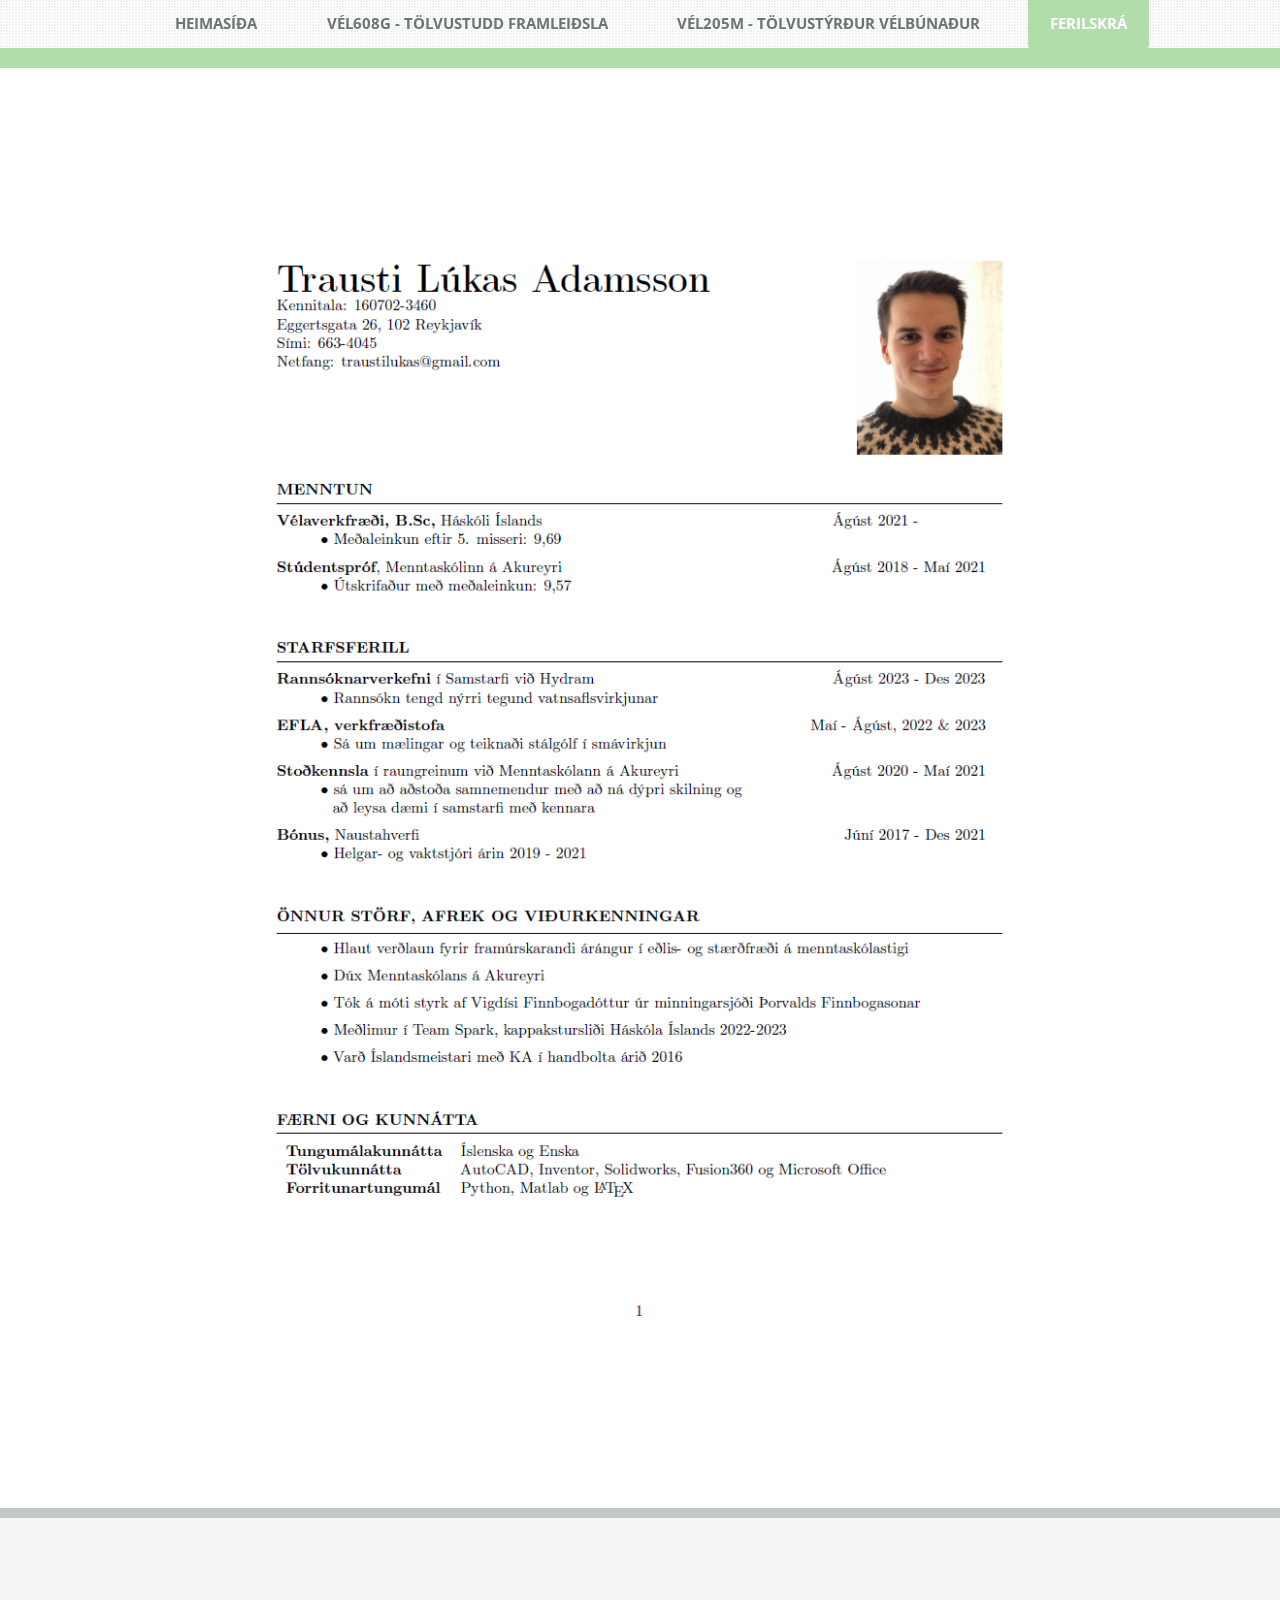
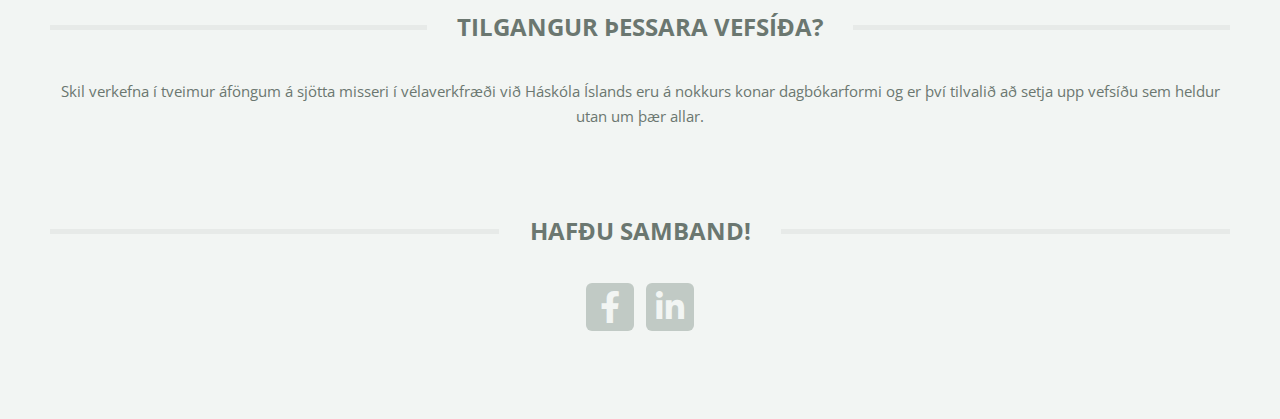
<file: Ferilskra.html>
<!DOCTYPE HTML>
<!--
	TXT by HTML5 UP
	html5up.net | @ajlkn
	Free for personal and commercial use under the CCA 3.0 license (html5up.net/license)
-->
<html>
	<head>
		<title>Ferilskrá - Trausti Lúkas</title>
		<meta charset="utf-8" />
		<meta name="viewport" content="width=device-width, initial-scale=1, user-scalable=no" />
		<link rel="stylesheet" href="assets/css/main.css" />
	</head>
	<body class="is-preload">
		<div id="page-wrapper">

			<!-- Header -->
			

            <!-- Nav -->
				<nav id="nav">
					<ul>
						<li><a href="index.html">Heimasíða</a></li>
                        
						<li>
							<a href="#">VÉL608G - Tölvustudd framleiðsla</a>
							<ul>
								<li><a href="vel608G-verkefni1.html">Verkefni 1 - Vefsíðugerð</a></li>
								<li><a href="vel608G-verkefni2.html">Verkefni 2 - Geislaskurður </a></li>
								<li><a href="vel608G-verkefni3.html">Verkefni 3 - Þrívíddarprentun</a></li>
								<li><a href="vel608G-verkefni4.html">Verkefni 4</a></li>
                                <li><a href="vel608G-verkefni5.html">Verkefni 5</a></li>
                                <li><a href="vel608G-lokaverkefni.html">Lokaverkefni</a></li>
							</ul>
						</li>
                        
						<li>
							<a href="#">VÉL205M - Tölvustýrður vélbúnaður</a>
							<ul>
								<li><a href="vel205M-verkefni1.html">Verkefni 1 - Forritari og ...</a></li>
								<li><a href="vel205M-verkefni2.html">Verkefni 2</a></li>
								<li><a href="vel205M-verkefni3.html">Verkefni 3</a></li>
								<li><a href="vel205M-verkefni4.html">Verkefni 4</a></li>
                                <li><a href="vel205M-verkefni5.html">Verkefni 5</a></li>
                                <li><a href="vel205M-lokaverkefni.html">Lokaverkefni</a></li>
							</ul>
						</li>

						<li class="current"><a href="Ferilskra.html">Ferilskrá</a></li>
            
					</ul>
				</nav>

			<!-- Main -->
				<section id="main">
					<div class="container">
						<div class="row">
							<div class="col-12">
								<div class="content">

									<!-- Content -->

										<article class="box page-content">

											

											<section>
												<img src="images/ferilskra.png" alt="Description of the image" style="width: 80%; margin: 0 auto; display: block;">
												
											</section>

											
										</article>

								</div>
							</div>
							<div class="col-12">

				

							</div>
						</div>
					</div>
				</section>

			<!-- Footer -->
				<footer id="footer">
					<div class="container">
						<div class="row gtr-200">
							<div class="col-12">

								<!-- About -->
									<section>
										<h2 class="major"><span>Tilgangur þessara vefsíða?</span></h2>
										<p>
											Skil verkefna í tveimur áföngum á sjötta misseri í vélaverkfræði við Háskóla Íslands eru á nokkurs konar dagbókarformi og er því tilvalið að setja upp vefsíðu sem heldur utan um þær allar.
										</p>
									</section>

							</div>
							<div class="col-12">

								<!-- Contact -->
									<section>
										<h2 class="major"><span>Hafðu samband!</span></h2>
										<ul class="contact">
											<li><a class="icon brands fa-facebook-f" href="https://www.facebook.com/profile.php?id=100004983438826&sk=about"><span class="label">Facebook</span></a></li>
											<li><a class="icon brands fa-linkedin-in" href="https://www.linkedin.com/in/trausti-lukas-adamsson-3b097a293/"><span class="label">LinkedIn</span></a></li>
										</ul>
									</section>

							</div>
						</div>

					

					</div>
				</footer>

		</div>

		<!-- Scripts -->
			<script src="assets/js/jquery.min.js"></script>
			<script src="assets/js/jquery.dropotron.min.js"></script>
			<script src="assets/js/jquery.scrolly.min.js"></script>
			<script src="assets/js/browser.min.js"></script>
			<script src="assets/js/breakpoints.min.js"></script>
			<script src="assets/js/util.js"></script>
			<script src="assets/js/main.js"></script>

	</body>
</html>
</file>
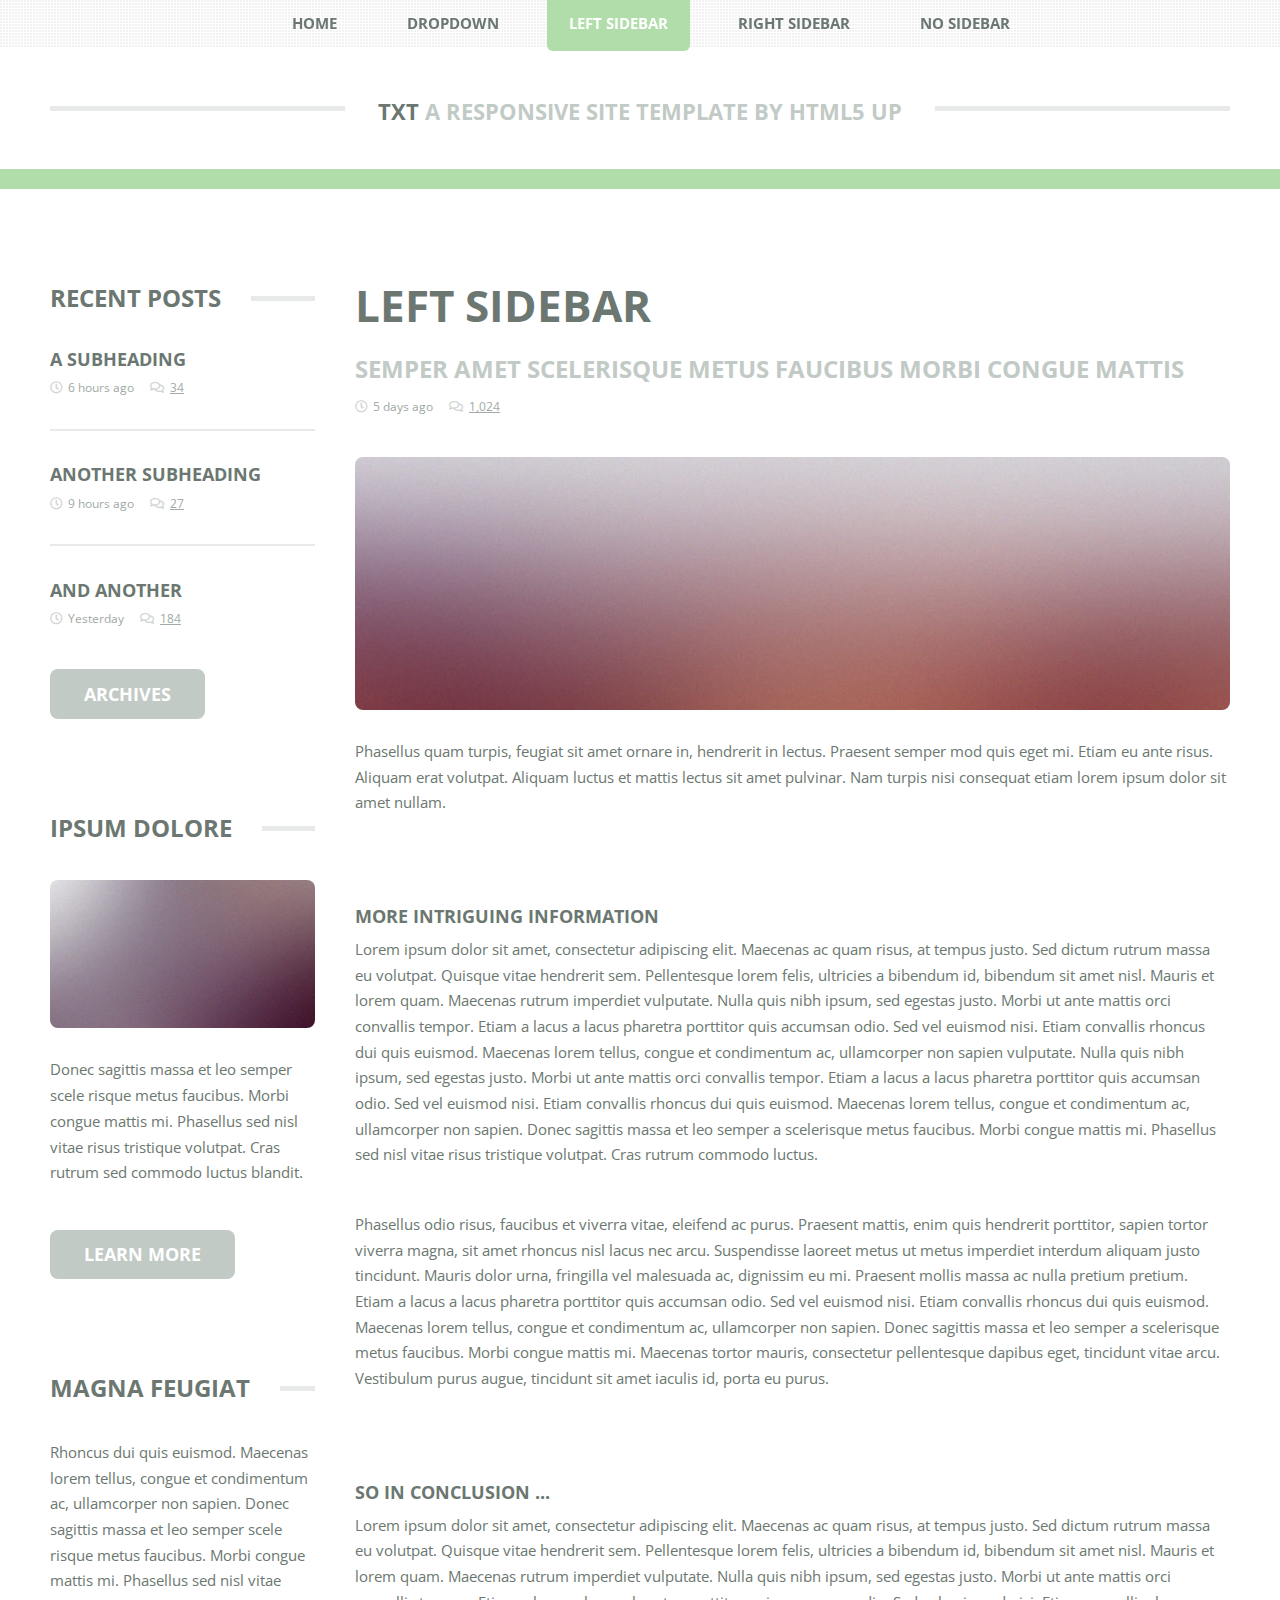
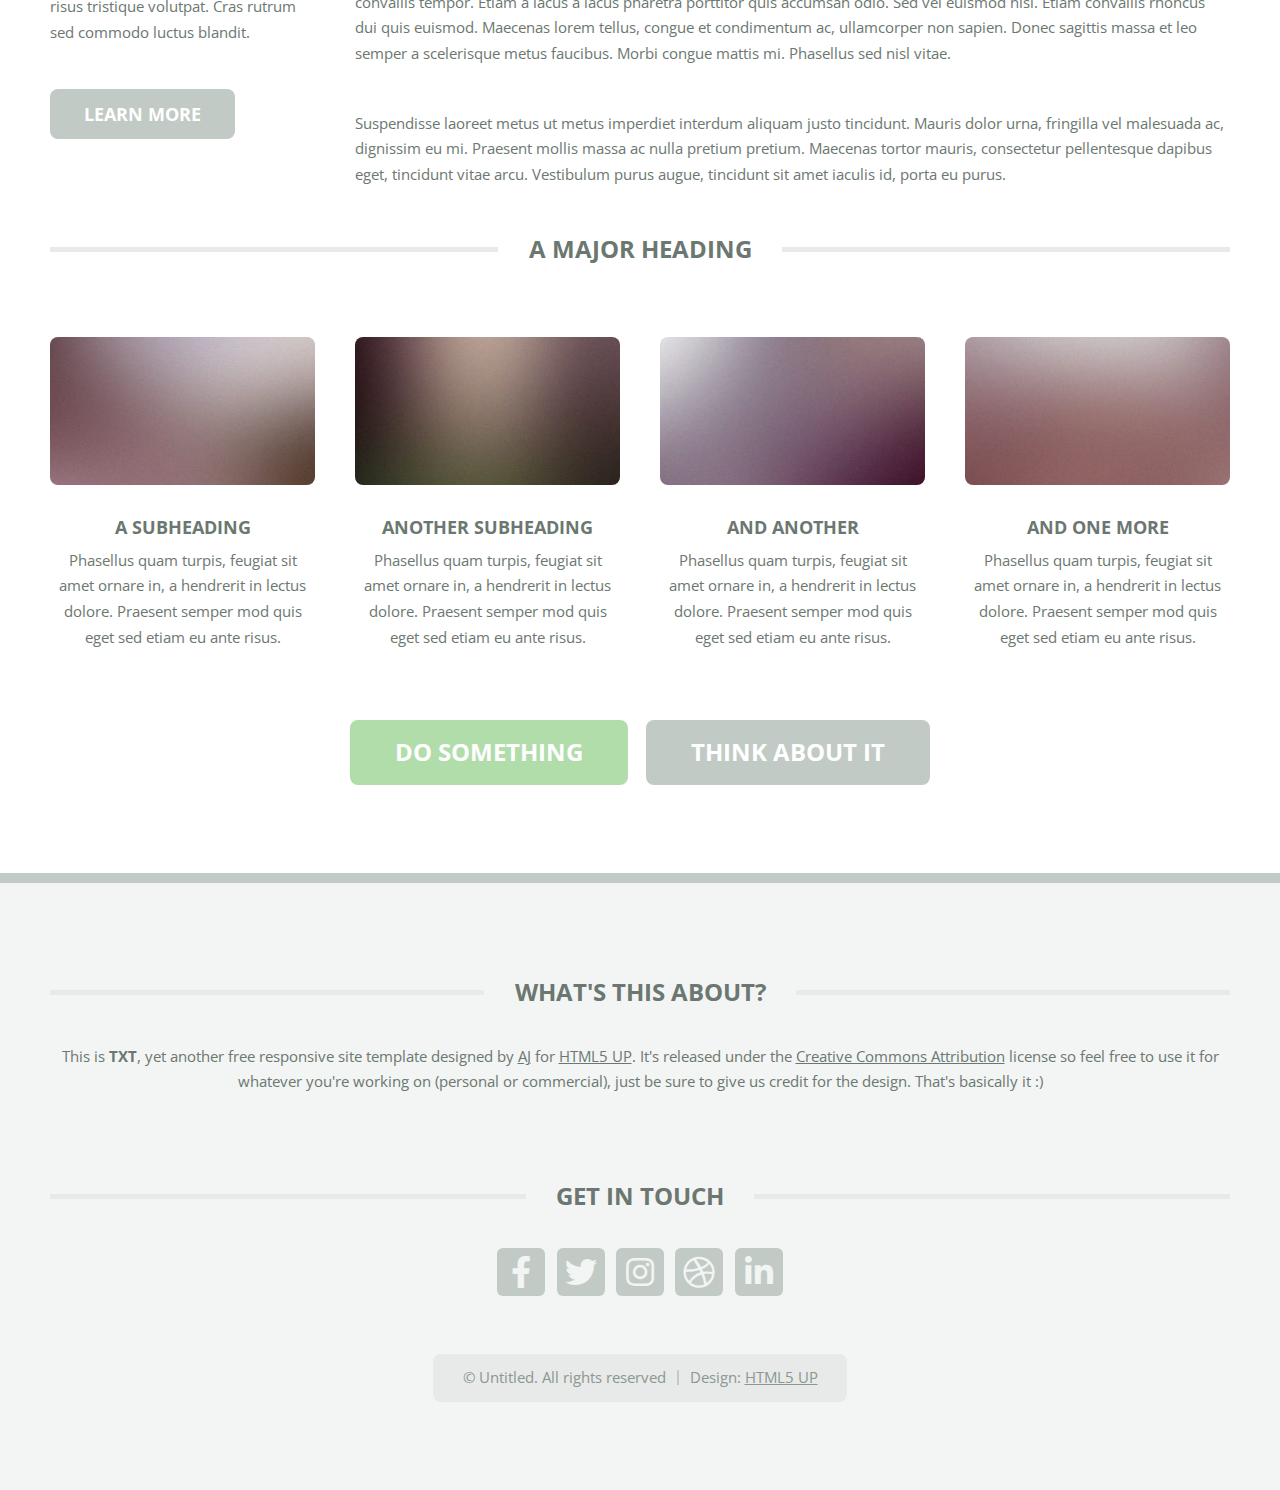
<file: left-sidebar.html>
<!DOCTYPE HTML>
<!--
	TXT by HTML5 UP
	html5up.net | @ajlkn
	Free for personal and commercial use under the CCA 3.0 license (html5up.net/license)
-->
<html>
	<head>
		<title>Left Sidebar - TXT by HTML5 UP</title>
		<meta charset="utf-8" />
		<meta name="viewport" content="width=device-width, initial-scale=1, user-scalable=no" />
		<link rel="stylesheet" href="assets/css/main.css" />
	</head>
	<body class="is-preload">
		<div id="page-wrapper">

			<!-- Header -->
				<header id="header">
					<div class="logo container">
						<div>
							<h1><a href="index.html" id="logo">TXT</a></h1>
							<p>A responsive site template by HTML5 UP</p>
						</div>
					</div>
				</header>

			<!-- Nav -->
				<nav id="nav">
					<ul>
						<li><a href="index.html">Home</a></li>
						<li>
							<a href="#">Dropdown</a>
							<ul>
								<li><a href="#">Lorem ipsum dolor</a></li>
								<li><a href="#">Magna phasellus</a></li>
								<li>
									<a href="#">Phasellus consequat</a>
									<ul>
										<li><a href="#">Lorem ipsum dolor</a></li>
										<li><a href="#">Phasellus consequat</a></li>
										<li><a href="#">Magna phasellus</a></li>
										<li><a href="#">Etiam dolore nisl</a></li>
									</ul>
								</li>
								<li><a href="#">Veroeros feugiat</a></li>
							</ul>
						</li>
						<li class="current"><a href="left-sidebar.html">Left Sidebar</a></li>
						<li><a href="right-sidebar.html">Right Sidebar</a></li>
						<li><a href="no-sidebar.html">No Sidebar</a></li>
					</ul>
				</nav>

			<!-- Main -->
				<section id="main">
					<div class="container">
						<div class="row">
							<div class="col-3 col-12-medium">
								<div class="sidebar">

									<!-- Sidebar -->

										<!-- Recent Posts -->
											<section>
												<h2 class="major"><span>Recent Posts</span></h2>
												<ul class="divided">
													<li>
														<article class="box post-summary">
															<h3><a href="#">A Subheading</a></h3>
															<ul class="meta">
																<li class="icon fa-clock">6 hours ago</li>
																<li class="icon fa-comments"><a href="#">34</a></li>
															</ul>
														</article>
													</li>
													<li>
														<article class="box post-summary">
															<h3><a href="#">Another Subheading</a></h3>
															<ul class="meta">
																<li class="icon fa-clock">9 hours ago</li>
																<li class="icon fa-comments"><a href="#">27</a></li>
															</ul>
														</article>
													</li>
													<li>
														<article class="box post-summary">
															<h3><a href="#">And Another</a></h3>
															<ul class="meta">
																<li class="icon fa-clock">Yesterday</li>
																<li class="icon fa-comments"><a href="#">184</a></li>
															</ul>
														</article>
													</li>
												</ul>
												<a href="#" class="button alt">Archives</a>
											</section>

										<!-- Something -->
											<section>
												<h2 class="major"><span>Ipsum Dolore</span></h2>
												<a href="#" class="image featured"><img src="images/pic03.jpg" alt="" /></a>
												<p>
													Donec sagittis massa et leo semper scele risque metus faucibus. Morbi congue mattis mi.
													Phasellus sed nisl vitae risus tristique volutpat. Cras rutrum sed commodo luctus blandit.
												</p>
												<a href="#" class="button alt">Learn more</a>
											</section>

										<!-- Something -->
											<section>
												<h2 class="major"><span>Magna Feugiat</span></h2>
												<p>
													Rhoncus dui quis euismod. Maecenas lorem tellus, congue et condimentum ac, ullamcorper non sapien.
													Donec sagittis massa et leo semper scele risque metus faucibus. Morbi congue mattis mi.
													Phasellus sed nisl vitae risus tristique volutpat. Cras rutrum sed commodo luctus blandit.
												</p>
												<a href="#" class="button alt">Learn more</a>
											</section>

								</div>
							</div>
							<div class="col-9 col-12-medium imp-medium">
								<div class="content">

									<!-- Content -->

										<article class="box page-content">

											<header>
												<h2>Left Sidebar</h2>
												<p>Semper amet scelerisque metus faucibus morbi congue mattis</p>
												<ul class="meta">
													<li class="icon fa-clock">5 days ago</li>
													<li class="icon fa-comments"><a href="#">1,024</a></li>
												</ul>
											</header>

											<section>
												<span class="image featured"><img src="images/pic05.jpg" alt="" /></span>
												<p>
													Phasellus quam turpis, feugiat sit amet ornare in, hendrerit in lectus.
													Praesent semper mod quis eget mi. Etiam eu ante risus. Aliquam erat volutpat.
													Aliquam luctus et mattis lectus sit amet pulvinar. Nam turpis nisi
													consequat etiam lorem ipsum dolor sit amet nullam.
												</p>
											</section>

											<section>
												<h3>More intriguing information</h3>
												<p>
													Lorem ipsum dolor sit amet, consectetur adipiscing elit. Maecenas ac quam risus, at tempus
													justo. Sed dictum rutrum massa eu volutpat. Quisque vitae hendrerit sem. Pellentesque lorem felis,
													ultricies a bibendum id, bibendum sit amet nisl. Mauris et lorem quam. Maecenas rutrum imperdiet
													vulputate. Nulla quis nibh ipsum, sed egestas justo. Morbi ut ante mattis orci convallis tempor.
													Etiam a lacus a lacus pharetra porttitor quis accumsan odio. Sed vel euismod nisi. Etiam convallis
													rhoncus dui quis euismod. Maecenas lorem tellus, congue et condimentum ac, ullamcorper non sapien
													vulputate. Nulla quis nibh ipsum, sed egestas justo. Morbi ut ante mattis orci convallis tempor.
													Etiam a lacus a lacus pharetra porttitor quis accumsan odio. Sed vel euismod nisi. Etiam convallis
													rhoncus dui quis euismod. Maecenas lorem tellus, congue et condimentum ac, ullamcorper non sapien.
													Donec sagittis massa et leo semper a scelerisque metus faucibus. Morbi congue mattis mi.
													Phasellus sed nisl vitae risus tristique volutpat. Cras rutrum commodo luctus.
												</p>
												<p>
													Phasellus odio risus, faucibus et viverra vitae, eleifend ac purus. Praesent mattis, enim
													quis hendrerit porttitor, sapien tortor viverra magna, sit amet rhoncus nisl lacus nec arcu.
													Suspendisse laoreet metus ut metus imperdiet interdum aliquam justo tincidunt. Mauris dolor urna,
													fringilla vel malesuada ac, dignissim eu mi. Praesent mollis massa ac nulla pretium pretium.
													Etiam a lacus a lacus pharetra porttitor quis accumsan odio. Sed vel euismod nisi. Etiam convallis
													rhoncus dui quis euismod. Maecenas lorem tellus, congue et condimentum ac, ullamcorper non sapien.
													Donec sagittis massa et leo semper a scelerisque metus faucibus. Morbi congue mattis mi.
													Maecenas tortor mauris, consectetur pellentesque dapibus eget, tincidunt vitae arcu.
													Vestibulum purus augue, tincidunt sit amet iaculis id, porta eu purus.
												</p>
											</section>

											<section>
												<h3>So in conclusion ...</h3>
												<p>
													Lorem ipsum dolor sit amet, consectetur adipiscing elit. Maecenas ac quam risus, at tempus
													justo. Sed dictum rutrum massa eu volutpat. Quisque vitae hendrerit sem. Pellentesque lorem felis,
													ultricies a bibendum id, bibendum sit amet nisl. Mauris et lorem quam. Maecenas rutrum imperdiet
													vulputate. Nulla quis nibh ipsum, sed egestas justo. Morbi ut ante mattis orci convallis tempor.
													Etiam a lacus a lacus pharetra porttitor quis accumsan odio. Sed vel euismod nisi. Etiam convallis
													rhoncus dui quis euismod. Maecenas lorem tellus, congue et condimentum ac, ullamcorper non sapien.
													Donec sagittis massa et leo semper a scelerisque metus faucibus. Morbi congue mattis mi.
													Phasellus sed nisl vitae.
												</p>
												<p>
													Suspendisse laoreet metus ut metus imperdiet interdum aliquam justo tincidunt. Mauris dolor urna,
													fringilla vel malesuada ac, dignissim eu mi. Praesent mollis massa ac nulla pretium pretium.
													Maecenas tortor mauris, consectetur pellentesque dapibus eget, tincidunt vitae arcu.
													Vestibulum purus augue, tincidunt sit amet iaculis id, porta eu purus.
												</p>
											</section>

										</article>

								</div>
							</div>
							<div class="col-12">

								<!-- Features -->
									<section class="box features">
										<h2 class="major"><span>A Major Heading</span></h2>
										<div>
											<div class="row">
												<div class="col-3 col-6-medium col-12-small">

													<!-- Feature -->
														<section class="box feature">
															<a href="#" class="image featured"><img src="images/pic01.jpg" alt="" /></a>
															<h3><a href="#">A Subheading</a></h3>
															<p>
																Phasellus quam turpis, feugiat sit amet ornare in, a hendrerit in
																lectus dolore. Praesent semper mod quis eget sed etiam eu ante risus.
															</p>
														</section>

												</div>
												<div class="col-3 col-6-medium col-12-small">

													<!-- Feature -->
														<section class="box feature">
															<a href="#" class="image featured"><img src="images/pic02.jpg" alt="" /></a>
															<h3><a href="#">Another Subheading</a></h3>
															<p>
																Phasellus quam turpis, feugiat sit amet ornare in, a hendrerit in
																lectus dolore. Praesent semper mod quis eget sed etiam eu ante risus.
															</p>
														</section>

												</div>
												<div class="col-3 col-6-medium col-12-small">

													<!-- Feature -->
														<section class="box feature">
															<a href="#" class="image featured"><img src="images/pic03.jpg" alt="" /></a>
															<h3><a href="#">And Another</a></h3>
															<p>
																Phasellus quam turpis, feugiat sit amet ornare in, a hendrerit in
																lectus dolore. Praesent semper mod quis eget sed etiam eu ante risus.
															</p>
														</section>

												</div>
												<div class="col-3 col-6-medium col-12-small">

													<!-- Feature -->
														<section class="box feature">
															<a href="#" class="image featured"><img src="images/pic04.jpg" alt="" /></a>
															<h3><a href="#">And One More</a></h3>
															<p>
																Phasellus quam turpis, feugiat sit amet ornare in, a hendrerit in
																lectus dolore. Praesent semper mod quis eget sed etiam eu ante risus.
															</p>
														</section>

												</div>
												<div class="col-12">
													<ul class="actions">
														<li><a href="#" class="button large">Do Something</a></li>
														<li><a href="#" class="button alt large">Think About It</a></li>
													</ul>
												</div>
											</div>
										</div>
									</section>

							</div>
						</div>
					</div>
				</section>

			<!-- Footer -->
				<footer id="footer">
					<div class="container">
						<div class="row gtr-200">
							<div class="col-12">

								<!-- About -->
									<section>
										<h2 class="major"><span>What's this about?</span></h2>
										<p>
											This is <strong>TXT</strong>, yet another free responsive site template designed by
											<a href="http://twitter.com/ajlkn">AJ</a> for <a href="http://html5up.net">HTML5 UP</a>. It's released under the
											<a href="http://html5up.net/license/">Creative Commons Attribution</a> license so feel free to use it for
											whatever you're working on (personal or commercial), just be sure to give us credit for the design.
											That's basically it :)
										</p>
									</section>

							</div>
							<div class="col-12">

								<!-- Contact -->
									<section>
										<h2 class="major"><span>Get in touch</span></h2>
										<ul class="contact">
											<li><a class="icon brands fa-facebook-f" href="#"><span class="label">Facebook</span></a></li>
											<li><a class="icon brands fa-twitter" href="#"><span class="label">Twitter</span></a></li>
											<li><a class="icon brands fa-instagram" href="#"><span class="label">Instagram</span></a></li>
											<li><a class="icon brands fa-dribbble" href="#"><span class="label">Dribbble</span></a></li>
											<li><a class="icon brands fa-linkedin-in" href="#"><span class="label">LinkedIn</span></a></li>
										</ul>
									</section>

							</div>
						</div>

						<!-- Copyright -->
							<div id="copyright">
								<ul class="menu">
									<li>&copy; Untitled. All rights reserved</li><li>Design: <a href="http://html5up.net">HTML5 UP</a></li>
								</ul>
							</div>

					</div>
				</footer>

		</div>

		<!-- Scripts -->
			<script src="assets/js/jquery.min.js"></script>
			<script src="assets/js/jquery.dropotron.min.js"></script>
			<script src="assets/js/jquery.scrolly.min.js"></script>
			<script src="assets/js/browser.min.js"></script>
			<script src="assets/js/breakpoints.min.js"></script>
			<script src="assets/js/util.js"></script>
			<script src="assets/js/main.js"></script>

	</body>
</html>
</file>
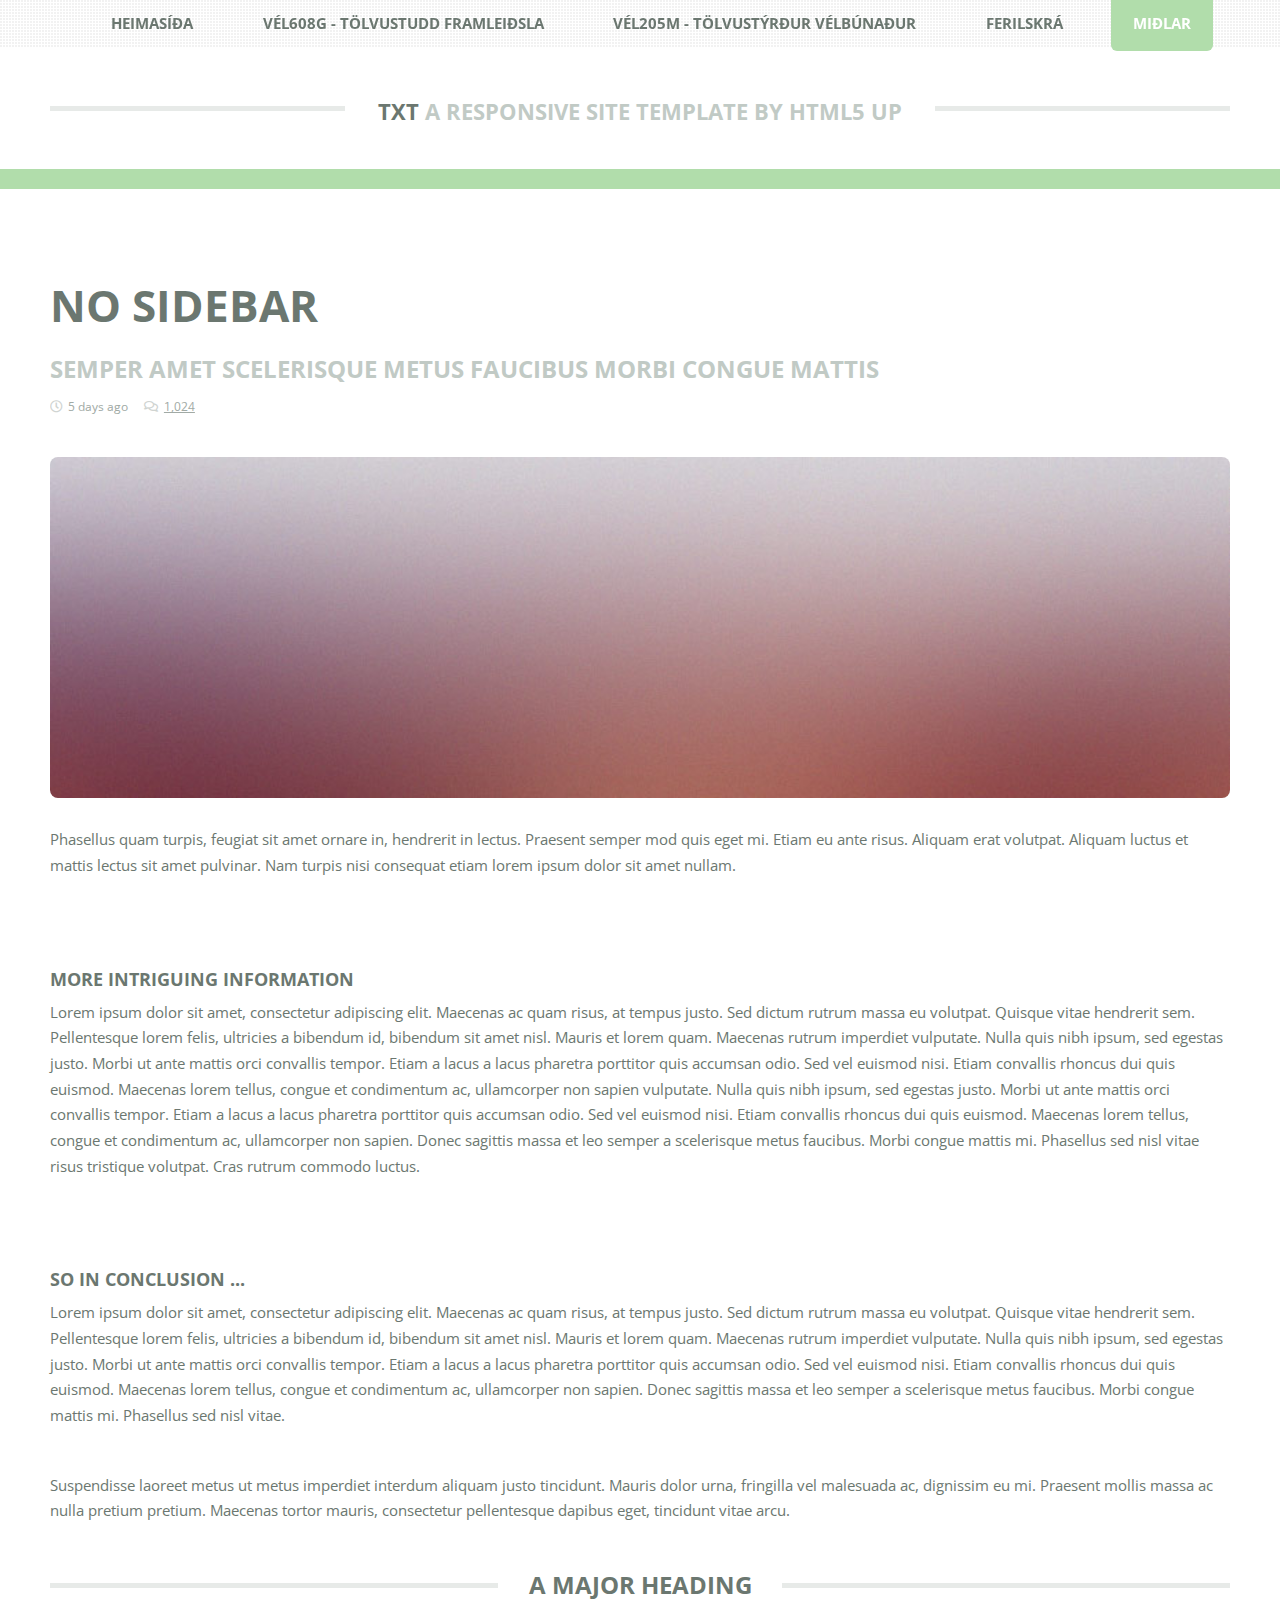
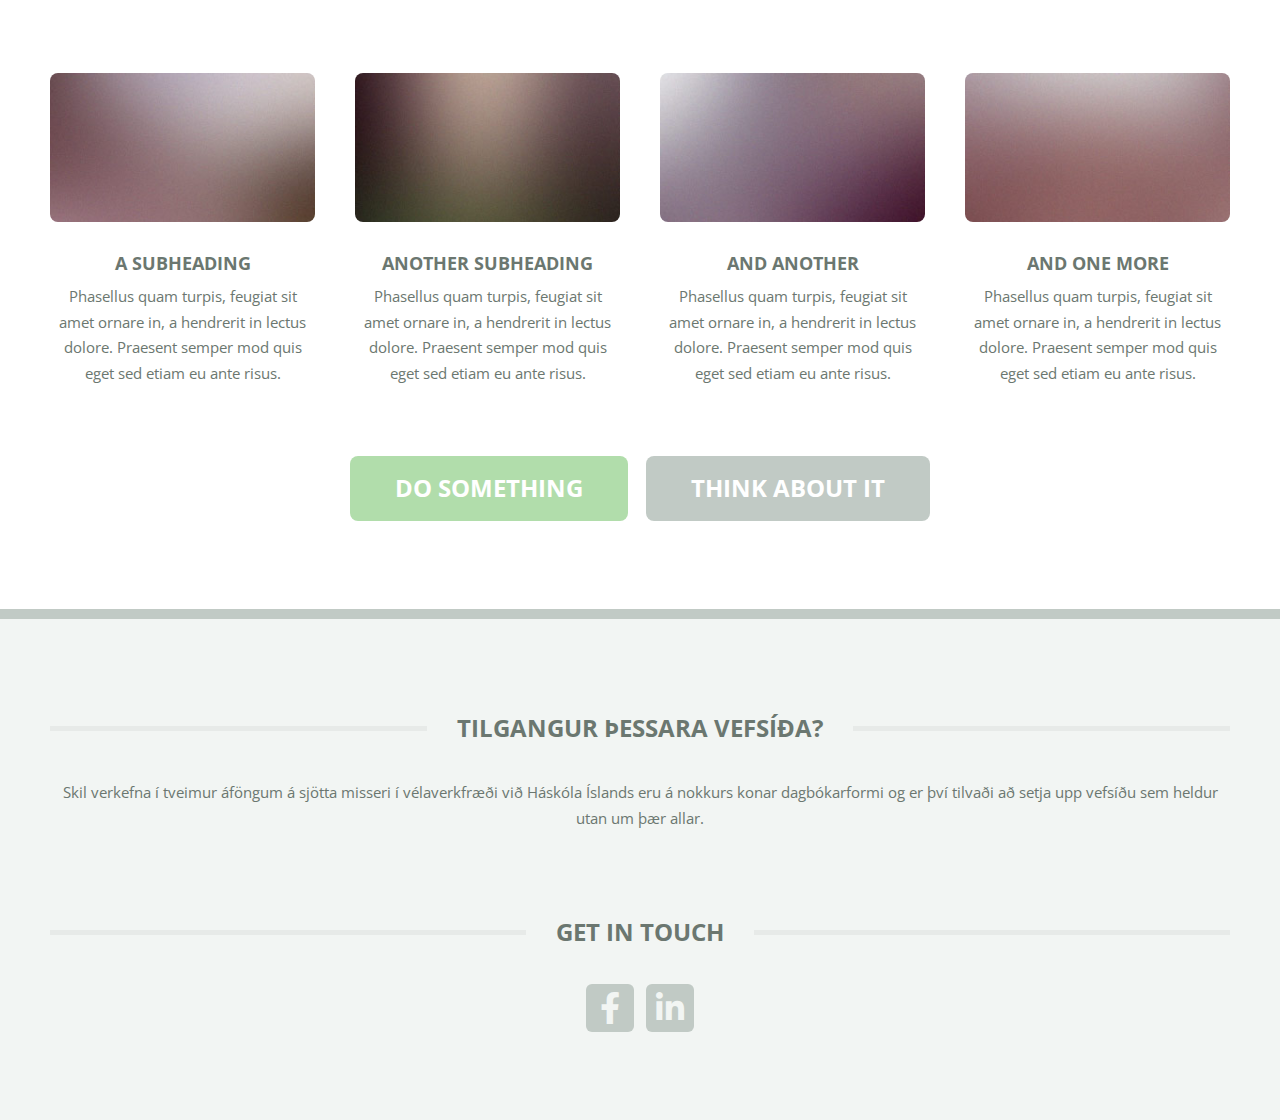
<file: midlar.html>
<!DOCTYPE HTML>
<!--
	TXT by HTML5 UP
	html5up.net | @ajlkn
	Free for personal and commercial use under the CCA 3.0 license (html5up.net/license)
-->
<html>
	<head>
		<title>No Sidebar - TXT by HTML5 UP</title>
		<meta charset="utf-8" />
		<meta name="viewport" content="width=device-width, initial-scale=1, user-scalable=no" />
		<link rel="stylesheet" href="assets/css/main.css" />
	</head>
	<body class="is-preload">
		<div id="page-wrapper">

			<!-- Header -->
				<header id="header">
					<div class="logo container">
						<div>
							<h1><a href="index.html" id="logo">TXT</a></h1>
							<p>A responsive site template by HTML5 UP</p>
						</div>
					</div>
				</header>

			 <!-- Nav -->
			<nav id="nav">
					<ul>
						<li><a href="index.html">Heimasíða</a></li>
                        
						<li>
							<a href="#">VÉL608G - Tölvustudd framleiðsla</a>
							<ul>
								<li><a href="#">Verkefni 1 - Vefsíðugerð</a></li>
								<li><a href="#">Verkefni 2</a></li>
								<li><a href="#">Verkefni 3</a></li>
								<li><a href="#">Verkefni 4</a></li>
                                <li><a href="#">Verkefni 5</a></li>
                                <li><a href="#">Lokaverkefni</a></li>
							</ul>
						</li>
                        
						<li>
							<a href="#">VÉL205M - Tölvustýrður vélbúnaður</a>
							<ul>
								<li><a href="#">Verkefni 1 - Forritari og ...</a></li>
								<li><a href="#">Verkefni 2</a></li>
								<li><a href="#">Verkefni 3</a></li>
								<li><a href="#">Verkefni 4</a></li>
                                <li><a href="#">Verkefni 5</a></li>
                                <li><a href="#">Lokaverkefni</a></li>
							</ul>
						</li>

						<li><a href="Ferilskra.html">Ferilskrá</a></li>
                        <li class="current"><a href="midlar.html">Miðlar</a></li>
					</ul>
				</nav>


			<!-- Main -->
				<section id="main">
					<div class="container">
						<div class="row">
							<div class="col-12">
								<div class="content">

									<!-- Content -->

										<article class="box page-content">

											<header>
												<h2>No Sidebar</h2>
												<p>Semper amet scelerisque metus faucibus morbi congue mattis</p>
												<ul class="meta">
													<li class="icon fa-clock">5 days ago</li>
													<li class="icon fa-comments"><a href="#">1,024</a></li>
												</ul>
											</header>

											<section>
												<span class="image featured"><img src="images/pic05.jpg" alt="" /></span>
												<p>
													Phasellus quam turpis, feugiat sit amet ornare in, hendrerit in lectus.
													Praesent semper mod quis eget mi. Etiam eu ante risus. Aliquam erat volutpat.
													Aliquam luctus et mattis lectus sit amet pulvinar. Nam turpis nisi
													consequat etiam lorem ipsum dolor sit amet nullam.
												</p>
											</section>

											<section>
												<h3>More intriguing information</h3>
												<p>
													Lorem ipsum dolor sit amet, consectetur adipiscing elit. Maecenas ac quam risus, at tempus
													justo. Sed dictum rutrum massa eu volutpat. Quisque vitae hendrerit sem. Pellentesque lorem felis,
													ultricies a bibendum id, bibendum sit amet nisl. Mauris et lorem quam. Maecenas rutrum imperdiet
													vulputate. Nulla quis nibh ipsum, sed egestas justo. Morbi ut ante mattis orci convallis tempor.
													Etiam a lacus a lacus pharetra porttitor quis accumsan odio. Sed vel euismod nisi. Etiam convallis
													rhoncus dui quis euismod. Maecenas lorem tellus, congue et condimentum ac, ullamcorper non sapien
													vulputate. Nulla quis nibh ipsum, sed egestas justo. Morbi ut ante mattis orci convallis tempor.
													Etiam a lacus a lacus pharetra porttitor quis accumsan odio. Sed vel euismod nisi. Etiam convallis
													rhoncus dui quis euismod. Maecenas lorem tellus, congue et condimentum ac, ullamcorper non sapien.
													Donec sagittis massa et leo semper a scelerisque metus faucibus. Morbi congue mattis mi.
													Phasellus sed nisl vitae risus tristique volutpat. Cras rutrum commodo luctus.
												</p>
											</section>

											<section>
												<h3>So in conclusion ...</h3>
												<p>
													Lorem ipsum dolor sit amet, consectetur adipiscing elit. Maecenas ac quam risus, at tempus
													justo. Sed dictum rutrum massa eu volutpat. Quisque vitae hendrerit sem. Pellentesque lorem felis,
													ultricies a bibendum id, bibendum sit amet nisl. Mauris et lorem quam. Maecenas rutrum imperdiet
													vulputate. Nulla quis nibh ipsum, sed egestas justo. Morbi ut ante mattis orci convallis tempor.
													Etiam a lacus a lacus pharetra porttitor quis accumsan odio. Sed vel euismod nisi. Etiam convallis
													rhoncus dui quis euismod. Maecenas lorem tellus, congue et condimentum ac, ullamcorper non sapien.
													Donec sagittis massa et leo semper a scelerisque metus faucibus. Morbi congue mattis mi.
													Phasellus sed nisl vitae.
												</p>
												<p>
													Suspendisse laoreet metus ut metus imperdiet interdum aliquam justo tincidunt. Mauris dolor urna,
													fringilla vel malesuada ac, dignissim eu mi. Praesent mollis massa ac nulla pretium pretium.
													Maecenas tortor mauris, consectetur pellentesque dapibus eget, tincidunt vitae arcu.
												</p>
											</section>

										</article>

								</div>
							</div>
							<div class="col-12">

								<!-- Features -->
									<section class="box features">
										<h2 class="major"><span>A Major Heading</span></h2>
										<div>
											<div class="row">
												<div class="col-3 col-6-medium col-12-small">

													<!-- Feature -->
														<section class="box feature">
															<a href="#" class="image featured"><img src="images/pic01.jpg" alt="" /></a>
															<h3><a href="#">A Subheading</a></h3>
															<p>
																Phasellus quam turpis, feugiat sit amet ornare in, a hendrerit in
																lectus dolore. Praesent semper mod quis eget sed etiam eu ante risus.
															</p>
														</section>

												</div>
												<div class="col-3 col-6-medium col-12-small">

													<!-- Feature -->
														<section class="box feature">
															<a href="#" class="image featured"><img src="images/pic02.jpg" alt="" /></a>
															<h3><a href="#">Another Subheading</a></h3>
															<p>
																Phasellus quam turpis, feugiat sit amet ornare in, a hendrerit in
																lectus dolore. Praesent semper mod quis eget sed etiam eu ante risus.
															</p>
														</section>

												</div>
												<div class="col-3 col-6-medium col-12-small">

													<!-- Feature -->
														<section class="box feature">
															<a href="#" class="image featured"><img src="images/pic03.jpg" alt="" /></a>
															<h3><a href="#">And Another</a></h3>
															<p>
																Phasellus quam turpis, feugiat sit amet ornare in, a hendrerit in
																lectus dolore. Praesent semper mod quis eget sed etiam eu ante risus.
															</p>
														</section>

												</div>
												<div class="col-3 col-6-medium col-12-small">

													<!-- Feature -->
														<section class="box feature">
															<a href="#" class="image featured"><img src="images/pic04.jpg" alt="" /></a>
															<h3><a href="#">And One More</a></h3>
															<p>
																Phasellus quam turpis, feugiat sit amet ornare in, a hendrerit in
																lectus dolore. Praesent semper mod quis eget sed etiam eu ante risus.
															</p>
														</section>

												</div>
												<div class="col-12">
													<ul class="actions">
														<li><a href="#" class="button large">Do Something</a></li>
														<li><a href="#" class="button alt large">Think About It</a></li>
													</ul>
												</div>
											</div>
										</div>
									</section>

							</div>
						</div>
					</div>
				</section>

			<!-- Footer -->
				<footer id="footer">
					<div class="container">
						<div class="row gtr-200">
							<div class="col-12">

								<!-- About -->
									<section>
										<h2 class="major"><span>Tilgangur þessara vefsíða?</span></h2>
										<p>
											Skil verkefna í tveimur áföngum á sjötta misseri í vélaverkfræði við Háskóla Íslands eru á nokkurs konar dagbókarformi og er því tilvaði að setja upp vefsíðu sem heldur utan um þær allar.
										</p>
									</section>

							</div>
							<div class="col-12">

								<!-- Contact -->
									<section>
										<h2 class="major"><span>Get in touch</span></h2>
										<ul class="contact">
											<li><a class="icon brands fa-facebook-f" href="https://www.facebook.com/profile.php?id=100004983438826&sk=about"><span class="label">Facebook</span></a></li>
											<li><a class="icon brands fa-linkedin-in" href="https://www.linkedin.com/in/trausti-lukas-adamsson-3b097a293/"><span class="label">LinkedIn</span></a></li>
										</ul>
									</section>

							</div>
						</div>


					</div>
				</footer>

		</div>

		<!-- Scripts -->
			<script src="assets/js/jquery.min.js"></script>
			<script src="assets/js/jquery.dropotron.min.js"></script>
			<script src="assets/js/jquery.scrolly.min.js"></script>
			<script src="assets/js/browser.min.js"></script>
			<script src="assets/js/breakpoints.min.js"></script>
			<script src="assets/js/util.js"></script>
			<script src="assets/js/main.js"></script>

	</body>
</html>
</file>
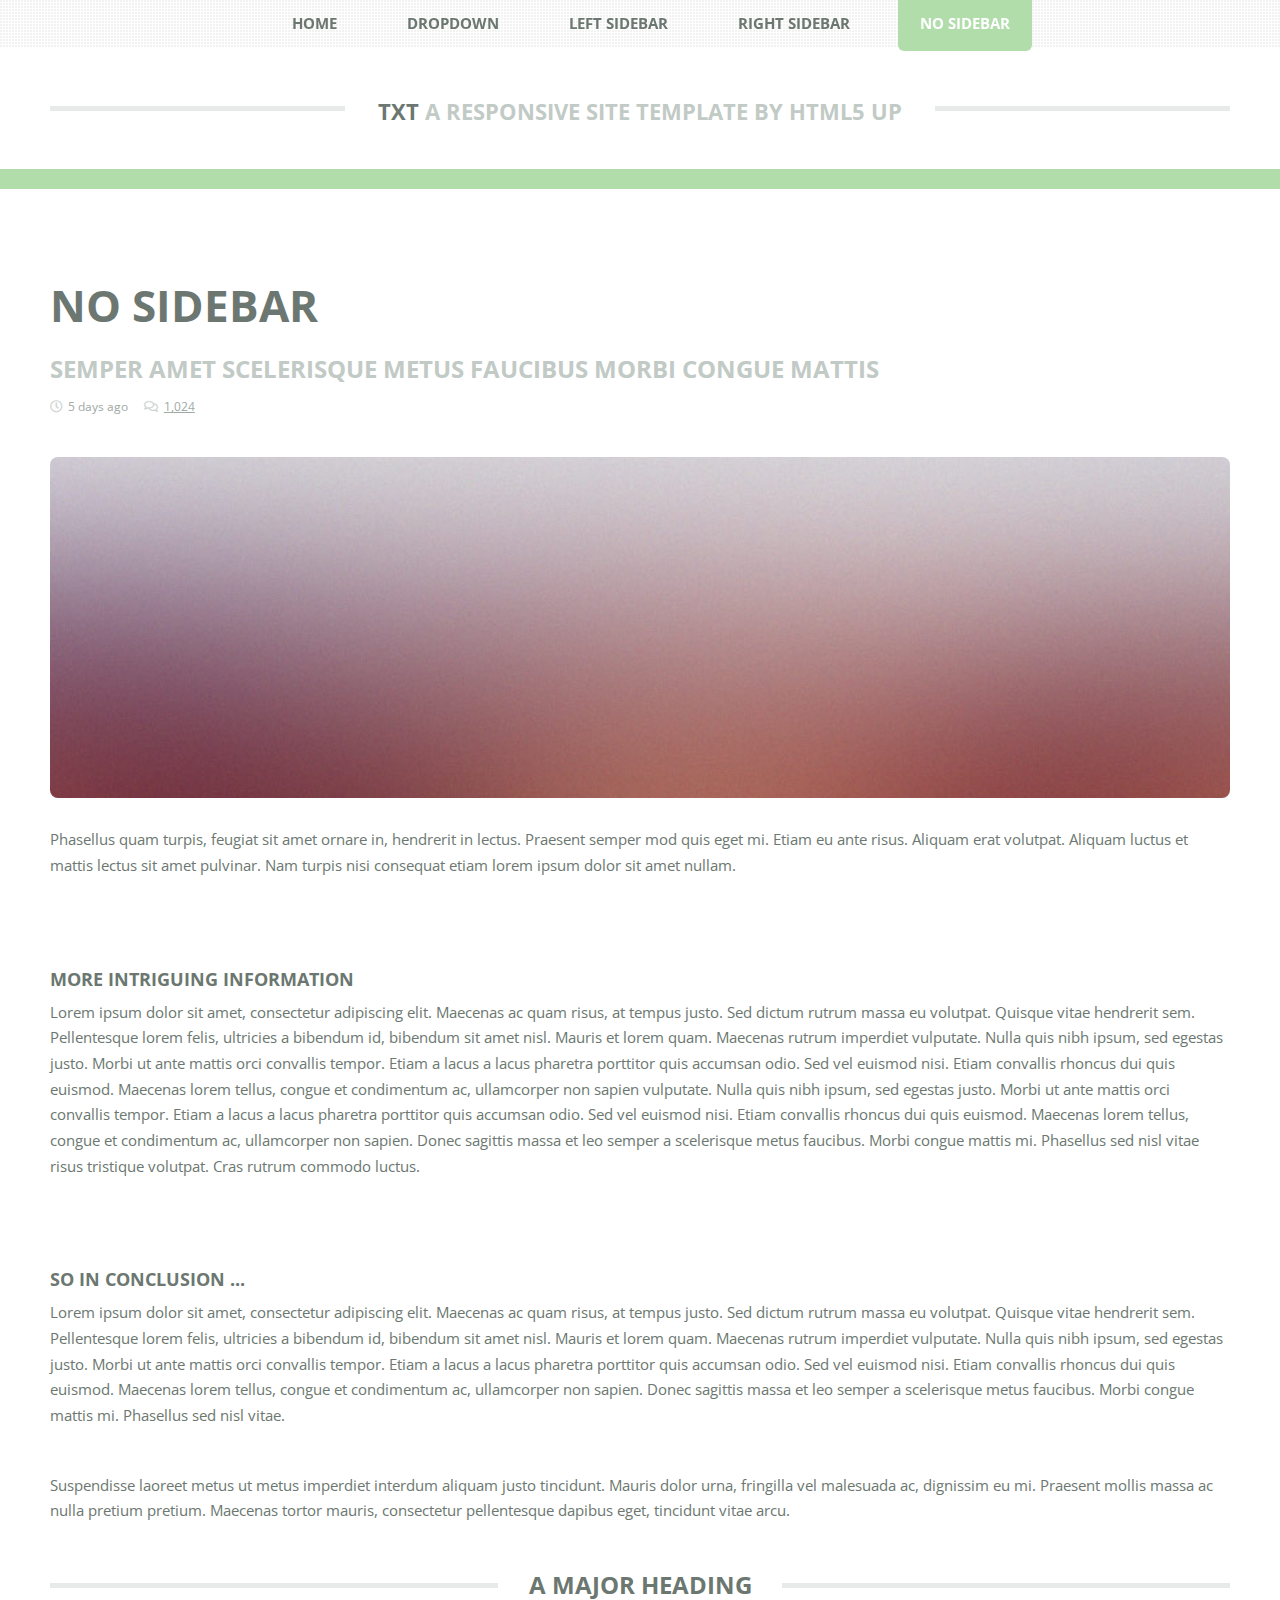
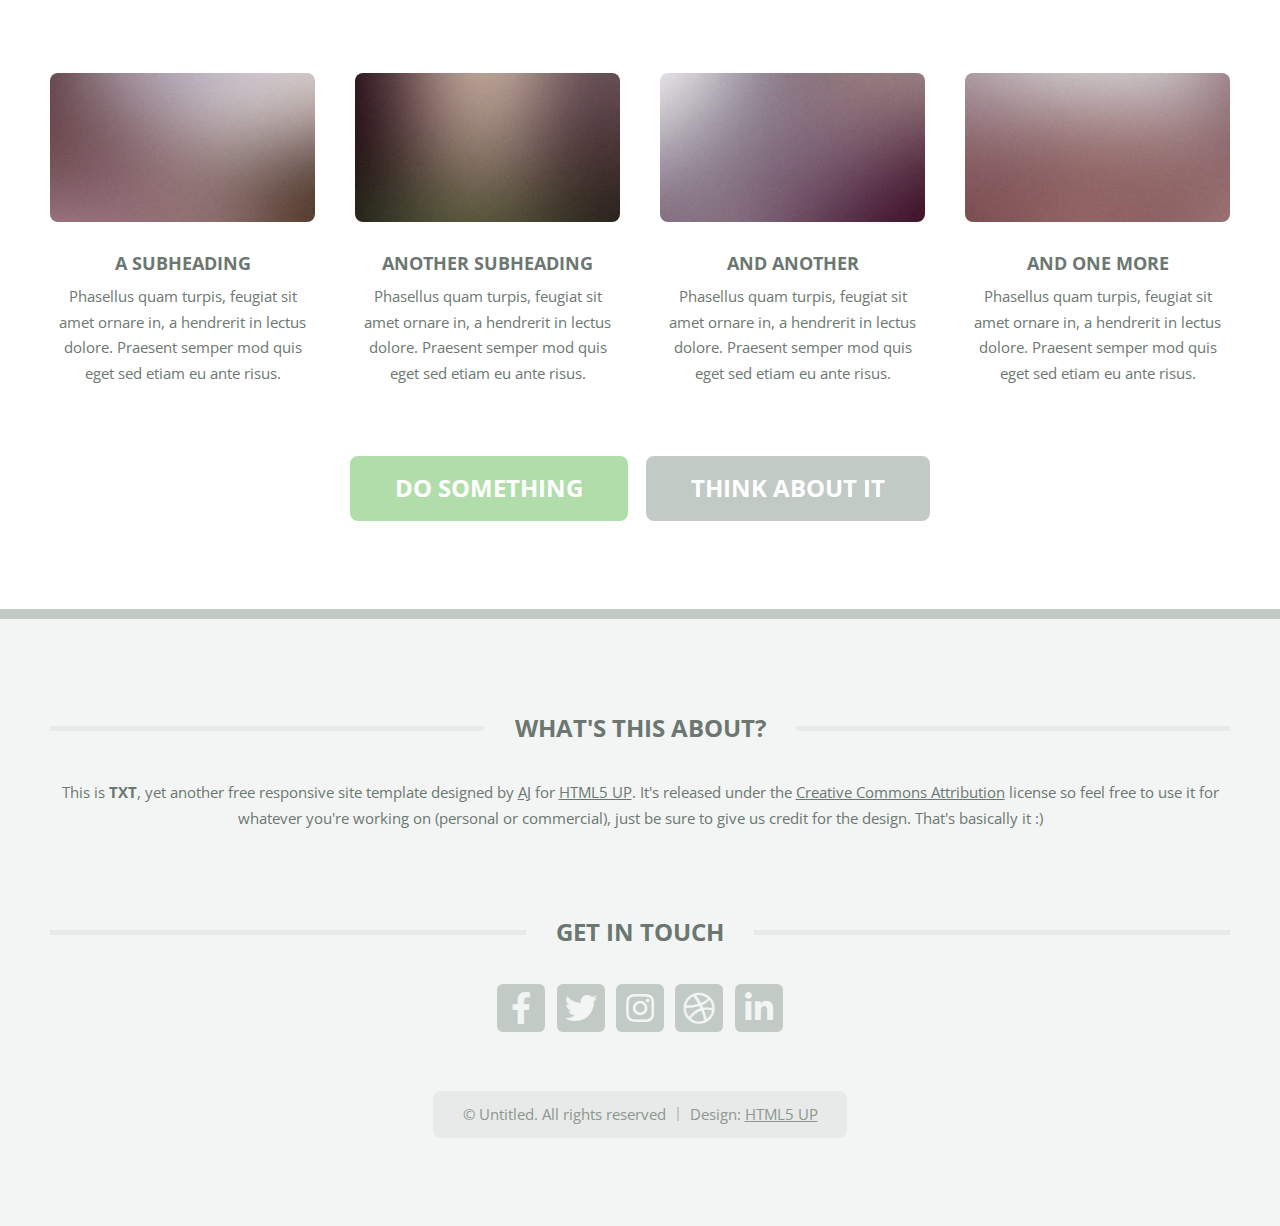
<file: no-sidebar.html>
<!DOCTYPE HTML>
<!--
	TXT by HTML5 UP
	html5up.net | @ajlkn
	Free for personal and commercial use under the CCA 3.0 license (html5up.net/license)
-->
<html>
	<head>
		<title>No Sidebar - TXT by HTML5 UP</title>
		<meta charset="utf-8" />
		<meta name="viewport" content="width=device-width, initial-scale=1, user-scalable=no" />
		<link rel="stylesheet" href="assets/css/main.css" />
	</head>
	<body class="is-preload">
		<div id="page-wrapper">

			<!-- Header -->
				<header id="header">
					<div class="logo container">
						<div>
							<h1><a href="index.html" id="logo">TXT</a></h1>
							<p>A responsive site template by HTML5 UP</p>
						</div>
					</div>
				</header>

			<!-- Nav -->
				<nav id="nav">
					<ul>
						<li><a href="index.html">Home</a></li>
						<li>
							<a href="#">Dropdown</a>
							<ul>
								<li><a href="#">Lorem ipsum dolor</a></li>
								<li><a href="#">Magna phasellus</a></li>
								<li>
									<a href="#">Phasellus consequat</a>
									<ul>
										<li><a href="#">Lorem ipsum dolor</a></li>
										<li><a href="#">Phasellus consequat</a></li>
										<li><a href="#">Magna phasellus</a></li>
										<li><a href="#">Etiam dolore nisl</a></li>
									</ul>
								</li>
								<li><a href="#">Veroeros feugiat</a></li>
							</ul>
						</li>
						<li><a href="left-sidebar.html">Left Sidebar</a></li>
						<li><a href="right-sidebar.html">Right Sidebar</a></li>
						<li class="current"><a href="no-sidebar.html">No Sidebar</a></li>
					</ul>
				</nav>

			<!-- Main -->
				<section id="main">
					<div class="container">
						<div class="row">
							<div class="col-12">
								<div class="content">

									<!-- Content -->

										<article class="box page-content">

											<header>
												<h2>No Sidebar</h2>
												<p>Semper amet scelerisque metus faucibus morbi congue mattis</p>
												<ul class="meta">
													<li class="icon fa-clock">5 days ago</li>
													<li class="icon fa-comments"><a href="#">1,024</a></li>
												</ul>
											</header>

											<section>
												<span class="image featured"><img src="images/pic05.jpg" alt="" /></span>
												<p>
													Phasellus quam turpis, feugiat sit amet ornare in, hendrerit in lectus.
													Praesent semper mod quis eget mi. Etiam eu ante risus. Aliquam erat volutpat.
													Aliquam luctus et mattis lectus sit amet pulvinar. Nam turpis nisi
													consequat etiam lorem ipsum dolor sit amet nullam.
												</p>
											</section>

											<section>
												<h3>More intriguing information</h3>
												<p>
													Lorem ipsum dolor sit amet, consectetur adipiscing elit. Maecenas ac quam risus, at tempus
													justo. Sed dictum rutrum massa eu volutpat. Quisque vitae hendrerit sem. Pellentesque lorem felis,
													ultricies a bibendum id, bibendum sit amet nisl. Mauris et lorem quam. Maecenas rutrum imperdiet
													vulputate. Nulla quis nibh ipsum, sed egestas justo. Morbi ut ante mattis orci convallis tempor.
													Etiam a lacus a lacus pharetra porttitor quis accumsan odio. Sed vel euismod nisi. Etiam convallis
													rhoncus dui quis euismod. Maecenas lorem tellus, congue et condimentum ac, ullamcorper non sapien
													vulputate. Nulla quis nibh ipsum, sed egestas justo. Morbi ut ante mattis orci convallis tempor.
													Etiam a lacus a lacus pharetra porttitor quis accumsan odio. Sed vel euismod nisi. Etiam convallis
													rhoncus dui quis euismod. Maecenas lorem tellus, congue et condimentum ac, ullamcorper non sapien.
													Donec sagittis massa et leo semper a scelerisque metus faucibus. Morbi congue mattis mi.
													Phasellus sed nisl vitae risus tristique volutpat. Cras rutrum commodo luctus.
												</p>
											</section>

											<section>
												<h3>So in conclusion ...</h3>
												<p>
													Lorem ipsum dolor sit amet, consectetur adipiscing elit. Maecenas ac quam risus, at tempus
													justo. Sed dictum rutrum massa eu volutpat. Quisque vitae hendrerit sem. Pellentesque lorem felis,
													ultricies a bibendum id, bibendum sit amet nisl. Mauris et lorem quam. Maecenas rutrum imperdiet
													vulputate. Nulla quis nibh ipsum, sed egestas justo. Morbi ut ante mattis orci convallis tempor.
													Etiam a lacus a lacus pharetra porttitor quis accumsan odio. Sed vel euismod nisi. Etiam convallis
													rhoncus dui quis euismod. Maecenas lorem tellus, congue et condimentum ac, ullamcorper non sapien.
													Donec sagittis massa et leo semper a scelerisque metus faucibus. Morbi congue mattis mi.
													Phasellus sed nisl vitae.
												</p>
												<p>
													Suspendisse laoreet metus ut metus imperdiet interdum aliquam justo tincidunt. Mauris dolor urna,
													fringilla vel malesuada ac, dignissim eu mi. Praesent mollis massa ac nulla pretium pretium.
													Maecenas tortor mauris, consectetur pellentesque dapibus eget, tincidunt vitae arcu.
												</p>
											</section>

										</article>

								</div>
							</div>
							<div class="col-12">

								<!-- Features -->
									<section class="box features">
										<h2 class="major"><span>A Major Heading</span></h2>
										<div>
											<div class="row">
												<div class="col-3 col-6-medium col-12-small">

													<!-- Feature -->
														<section class="box feature">
															<a href="#" class="image featured"><img src="images/pic01.jpg" alt="" /></a>
															<h3><a href="#">A Subheading</a></h3>
															<p>
																Phasellus quam turpis, feugiat sit amet ornare in, a hendrerit in
																lectus dolore. Praesent semper mod quis eget sed etiam eu ante risus.
															</p>
														</section>

												</div>
												<div class="col-3 col-6-medium col-12-small">

													<!-- Feature -->
														<section class="box feature">
															<a href="#" class="image featured"><img src="images/pic02.jpg" alt="" /></a>
															<h3><a href="#">Another Subheading</a></h3>
															<p>
																Phasellus quam turpis, feugiat sit amet ornare in, a hendrerit in
																lectus dolore. Praesent semper mod quis eget sed etiam eu ante risus.
															</p>
														</section>

												</div>
												<div class="col-3 col-6-medium col-12-small">

													<!-- Feature -->
														<section class="box feature">
															<a href="#" class="image featured"><img src="images/pic03.jpg" alt="" /></a>
															<h3><a href="#">And Another</a></h3>
															<p>
																Phasellus quam turpis, feugiat sit amet ornare in, a hendrerit in
																lectus dolore. Praesent semper mod quis eget sed etiam eu ante risus.
															</p>
														</section>

												</div>
												<div class="col-3 col-6-medium col-12-small">

													<!-- Feature -->
														<section class="box feature">
															<a href="#" class="image featured"><img src="images/pic04.jpg" alt="" /></a>
															<h3><a href="#">And One More</a></h3>
															<p>
																Phasellus quam turpis, feugiat sit amet ornare in, a hendrerit in
																lectus dolore. Praesent semper mod quis eget sed etiam eu ante risus.
															</p>
														</section>

												</div>
												<div class="col-12">
													<ul class="actions">
														<li><a href="#" class="button large">Do Something</a></li>
														<li><a href="#" class="button alt large">Think About It</a></li>
													</ul>
												</div>
											</div>
										</div>
									</section>

							</div>
						</div>
					</div>
				</section>

			<!-- Footer -->
				<footer id="footer">
					<div class="container">
						<div class="row gtr-200">
							<div class="col-12">

								<!-- About -->
									<section>
										<h2 class="major"><span>What's this about?</span></h2>
										<p>
											This is <strong>TXT</strong>, yet another free responsive site template designed by
											<a href="http://twitter.com/ajlkn">AJ</a> for <a href="http://html5up.net">HTML5 UP</a>. It's released under the
											<a href="http://html5up.net/license/">Creative Commons Attribution</a> license so feel free to use it for
											whatever you're working on (personal or commercial), just be sure to give us credit for the design.
											That's basically it :)
										</p>
									</section>

							</div>
							<div class="col-12">

								<!-- Contact -->
									<section>
										<h2 class="major"><span>Get in touch</span></h2>
										<ul class="contact">
											<li><a class="icon brands fa-facebook-f" href="#"><span class="label">Facebook</span></a></li>
											<li><a class="icon brands fa-twitter" href="#"><span class="label">Twitter</span></a></li>
											<li><a class="icon brands fa-instagram" href="#"><span class="label">Instagram</span></a></li>
											<li><a class="icon brands fa-dribbble" href="#"><span class="label">Dribbble</span></a></li>
											<li><a class="icon brands fa-linkedin-in" href="#"><span class="label">LinkedIn</span></a></li>
										</ul>
									</section>

							</div>
						</div>

						<!-- Copyright -->
							<div id="copyright">
								<ul class="menu">
									<li>&copy; Untitled. All rights reserved</li><li>Design: <a href="http://html5up.net">HTML5 UP</a></li>
								</ul>
							</div>

					</div>
				</footer>

		</div>

		<!-- Scripts -->
			<script src="assets/js/jquery.min.js"></script>
			<script src="assets/js/jquery.dropotron.min.js"></script>
			<script src="assets/js/jquery.scrolly.min.js"></script>
			<script src="assets/js/browser.min.js"></script>
			<script src="assets/js/breakpoints.min.js"></script>
			<script src="assets/js/util.js"></script>
			<script src="assets/js/main.js"></script>

	</body>
</html>
</file>
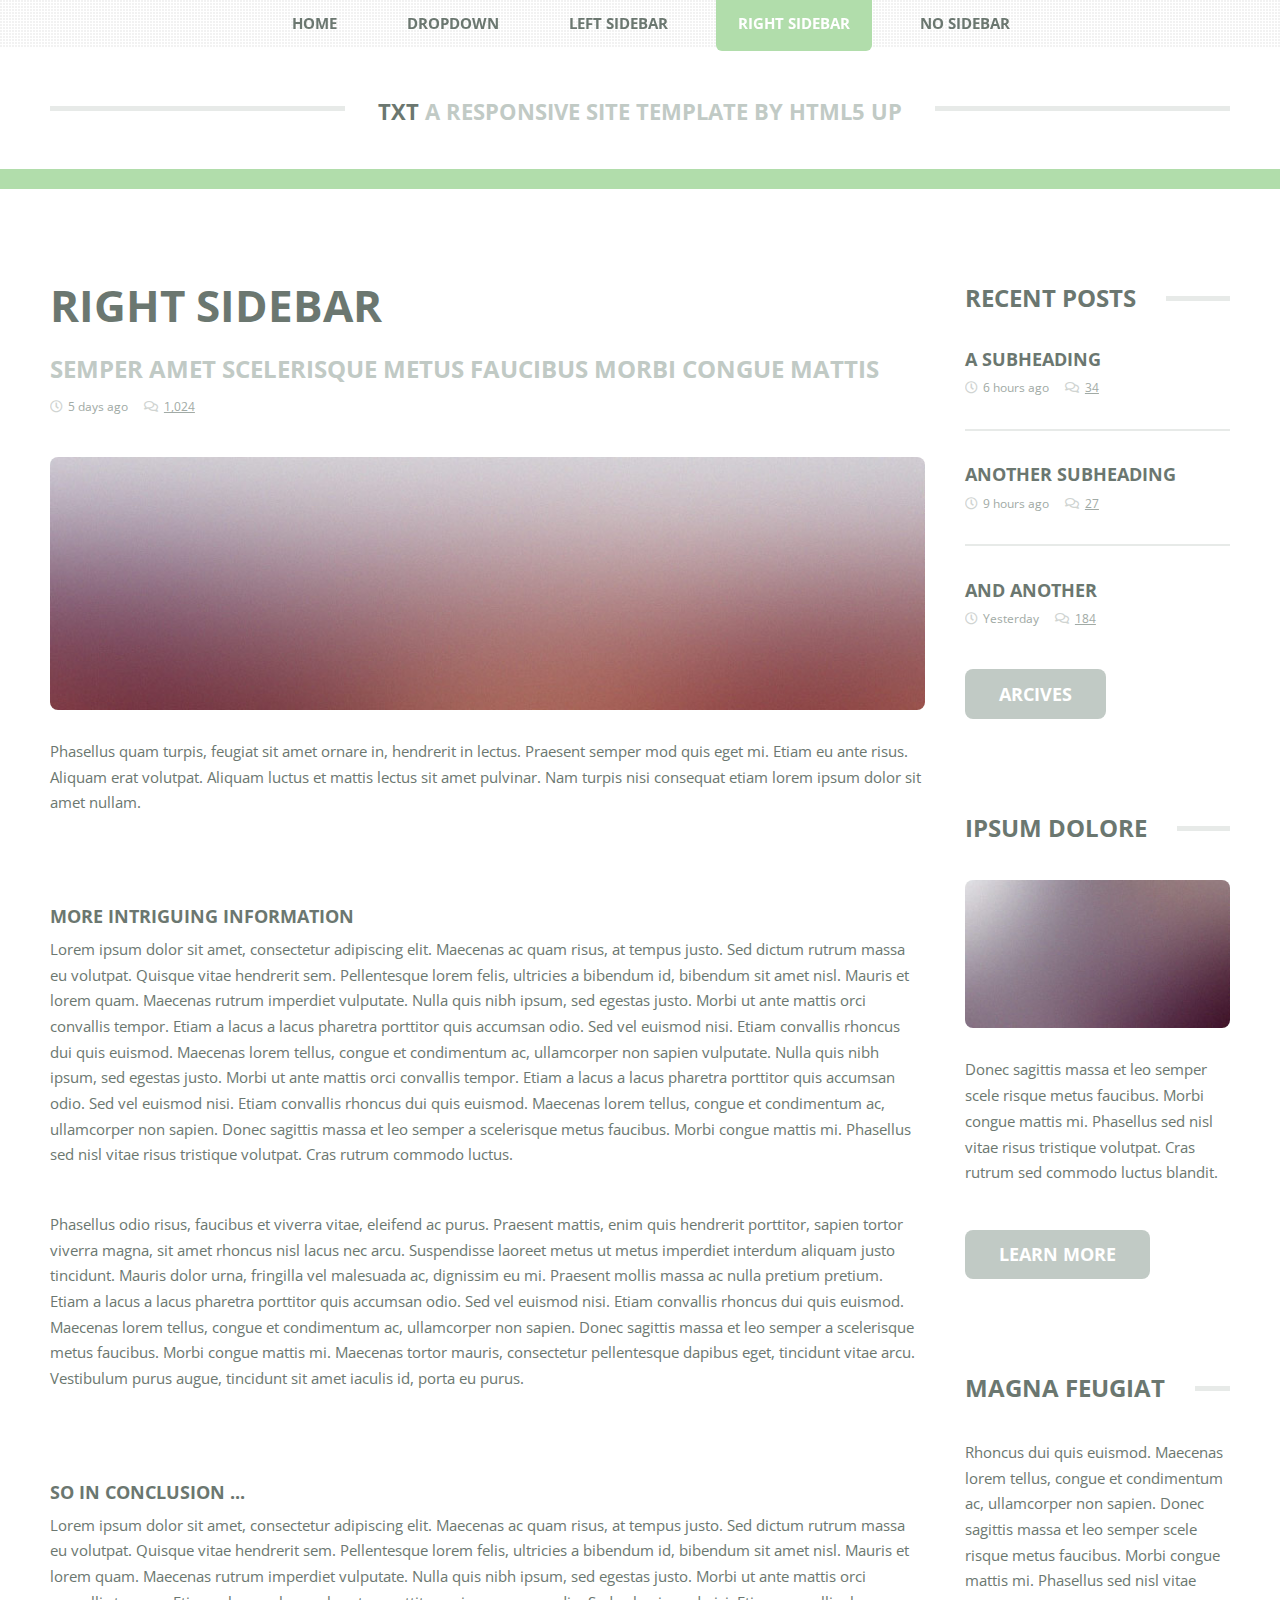
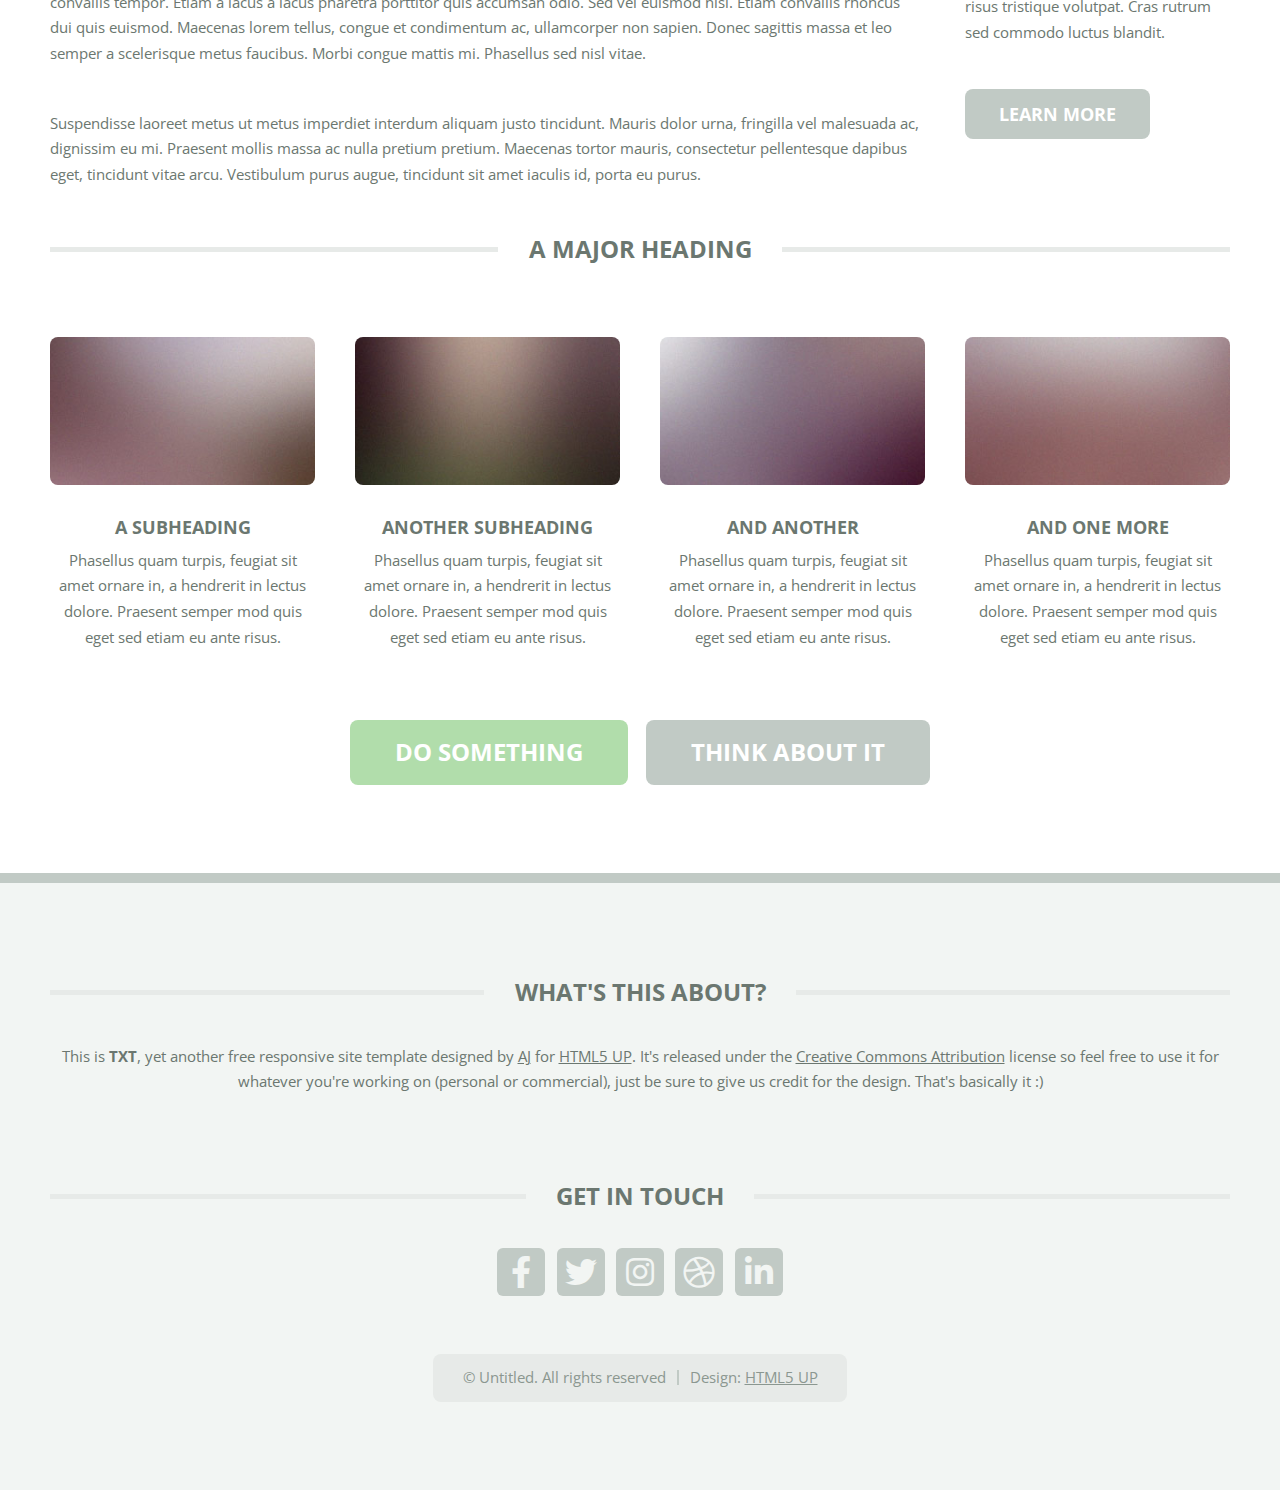
<file: right-sidebar.html>
<!DOCTYPE HTML>
<!--
	TXT by HTML5 UP
	html5up.net | @ajlkn
	Free for personal and commercial use under the CCA 3.0 license (html5up.net/license)
-->
<html>
	<head>
		<title>Right Sidebar - TXT by HTML5 UP</title>
		<meta charset="utf-8" />
		<meta name="viewport" content="width=device-width, initial-scale=1, user-scalable=no" />
		<link rel="stylesheet" href="assets/css/main.css" />
	</head>
	<body class="is-preload">
		<div id="page-wrapper">

			<!-- Header -->
				<header id="header">
					<div class="logo container">
						<div>
							<h1><a href="index.html" id="logo">TXT</a></h1>
							<p>A responsive site template by HTML5 UP</p>
						</div>
					</div>
				</header>

			<!-- Nav -->
				<nav id="nav">
					<ul>
						<li><a href="index.html">Home</a></li>
						<li>
							<a href="#">Dropdown</a>
							<ul>
								<li><a href="#">Lorem ipsum dolor</a></li>
								<li><a href="#">Magna phasellus</a></li>
								<li>
									<a href="#">Phasellus consequat</a>
									<ul>
										<li><a href="#">Lorem ipsum dolor</a></li>
										<li><a href="#">Phasellus consequat</a></li>
										<li><a href="#">Magna phasellus</a></li>
										<li><a href="#">Etiam dolore nisl</a></li>
									</ul>
								</li>
								<li><a href="#">Veroeros feugiat</a></li>
							</ul>
						</li>
						<li><a href="left-sidebar.html">Left Sidebar</a></li>
						<li class="current"><a href="right-sidebar.html">Right Sidebar</a></li>
						<li><a href="no-sidebar.html">No Sidebar</a></li>
					</ul>
				</nav>

			<!-- Main -->
				<section id="main">
					<div class="container">
						<div class="row">
							<div class="col-9 col-12-medium">
								<div class="content">

									<!-- Content -->

										<article class="box page-content">

											<header>
												<h2>Right Sidebar</h2>
												<p>Semper amet scelerisque metus faucibus morbi congue mattis</p>
												<ul class="meta">
													<li class="icon fa-clock">5 days ago</li>
													<li class="icon fa-comments"><a href="#">1,024</a></li>
												</ul>
											</header>

											<section>
												<span class="image featured"><img src="images/pic05.jpg" alt="" /></span>
												<p>
													Phasellus quam turpis, feugiat sit amet ornare in, hendrerit in lectus.
													Praesent semper mod quis eget mi. Etiam eu ante risus. Aliquam erat volutpat.
													Aliquam luctus et mattis lectus sit amet pulvinar. Nam turpis nisi
													consequat etiam lorem ipsum dolor sit amet nullam.
												</p>
											</section>

											<section>
												<h3>More intriguing information</h3>
												<p>
													Lorem ipsum dolor sit amet, consectetur adipiscing elit. Maecenas ac quam risus, at tempus
													justo. Sed dictum rutrum massa eu volutpat. Quisque vitae hendrerit sem. Pellentesque lorem felis,
													ultricies a bibendum id, bibendum sit amet nisl. Mauris et lorem quam. Maecenas rutrum imperdiet
													vulputate. Nulla quis nibh ipsum, sed egestas justo. Morbi ut ante mattis orci convallis tempor.
													Etiam a lacus a lacus pharetra porttitor quis accumsan odio. Sed vel euismod nisi. Etiam convallis
													rhoncus dui quis euismod. Maecenas lorem tellus, congue et condimentum ac, ullamcorper non sapien
													vulputate. Nulla quis nibh ipsum, sed egestas justo. Morbi ut ante mattis orci convallis tempor.
													Etiam a lacus a lacus pharetra porttitor quis accumsan odio. Sed vel euismod nisi. Etiam convallis
													rhoncus dui quis euismod. Maecenas lorem tellus, congue et condimentum ac, ullamcorper non sapien.
													Donec sagittis massa et leo semper a scelerisque metus faucibus. Morbi congue mattis mi.
													Phasellus sed nisl vitae risus tristique volutpat. Cras rutrum commodo luctus.
												</p>
												<p>
													Phasellus odio risus, faucibus et viverra vitae, eleifend ac purus. Praesent mattis, enim
													quis hendrerit porttitor, sapien tortor viverra magna, sit amet rhoncus nisl lacus nec arcu.
													Suspendisse laoreet metus ut metus imperdiet interdum aliquam justo tincidunt. Mauris dolor urna,
													fringilla vel malesuada ac, dignissim eu mi. Praesent mollis massa ac nulla pretium pretium.
													Etiam a lacus a lacus pharetra porttitor quis accumsan odio. Sed vel euismod nisi. Etiam convallis
													rhoncus dui quis euismod. Maecenas lorem tellus, congue et condimentum ac, ullamcorper non sapien.
													Donec sagittis massa et leo semper a scelerisque metus faucibus. Morbi congue mattis mi.
													Maecenas tortor mauris, consectetur pellentesque dapibus eget, tincidunt vitae arcu.
													Vestibulum purus augue, tincidunt sit amet iaculis id, porta eu purus.
												</p>
											</section>

											<section>
												<h3>So in conclusion ...</h3>
												<p>
													Lorem ipsum dolor sit amet, consectetur adipiscing elit. Maecenas ac quam risus, at tempus
													justo. Sed dictum rutrum massa eu volutpat. Quisque vitae hendrerit sem. Pellentesque lorem felis,
													ultricies a bibendum id, bibendum sit amet nisl. Mauris et lorem quam. Maecenas rutrum imperdiet
													vulputate. Nulla quis nibh ipsum, sed egestas justo. Morbi ut ante mattis orci convallis tempor.
													Etiam a lacus a lacus pharetra porttitor quis accumsan odio. Sed vel euismod nisi. Etiam convallis
													rhoncus dui quis euismod. Maecenas lorem tellus, congue et condimentum ac, ullamcorper non sapien.
													Donec sagittis massa et leo semper a scelerisque metus faucibus. Morbi congue mattis mi.
													Phasellus sed nisl vitae.
												</p>
												<p>
													Suspendisse laoreet metus ut metus imperdiet interdum aliquam justo tincidunt. Mauris dolor urna,
													fringilla vel malesuada ac, dignissim eu mi. Praesent mollis massa ac nulla pretium pretium.
													Maecenas tortor mauris, consectetur pellentesque dapibus eget, tincidunt vitae arcu.
													Vestibulum purus augue, tincidunt sit amet iaculis id, porta eu purus.
												</p>
											</section>

										</article>

								</div>
							</div>
							<div class="col-3 col-12-medium">
								<div class="sidebar">

									<!-- Sidebar -->

										<!-- Recent Posts -->
											<section>
												<h2 class="major"><span>Recent Posts</span></h2>
												<ul class="divided">
													<li>
														<article class="box post-summary">
															<h3><a href="#">A Subheading</a></h3>
															<ul class="meta">
																<li class="icon fa-clock">6 hours ago</li>
																<li class="icon fa-comments"><a href="#">34</a></li>
															</ul>
														</article>
													</li>
													<li>
														<article class="box post-summary">
															<h3><a href="#">Another Subheading</a></h3>
															<ul class="meta">
																<li class="icon fa-clock">9 hours ago</li>
																<li class="icon fa-comments"><a href="#">27</a></li>
															</ul>
														</article>
													</li>
													<li>
														<article class="box post-summary">
															<h3><a href="#">And Another</a></h3>
															<ul class="meta">
																<li class="icon fa-clock">Yesterday</li>
																<li class="icon fa-comments"><a href="#">184</a></li>
															</ul>
														</article>
													</li>
												</ul>
												<a href="#" class="button alt">Arcives</a>
											</section>

										<!-- Something -->
											<section>
												<h2 class="major"><span>Ipsum Dolore</span></h2>
												<a href="#" class="image featured"><img src="images/pic03.jpg" alt="" /></a>
												<p>
													Donec sagittis massa et leo semper scele risque metus faucibus. Morbi congue mattis mi.
													Phasellus sed nisl vitae risus tristique volutpat. Cras rutrum sed commodo luctus blandit.
												</p>
												<a href="#" class="button alt">Learn more</a>
											</section>

										<!-- Something -->
											<section>
												<h2 class="major"><span>Magna Feugiat</span></h2>
												<p>
													Rhoncus dui quis euismod. Maecenas lorem tellus, congue et condimentum ac, ullamcorper non sapien.
													Donec sagittis massa et leo semper scele risque metus faucibus. Morbi congue mattis mi.
													Phasellus sed nisl vitae risus tristique volutpat. Cras rutrum sed commodo luctus blandit.
												</p>
												<a href="#" class="button alt">Learn more</a>
											</section>

								</div>
							</div>
							<div class="col-12">

								<!-- Features -->
									<section class="box features">
										<h2 class="major"><span>A Major Heading</span></h2>
										<div>
											<div class="row">
												<div class="col-3 col-6-medium col-12-small">

													<!-- Feature -->
														<section class="box feature">
															<a href="#" class="image featured"><img src="images/pic01.jpg" alt="" /></a>
															<h3><a href="#">A Subheading</a></h3>
															<p>
																Phasellus quam turpis, feugiat sit amet ornare in, a hendrerit in
																lectus dolore. Praesent semper mod quis eget sed etiam eu ante risus.
															</p>
														</section>

												</div>
												<div class="col-3 col-6-medium col-12-small">

													<!-- Feature -->
														<section class="box feature">
															<a href="#" class="image featured"><img src="images/pic02.jpg" alt="" /></a>
															<h3><a href="#">Another Subheading</a></h3>
															<p>
																Phasellus quam turpis, feugiat sit amet ornare in, a hendrerit in
																lectus dolore. Praesent semper mod quis eget sed etiam eu ante risus.
															</p>
														</section>

												</div>
												<div class="col-3 col-6-medium col-12-small">

													<!-- Feature -->
														<section class="box feature">
															<a href="#" class="image featured"><img src="images/pic03.jpg" alt="" /></a>
															<h3><a href="#">And Another</a></h3>
															<p>
																Phasellus quam turpis, feugiat sit amet ornare in, a hendrerit in
																lectus dolore. Praesent semper mod quis eget sed etiam eu ante risus.
															</p>
														</section>

												</div>
												<div class="col-3 col-6-medium col-12-small">

													<!-- Feature -->
														<section class="box feature">
															<a href="#" class="image featured"><img src="images/pic04.jpg" alt="" /></a>
															<h3><a href="#">And One More</a></h3>
															<p>
																Phasellus quam turpis, feugiat sit amet ornare in, a hendrerit in
																lectus dolore. Praesent semper mod quis eget sed etiam eu ante risus.
															</p>
														</section>

												</div>
												<div class="col-12">
													<ul class="actions">
														<li><a href="#" class="button large">Do Something</a></li>
														<li><a href="#" class="button alt large">Think About It</a></li>
													</ul>
												</div>
											</div>
										</div>
									</section>

							</div>
						</div>
					</div>
				</section>

			<!-- Footer -->
				<footer id="footer">
					<div class="container">
						<div class="row gtr-200">
							<div class="col-12">

								<!-- About -->
									<section>
										<h2 class="major"><span>What's this about?</span></h2>
										<p>
											This is <strong>TXT</strong>, yet another free responsive site template designed by
											<a href="http://twitter.com/ajlkn">AJ</a> for <a href="http://html5up.net">HTML5 UP</a>. It's released under the
											<a href="http://html5up.net/license/">Creative Commons Attribution</a> license so feel free to use it for
											whatever you're working on (personal or commercial), just be sure to give us credit for the design.
											That's basically it :)
										</p>
									</section>

							</div>
							<div class="col-12">

								<!-- Contact -->
									<section>
										<h2 class="major"><span>Get in touch</span></h2>
										<ul class="contact">
											<li><a class="icon brands fa-facebook-f" href="#"><span class="label">Facebook</span></a></li>
											<li><a class="icon brands fa-twitter" href="#"><span class="label">Twitter</span></a></li>
											<li><a class="icon brands fa-instagram" href="#"><span class="label">Instagram</span></a></li>
											<li><a class="icon brands fa-dribbble" href="#"><span class="label">Dribbble</span></a></li>
											<li><a class="icon brands fa-linkedin-in" href="#"><span class="label">LinkedIn</span></a></li>
										</ul>
									</section>

							</div>
						</div>

						<!-- Copyright -->
							<div id="copyright">
								<ul class="menu">
									<li>&copy; Untitled. All rights reserved</li><li>Design: <a href="http://html5up.net">HTML5 UP</a></li>
								</ul>
							</div>

					</div>
				</footer>

		</div>

		<!-- Scripts -->
			<script src="assets/js/jquery.min.js"></script>
			<script src="assets/js/jquery.dropotron.min.js"></script>
			<script src="assets/js/jquery.scrolly.min.js"></script>
			<script src="assets/js/browser.min.js"></script>
			<script src="assets/js/breakpoints.min.js"></script>
			<script src="assets/js/util.js"></script>
			<script src="assets/js/main.js"></script>

	</body>
</html>
</file>
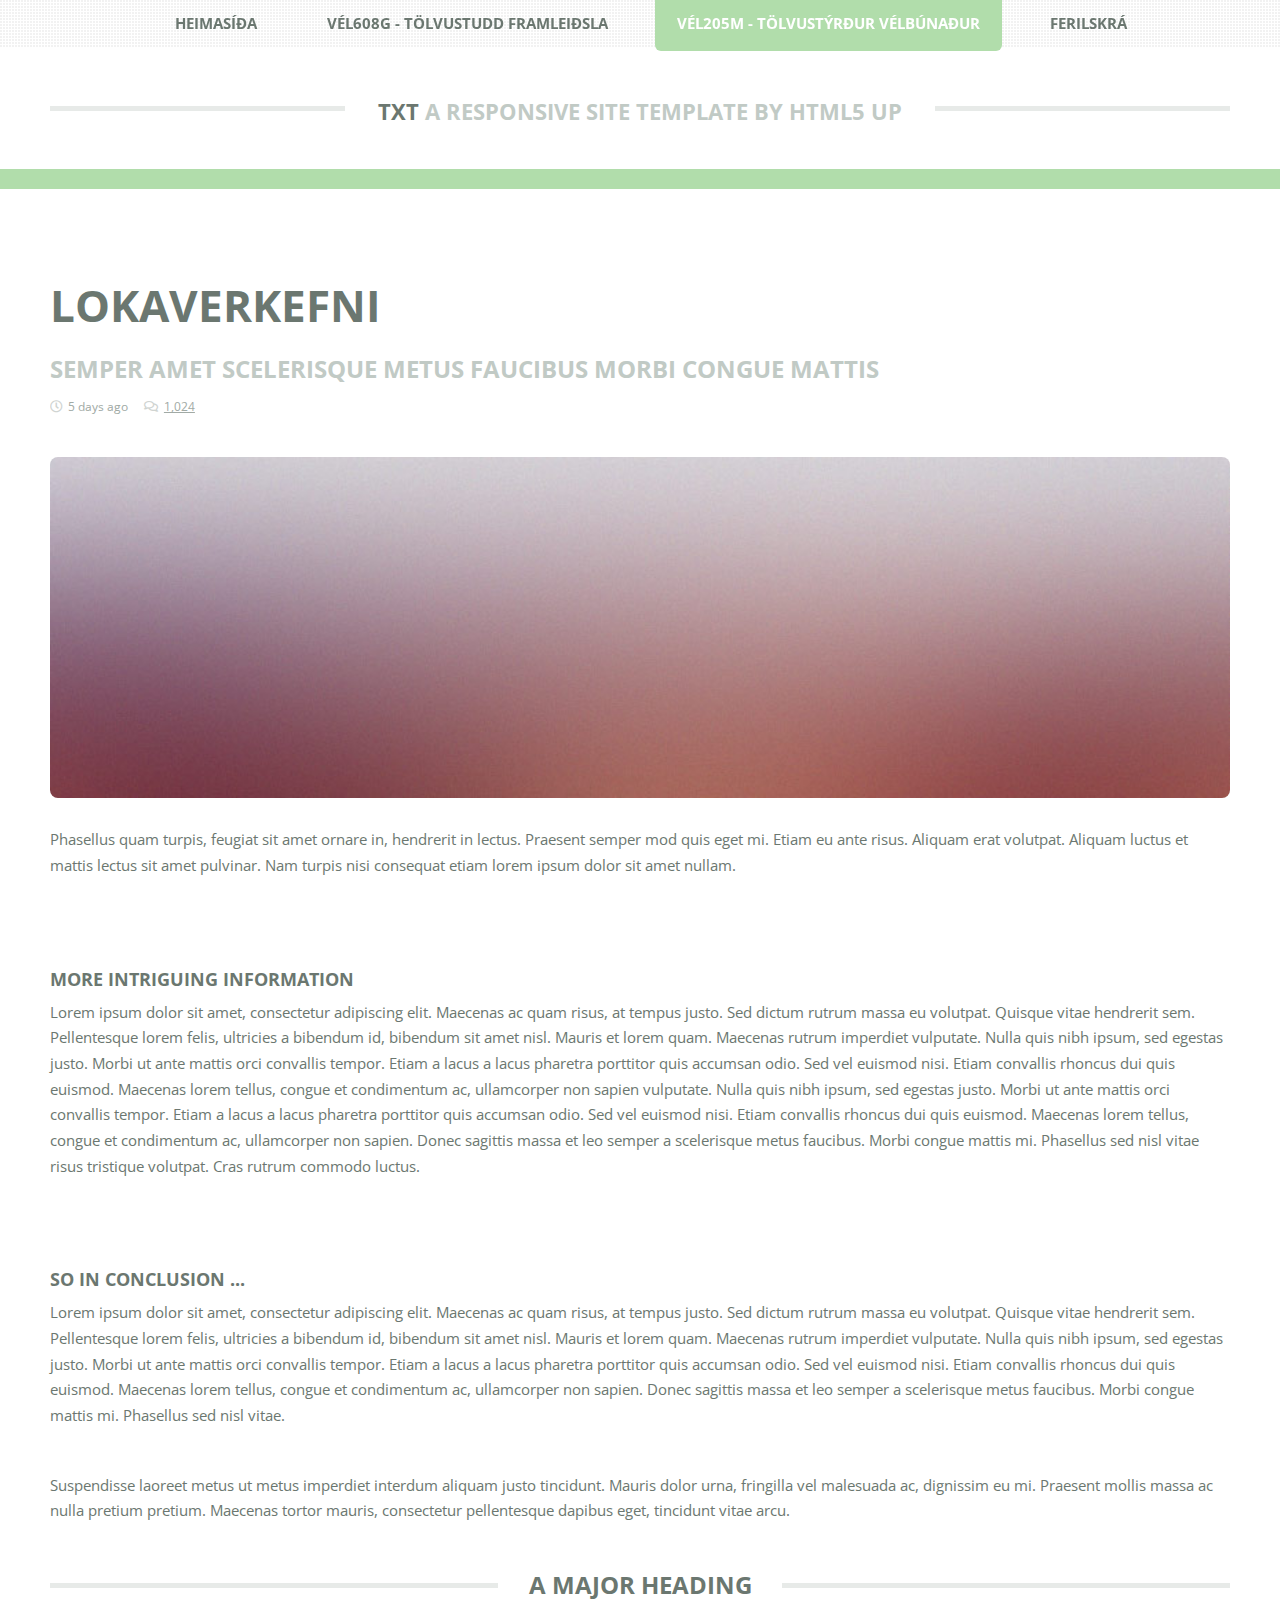
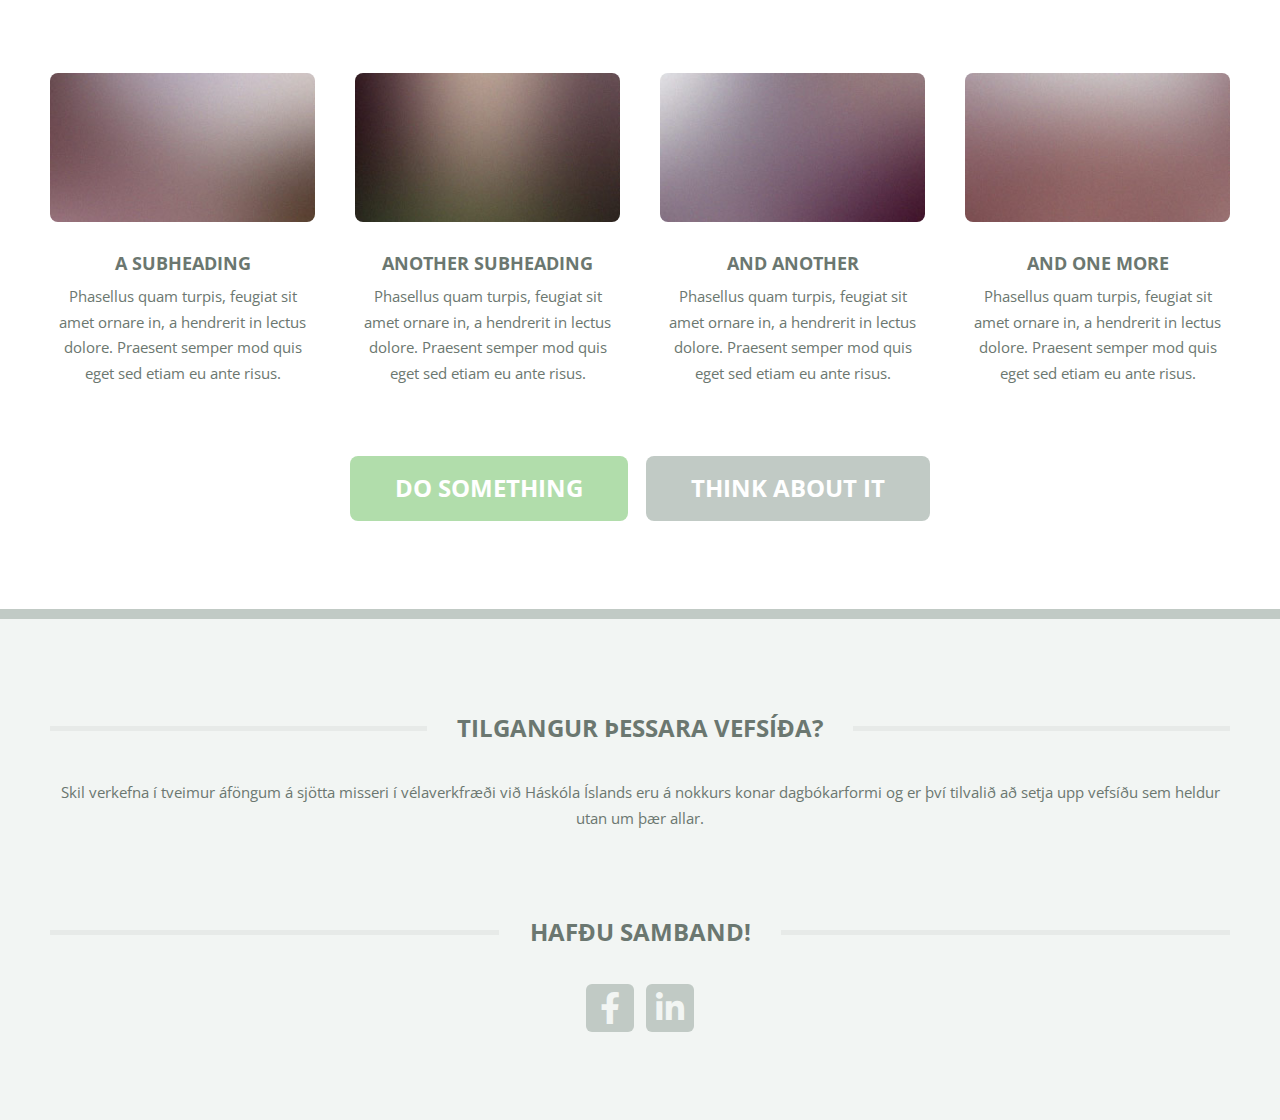
<file: vel205M-lokaverkefni.html>
<!DOCTYPE HTML>
<!--
	TXT by HTML5 UP
	html5up.net | @ajlkn
	Free for personal and commercial use under the CCA 3.0 license (html5up.net/license)
-->
<html>
	<head>
		<title>No Sidebar - TXT by HTML5 UP</title>
		<meta charset="utf-8" />
		<meta name="viewport" content="width=device-width, initial-scale=1, user-scalable=no" />
		<link rel="stylesheet" href="assets/css/main.css" />
	</head>
	<body class="is-preload">
		<div id="page-wrapper">

			<!-- Header -->
				<header id="header">
					<div class="logo container">
						<div>
							<h1><a href="index.html" id="logo">TXT</a></h1>
							<p>A responsive site template by HTML5 UP</p>
						</div>
					</div>
				</header>

			 <!-- Nav -->
				<nav id="nav">
					<ul>
						<li><a href="index.html">Heimasíða</a></li>
                        
						<li>
							<a href="#">VÉL608G - Tölvustudd framleiðsla</a>
							<ul>
								<li><a href="vel608G-verkefni1.html">Verkefni 1 - Vefsíðugerð</a></li>
								<li><a href="vel608G-verkefni2.html">Verkefni 2</a></li>
								<li><a href="vel608G-verkefni3.html">Verkefni 3</a></li>
								<li><a href="vel608G-verkefni4.html">Verkefni 4</a></li>
                                <li><a href="vel608G-verkefni5.html">Verkefni 5</a></li>
                                <li><a href="vel608G-lokaverkefni.html">Lokaverkefni</a></li>
							</ul>
						</li>
                        
						<li  class="current">
							<a href="#">VÉL205M - Tölvustýrður vélbúnaður</a>
							<ul>
								<li><a href="vel205M-verkefni1.html">Verkefni 1 - Forritari og ...</a></li>
								<li><a href="vel205M-verkefni2.html">Verkefni 2</a></li>
								<li><a href="vel205M-verkefni3.html">Verkefni 3</a></li>
								<li><a href="vel205M-verkefni4.html">Verkefni 4</a></li>
                                <li><a href="vel205M-verkefni5.html">Verkefni 5</a></li>
                                <li><a href="vel205M-lokaverkefni.html">Lokaverkefni</a></li>
							</ul>
						</li>

						<li><a href="Ferilskra.html">Ferilskrá</a></li>
            
					</ul>
				</nav>


			<!-- Main -->
				<section id="main">
					<div class="container">
						<div class="row">
							<div class="col-12">
								<div class="content">

									<!-- Content -->

										<article class="box page-content">

											<header>
												<h2>Lokaverkefni</h2>
												<p>Semper amet scelerisque metus faucibus morbi congue mattis</p>
												<ul class="meta">
													<li class="icon fa-clock">5 days ago</li>
													<li class="icon fa-comments"><a href="#">1,024</a></li>
												</ul>
											</header>

											<section>
												<span class="image featured"><img src="images/pic05.jpg" alt="" /></span>
												<p>
													Phasellus quam turpis, feugiat sit amet ornare in, hendrerit in lectus.
													Praesent semper mod quis eget mi. Etiam eu ante risus. Aliquam erat volutpat.
													Aliquam luctus et mattis lectus sit amet pulvinar. Nam turpis nisi
													consequat etiam lorem ipsum dolor sit amet nullam.
												</p>
											</section>

											<section>
												<h3>More intriguing information</h3>
												<p>
													Lorem ipsum dolor sit amet, consectetur adipiscing elit. Maecenas ac quam risus, at tempus
													justo. Sed dictum rutrum massa eu volutpat. Quisque vitae hendrerit sem. Pellentesque lorem felis,
													ultricies a bibendum id, bibendum sit amet nisl. Mauris et lorem quam. Maecenas rutrum imperdiet
													vulputate. Nulla quis nibh ipsum, sed egestas justo. Morbi ut ante mattis orci convallis tempor.
													Etiam a lacus a lacus pharetra porttitor quis accumsan odio. Sed vel euismod nisi. Etiam convallis
													rhoncus dui quis euismod. Maecenas lorem tellus, congue et condimentum ac, ullamcorper non sapien
													vulputate. Nulla quis nibh ipsum, sed egestas justo. Morbi ut ante mattis orci convallis tempor.
													Etiam a lacus a lacus pharetra porttitor quis accumsan odio. Sed vel euismod nisi. Etiam convallis
													rhoncus dui quis euismod. Maecenas lorem tellus, congue et condimentum ac, ullamcorper non sapien.
													Donec sagittis massa et leo semper a scelerisque metus faucibus. Morbi congue mattis mi.
													Phasellus sed nisl vitae risus tristique volutpat. Cras rutrum commodo luctus.
												</p>
											</section>

											<section>
												<h3>So in conclusion ...</h3>
												<p>
													Lorem ipsum dolor sit amet, consectetur adipiscing elit. Maecenas ac quam risus, at tempus
													justo. Sed dictum rutrum massa eu volutpat. Quisque vitae hendrerit sem. Pellentesque lorem felis,
													ultricies a bibendum id, bibendum sit amet nisl. Mauris et lorem quam. Maecenas rutrum imperdiet
													vulputate. Nulla quis nibh ipsum, sed egestas justo. Morbi ut ante mattis orci convallis tempor.
													Etiam a lacus a lacus pharetra porttitor quis accumsan odio. Sed vel euismod nisi. Etiam convallis
													rhoncus dui quis euismod. Maecenas lorem tellus, congue et condimentum ac, ullamcorper non sapien.
													Donec sagittis massa et leo semper a scelerisque metus faucibus. Morbi congue mattis mi.
													Phasellus sed nisl vitae.
												</p>
												<p>
													Suspendisse laoreet metus ut metus imperdiet interdum aliquam justo tincidunt. Mauris dolor urna,
													fringilla vel malesuada ac, dignissim eu mi. Praesent mollis massa ac nulla pretium pretium.
													Maecenas tortor mauris, consectetur pellentesque dapibus eget, tincidunt vitae arcu.
												</p>
											</section>

										</article>

								</div>
							</div>
							<div class="col-12">

								<!-- Features -->
									<section class="box features">
										<h2 class="major"><span>A Major Heading</span></h2>
										<div>
											<div class="row">
												<div class="col-3 col-6-medium col-12-small">

													<!-- Feature -->
														<section class="box feature">
															<a href="#" class="image featured"><img src="images/pic01.jpg" alt="" /></a>
															<h3><a href="#">A Subheading</a></h3>
															<p>
																Phasellus quam turpis, feugiat sit amet ornare in, a hendrerit in
																lectus dolore. Praesent semper mod quis eget sed etiam eu ante risus.
															</p>
														</section>

												</div>
												<div class="col-3 col-6-medium col-12-small">

													<!-- Feature -->
														<section class="box feature">
															<a href="#" class="image featured"><img src="images/pic02.jpg" alt="" /></a>
															<h3><a href="#">Another Subheading</a></h3>
															<p>
																Phasellus quam turpis, feugiat sit amet ornare in, a hendrerit in
																lectus dolore. Praesent semper mod quis eget sed etiam eu ante risus.
															</p>
														</section>

												</div>
												<div class="col-3 col-6-medium col-12-small">

													<!-- Feature -->
														<section class="box feature">
															<a href="#" class="image featured"><img src="images/pic03.jpg" alt="" /></a>
															<h3><a href="#">And Another</a></h3>
															<p>
																Phasellus quam turpis, feugiat sit amet ornare in, a hendrerit in
																lectus dolore. Praesent semper mod quis eget sed etiam eu ante risus.
															</p>
														</section>

												</div>
												<div class="col-3 col-6-medium col-12-small">

													<!-- Feature -->
														<section class="box feature">
															<a href="#" class="image featured"><img src="images/pic04.jpg" alt="" /></a>
															<h3><a href="#">And One More</a></h3>
															<p>
																Phasellus quam turpis, feugiat sit amet ornare in, a hendrerit in
																lectus dolore. Praesent semper mod quis eget sed etiam eu ante risus.
															</p>
														</section>

												</div>
												<div class="col-12">
													<ul class="actions">
														<li><a href="#" class="button large">Do Something</a></li>
														<li><a href="#" class="button alt large">Think About It</a></li>
													</ul>
												</div>
											</div>
										</div>
									</section>

							</div>
						</div>
					</div>
				</section>

			<!-- Footer -->
				<footer id="footer">
					<div class="container">
						<div class="row gtr-200">
							<div class="col-12">

								<!-- About -->
									<section>
										<h2 class="major"><span>Tilgangur þessara vefsíða?</span></h2>
										<p>
											Skil verkefna í tveimur áföngum á sjötta misseri í vélaverkfræði við Háskóla Íslands eru á nokkurs konar dagbókarformi og er því tilvalið að setja upp vefsíðu sem heldur utan um þær allar.
										</p>
									</section>

							</div>
							<div class="col-12">

								<!-- Contact -->
									<section>
										<h2 class="major"><span>Hafðu samband!</span></h2>
										<ul class="contact">
											<li><a class="icon brands fa-facebook-f" href="https://www.facebook.com/profile.php?id=100004983438826&sk=about"><span class="label">Facebook</span></a></li>
											<li><a class="icon brands fa-linkedin-in" href="https://www.linkedin.com/in/trausti-lukas-adamsson-3b097a293/"><span class="label">LinkedIn</span></a></li>
										</ul>
									</section>

							</div>
						</div>

					</div>
				</footer>

		</div>

		<!-- Scripts -->
			<script src="assets/js/jquery.min.js"></script>
			<script src="assets/js/jquery.dropotron.min.js"></script>
			<script src="assets/js/jquery.scrolly.min.js"></script>
			<script src="assets/js/browser.min.js"></script>
			<script src="assets/js/breakpoints.min.js"></script>
			<script src="assets/js/util.js"></script>
			<script src="assets/js/main.js"></script>

	</body>
</html>
</file>
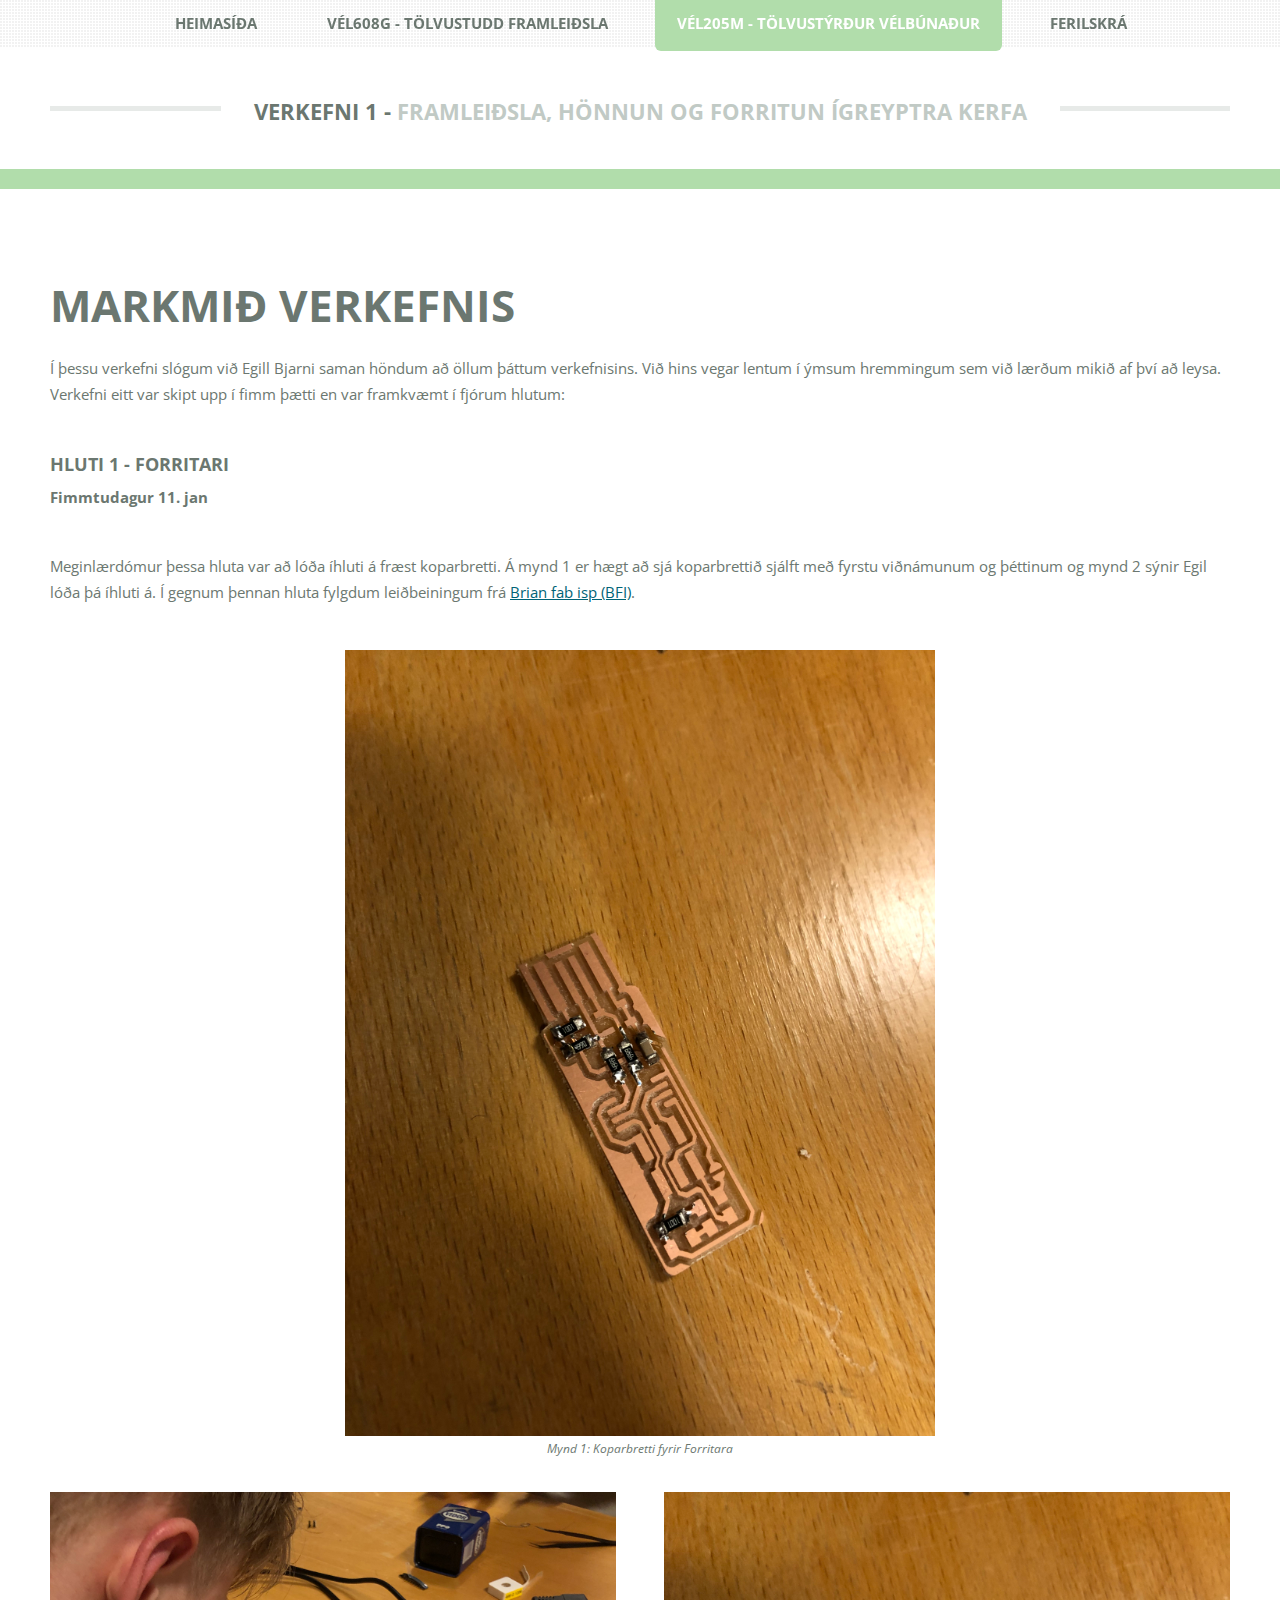
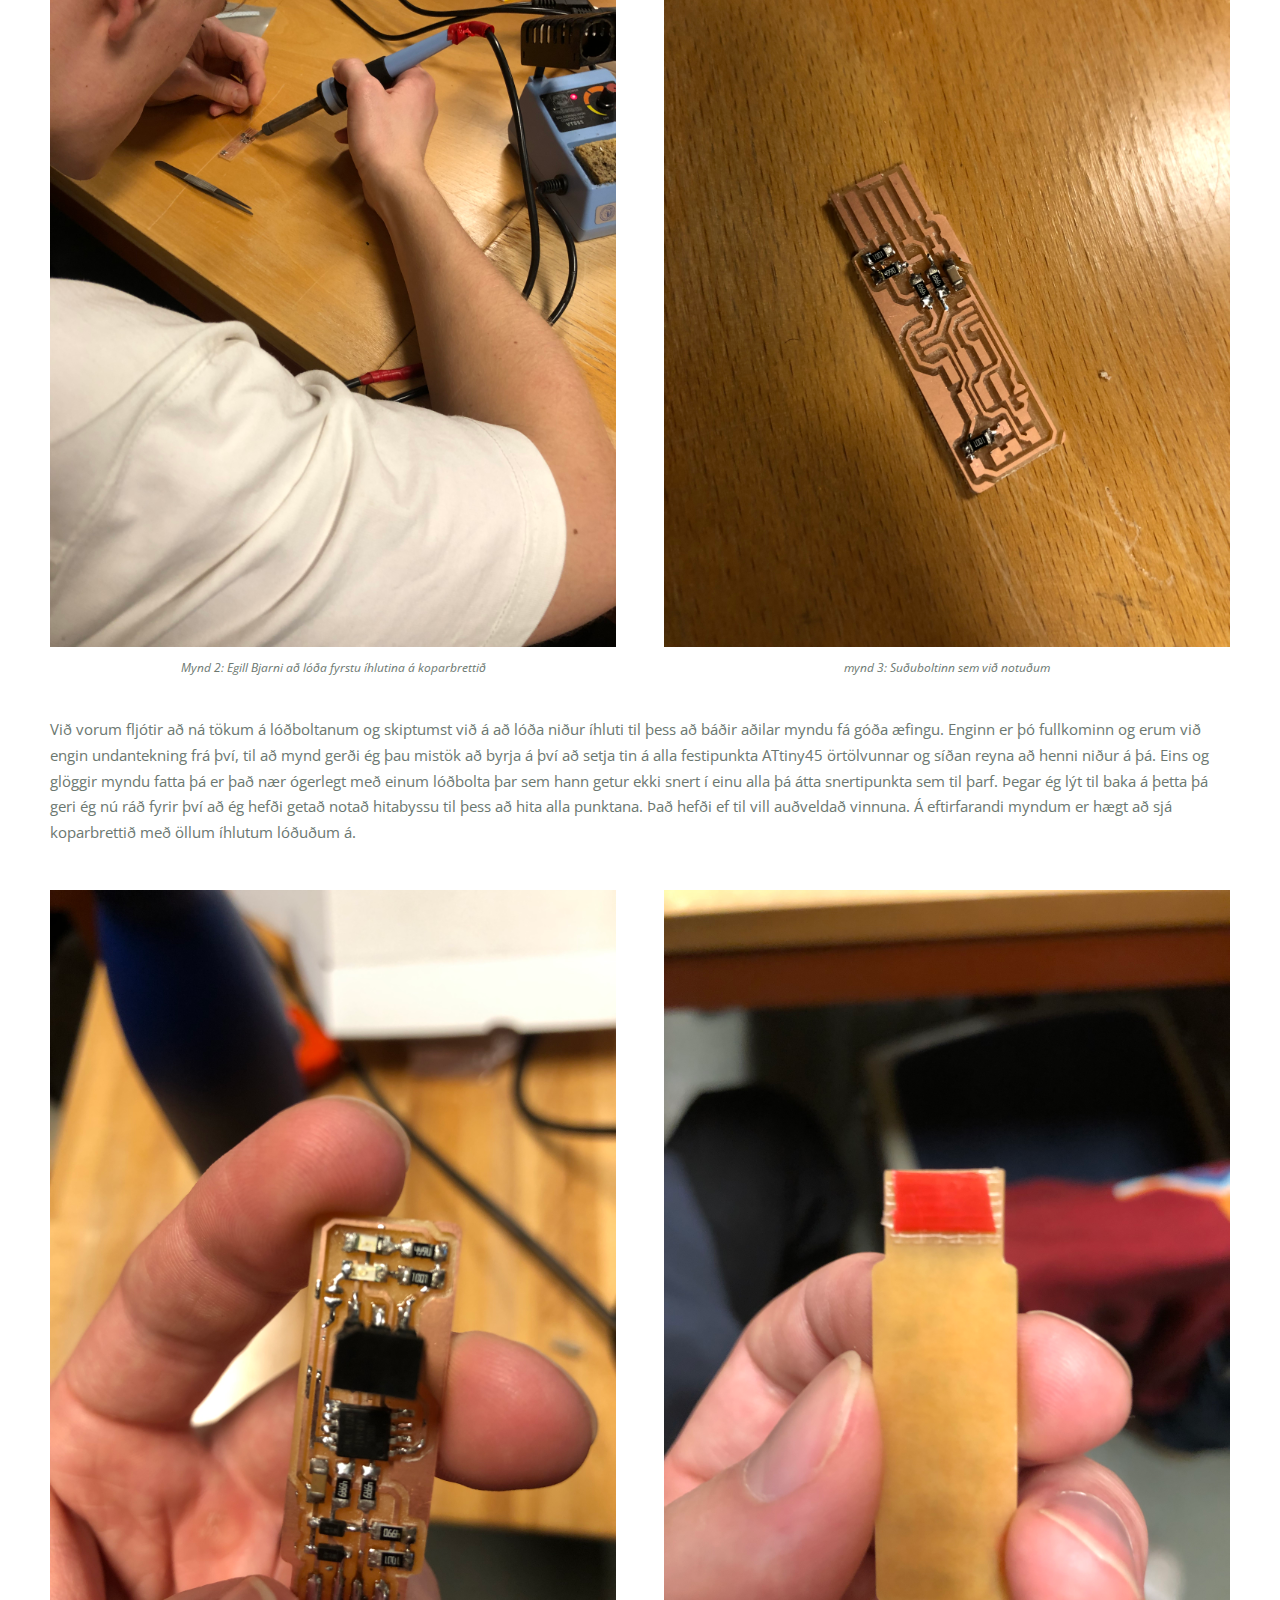
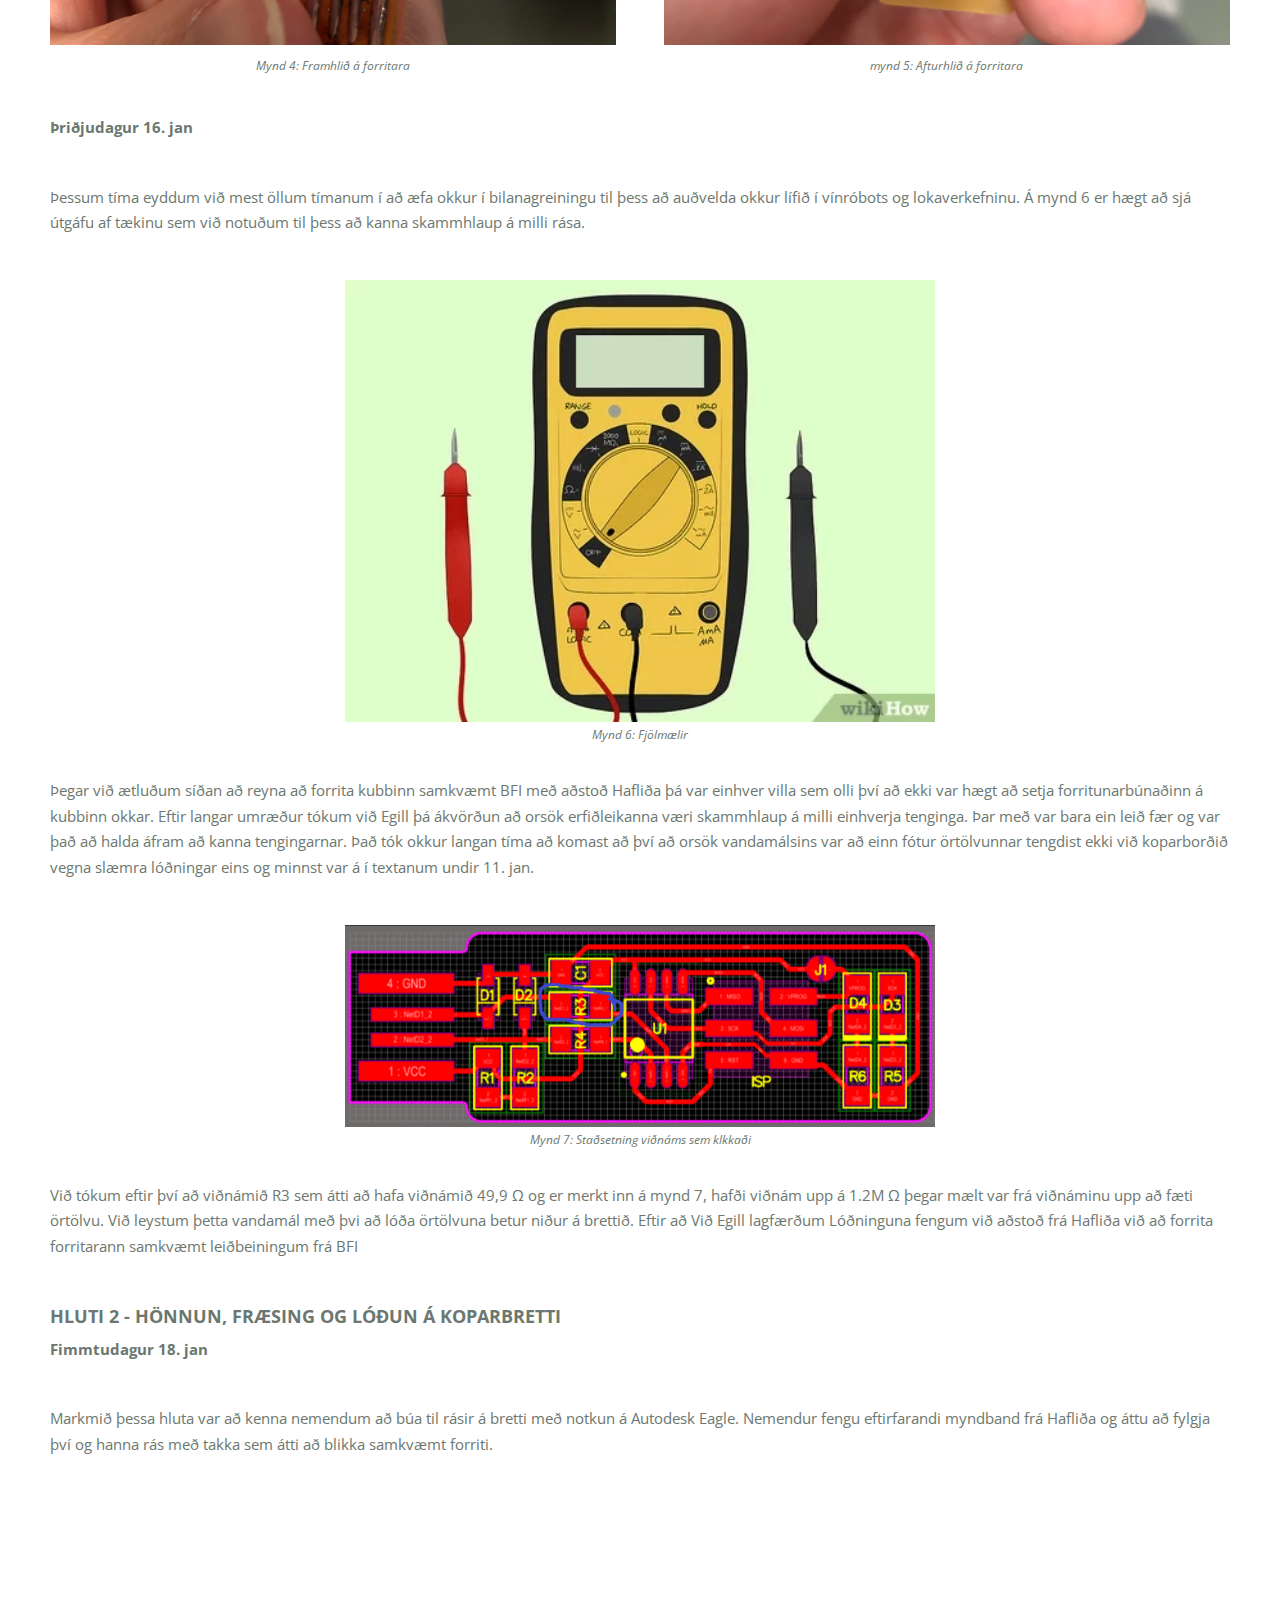
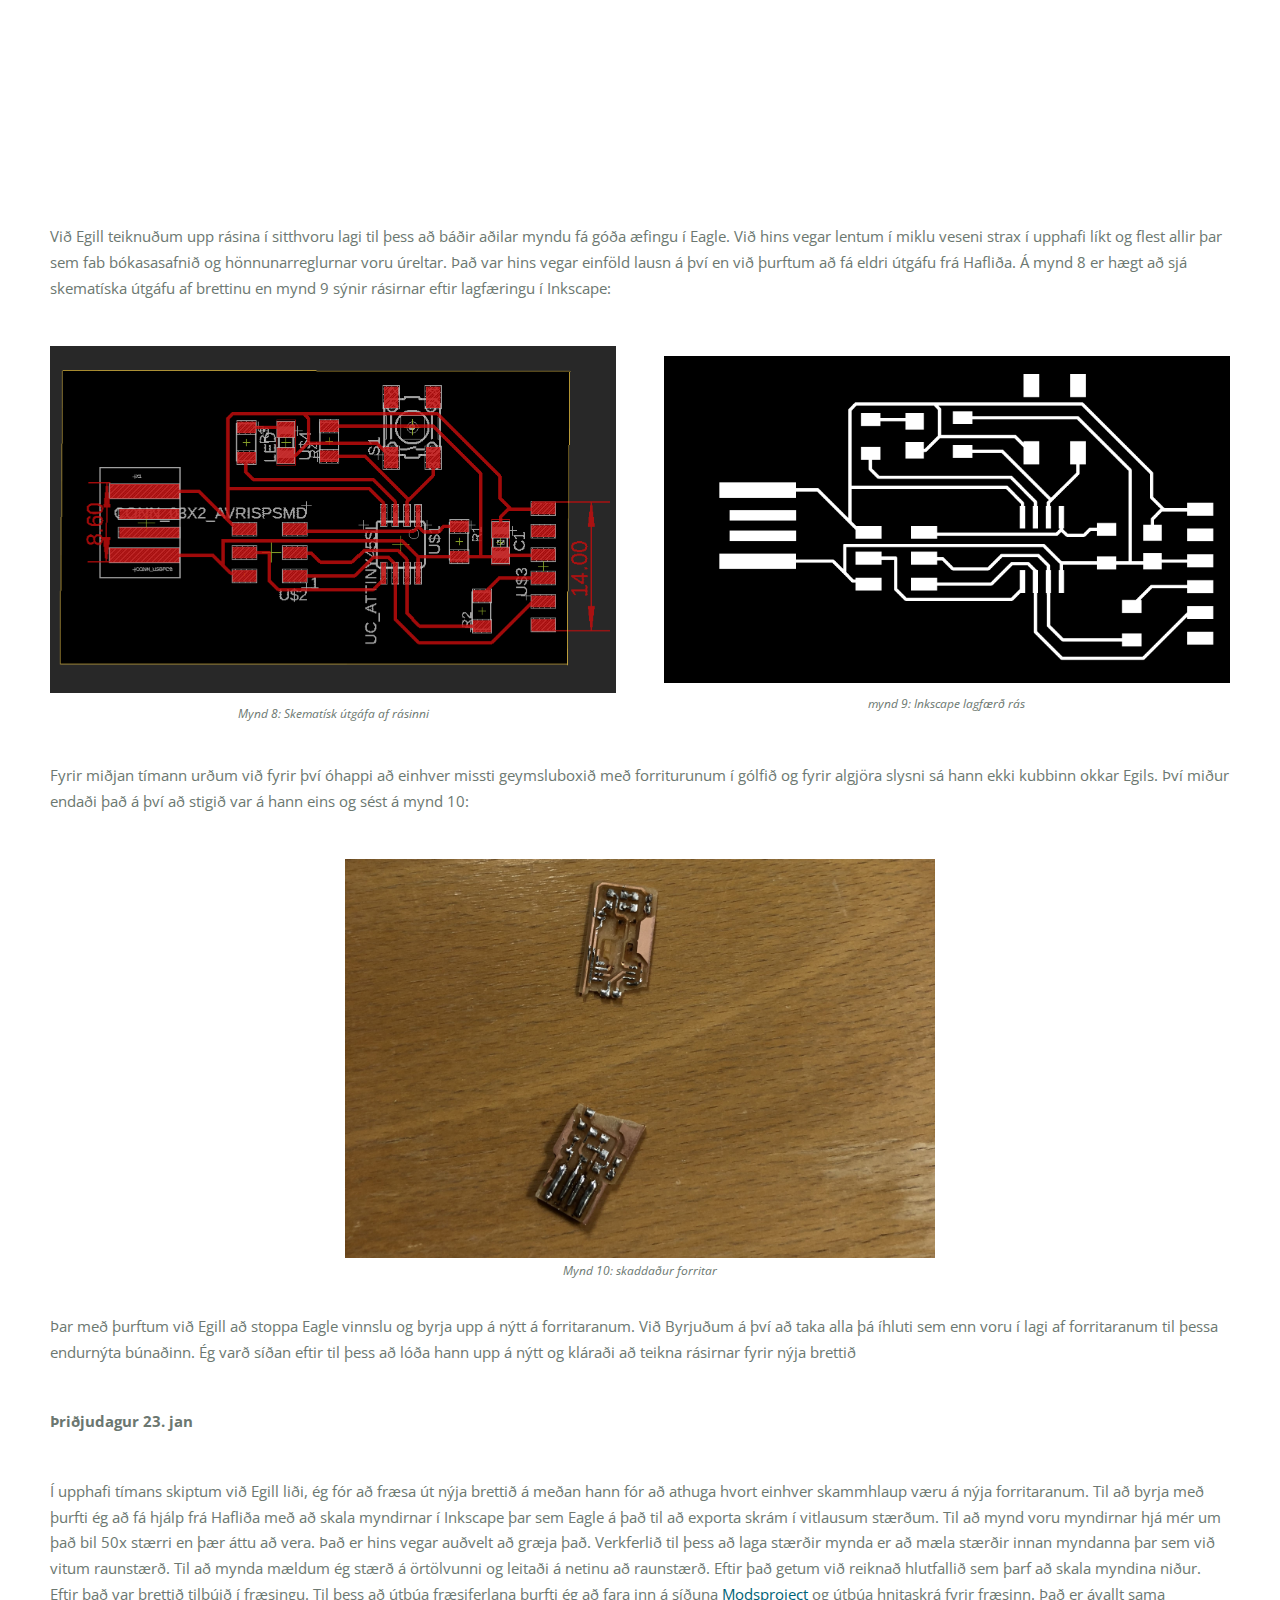
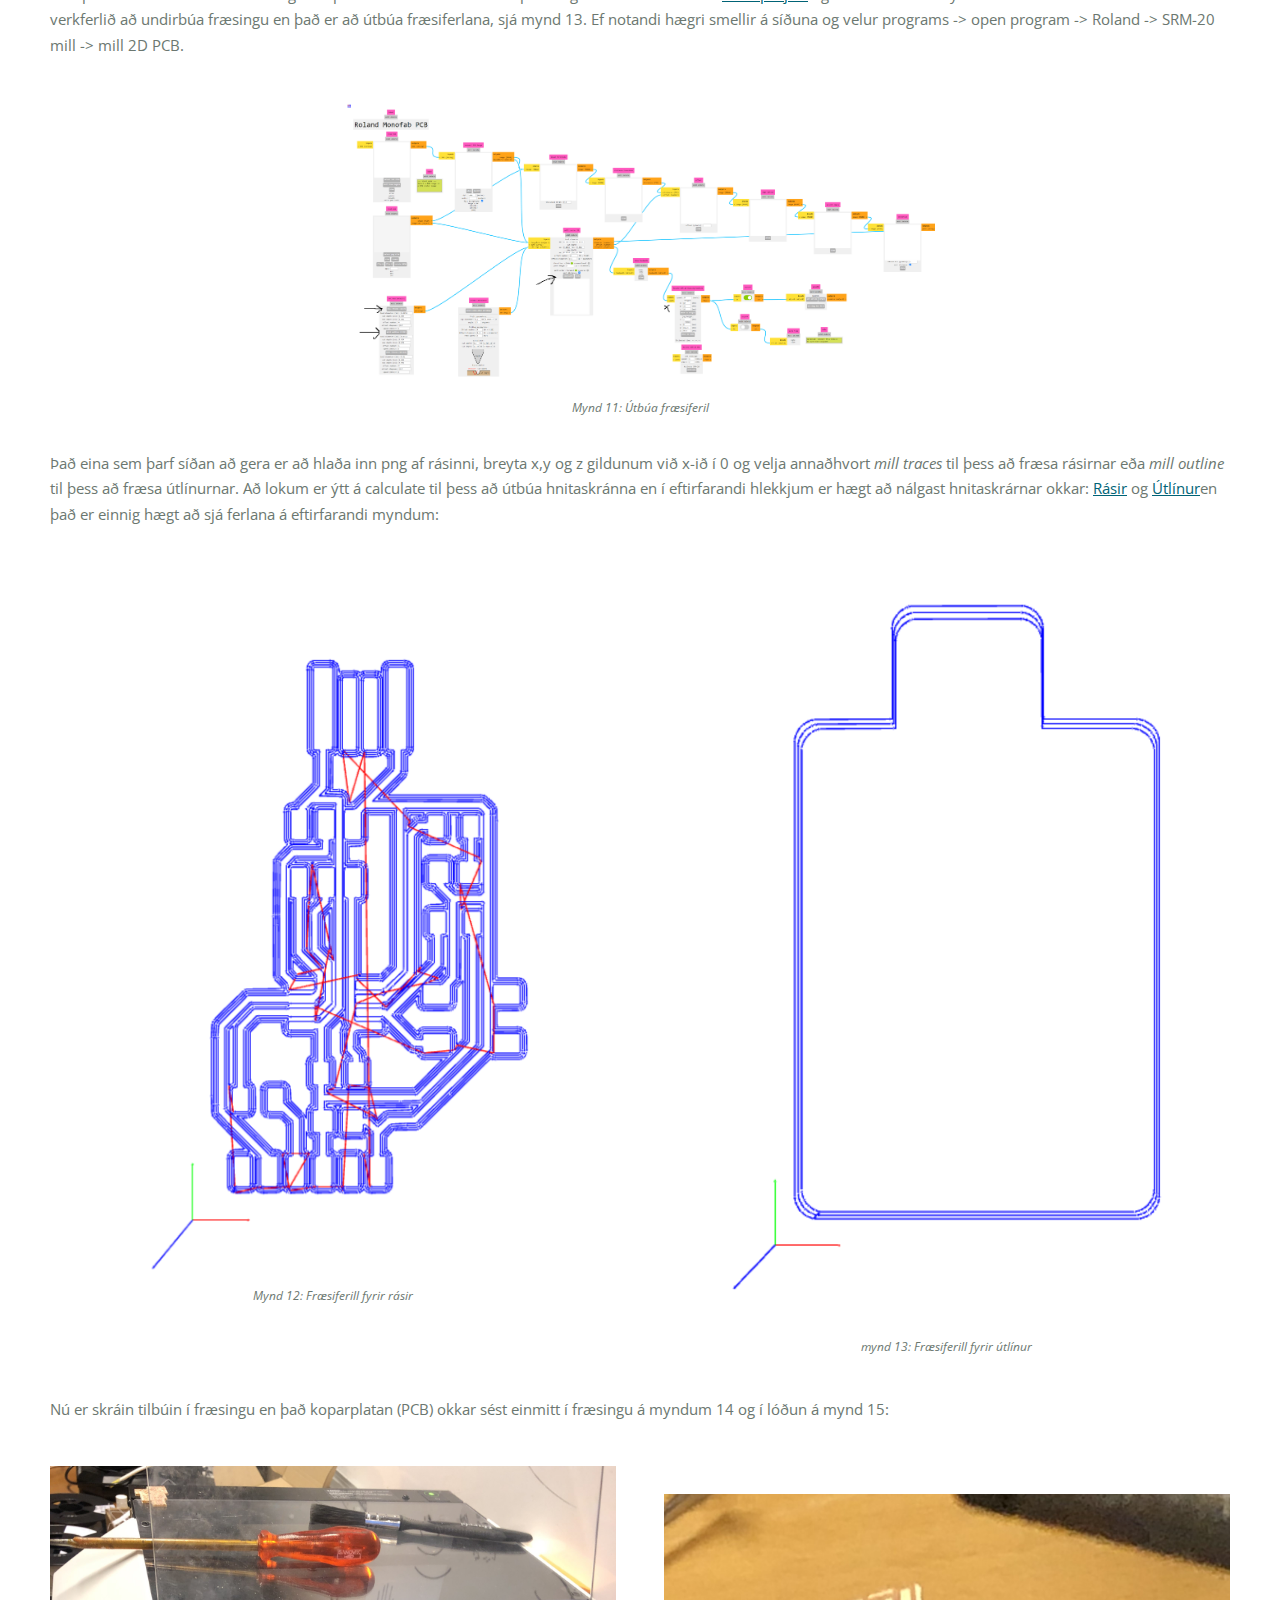
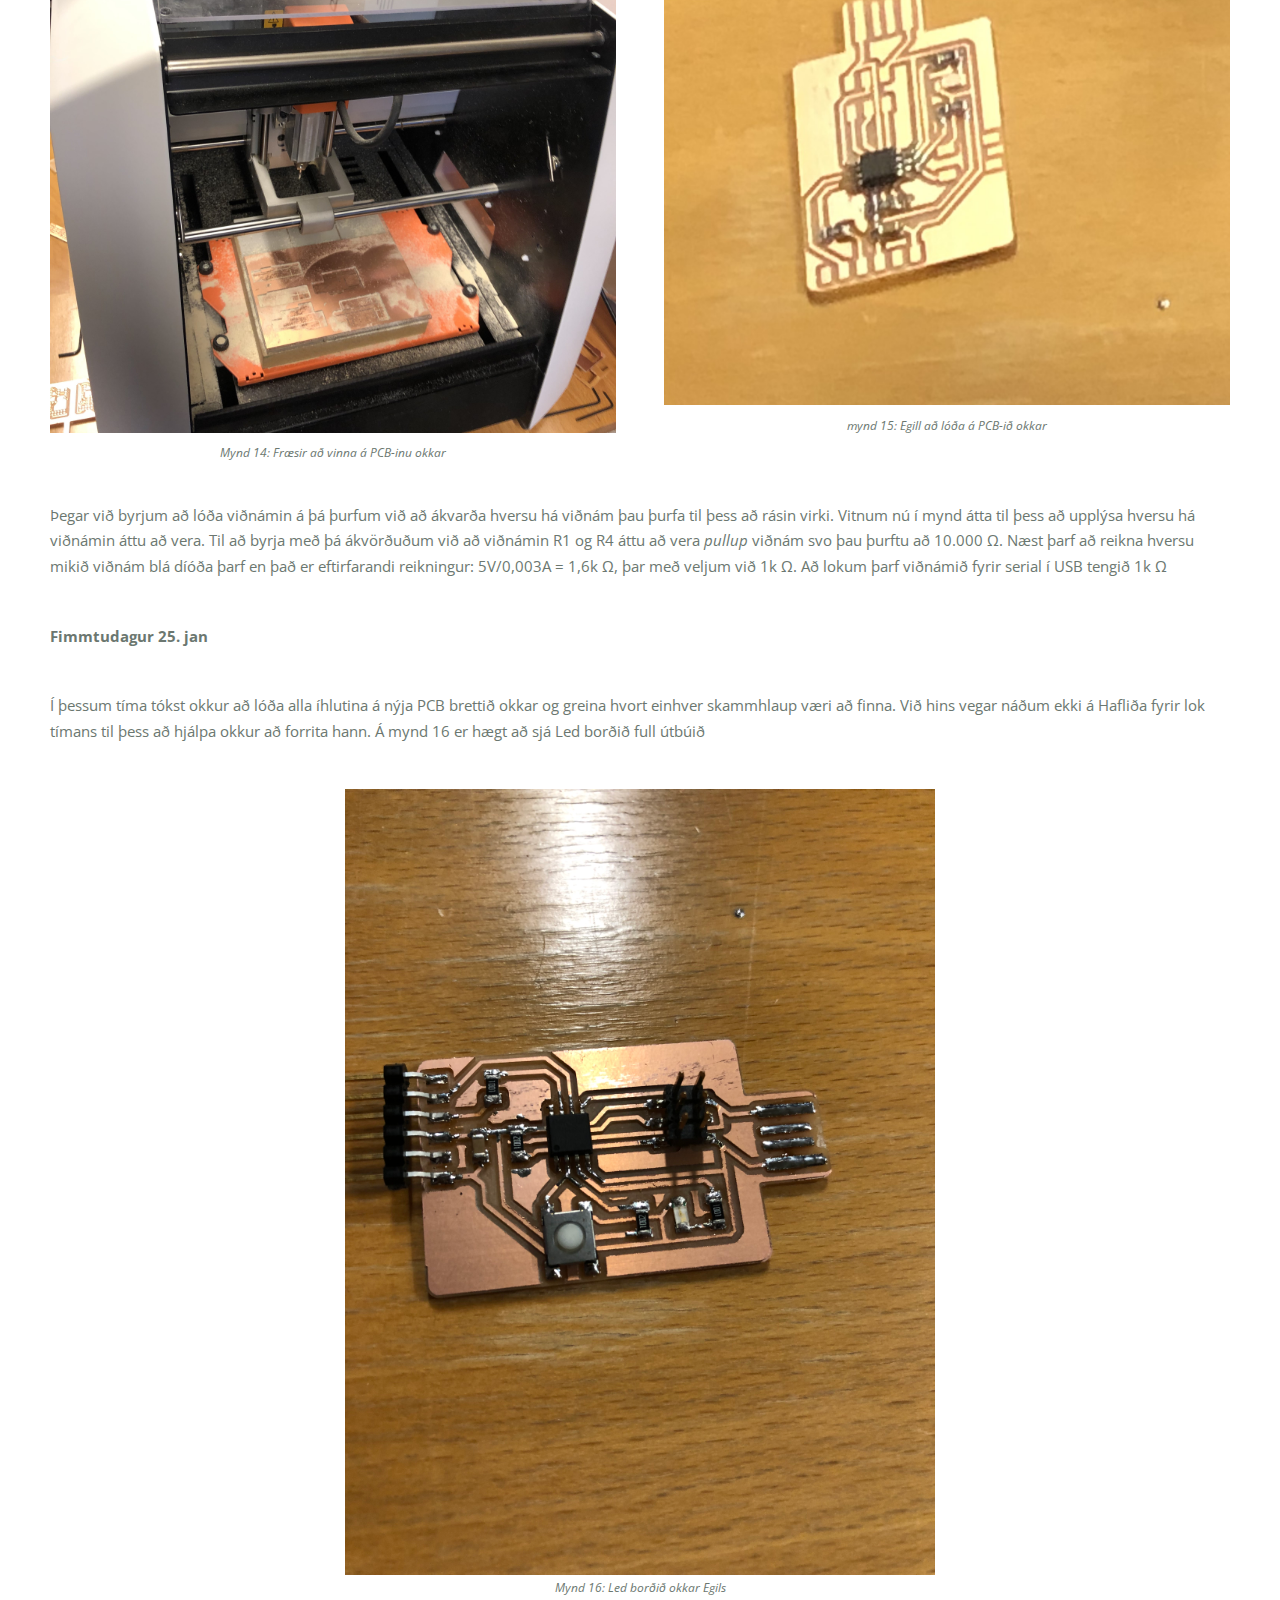
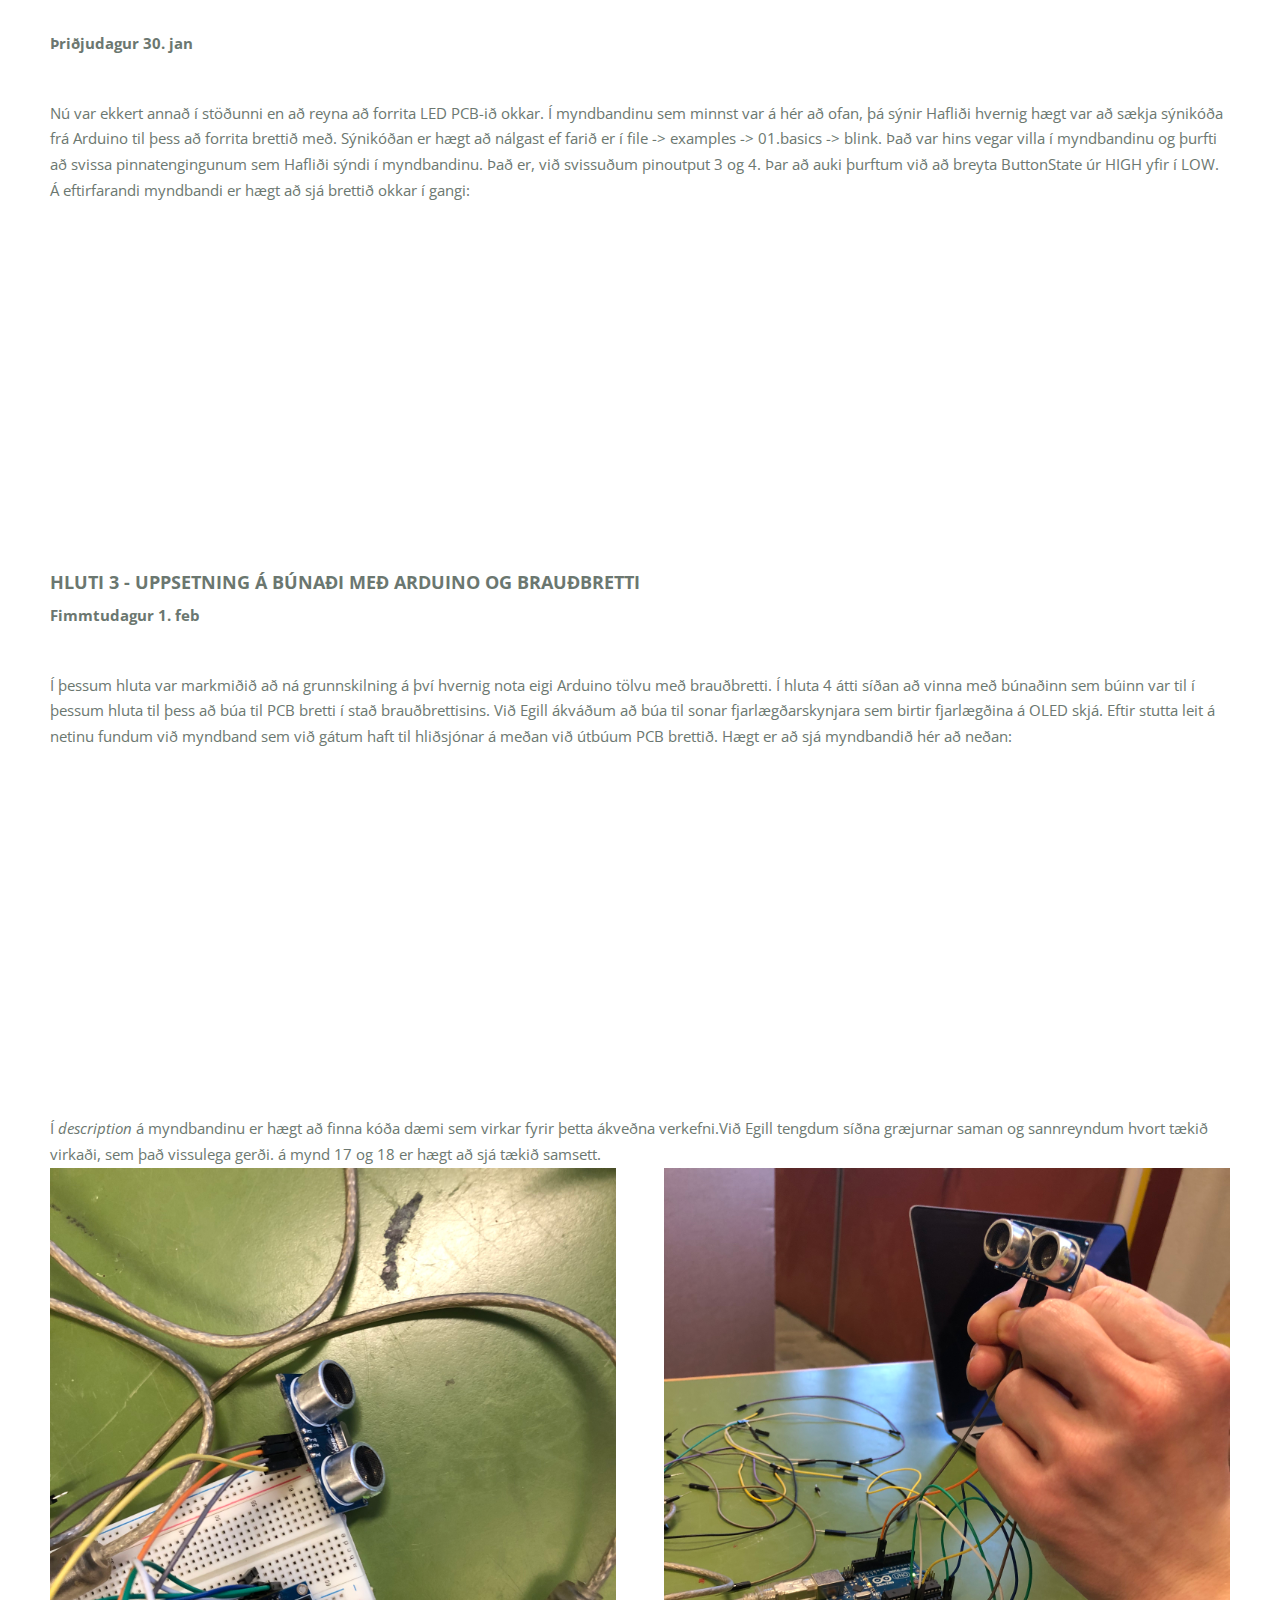
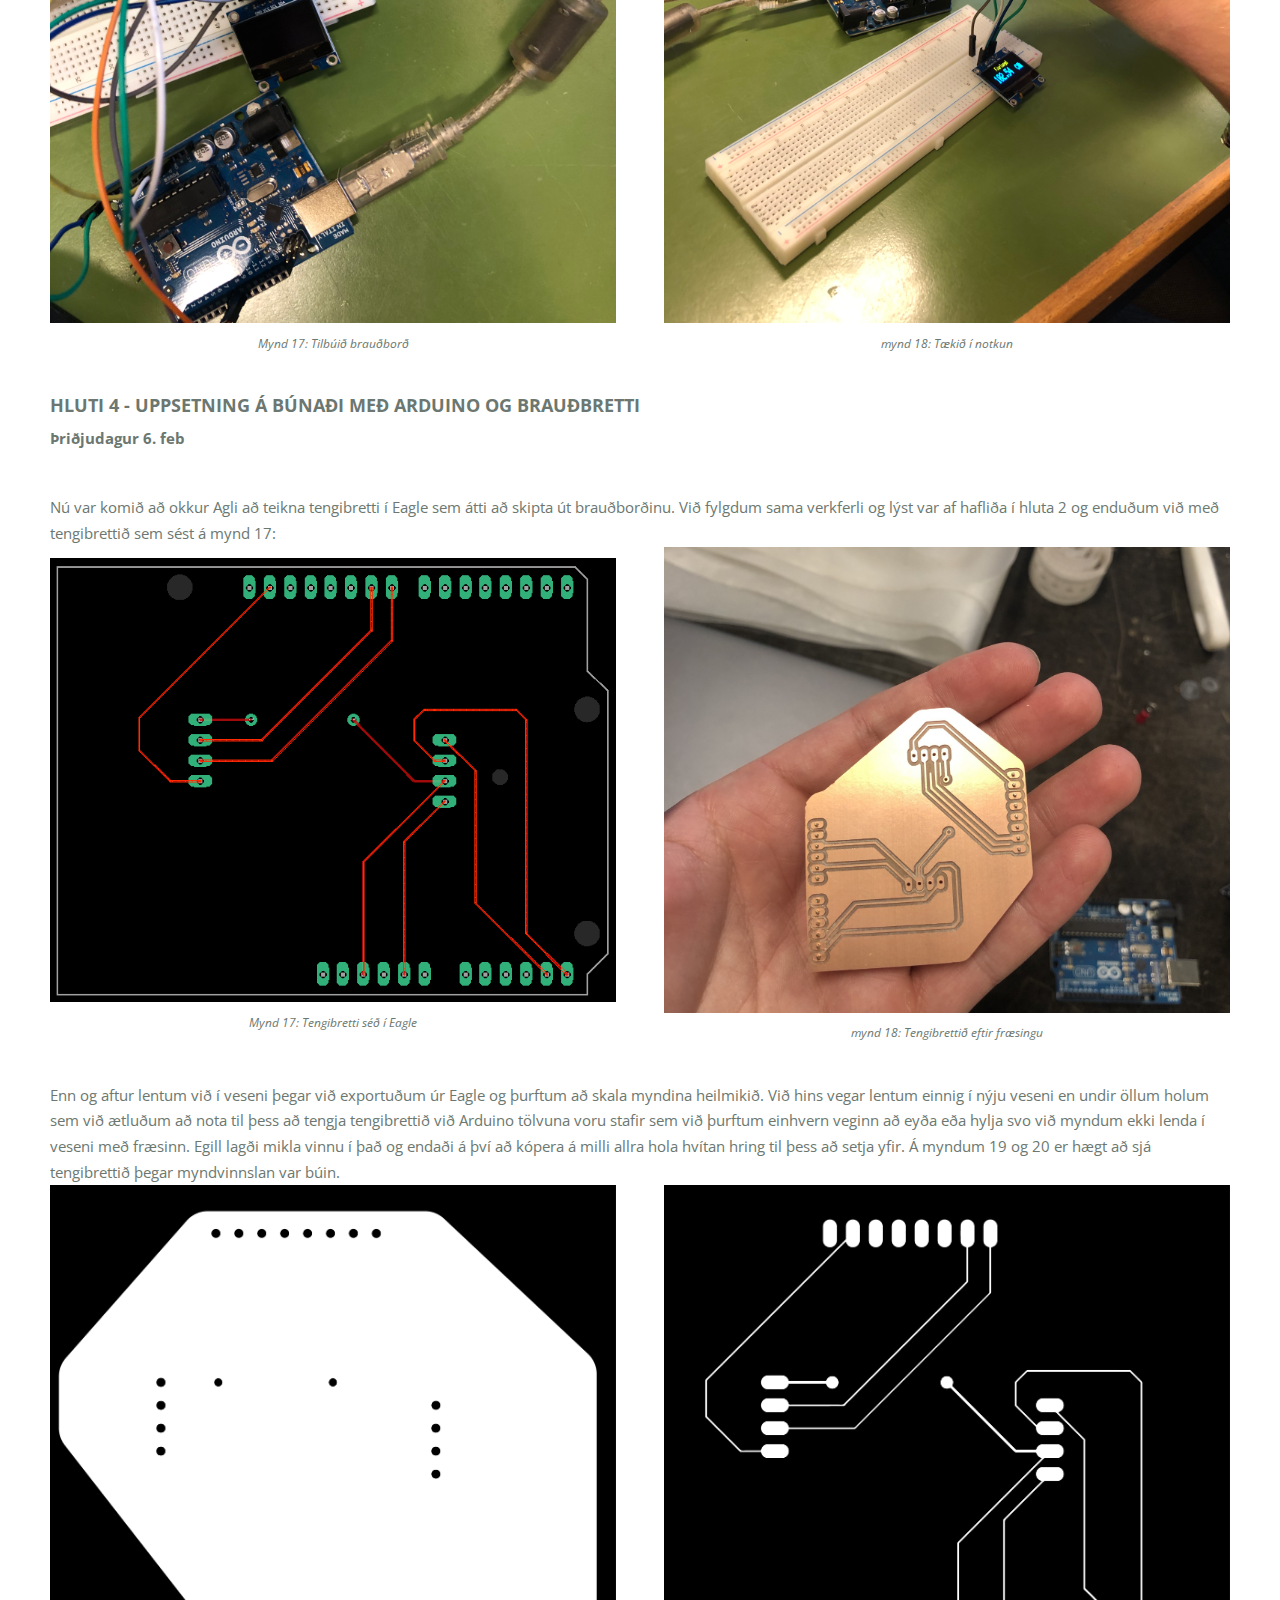
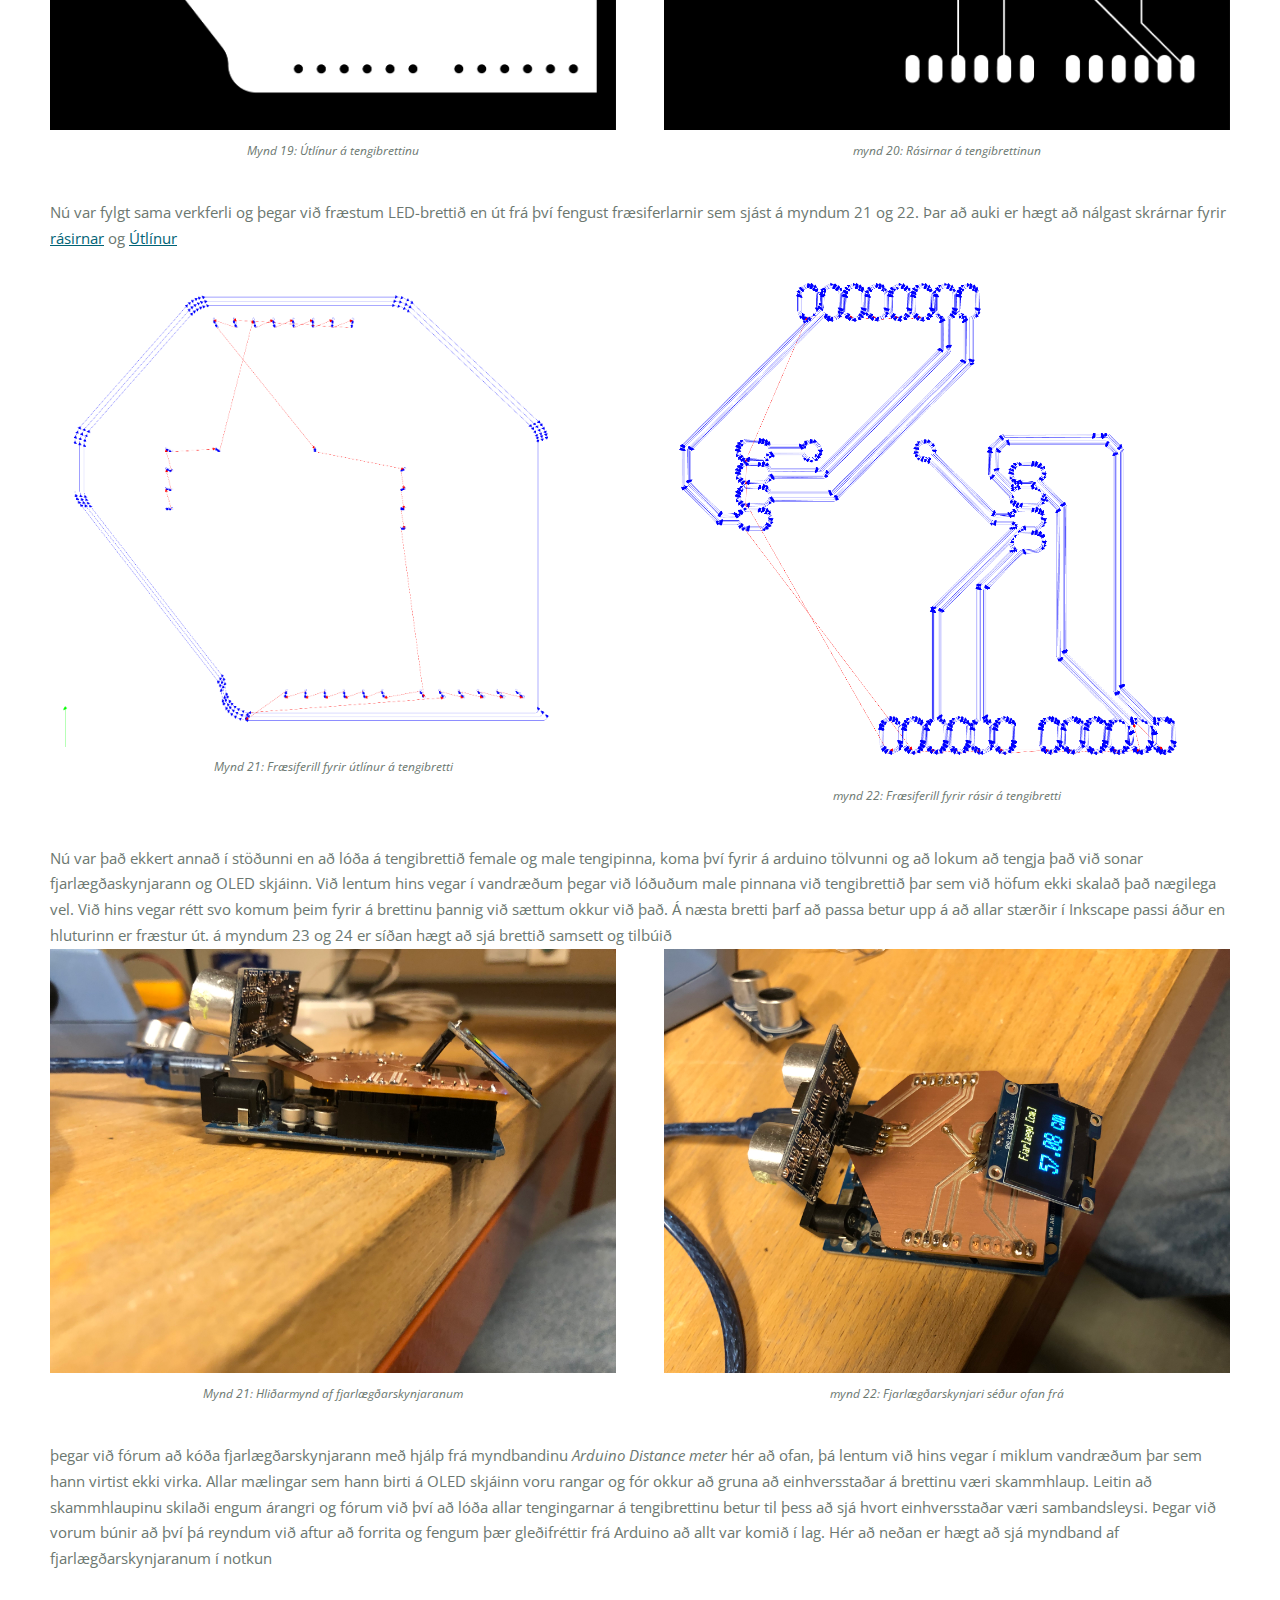
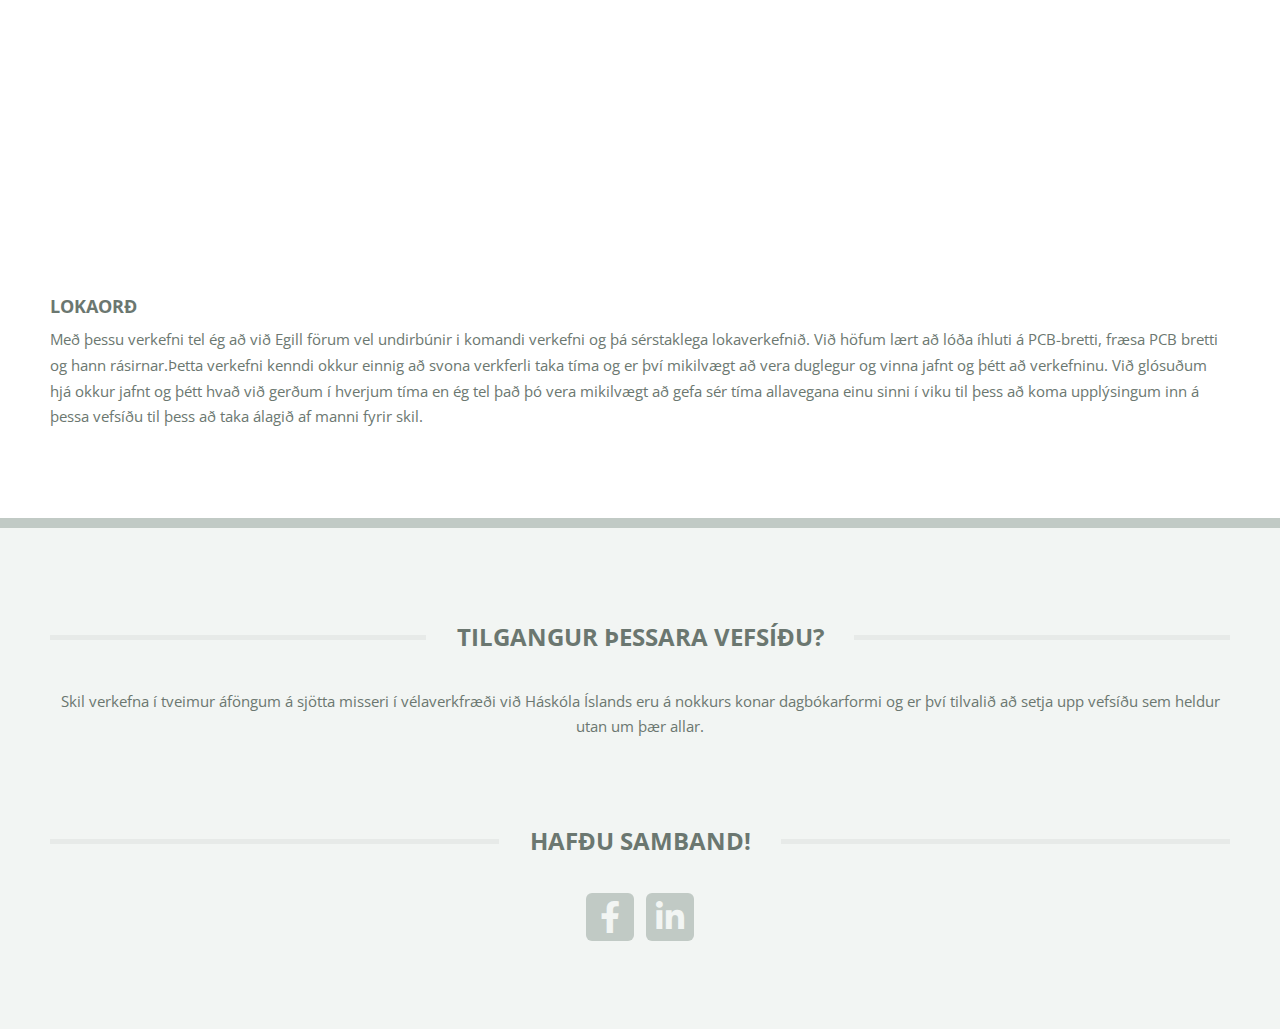
<file: vel205M-verkefni1.html>
<!DOCTYPE HTML>
<!--
	TXT by HTML5 UP
	html5up.net | @ajlkn
	Free for personal and commercial use under the CCA 3.0 license (html5up.net/license)
-->
<html>
	<head>
		<title>VÉL205M-Verkefni 1</title>
		<meta charset="utf-8" />
		<meta name="viewport" content="width=device-width, initial-scale=1, user-scalable=no" />
		<link rel="stylesheet" href="assets/css/main.css" />
	</head>
	<body class="is-preload">
		<div id="page-wrapper">

			<!-- Header -->
				<header id="header">
					<div class="logo container">
						<div>
							<h1><a href="index.html" id="logo">Verkefni 1 - </a></h1>
							<p>Framleiðsla, hönnun og forritun ígreyptra kerfa</p>
						</div>
					</div>
				</header>

			 <!-- Nav -->
				<nav id="nav">
					<ul>
						<li><a href="index.html">Heimasíða</a></li>
                        
						<li>
							<a href="#">VÉL608G - Tölvustudd framleiðsla</a>
							<ul>
								<li><a href="vel608G-verkefni1.html">Verkefni 1 - Vefsíðugerð</a></li>
								<li><a href="vel608G-verkefni2.html">Verkefni 2 - Geislaskurur </a></li>
								<li><a href="vel608G-verkefni3.html">Verkefni 3 - Þrívíddarprentun</a></li>
								<li><a href="vel608G-verkefni4.html">Verkefni 4</a></li>
                                <li><a href="vel608G-verkefni5.html">Verkefni 5</a></li>
                                <li><a href="vel608G-lokaverkefni.html">Lokaverkefni</a></li>
							</ul>
						</li>
                        
						<li class="current">
							<a href="#">VÉL205M - Tölvustýrður vélbúnaður</a>
							<ul>
								<li><a href="vel205M-verkefni1.html">Verkefni 1 - Forritari og ...</a></li>
								<li><a href="vel205M-verkefni2.html">Verkefni 2</a></li>
								<li><a href="vel205M-verkefni3.html">Verkefni 3</a></li>
								<li><a href="vel205M-verkefni4.html">Verkefni 4</a></li>
                                <li><a href="vel205M-verkefni5.html">Verkefni 5</a></li>
                                <li><a href="vel205M-lokaverkefni.html">Lokaverkefni</a></li>
							</ul>
						</li>

						<li><a href="Ferilskra.html">Ferilskrá</a></li>
            
					</ul>
				</nav>



			<!-- Main -->
				<section id="main">
					<div class="container">
						<div class="row">
							<div class="col-12">
								<div class="content">

									<!-- Content -->

                                    <article class="box page-content">

                                        <section>
                                            <h2>Markmið verkefnis</h2>
                                            <p>
                                                Í þessu verkefni slógum við Egill Bjarni saman höndum að öllum þáttum verkefnisins. Við hins vegar lentum í ýmsum hremmingum sem við lærðum mikið af því að leysa. Verkefni eitt var skipt upp í fimm þætti en var framkvæmt í fjórum hlutum:</p>
                                            <h3>Hluti 1 - Forritari</h3>

                                            <p>
                                            <b>Fimmtudagur 11. jan </b>
                                            </p>
                                            <p>
                                                Meginlærdómur þessa hluta var að lóða íhluti á fræst koparbretti. Á mynd 1 er hægt að sjá koparbrettið sjálft með fyrstu viðnámunum og þéttinum og mynd 2 sýnir Egil lóða þá íhluti á. Í gegnum þennan hluta fylgdum leiðbeiningum frá <a href="https://fab.cba.mit.edu/classes/863.16/doc/projects/ftsmin/index.html">Brian fab isp (BFI)</a>. 
                                            </p>

                                            <div class="image-single-center">
                                                    <p style="margin-bottom: 10px;"></p>
                                                    <img src="images/VEL205M_V1/Forritari.jpg" alt="Description of the image" style="width: 50%; margin: 0 auto; display: block;">
                                                    <p style="margin-bottom: 30px; font-size: smaller; font-style: italic;">Mynd 1: Koparbretti fyrir Forritara</p>
                                                </div>

                                                <div class="image-container">
                                                    <div class="image-wrapper">
                                                        <img src="images/VEL205M_V1/EBG_loda.jpg" alt="Description of the second image">
                                                        <p>Mynd 2: Egill Bjarni að lóða fyrstu íhlutina á koparbrettið</p>
                                                    </div>
                                                    <div class="image-wrapper">
                                                         <img src="images/VEL205M_V1/Forritari.jpg" alt="Description of the first image">
                                                        <p>mynd 3: Suðuboltinn sem við notuðum</p>
                                                    </div>
                                                </div>

                                                <p>
                                                    Við vorum fljótir að ná tökum á lóðboltanum og skiptumst við á að lóða niður íhluti til þess að báðir aðilar myndu fá góða æfingu. Enginn er þó fullkominn og erum við engin undantekning frá því, til að mynd gerði ég þau mistök að byrja á því að setja tin á alla festipunkta ATtiny45 örtölvunnar og síðan reyna að henni niður á þá. Eins og glöggir myndu fatta þá er það nær ógerlegt með einum lóðbolta þar sem hann getur ekki snert í einu alla þá átta snertipunkta sem til þarf. Þegar ég lýt til baka á þetta þá geri ég nú ráð fyrir því að ég hefði getað notað hitabyssu til þess að hita alla punktana. Það hefði ef til vill auðveldað vinnuna. Á eftirfarandi myndum er hægt að sjá koparbrettið með öllum íhlutum lóðuðum á.
                                                <p/>
                                                <div class="image-container">
                                                    <div class="image-wrapper">
                                                        <img src="images/VEL205M_V1/Forritari_framhlid.jpg" alt="Description of the second image">
                                                        <p>Mynd 4: Framhlið á forritara</p>
                                                    </div>
                                                    <div class="image-wrapper">
                                                         <img src="images/VEL205M_V1/Forritari_afturhlid.jpg" alt="Description of the first image">
                                                        <p>mynd 5: Afturhlið á forritara</p>
                                                    </div>
                                                </div>
                                                <p>
                                                    <b>Þriðjudagur 16. jan </b>
                                                </p>
                                                <p> 
                                                    Þessum tíma eyddum við mest öllum tímanum í að æfa okkur í bilanagreiningu til þess að auðvelda okkur lífið í vínróbots og lokaverkefninu. Á mynd 6 er hægt að sjá útgáfu af tækinu sem við notuðum til þess að kanna skammhlaup á milli rása.
                                                </p> 

                                                <div class="image-single-center">
                                                    <p style="margin-bottom: 10px;"></p>
                                                    <img src="images/VEL205M_V1/Fjölmælir.jpg" alt="Description of the image" style="width: 50%; margin: 0 auto; display: block;">
                                                    <p style="margin-bottom: 30px; font-size: smaller; font-style: italic;">Mynd 6: Fjölmælir</p>
                                                </div>

                                                <p>
                                                    Þegar við ætluðum síðan að reyna að forrita kubbinn samkvæmt BFI með aðstoð Hafliða þá var einhver villa sem olli því að ekki var hægt að setja forritunarbúnaðinn á kubbinn okkar. Eftir langar umræður tókum við Egill þá ákvörðun að orsök erfiðleikanna væri skammhlaup á milli einhverja tenginga. Þar með var bara ein leið fær og var það að halda áfram að kanna tengingarnar. Það tók okkur langan tíma að komast að því að orsök vandamálsins var að einn fótur örtölvunnar tengdist ekki við koparborðið vegna slæmra lóðningar eins og minnst var á í textanum undir 11. jan.  
                                                </p>

                                                 <div class="image-single-center">
                                                    <p style="margin-bottom: 10px;"></p>
                                                    <img src="images/VEL205M_V1/Forritari-mynd.png" alt="Description of the image" style="width: 50%; margin: 0 auto; display: block;">
                                                    <p style="margin-bottom: 30px; font-size: smaller; font-style: italic;">Mynd 7: Staðsetning viðnáms sem klkkaði</p>
                                                </div>

                                                <p>
                                                    Við tókum eftir því að viðnámið R3 sem átti að hafa viðnámið 49,9 &ohm; og er merkt inn á mynd 7, hafði viðnám upp á 1.2M &ohm; þegar mælt var frá viðnáminu upp að fæti örtölvu. Við leystum þetta vandamál með þvi að lóða örtölvuna betur niður á brettið. Eftir að Við Egill lagfærðum Lóðninguna fengum við aðstoð frá Hafliða við að forrita forritarann samkvæmt leiðbeiningum frá BFI 
                                                <p/>

                                                     <h3>Hluti 2 - Hönnun, fræsing og lóðun á Koparbretti</h3>

                                                <p>
                                                    <b>Fimmtudagur 18. jan </b>
                                                </p>    

                                                <p>
                                                    Markmið þessa hluta var að kenna nemendum að búa til rásir á bretti með notkun á Autodesk Eagle. Nemendur fengu eftirfarandi myndband frá Hafliða og áttu að fylgja því og hanna rás með takka sem átti að blikka samkvæmt forriti.
                                                <p/>

                                                <div class="video-container-iframe">
                                                    <!-- Paste the YouTube embed code here -->
                                                    <iframe width="560" height="315" src="https://www.youtube.com/embed/ELRp--zfYm0?si=aNpHrEJwzN60DJ3M" title="YouTube video player" frameborder="0" allow="accelerometer; autoplay; clipboard-write; encrypted-media; gyroscope; picture-in-picture; web-share" allowfullscreen></iframe>

                                                </div>    

                                                <p>
                                                   Við Egill teiknuðum upp rásina í sitthvoru lagi til þess að báðir aðilar myndu fá góða æfingu í Eagle. Við hins vegar lentum í miklu veseni strax í upphafi líkt og flest allir þar sem fab bókasasafnið og hönnunarreglurnar voru úreltar. Það var hins vegar einföld lausn á því en við þurftum að fá eldri útgáfu frá Hafliða. Á mynd 8 er hægt að sjá skematíska útgáfu af brettinu en mynd 9 sýnir rásirnar eftir lagfæringu í Inkscape:
                                                </p> 

                                                <div class="image-container">
                                                    <div class="image-wrapper">
                                                        <img src="images/VEL205M_V1/Schematic.png" alt="Description of the second image">
                                                        <p>Mynd 8: Skematísk útgáfa af rásinni</p>
                                                    </div>
                                                    <div class="image-wrapper">
                                                         <img src="images/VEL205M_V1/Traces_Button_LED.png" alt="Description of the first image">
                                                        <p>mynd 9: Inkscape lagfærð rás</p>
                                                    </div>
                                                </div>

                                                <p>
                                                    Fyrir miðjan tímann urðum við fyrir því óhappi að einhver missti geymsluboxið með forriturunum í gólfið og fyrir algjöra slysni sá hann ekki kubbinn okkar Egils. Því miður endaði það á því að stigið var á hann eins og sést á mynd 10:
                                                </p>

                                                <div class="image-single-center">
                                                    <p style="margin-bottom: 10px;"></p>
                                                    <img src="images/VEL205M_V1/Ohapp.jpg" alt="Description of the image" style="width: 50%; margin: 0 auto; display: block;">
                                                    <p style="margin-bottom: 30px; font-size: smaller; font-style: italic;">Mynd 10: skaddaður forritar</p>
                                                </div>

                                            <p>
                                                Þar með þurftum við Egill að stoppa Eagle vinnslu og byrja upp á nýtt á forritaranum. Við Byrjuðum á því að taka alla þá íhluti sem enn voru í lagi af forritaranum til þessa endurnýta búnaðinn. Ég varð síðan eftir til þess að lóða hann upp á nýtt og kláraði að teikna rásirnar fyrir nýja brettið
                                            </p>

                                            <p>
                                                <b>Þriðjudagur 23. jan </b>
                                            </p>

                                            <p>
                                                Í upphafi tímans skiptum við Egill liði, ég fór að fræsa út nýja brettið á meðan hann fór að athuga hvort einhver skammhlaup væru á nýja forritaranum. Til að byrja með þurfti ég að fá hjálp frá Hafliða með að skala myndirnar í Inkscape þar sem Eagle á það til að exporta skrám í vitlausum stærðum. Til að mynd voru myndirnar hjá mér um það bil 50x stærri en þær áttu að vera. Það er hins vegar auðvelt að græja það. Verkferlið til þess að laga stærðir mynda er að mæla stærðir innan myndanna þar sem við vitum raunstærð. Til að mynda mældum ég stærð á örtölvunni og leitaði á netinu að raunstærð. Eftir það getum við reiknað hlutfallið sem þarf að skala myndina niður. Eftir það var brettið tilbúið í fræsingu. Til þess að útbúa fræsiferlana þurfti ég að fara inn á síðuna <a href="https://modsproject.com/">Modsproject</a> og útbúa hnitaskrá fyrir fræsinn. Það er ávallt sama verkferlið að undirbúa fræsingu en það er að útbúa fræsiferlana, sjá mynd 13. Ef notandi hægri smellir á síðuna og velur programs -> open program -> Roland -> SRM-20 mill -> mill 2D PCB. 
                                            <p/>    
                                               
                                            <div class="image-single-center">
                                                <p style="margin-bottom: 10px;"></p>
                                                <img src="images/VEL205M_V1/ROLAND.png" alt="Description of the image" style="width: 50%; margin: 0 auto; display: block;">
                                                <p style="margin-bottom: 30px; font-size: smaller; font-style: italic;">Mynd 11: Útbúa fræsiferil</p>
                                            </div>
                                            
                                            <p>
                                                Það eina sem þarf síðan að gera er að hlaða inn png af rásinni, breyta x,y og z gildunum við x-ið í 0 og velja annaðhvort <em>mill traces</em> til þess að fræsa rásirnar eða <em>mill outline</em> til þess að fræsa útlínurnar. Að lokum er ýtt á calculate til þess að útbúa hnitaskránna en í eftirfarandi hlekkjum er hægt að nálgast hnitaskrárnar okkar: <a href="images/VEL205M_V1/Traces_Button_LED.png.rml" download>Rásir</a> og <a href="images/VEL205M_V1/Outline_Button_LED.png.rml" download>Útlínur</a>en það er einnig hægt að sjá ferlana á eftirfarandi myndum:
                                            </p>

                                             <div class="image-container">
                                                <div class="image-wrapper">
                                                    <img src="images/VEL205M_V1/Fraesing_Traces.png" alt="Description of the second image">
                                                    <p>Mynd 12: Fræsiferill fyrir rásir</p>
                                                </div>
                                                <div class="image-wrapper">
                                                     <img src="images/VEL205M_V1/Fraesing_Outline.png" alt="Description of the first image">
                                                    <p>mynd 13: Fræsiferill fyrir útlínur</p>
                                                </div>
                                            </div>
                                            
                                            <p>
                                                Nú er skráin tilbúin í fræsingu en það koparplatan (PCB) okkar sést einmitt í fræsingu á myndum 14 og í lóðun á mynd 15:
                                            </p>
                                            
                                             <div class="image-container">
                                                <div class="image-wrapper">
                                                    <img src="images/VEL205M_V1/Fraesing.jpg" alt="Description of the second image">
                                                    <p>Mynd 14: Fræsir að vinna á PCB-inu okkar</p>
                                                </div>
                                                <div class="image-wrapper">
                                                     <img src="images/VEL205M_V1/PCB_LED.jpg" alt="Description of the first image">
                                                    <p>mynd 15: Egill að lóða á PCB-ið okkar</p>
                                                </div>
                                            </div>
                                            
                                            <p>
                                                Þegar við byrjum að lóða viðnámin á þá þurfum við að ákvarða hversu há viðnám þau þurfa til þess að rásin virki. Vitnum nú í mynd átta til þess að upplýsa hversu há viðnámin áttu að vera. Til að byrja með þá ákvörðuðum við að viðnámin R1 og R4 áttu að vera <em>pullup</em> viðnám svo þau þurftu að 10.000 &ohm;. Næst þarf að reikna hversu mikið viðnám blá díóða þarf en það er eftirfarandi reikningur: 5V/0,003A = 1,6k &ohm;, þar með veljum við 1k &ohm;. Að lokum þarf viðnámið fyrir serial í USB tengið 1k &ohm; 
                                            </p>
                                            
                                            <p>
                                                <b>Fimmtudagur 25. jan </b>
                                            </p>

                                            <p>
                                                Í þessum tíma tókst okkur að lóða alla íhlutina á nýja PCB brettið okkar og greina hvort einhver skammhlaup væri að finna. Við hins vegar náðum ekki á Hafliða fyrir lok tímans til þess að hjálpa okkur að forrita hann. Á mynd 16 er hægt að sjá Led borðið full útbúið
                                            </p>
                                            
                                             <div class="image-single-center">
                                                <p style="margin-bottom: 10px;"></p>
                                                <img src="images/VEL205M_V1/LED_bord.jpg" alt="Description of the image" style="width: 50%; margin: 0 auto; display: block;">
                                                <p style="margin-bottom: 30px; font-size: smaller; font-style: italic;">Mynd 16: Led borðið okkar Egils</p>
                                            </div>
                                            
                                            <p>
                                                <b>Þriðjudagur 30. jan </b>
                                            </p>
                                            
                                            <p>
                                                Nú var ekkert annað í stöðunni en að reyna að forrita LED PCB-ið okkar. Í myndbandinu sem minnst var á hér að ofan, þá sýnir Hafliði hvernig hægt var að sækja sýnikóða frá Arduino til þess að forrita brettið með. Sýnikóðan er hægt að nálgast ef farið er í file -> examples -> 01.basics -> blink. Það var hins vegar villa í myndbandinu og þurfti að svissa pinnatengingunum sem Hafliði sýndi í myndbandinu. Það er, við svissuðum pinoutput 3 og 4. Þar að auki þurftum við að breyta ButtonState úr HIGH yfir í LOW. Á eftirfarandi myndbandi er hægt að sjá brettið okkar í gangi:
                                            </p>
                                            
                                             <div class="video-container-iframe">
                                                <iframe width="560" height="315" src="https://www.youtube.com/embed/szw1C8JR8OM?si=KyGDqKO6F5l2Pcbz" title="YouTube video player" frameborder="0" allow="accelerometer; autoplay; clipboard-write; encrypted-media; gyroscope; picture-in-picture; web-share" allowfullscreen></iframe>
                                            </div>
                                            
                                            <h3>Hluti 3 - Uppsetning á búnaði með Arduino og brauðbretti</h3>

                                            <p>
                                                <b>Fimmtudagur 1. feb </b>
                                            </p>    

                                            
                                            <p>
                                                Í þessum hluta var markmiðið að ná grunnskilning á því hvernig nota eigi Arduino tölvu með brauðbretti. Í hluta 4 átti síðan að vinna með búnaðinn sem búinn var til í þessum hluta til þess að búa til PCB bretti í stað brauðbrettisins. Við Egill ákváðum að búa til sonar fjarlægðarskynjara sem birtir fjarlægðina á OLED skjá. Eftir stutta leit á netinu fundum við myndband sem við gátum haft til hliðsjónar á meðan við útbúum PCB brettið. Hægt er að sjá myndbandið hér að neðan: 
                                            </p>
                                            
                                            <div class="video-container-iframe">
                                                <iframe width="560" height="315" src="https://www.youtube.com/embed/aRGprBppVHY?si=Ms4ABmW8n_n7gyp3" title="YouTube video player" frameborder="0" allow="accelerometer; autoplay; clipboard-write; encrypted-media; gyroscope; picture-in-picture; web-share" allowfullscreen></iframe>
                                            </div>
                                            
                                            Í <em>description</em> á myndbandinu er hægt að finna kóða dæmi sem virkar fyrir þetta ákveðna verkefni.Við Egill tengdum síðna græjurnar saman og sannreyndum hvort tækið virkaði, sem það vissulega gerði. á mynd 17 og 18 er hægt að sjá tækið samsett.
                                            
                                            <div class="image-container">
                                                <div class="image-wrapper">
                                                    <img src="images/VEL205M_V1/tilbuid_braud.jpg" alt="Description of the second image">
                                                    <p>Mynd 17: Tilbúið brauðborð</p>
                                                </div>
                                                <div class="image-wrapper">
                                                     <img src="images/VEL205M_V1/Samsetning-braud.jpg" alt="Description of the first image">
                                                    <p>mynd 18: Tækið í notkun</p>
                                                </div>
                                            </div>
                                            
                                            <h3>Hluti 4 - Uppsetning á búnaði með Arduino og brauðbretti</h3>

                                            <p>
                                                <b>Þriðjudagur 6. feb </b>
                                            </p>    

                                            Nú var komið að okkur Agli að teikna tengibretti í Eagle sem átti að skipta út brauðborðinu. Við fylgdum sama verkferli og lýst var af hafliða í hluta 2 og enduðum við með tengibrettið sem sést á mynd 17:
                                            
                                            <div class="image-container">
                                                <div class="image-wrapper">
                                                    <img src="images/VEL205M_V1/Tengibretti.png" alt="Description of the second image">
                                                    <p>Mynd 17: Tengibretti séð í Eagle</p>
                                                </div>
                                                <div class="image-wrapper">
                                                     <img src="images/VEL205M_V1/Tengibretti-fraest.jpg" alt="Description of the first image">
                                                    <p>mynd 18: Tengibrettið eftir fræsingu</p>
                                                </div>
                                            </div>
                                            
                                            Enn og aftur lentum við í veseni þegar við exportuðum úr Eagle og þurftum að skala myndina heilmikið. Við hins vegar lentum einnig í nýju veseni en undir öllum holum sem við ætluðum að nota til þess að tengja tengibrettið við Arduino tölvuna voru stafir sem við þurftum einhvern veginn að eyða eða hylja svo við myndum ekki lenda í veseni með fræsinn. Egill lagði mikla vinnu í það og endaði á því að kópera á milli allra hola hvítan hring til þess að setja yfir. Á myndum 19 og 20 er hægt að sjá tengibrettið þegar myndvinnslan var búin.
                                            
                                            <div class="image-container">
                                                <div class="image-wrapper">
                                                    <img src="images/VEL205M_V1/Tengibretti-outline.png" alt="Description of the second image">
                                                    <p>Mynd 19: Útlínur á tengibrettinu</p>
                                                </div>
                                                <div class="image-wrapper">
                                                     <img src="images/VEL205M_V1/Tengibretti-rasir.png" alt="Description of the first image">
                                                    <p>mynd 20: Rásirnar á tengibrettinun</p>
                                                </div>
                                            </div>
                                            
                                            Nú var fylgt sama verkferli og þegar við fræstum LED-brettið en út frá því fengust fræsiferlarnir sem sjást á myndum 21 og 22. Þar að auki er hægt að nálgast skrárnar fyrir <a href="images/VEL205M_V1/Tengibretti_outline - v1.png.rml" download>rásirnar</a> og <a href="images/VEL205M_V1/Tengibretti_traces - v1.png.rml" download>Útlínur</a>
                                            
                                            <div class="image-container">
                                                <div class="image-wrapper"> 
                                                    <img src="images/VEL205M_V1/Tengibretti-outline-fraesiferill.png" alt="Description of the first image">
                                                    <p>Mynd 21: Fræsiferill fyrir útlínur á tengibretti</p>
                                                </div>
                                                <div class="image-wrapper">
                                                     <img src="images/VEL205M_V1/Tengibretti-rasir-fraesiferill.png" alt="Description of the first image">
                                                    <p>mynd 22: Fræsiferill fyrir rásir á tengibretti</p>
                                                </div>
                                            </div>
                                            
                                            Nú var það ekkert annað í stöðunni en að lóða á tengibrettið female og male tengipinna, koma því fyrir á arduino tölvunni og að lokum að tengja það við sonar fjarlægðaskynjarann og OLED skjáinn. Við lentum hins vegar í vandræðum þegar við lóðuðum male pinnana við tengibrettið þar sem við höfum ekki skalað það nægilega vel. Við hins vegar rétt svo komum þeim fyrir á brettinu þannig við sættum okkur við það. Á næsta bretti þarf að passa betur upp á að allar stærðir í Inkscape passi áður en hluturinn er fræstur út. á myndum 23 og 24 er síðan hægt að sjá brettið samsett og tilbúið
                                            
                                            <div class="image-container">
                                                <div class="image-wrapper">
                                                    <img src="images/VEL205M_V1/Samsett1.jpg" alt="Description of the second image">
                                                    <p>Mynd 21: Hliðarmynd af fjarlægðarskynjaranum</p>
                                                </div>
                                                <div class="image-wrapper">
                                                     <img src="images/VEL205M_V1/Samsett2.jpg" alt="Description of the first image">
                                                    <p>mynd 22: Fjarlægðarskynjari séður ofan frá</p>
                                                </div>
                                            </div>
                                            
                                            þegar við fórum að kóða fjarlægðarskynjarann með hjálp frá myndbandinu <em>Arduino Distance meter</em> hér að ofan, þá lentum við hins vegar í miklum vandræðum þar sem hann virtist ekki virka. Allar mælingar sem hann birti á OLED skjáinn voru rangar og fór okkur að gruna að einhversstaðar á brettinu væri skammhlaup. Leitin að skammhlaupinu skilaði engum árangri og fórum við því að lóða allar tengingarnar á tengibrettinu betur til þess að sjá hvort einhversstaðar væri sambandsleysi. Þegar við vorum búnir að því þá reyndum við aftur að forrita og fengum þær gleðifréttir frá Arduino að allt var komið í lag. Hér að neðan er hægt að sjá myndband af fjarlægðarskynjaranum í notkun
                                            
                                            <div class="video-container-iframe">
                                                <iframe width="560" height="315" src="https://www.youtube.com/embed/j56W6ZddrLI?si=zDv42JYsdS__que5" title="YouTube video player" frameborder="0" allow="accelerometer; autoplay; clipboard-write; encrypted-media; gyroscope; picture-in-picture; web-share" allowfullscreen></iframe>
                                            </div>
                                            
                                            <h3>Lokaorð</h3> 
                                            
                                            <p>
                                                Með þessu verkefni tel ég að við Egill förum vel undirbúnir i komandi verkefni og þá sérstaklega lokaverkefnið. Við höfum lært að lóða íhluti á PCB-bretti, fræsa PCB bretti og hann rásirnar.Þetta verkefni kenndi okkur einnig að svona verkferli taka tíma og er því mikilvægt að vera duglegur og vinna jafnt og þétt að verkefninu. Við glósuðum hjá okkur jafnt og þétt hvað við gerðum í hverjum tíma en ég tel það þó vera mikilvægt að gefa sér tíma allavegana einu sinni í viku til þess að koma upplýsingum inn á þessa vefsíðu til þess að taka álagið af manni fyrir skil. 
                                            </p>
                                            
                                        </section>
                                    </article>
								</div>
							</div>
						</div>
					</div>
				</section>

			<!-- Footer -->
				<footer id="footer">
					<div class="container">
						<div class="row gtr-200">
							<div class="col-12">

								<!-- About -->
									<section>
										<h2 class="major"><span>Tilgangur þessara vefsíðu?</span></h2>
										<p>
											Skil verkefna í tveimur áföngum á sjötta misseri í vélaverkfræði við Háskóla Íslands eru á nokkurs konar dagbókarformi og er því tilvalið að setja upp vefsíðu sem heldur utan um þær allar.
										</p>
									</section>

							</div>
							<div class="col-12">

								<!-- Contact -->
									<section>
										<h2 class="major"><span>Hafðu samband!</span></h2>
										<ul class="contact">
											<li><a class="icon brands fa-facebook-f" href="https://www.facebook.com/profile.php?id=100004983438826&sk=about"><span class="label">Facebook</span></a></li>
											<li><a class="icon brands fa-linkedin-in" href="https://www.linkedin.com/in/trausti-lukas-adamsson-3b097a293/"><span class="label">LinkedIn</span></a></li>
										</ul>
									</section>

							</div>
						</div>

					</div>
				</footer>

		</div>

		<!-- Scripts -->
			<script src="assets/js/jquery.min.js"></script>
			<script src="assets/js/jquery.dropotron.min.js"></script>
			<script src="assets/js/jquery.scrolly.min.js"></script>
			<script src="assets/js/browser.min.js"></script>
			<script src="assets/js/breakpoints.min.js"></script>
			<script src="assets/js/util.js"></script>
			<script src="assets/js/main.js"></script>

	</body>
</html>
</file>
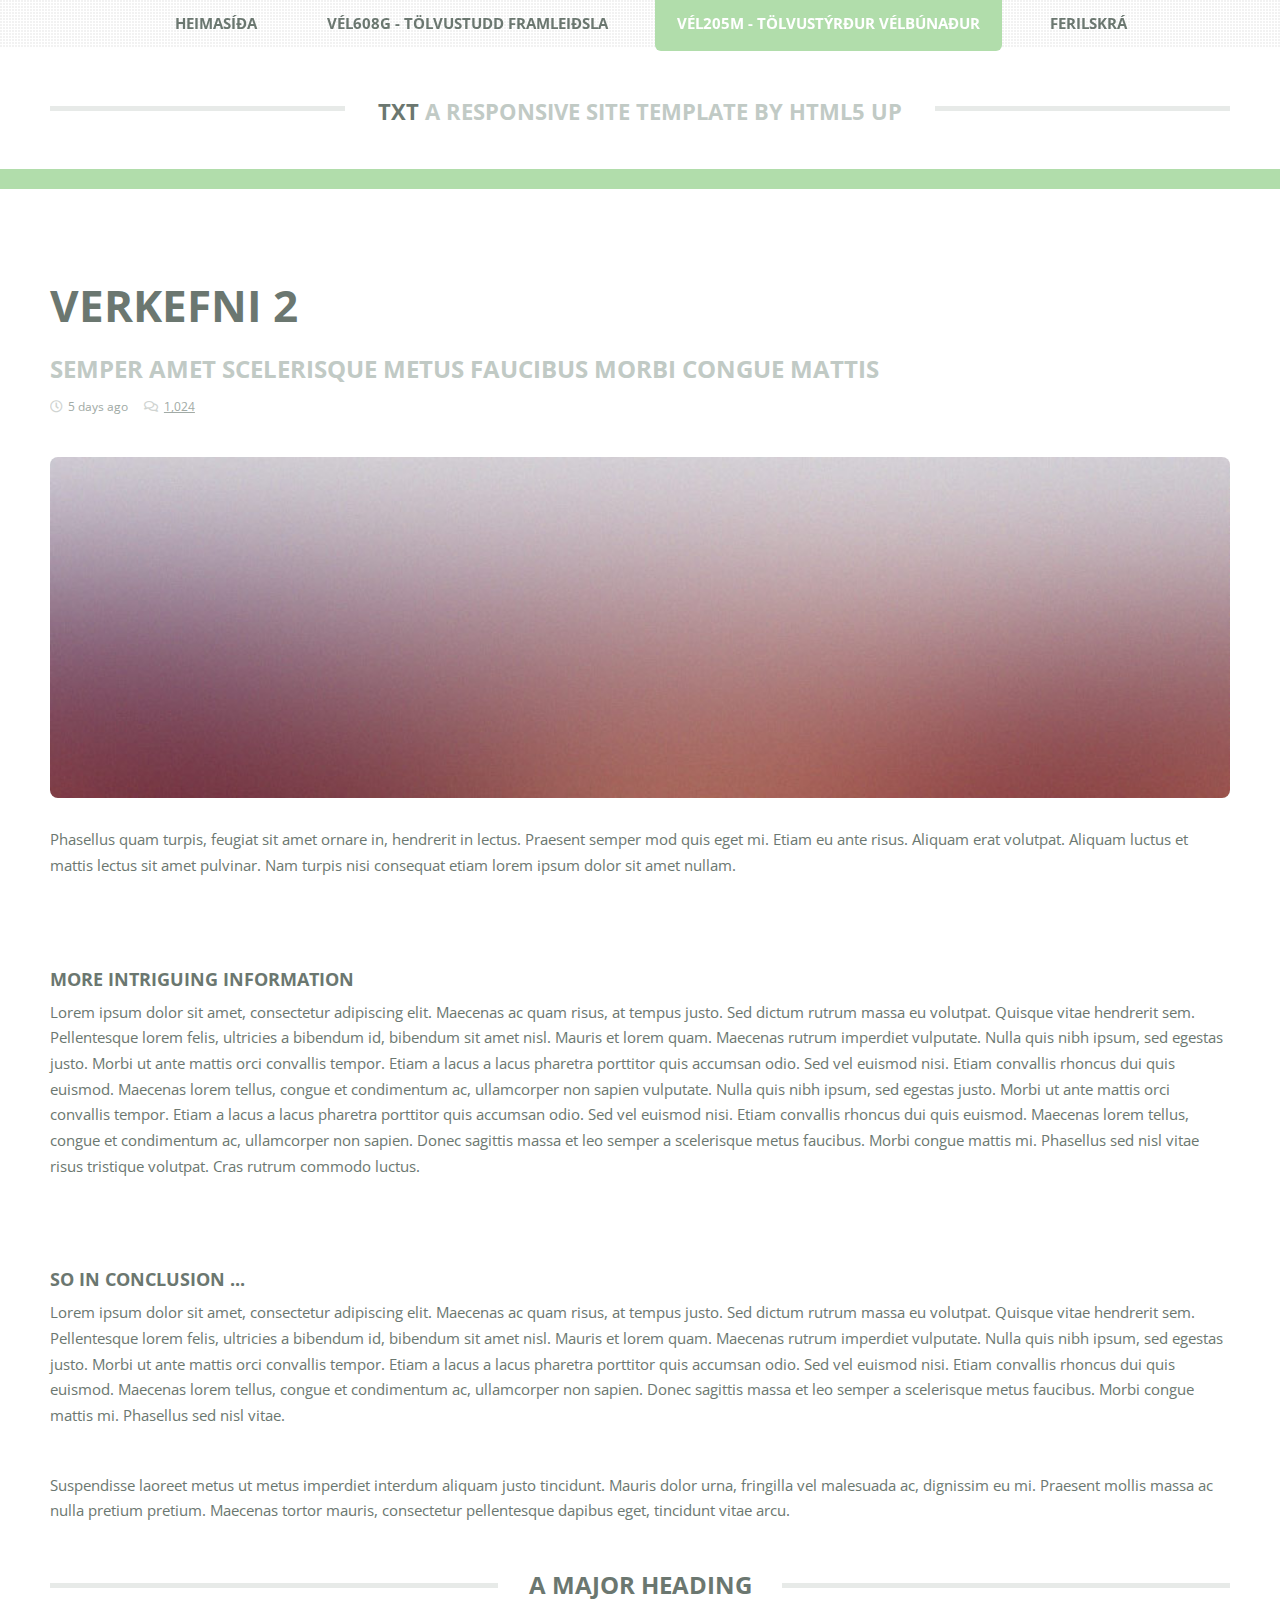
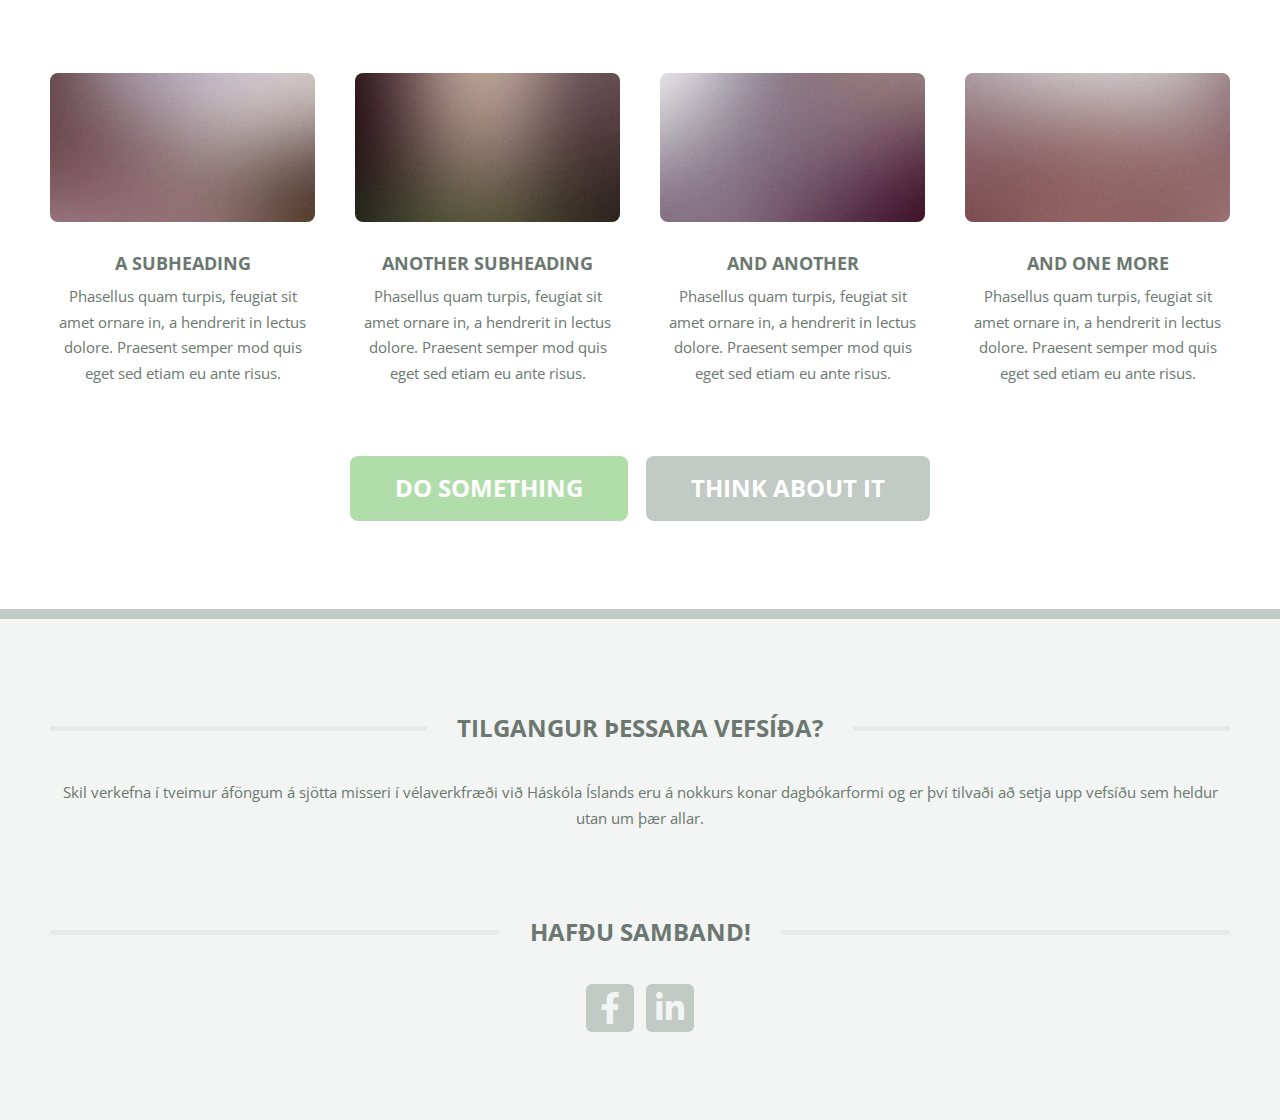
<file: vel205M-verkefni2.html>
<!DOCTYPE HTML>
<!--
	TXT by HTML5 UP
	html5up.net | @ajlkn
	Free for personal and commercial use under the CCA 3.0 license (html5up.net/license)
-->
<html>
	<head>
		<title>No Sidebar - TXT by HTML5 UP</title>
		<meta charset="utf-8" />
		<meta name="viewport" content="width=device-width, initial-scale=1, user-scalable=no" />
		<link rel="stylesheet" href="assets/css/main.css" />
	</head>
	<body class="is-preload">
		<div id="page-wrapper">

			<!-- Header -->
				<header id="header">
					<div class="logo container">
						<div>
							<h1><a href="index.html" id="logo">TXT</a></h1>
							<p>A responsive site template by HTML5 UP</p>
						</div>
					</div>
				</header>

			<!-- Nav -->
				<nav id="nav">
					<ul>
						<li><a href="index.html">Heimasíða</a></li>
                        
						<li>
							<a href="#">VÉL608G - Tölvustudd framleiðsla</a>
							<ul>
								<li><a href="vel608G-verkefni1.html">Verkefni 1 - Vefsíðugerð</a></li>
								<li><a href="vel608G-verkefni2.html">Verkefni 2</a></li>
								<li><a href="vel608G-verkefni3.html">Verkefni 3</a></li>
								<li><a href="vel608G-verkefni4.html">Verkefni 4</a></li>
                                <li><a href="vel608G-verkefni5.html">Verkefni 5</a></li>
                                <li><a href="vel608G-lokaverkefni.html">Lokaverkefni</a></li>
							</ul>
						</li>
                        
						<li class="current">
							<a href="#">VÉL205M - Tölvustýrður vélbúnaður</a>
							<ul>
								<li><a href="vel205M-verkefni1.html">Verkefni 1 - Forritari og ...</a></li>
								<li><a href="vel205M-verkefni2.html">Verkefni 2</a></li>
								<li><a href="vel205M-verkefni3.html">Verkefni 3</a></li>
								<li><a href="vel205M-verkefni4.html">Verkefni 4</a></li>
                                <li><a href="vel205M-verkefni5.html">Verkefni 5</a></li>
                                <li><a href="vel205M-lokaverkefni.html">Lokaverkefni</a></li>
							</ul>
						</li>

						<li><a href="Ferilskra.html">Ferilskrá</a></li>
            
					</ul>
				</nav>


			<!-- Main -->
				<section id="main">
					<div class="container">
						<div class="row">
							<div class="col-12">
								<div class="content">

									<!-- Content -->

										<article class="box page-content">

											<header>
												<h2>Verkefni 2</h2>
												<p>Semper amet scelerisque metus faucibus morbi congue mattis</p>
												<ul class="meta">
													<li class="icon fa-clock">5 days ago</li>
													<li class="icon fa-comments"><a href="#">1,024</a></li>
												</ul>
											</header>

											<section>
												<span class="image featured"><img src="images/pic05.jpg" alt="" /></span>
												<p>
													Phasellus quam turpis, feugiat sit amet ornare in, hendrerit in lectus.
													Praesent semper mod quis eget mi. Etiam eu ante risus. Aliquam erat volutpat.
													Aliquam luctus et mattis lectus sit amet pulvinar. Nam turpis nisi
													consequat etiam lorem ipsum dolor sit amet nullam.
												</p>
											</section>

											<section>
												<h3>More intriguing information</h3>
												<p>
													Lorem ipsum dolor sit amet, consectetur adipiscing elit. Maecenas ac quam risus, at tempus
													justo. Sed dictum rutrum massa eu volutpat. Quisque vitae hendrerit sem. Pellentesque lorem felis,
													ultricies a bibendum id, bibendum sit amet nisl. Mauris et lorem quam. Maecenas rutrum imperdiet
													vulputate. Nulla quis nibh ipsum, sed egestas justo. Morbi ut ante mattis orci convallis tempor.
													Etiam a lacus a lacus pharetra porttitor quis accumsan odio. Sed vel euismod nisi. Etiam convallis
													rhoncus dui quis euismod. Maecenas lorem tellus, congue et condimentum ac, ullamcorper non sapien
													vulputate. Nulla quis nibh ipsum, sed egestas justo. Morbi ut ante mattis orci convallis tempor.
													Etiam a lacus a lacus pharetra porttitor quis accumsan odio. Sed vel euismod nisi. Etiam convallis
													rhoncus dui quis euismod. Maecenas lorem tellus, congue et condimentum ac, ullamcorper non sapien.
													Donec sagittis massa et leo semper a scelerisque metus faucibus. Morbi congue mattis mi.
													Phasellus sed nisl vitae risus tristique volutpat. Cras rutrum commodo luctus.
												</p>
											</section>

											<section>
												<h3>So in conclusion ...</h3>
												<p>
													Lorem ipsum dolor sit amet, consectetur adipiscing elit. Maecenas ac quam risus, at tempus
													justo. Sed dictum rutrum massa eu volutpat. Quisque vitae hendrerit sem. Pellentesque lorem felis,
													ultricies a bibendum id, bibendum sit amet nisl. Mauris et lorem quam. Maecenas rutrum imperdiet
													vulputate. Nulla quis nibh ipsum, sed egestas justo. Morbi ut ante mattis orci convallis tempor.
													Etiam a lacus a lacus pharetra porttitor quis accumsan odio. Sed vel euismod nisi. Etiam convallis
													rhoncus dui quis euismod. Maecenas lorem tellus, congue et condimentum ac, ullamcorper non sapien.
													Donec sagittis massa et leo semper a scelerisque metus faucibus. Morbi congue mattis mi.
													Phasellus sed nisl vitae.
												</p>
												<p>
													Suspendisse laoreet metus ut metus imperdiet interdum aliquam justo tincidunt. Mauris dolor urna,
													fringilla vel malesuada ac, dignissim eu mi. Praesent mollis massa ac nulla pretium pretium.
													Maecenas tortor mauris, consectetur pellentesque dapibus eget, tincidunt vitae arcu.
												</p>
											</section>

										</article>

								</div>
							</div>
							<div class="col-12">

								<!-- Features -->
									<section class="box features">
										<h2 class="major"><span>A Major Heading</span></h2>
										<div>
											<div class="row">
												<div class="col-3 col-6-medium col-12-small">

													<!-- Feature -->
														<section class="box feature">
															<a href="#" class="image featured"><img src="images/pic01.jpg" alt="" /></a>
															<h3><a href="#">A Subheading</a></h3>
															<p>
																Phasellus quam turpis, feugiat sit amet ornare in, a hendrerit in
																lectus dolore. Praesent semper mod quis eget sed etiam eu ante risus.
															</p>
														</section>

												</div>
												<div class="col-3 col-6-medium col-12-small">

													<!-- Feature -->
														<section class="box feature">
															<a href="#" class="image featured"><img src="images/pic02.jpg" alt="" /></a>
															<h3><a href="#">Another Subheading</a></h3>
															<p>
																Phasellus quam turpis, feugiat sit amet ornare in, a hendrerit in
																lectus dolore. Praesent semper mod quis eget sed etiam eu ante risus.
															</p>
														</section>

												</div>
												<div class="col-3 col-6-medium col-12-small">

													<!-- Feature -->
														<section class="box feature">
															<a href="#" class="image featured"><img src="images/pic03.jpg" alt="" /></a>
															<h3><a href="#">And Another</a></h3>
															<p>
																Phasellus quam turpis, feugiat sit amet ornare in, a hendrerit in
																lectus dolore. Praesent semper mod quis eget sed etiam eu ante risus.
															</p>
														</section>

												</div>
												<div class="col-3 col-6-medium col-12-small">

													<!-- Feature -->
														<section class="box feature">
															<a href="#" class="image featured"><img src="images/pic04.jpg" alt="" /></a>
															<h3><a href="#">And One More</a></h3>
															<p>
																Phasellus quam turpis, feugiat sit amet ornare in, a hendrerit in
																lectus dolore. Praesent semper mod quis eget sed etiam eu ante risus.
															</p>
														</section>

												</div>
												<div class="col-12">
													<ul class="actions">
														<li><a href="#" class="button large">Do Something</a></li>
														<li><a href="#" class="button alt large">Think About It</a></li>
													</ul>
												</div>
											</div>
										</div>
									</section>

							</div>
						</div>
					</div>
				</section>

			<!-- Footer -->
				<footer id="footer">
					<div class="container">
						<div class="row gtr-200">
							<div class="col-12">

								<!-- About -->
									<section>
										<h2 class="major"><span>Tilgangur þessara vefsíða?</span></h2>
										<p>
											Skil verkefna í tveimur áföngum á sjötta misseri í vélaverkfræði við Háskóla Íslands eru á nokkurs konar dagbókarformi og er því tilvaði að setja upp vefsíðu sem heldur utan um þær allar.
										</p>
									</section>

							</div>
							<div class="col-12">

								<!-- Contact -->
									<section>
										<h2 class="major"><span>Hafðu samband!</span></h2>
										<ul class="contact">
											<li><a class="icon brands fa-facebook-f" href="https://www.facebook.com/profile.php?id=100004983438826&sk=about"><span class="label">Facebook</span></a></li>
											<li><a class="icon brands fa-linkedin-in" href="https://www.linkedin.com/in/trausti-lukas-adamsson-3b097a293/"><span class="label">LinkedIn</span></a></li>
										</ul>
									</section>

							</div>
						</div>

					</div>
				</footer>

		</div>

		<!-- Scripts -->
			<script src="assets/js/jquery.min.js"></script>
			<script src="assets/js/jquery.dropotron.min.js"></script>
			<script src="assets/js/jquery.scrolly.min.js"></script>
			<script src="assets/js/browser.min.js"></script>
			<script src="assets/js/breakpoints.min.js"></script>
			<script src="assets/js/util.js"></script>
			<script src="assets/js/main.js"></script>

	</body>
</html>
</file>
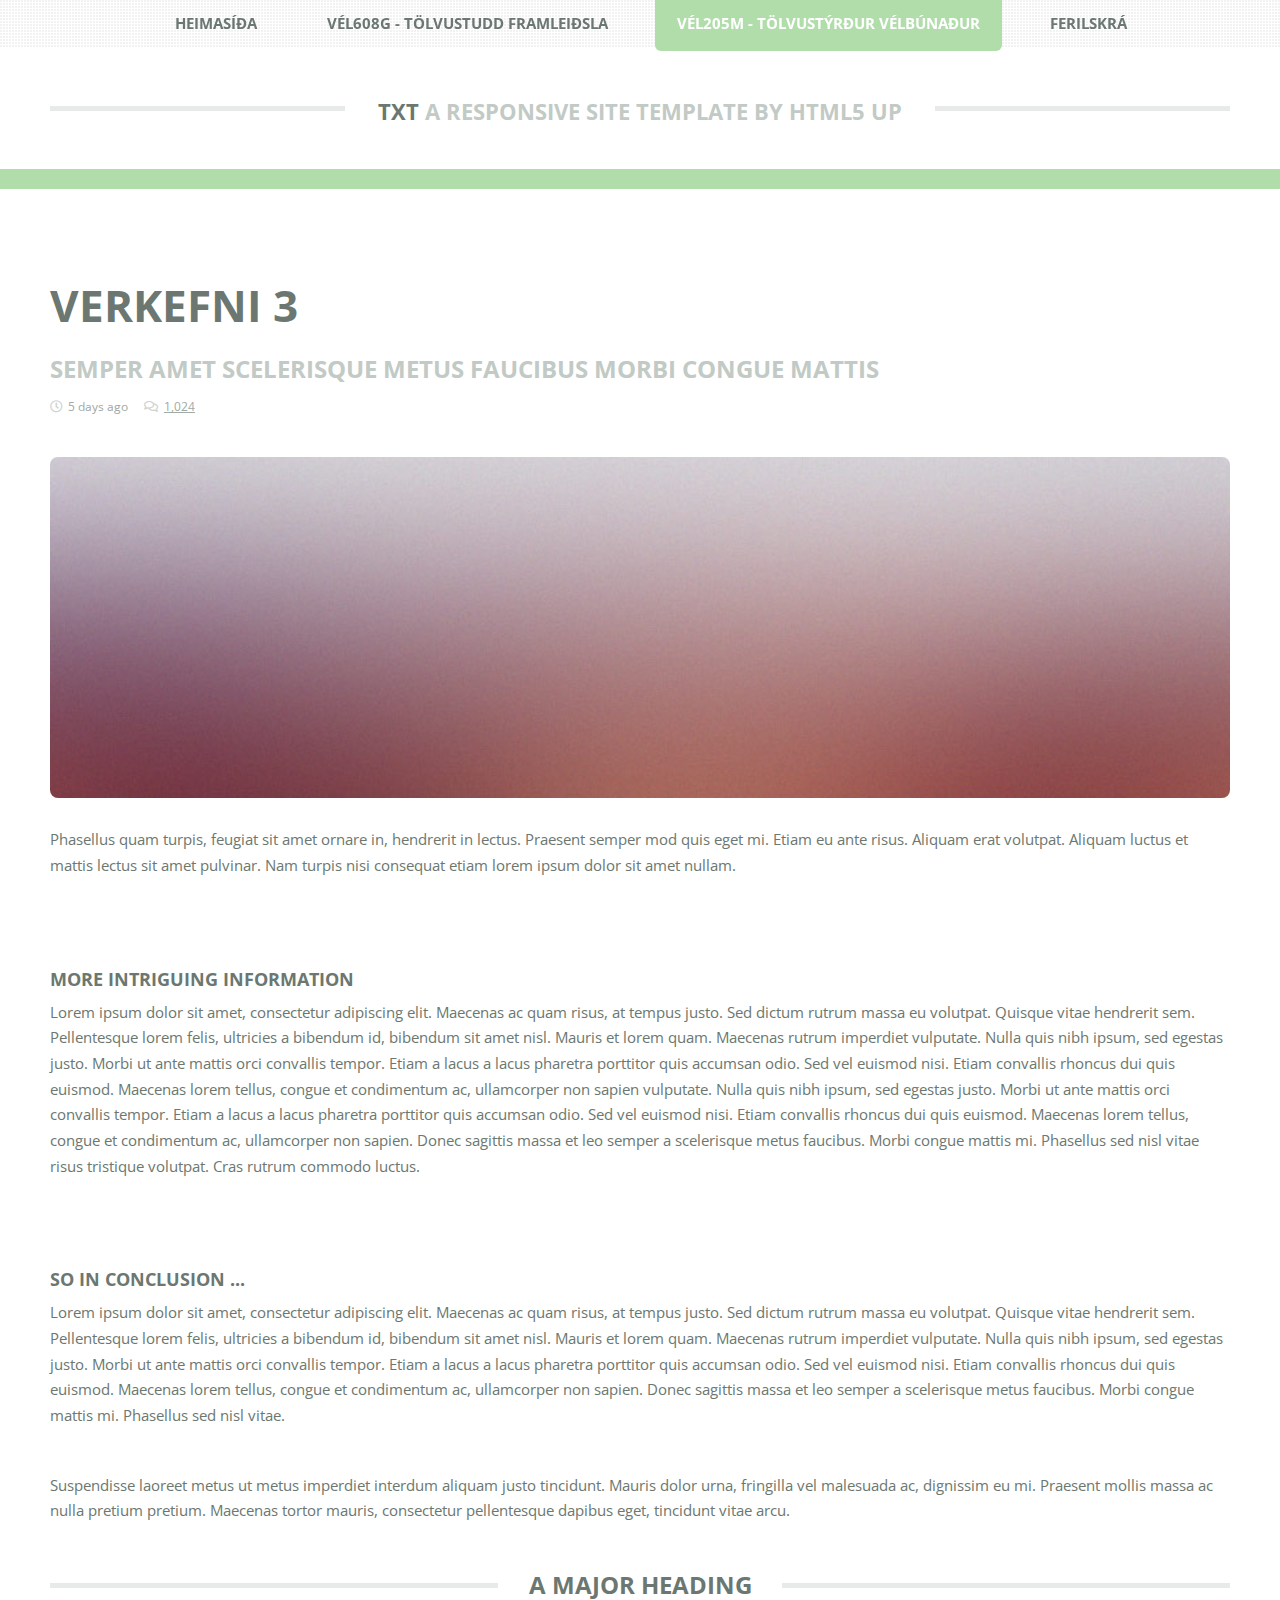
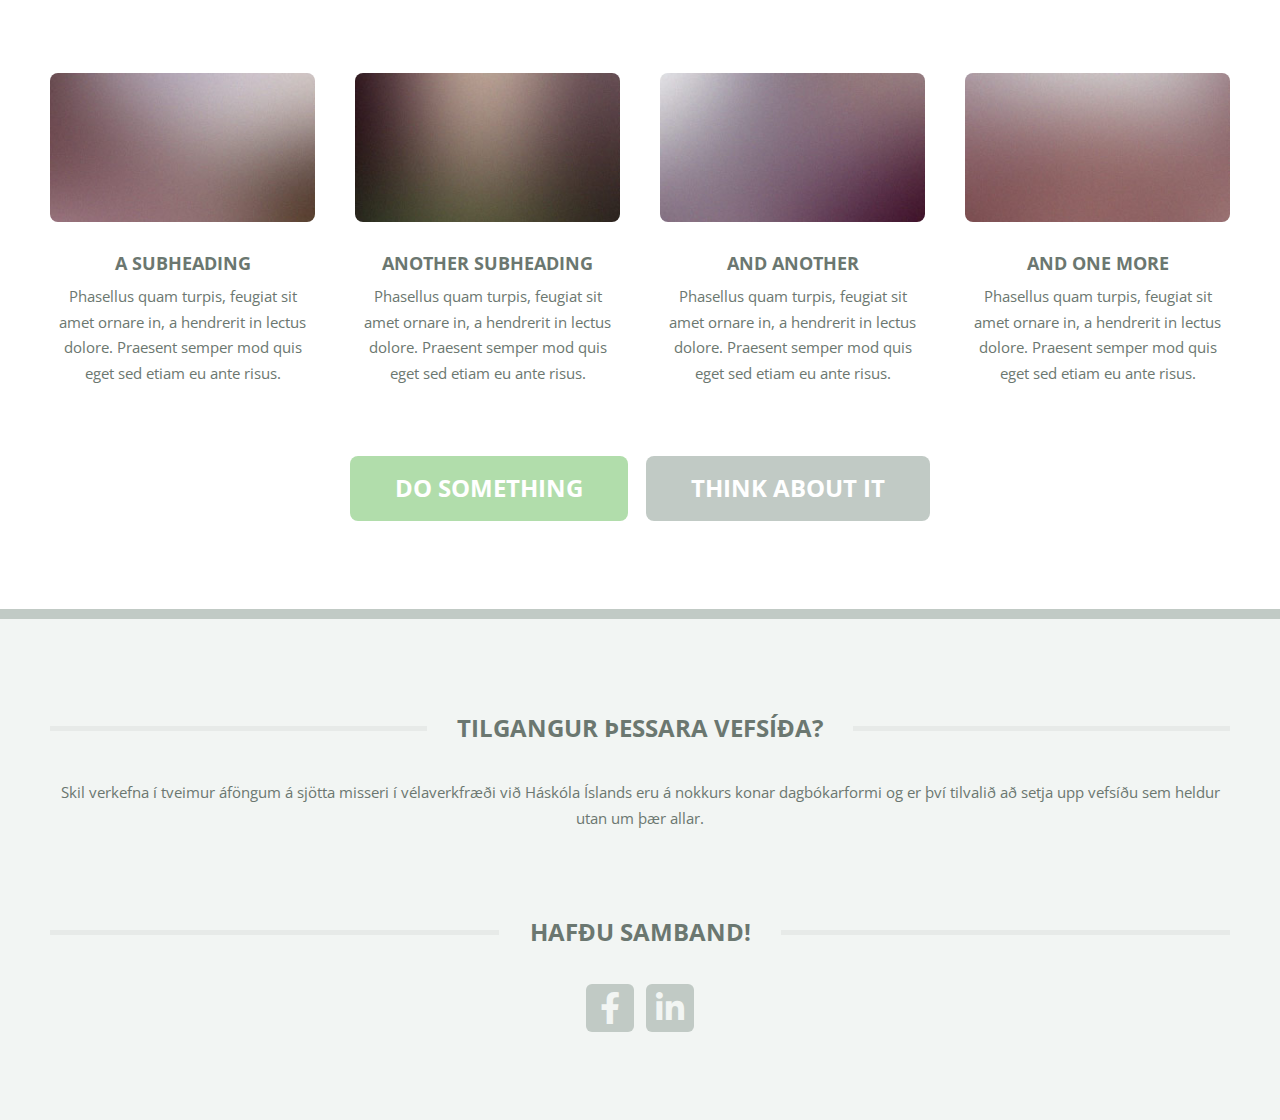
<file: vel205M-verkefni3.html>
<!DOCTYPE HTML>
<!--
	TXT by HTML5 UP
	html5up.net | @ajlkn
	Free for personal and commercial use under the CCA 3.0 license (html5up.net/license)
-->
<html>
	<head>
		<title>No Sidebar - TXT by HTML5 UP</title>
		<meta charset="utf-8" />
		<meta name="viewport" content="width=device-width, initial-scale=1, user-scalable=no" />
		<link rel="stylesheet" href="assets/css/main.css" />
	</head>
	<body class="is-preload">
		<div id="page-wrapper">

			<!-- Header -->
				<header id="header">
					<div class="logo container">
						<div>
							<h1><a href="index.html" id="logo">TXT</a></h1>
							<p>A responsive site template by HTML5 UP</p>
						</div>
					</div>
				</header>

			 <!-- Nav -->
				<nav id="nav">
					<ul>
						<li><a href="index.html">Heimasíða</a></li>
                        
						<li>
							<a href="#">VÉL608G - Tölvustudd framleiðsla</a>
							<ul>
								<li><a href="vel608G-verkefni1.html">Verkefni 1 - Vefsíðugerð</a></li>
								<li><a href="vel608G-verkefni2.html">Verkefni 2</a></li>
								<li><a href="vel608G-verkefni3.html">Verkefni 3</a></li>
								<li><a href="vel608G-verkefni4.html">Verkefni 4</a></li>
                                <li><a href="vel608G-verkefni5.html">Verkefni 5</a></li>
                                <li><a href="vel608G-lokaverkefni.html">Lokaverkefni</a></li>
							</ul>
						</li>
                        
						<li class="current">
							<a href="#">VÉL205M - Tölvustýrður vélbúnaður</a>
							<ul>
								<li><a href="vel205M-verkefni1.html">Verkefni 1 - Forritari og ...</a></li>
								<li><a href="vel205M-verkefni2.html">Verkefni 2</a></li>
								<li><a href="vel205M-verkefni3.html">Verkefni 3</a></li>
								<li><a href="vel205M-verkefni4.html">Verkefni 4</a></li>
                                <li><a href="vel205M-verkefni5.html">Verkefni 5</a></li>
                                <li><a href="vel205M-lokaverkefni.html">Lokaverkefni</a></li>
							</ul>
						</li>

						<li><a href="Ferilskra.html">Ferilskrá</a></li>
            
					</ul>
				</nav>


			<!-- Main -->
				<section id="main">
					<div class="container">
						<div class="row">
							<div class="col-12">
								<div class="content">

									<!-- Content -->

										<article class="box page-content">

											<header>
												<h2>Verkefni 3</h2>
												<p>Semper amet scelerisque metus faucibus morbi congue mattis</p>
												<ul class="meta">
													<li class="icon fa-clock">5 days ago</li>
													<li class="icon fa-comments"><a href="#">1,024</a></li>
												</ul>
											</header>

											<section>
												<span class="image featured"><img src="images/pic05.jpg" alt="" /></span>
												<p>
													Phasellus quam turpis, feugiat sit amet ornare in, hendrerit in lectus.
													Praesent semper mod quis eget mi. Etiam eu ante risus. Aliquam erat volutpat.
													Aliquam luctus et mattis lectus sit amet pulvinar. Nam turpis nisi
													consequat etiam lorem ipsum dolor sit amet nullam.
												</p>
											</section>

											<section>
												<h3>More intriguing information</h3>
												<p>
													Lorem ipsum dolor sit amet, consectetur adipiscing elit. Maecenas ac quam risus, at tempus
													justo. Sed dictum rutrum massa eu volutpat. Quisque vitae hendrerit sem. Pellentesque lorem felis,
													ultricies a bibendum id, bibendum sit amet nisl. Mauris et lorem quam. Maecenas rutrum imperdiet
													vulputate. Nulla quis nibh ipsum, sed egestas justo. Morbi ut ante mattis orci convallis tempor.
													Etiam a lacus a lacus pharetra porttitor quis accumsan odio. Sed vel euismod nisi. Etiam convallis
													rhoncus dui quis euismod. Maecenas lorem tellus, congue et condimentum ac, ullamcorper non sapien
													vulputate. Nulla quis nibh ipsum, sed egestas justo. Morbi ut ante mattis orci convallis tempor.
													Etiam a lacus a lacus pharetra porttitor quis accumsan odio. Sed vel euismod nisi. Etiam convallis
													rhoncus dui quis euismod. Maecenas lorem tellus, congue et condimentum ac, ullamcorper non sapien.
													Donec sagittis massa et leo semper a scelerisque metus faucibus. Morbi congue mattis mi.
													Phasellus sed nisl vitae risus tristique volutpat. Cras rutrum commodo luctus.
												</p>
											</section>

											<section>
												<h3>So in conclusion ...</h3>
												<p>
													Lorem ipsum dolor sit amet, consectetur adipiscing elit. Maecenas ac quam risus, at tempus
													justo. Sed dictum rutrum massa eu volutpat. Quisque vitae hendrerit sem. Pellentesque lorem felis,
													ultricies a bibendum id, bibendum sit amet nisl. Mauris et lorem quam. Maecenas rutrum imperdiet
													vulputate. Nulla quis nibh ipsum, sed egestas justo. Morbi ut ante mattis orci convallis tempor.
													Etiam a lacus a lacus pharetra porttitor quis accumsan odio. Sed vel euismod nisi. Etiam convallis
													rhoncus dui quis euismod. Maecenas lorem tellus, congue et condimentum ac, ullamcorper non sapien.
													Donec sagittis massa et leo semper a scelerisque metus faucibus. Morbi congue mattis mi.
													Phasellus sed nisl vitae.
												</p>
												<p>
													Suspendisse laoreet metus ut metus imperdiet interdum aliquam justo tincidunt. Mauris dolor urna,
													fringilla vel malesuada ac, dignissim eu mi. Praesent mollis massa ac nulla pretium pretium.
													Maecenas tortor mauris, consectetur pellentesque dapibus eget, tincidunt vitae arcu.
												</p>
											</section>

										</article>

								</div>
							</div>
							<div class="col-12">

								<!-- Features -->
									<section class="box features">
										<h2 class="major"><span>A Major Heading</span></h2>
										<div>
											<div class="row">
												<div class="col-3 col-6-medium col-12-small">

													<!-- Feature -->
														<section class="box feature">
															<a href="#" class="image featured"><img src="images/pic01.jpg" alt="" /></a>
															<h3><a href="#">A Subheading</a></h3>
															<p>
																Phasellus quam turpis, feugiat sit amet ornare in, a hendrerit in
																lectus dolore. Praesent semper mod quis eget sed etiam eu ante risus.
															</p>
														</section>

												</div>
												<div class="col-3 col-6-medium col-12-small">

													<!-- Feature -->
														<section class="box feature">
															<a href="#" class="image featured"><img src="images/pic02.jpg" alt="" /></a>
															<h3><a href="#">Another Subheading</a></h3>
															<p>
																Phasellus quam turpis, feugiat sit amet ornare in, a hendrerit in
																lectus dolore. Praesent semper mod quis eget sed etiam eu ante risus.
															</p>
														</section>

												</div>
												<div class="col-3 col-6-medium col-12-small">

													<!-- Feature -->
														<section class="box feature">
															<a href="#" class="image featured"><img src="images/pic03.jpg" alt="" /></a>
															<h3><a href="#">And Another</a></h3>
															<p>
																Phasellus quam turpis, feugiat sit amet ornare in, a hendrerit in
																lectus dolore. Praesent semper mod quis eget sed etiam eu ante risus.
															</p>
														</section>

												</div>
												<div class="col-3 col-6-medium col-12-small">

													<!-- Feature -->
														<section class="box feature">
															<a href="#" class="image featured"><img src="images/pic04.jpg" alt="" /></a>
															<h3><a href="#">And One More</a></h3>
															<p>
																Phasellus quam turpis, feugiat sit amet ornare in, a hendrerit in
																lectus dolore. Praesent semper mod quis eget sed etiam eu ante risus.
															</p>
														</section>

												</div>
												<div class="col-12">
													<ul class="actions">
														<li><a href="#" class="button large">Do Something</a></li>
														<li><a href="#" class="button alt large">Think About It</a></li>
													</ul>
												</div>
											</div>
										</div>
									</section>

							</div>
						</div>
					</div>
				</section>

			<!-- Footer -->
				<footer id="footer">
					<div class="container">
						<div class="row gtr-200">
							<div class="col-12">

								<!-- About -->
									<section>
										<h2 class="major"><span>Tilgangur þessara vefsíða?</span></h2>
										<p>
											Skil verkefna í tveimur áföngum á sjötta misseri í vélaverkfræði við Háskóla Íslands eru á nokkurs konar dagbókarformi og er því tilvalið að setja upp vefsíðu sem heldur utan um þær allar.
										</p>
									</section>

							</div>
							<div class="col-12">

								<!-- Contact -->
									<section>
										<h2 class="major"><span>Hafðu samband!</span></h2>
										<ul class="contact">
											<li><a class="icon brands fa-facebook-f" href="https://www.facebook.com/profile.php?id=100004983438826&sk=about"><span class="label">Facebook</span></a></li>
											<li><a class="icon brands fa-linkedin-in" href="https://www.linkedin.com/in/trausti-lukas-adamsson-3b097a293/"><span class="label">LinkedIn</span></a></li>
										</ul>
									</section>

							</div>
						</div>

					</div>
				</footer>

		</div>

		<!-- Scripts -->
			<script src="assets/js/jquery.min.js"></script>
			<script src="assets/js/jquery.dropotron.min.js"></script>
			<script src="assets/js/jquery.scrolly.min.js"></script>
			<script src="assets/js/browser.min.js"></script>
			<script src="assets/js/breakpoints.min.js"></script>
			<script src="assets/js/util.js"></script>
			<script src="assets/js/main.js"></script>

	</body>
</html>
</file>
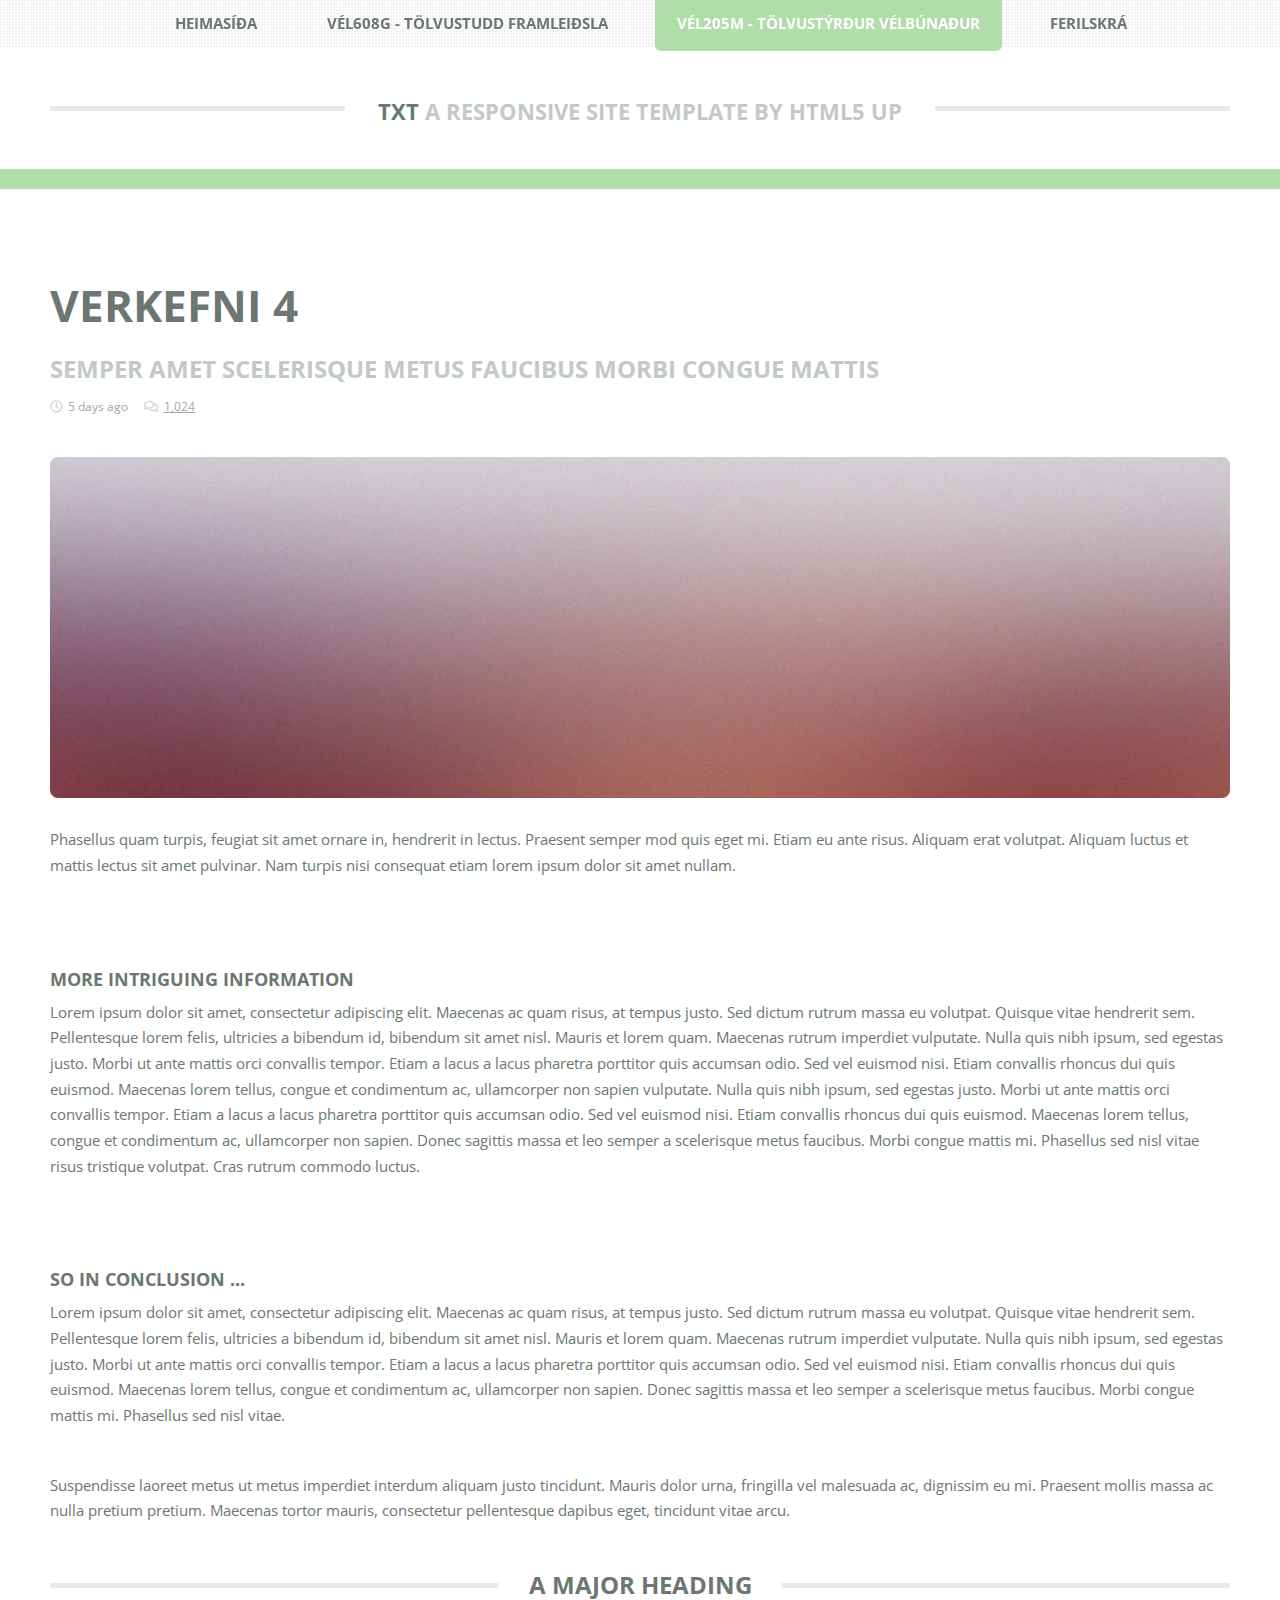
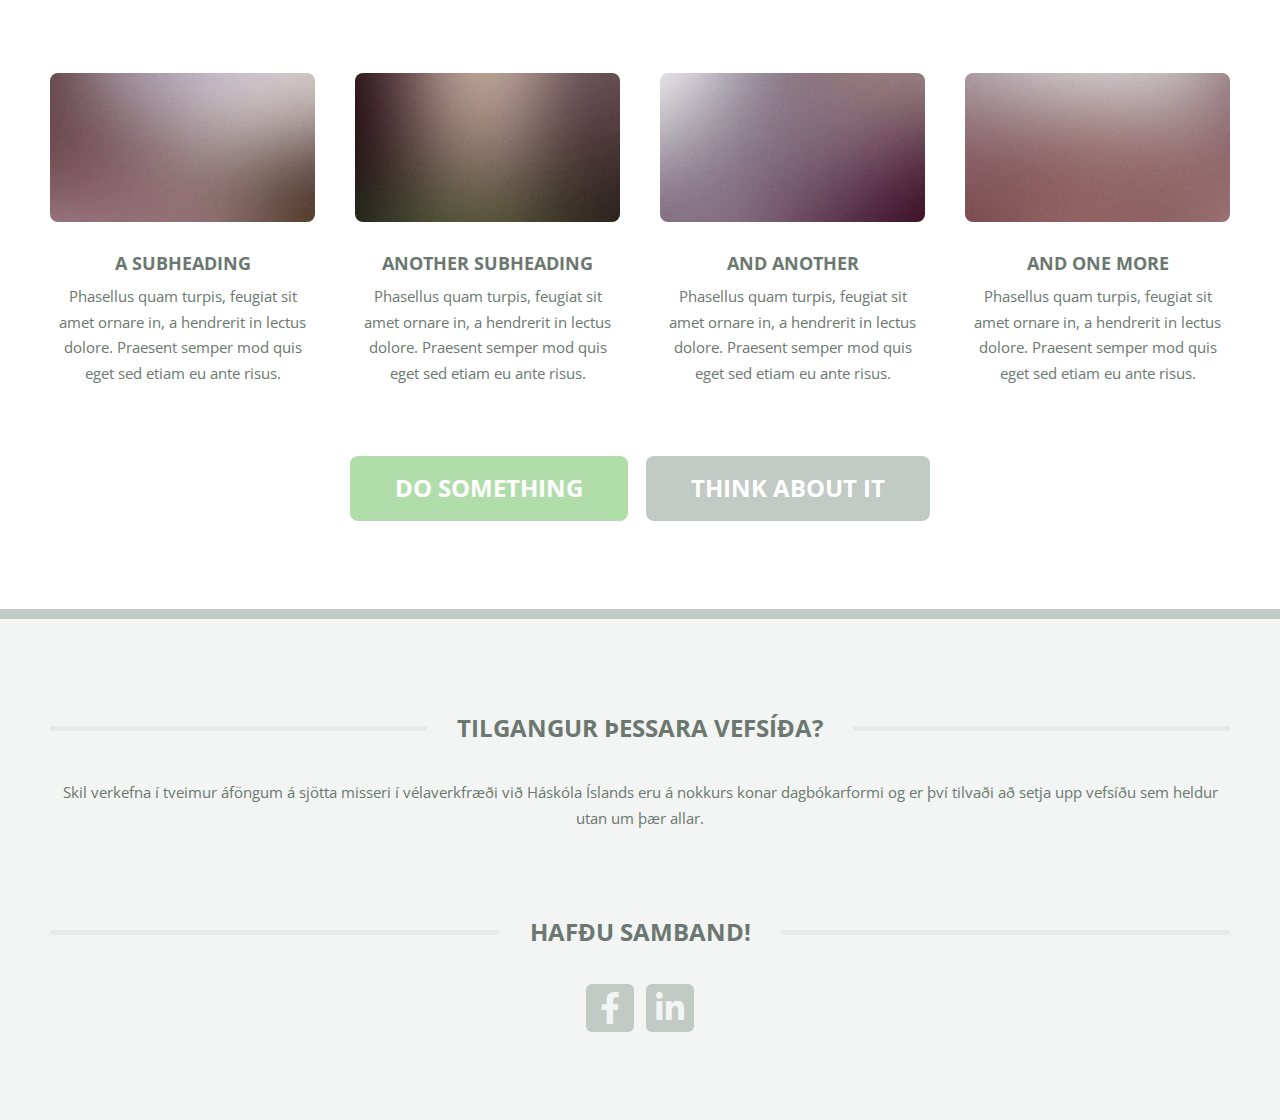
<file: vel205M-verkefni4.html>
<!DOCTYPE HTML>
<!--
	TXT by HTML5 UP
	html5up.net | @ajlkn
	Free for personal and commercial use under the CCA 3.0 license (html5up.net/license)
-->
<html>
	<head>
		<title>No Sidebar - TXT by HTML5 UP</title>
		<meta charset="utf-8" />
		<meta name="viewport" content="width=device-width, initial-scale=1, user-scalable=no" />
		<link rel="stylesheet" href="assets/css/main.css" />
	</head>
	<body class="is-preload">
		<div id="page-wrapper">

			<!-- Header -->
				<header id="header">
					<div class="logo container">
						<div>
							<h1><a href="index.html" id="logo">TXT</a></h1>
							<p>A responsive site template by HTML5 UP</p>
						</div>
					</div>
				</header>

			<!-- Nav -->
				<nav id="nav">
					<ul>
						<li><a href="index.html">Heimasíða</a></li>
                        
						<li>
							<a href="#">VÉL608G - Tölvustudd framleiðsla</a>
							<ul>
								<li><a href="vel608G-verkefni1.html">Verkefni 1 - Vefsíðugerð</a></li>
								<li><a href="vel608G-verkefni2.html">Verkefni 2</a></li>
								<li><a href="vel608G-verkefni3.html">Verkefni 3</a></li>
								<li><a href="vel608G-verkefni4.html">Verkefni 4</a></li>
                                <li><a href="vel608G-verkefni5.html">Verkefni 5</a></li>
                                <li><a href="vel608G-lokaverkefni.html">Lokaverkefni</a></li>
							</ul>
						</li>
                        
						<li  class="current">
							<a href="#">VÉL205M - Tölvustýrður vélbúnaður</a>
							<ul>
								<li><a href="vel205M-verkefni1.html">Verkefni 1 - Forritari og ...</a></li>
								<li><a href="vel205M-verkefni2.html">Verkefni 2</a></li>
								<li><a href="vel205M-verkefni3.html">Verkefni 3</a></li>
								<li><a href="vel205M-verkefni4.html">Verkefni 4</a></li>
                                <li><a href="vel205M-verkefni5.html">Verkefni 5</a></li>
                                <li><a href="vel205M-lokaverkefni.html">Lokaverkefni</a></li>
							</ul>
						</li>

						<li><a href="Ferilskra.html">Ferilskrá</a></li>
            
					</ul>
				</nav>


			<!-- Main -->
				<section id="main">
					<div class="container">
						<div class="row">
							<div class="col-12">
								<div class="content">

									<!-- Content -->

										<article class="box page-content">

											<header>
												<h2>Verkefni 4</h2>
												<p>Semper amet scelerisque metus faucibus morbi congue mattis</p>
												<ul class="meta">
													<li class="icon fa-clock">5 days ago</li>
													<li class="icon fa-comments"><a href="#">1,024</a></li>
												</ul>
											</header>

											<section>
												<span class="image featured"><img src="images/pic05.jpg" alt="" /></span>
												<p>
													Phasellus quam turpis, feugiat sit amet ornare in, hendrerit in lectus.
													Praesent semper mod quis eget mi. Etiam eu ante risus. Aliquam erat volutpat.
													Aliquam luctus et mattis lectus sit amet pulvinar. Nam turpis nisi
													consequat etiam lorem ipsum dolor sit amet nullam.
												</p>
											</section>

											<section>
												<h3>More intriguing information</h3>
												<p>
													Lorem ipsum dolor sit amet, consectetur adipiscing elit. Maecenas ac quam risus, at tempus
													justo. Sed dictum rutrum massa eu volutpat. Quisque vitae hendrerit sem. Pellentesque lorem felis,
													ultricies a bibendum id, bibendum sit amet nisl. Mauris et lorem quam. Maecenas rutrum imperdiet
													vulputate. Nulla quis nibh ipsum, sed egestas justo. Morbi ut ante mattis orci convallis tempor.
													Etiam a lacus a lacus pharetra porttitor quis accumsan odio. Sed vel euismod nisi. Etiam convallis
													rhoncus dui quis euismod. Maecenas lorem tellus, congue et condimentum ac, ullamcorper non sapien
													vulputate. Nulla quis nibh ipsum, sed egestas justo. Morbi ut ante mattis orci convallis tempor.
													Etiam a lacus a lacus pharetra porttitor quis accumsan odio. Sed vel euismod nisi. Etiam convallis
													rhoncus dui quis euismod. Maecenas lorem tellus, congue et condimentum ac, ullamcorper non sapien.
													Donec sagittis massa et leo semper a scelerisque metus faucibus. Morbi congue mattis mi.
													Phasellus sed nisl vitae risus tristique volutpat. Cras rutrum commodo luctus.
												</p>
											</section>

											<section>
												<h3>So in conclusion ...</h3>
												<p>
													Lorem ipsum dolor sit amet, consectetur adipiscing elit. Maecenas ac quam risus, at tempus
													justo. Sed dictum rutrum massa eu volutpat. Quisque vitae hendrerit sem. Pellentesque lorem felis,
													ultricies a bibendum id, bibendum sit amet nisl. Mauris et lorem quam. Maecenas rutrum imperdiet
													vulputate. Nulla quis nibh ipsum, sed egestas justo. Morbi ut ante mattis orci convallis tempor.
													Etiam a lacus a lacus pharetra porttitor quis accumsan odio. Sed vel euismod nisi. Etiam convallis
													rhoncus dui quis euismod. Maecenas lorem tellus, congue et condimentum ac, ullamcorper non sapien.
													Donec sagittis massa et leo semper a scelerisque metus faucibus. Morbi congue mattis mi.
													Phasellus sed nisl vitae.
												</p>
												<p>
													Suspendisse laoreet metus ut metus imperdiet interdum aliquam justo tincidunt. Mauris dolor urna,
													fringilla vel malesuada ac, dignissim eu mi. Praesent mollis massa ac nulla pretium pretium.
													Maecenas tortor mauris, consectetur pellentesque dapibus eget, tincidunt vitae arcu.
												</p>
											</section>

										</article>

								</div>
							</div>
							<div class="col-12">

								<!-- Features -->
									<section class="box features">
										<h2 class="major"><span>A Major Heading</span></h2>
										<div>
											<div class="row">
												<div class="col-3 col-6-medium col-12-small">

													<!-- Feature -->
														<section class="box feature">
															<a href="#" class="image featured"><img src="images/pic01.jpg" alt="" /></a>
															<h3><a href="#">A Subheading</a></h3>
															<p>
																Phasellus quam turpis, feugiat sit amet ornare in, a hendrerit in
																lectus dolore. Praesent semper mod quis eget sed etiam eu ante risus.
															</p>
														</section>

												</div>
												<div class="col-3 col-6-medium col-12-small">

													<!-- Feature -->
														<section class="box feature">
															<a href="#" class="image featured"><img src="images/pic02.jpg" alt="" /></a>
															<h3><a href="#">Another Subheading</a></h3>
															<p>
																Phasellus quam turpis, feugiat sit amet ornare in, a hendrerit in
																lectus dolore. Praesent semper mod quis eget sed etiam eu ante risus.
															</p>
														</section>

												</div>
												<div class="col-3 col-6-medium col-12-small">

													<!-- Feature -->
														<section class="box feature">
															<a href="#" class="image featured"><img src="images/pic03.jpg" alt="" /></a>
															<h3><a href="#">And Another</a></h3>
															<p>
																Phasellus quam turpis, feugiat sit amet ornare in, a hendrerit in
																lectus dolore. Praesent semper mod quis eget sed etiam eu ante risus.
															</p>
														</section>

												</div>
												<div class="col-3 col-6-medium col-12-small">

													<!-- Feature -->
														<section class="box feature">
															<a href="#" class="image featured"><img src="images/pic04.jpg" alt="" /></a>
															<h3><a href="#">And One More</a></h3>
															<p>
																Phasellus quam turpis, feugiat sit amet ornare in, a hendrerit in
																lectus dolore. Praesent semper mod quis eget sed etiam eu ante risus.
															</p>
														</section>

												</div>
												<div class="col-12">
													<ul class="actions">
														<li><a href="#" class="button large">Do Something</a></li>
														<li><a href="#" class="button alt large">Think About It</a></li>
													</ul>
												</div>
											</div>
										</div>
									</section>

							</div>
						</div>
					</div>
				</section>

			<!-- Footer -->
				<footer id="footer">
					<div class="container">
						<div class="row gtr-200">
							<div class="col-12">

								<!-- About -->
									<section>
										<h2 class="major"><span>Tilgangur þessara vefsíða?</span></h2>
										<p>
											Skil verkefna í tveimur áföngum á sjötta misseri í vélaverkfræði við Háskóla Íslands eru á nokkurs konar dagbókarformi og er því tilvaði að setja upp vefsíðu sem heldur utan um þær allar.
										</p>
									</section>

							</div>
							<div class="col-12">

								<!-- Contact -->
									<section>
										<h2 class="major"><span>Hafðu samband!</span></h2>
										<ul class="contact">
											<li><a class="icon brands fa-facebook-f" href="https://www.facebook.com/profile.php?id=100004983438826&sk=about"><span class="label">Facebook</span></a></li>
											<li><a class="icon brands fa-linkedin-in" href="https://www.linkedin.com/in/trausti-lukas-adamsson-3b097a293/"><span class="label">LinkedIn</span></a></li>
										</ul>
									</section>

							</div>
						</div>

					</div>
				</footer>

		</div>

		<!-- Scripts -->
			<script src="assets/js/jquery.min.js"></script>
			<script src="assets/js/jquery.dropotron.min.js"></script>
			<script src="assets/js/jquery.scrolly.min.js"></script>
			<script src="assets/js/browser.min.js"></script>
			<script src="assets/js/breakpoints.min.js"></script>
			<script src="assets/js/util.js"></script>
			<script src="assets/js/main.js"></script>

	</body>
</html>
</file>
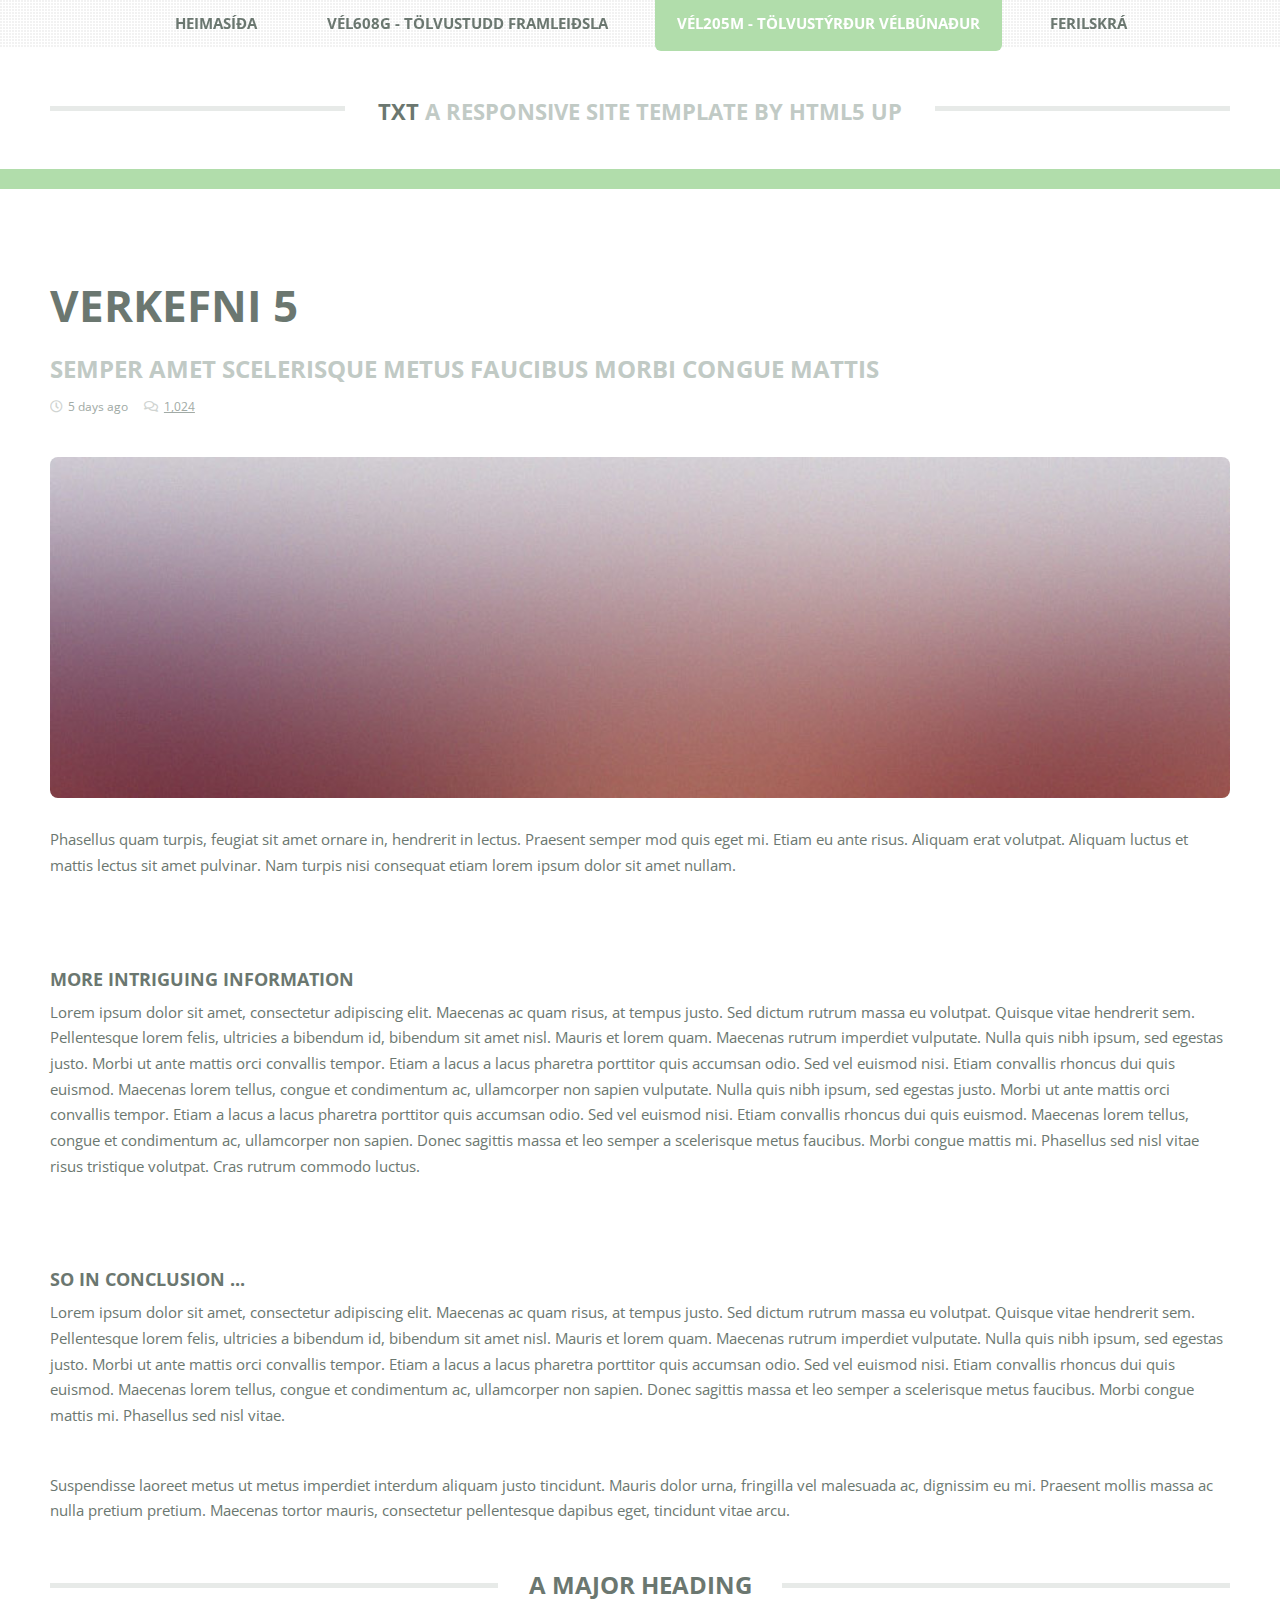
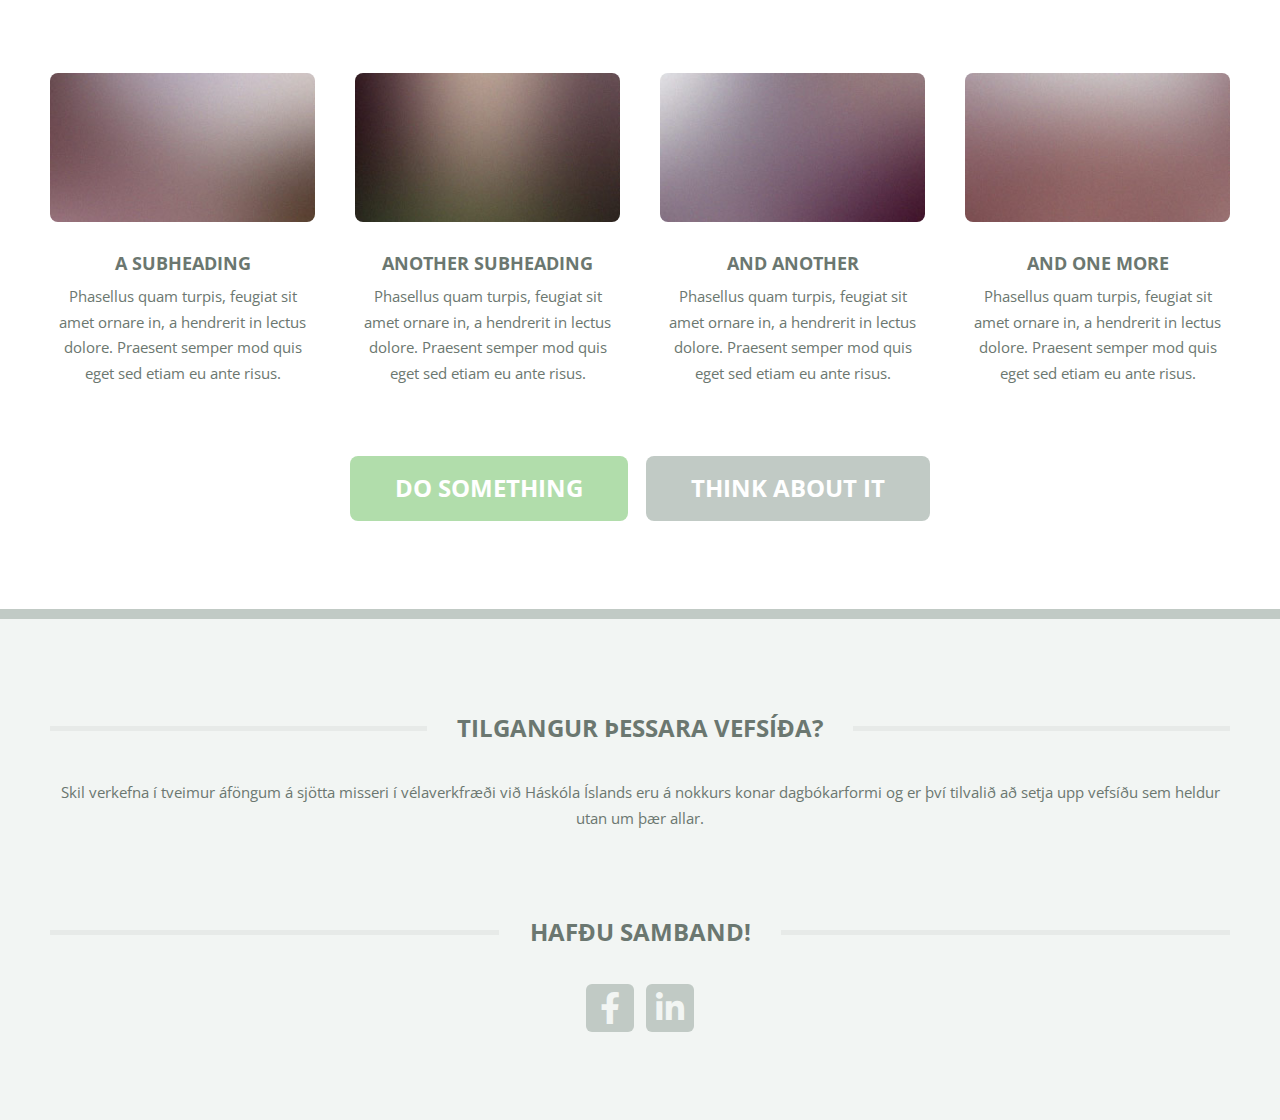
<file: vel205M-verkefni5.html>
<!DOCTYPE HTML>
<!--
	TXT by HTML5 UP
	html5up.net | @ajlkn
	Free for personal and commercial use under the CCA 3.0 license (html5up.net/license)
-->
<html>
	<head>
		<title>No Sidebar - TXT by HTML5 UP</title>
		<meta charset="utf-8" />
		<meta name="viewport" content="width=device-width, initial-scale=1, user-scalable=no" />
		<link rel="stylesheet" href="assets/css/main.css" />
	</head>
	<body class="is-preload">
		<div id="page-wrapper">

			<!-- Header -->
				<header id="header">
					<div class="logo container">
						<div>
							<h1><a href="index.html" id="logo">TXT</a></h1>
							<p>A responsive site template by HTML5 UP</p>
						</div>
					</div>
				</header>

			 <!-- Nav -->
				<nav id="nav">
					<ul>
						<li><a href="index.html">Heimasíða</a></li>
                        
						<li>
							<a href="#">VÉL608G - Tölvustudd framleiðsla</a>
							<ul>
								<li><a href="vel608G-verkefni1.html">Verkefni 1 - Vefsíðugerð</a></li>
								<li><a href="vel608G-verkefni2.html">Verkefni 2</a></li>
								<li><a href="vel608G-verkefni3.html">Verkefni 3</a></li>
								<li><a href="vel608G-verkefni4.html">Verkefni 4</a></li>
                                <li><a href="vel608G-verkefni5.html">Verkefni 5</a></li>
                                <li><a href="vel608G-lokaverkefni.html">Lokaverkefni</a></li>
							</ul>
						</li>
                        
						<li  class="current">
							<a href="#">VÉL205M - Tölvustýrður vélbúnaður</a>
							<ul>
								<li><a href="vel205M-verkefni1.html">Verkefni 1 - Forritari og ...</a></li>
								<li><a href="vel205M-verkefni2.html">Verkefni 2</a></li>
								<li><a href="vel205M-verkefni3.html">Verkefni 3</a></li>
								<li><a href="vel205M-verkefni4.html">Verkefni 4</a></li>
                                <li><a href="vel205M-verkefni5.html">Verkefni 5</a></li>
                                <li><a href="vel205M-lokaverkefni.html">Lokaverkefni</a></li>
							</ul>
						</li>

						<li><a href="Ferilskra.html">Ferilskrá</a></li>
            
					</ul>
				</nav>


			<!-- Main -->
				<section id="main">
					<div class="container">
						<div class="row">
							<div class="col-12">
								<div class="content">

									<!-- Content -->

										<article class="box page-content">

											<header>
												<h2>Verkefni 5</h2>
												<p>Semper amet scelerisque metus faucibus morbi congue mattis</p>
												<ul class="meta">
													<li class="icon fa-clock">5 days ago</li>
													<li class="icon fa-comments"><a href="#">1,024</a></li>
												</ul>
											</header>

											<section>
												<span class="image featured"><img src="images/pic05.jpg" alt="" /></span>
												<p>
													Phasellus quam turpis, feugiat sit amet ornare in, hendrerit in lectus.
													Praesent semper mod quis eget mi. Etiam eu ante risus. Aliquam erat volutpat.
													Aliquam luctus et mattis lectus sit amet pulvinar. Nam turpis nisi
													consequat etiam lorem ipsum dolor sit amet nullam.
												</p>
											</section>

											<section>
												<h3>More intriguing information</h3>
												<p>
													Lorem ipsum dolor sit amet, consectetur adipiscing elit. Maecenas ac quam risus, at tempus
													justo. Sed dictum rutrum massa eu volutpat. Quisque vitae hendrerit sem. Pellentesque lorem felis,
													ultricies a bibendum id, bibendum sit amet nisl. Mauris et lorem quam. Maecenas rutrum imperdiet
													vulputate. Nulla quis nibh ipsum, sed egestas justo. Morbi ut ante mattis orci convallis tempor.
													Etiam a lacus a lacus pharetra porttitor quis accumsan odio. Sed vel euismod nisi. Etiam convallis
													rhoncus dui quis euismod. Maecenas lorem tellus, congue et condimentum ac, ullamcorper non sapien
													vulputate. Nulla quis nibh ipsum, sed egestas justo. Morbi ut ante mattis orci convallis tempor.
													Etiam a lacus a lacus pharetra porttitor quis accumsan odio. Sed vel euismod nisi. Etiam convallis
													rhoncus dui quis euismod. Maecenas lorem tellus, congue et condimentum ac, ullamcorper non sapien.
													Donec sagittis massa et leo semper a scelerisque metus faucibus. Morbi congue mattis mi.
													Phasellus sed nisl vitae risus tristique volutpat. Cras rutrum commodo luctus.
												</p>
											</section>

											<section>
												<h3>So in conclusion ...</h3>
												<p>
													Lorem ipsum dolor sit amet, consectetur adipiscing elit. Maecenas ac quam risus, at tempus
													justo. Sed dictum rutrum massa eu volutpat. Quisque vitae hendrerit sem. Pellentesque lorem felis,
													ultricies a bibendum id, bibendum sit amet nisl. Mauris et lorem quam. Maecenas rutrum imperdiet
													vulputate. Nulla quis nibh ipsum, sed egestas justo. Morbi ut ante mattis orci convallis tempor.
													Etiam a lacus a lacus pharetra porttitor quis accumsan odio. Sed vel euismod nisi. Etiam convallis
													rhoncus dui quis euismod. Maecenas lorem tellus, congue et condimentum ac, ullamcorper non sapien.
													Donec sagittis massa et leo semper a scelerisque metus faucibus. Morbi congue mattis mi.
													Phasellus sed nisl vitae.
												</p>
												<p>
													Suspendisse laoreet metus ut metus imperdiet interdum aliquam justo tincidunt. Mauris dolor urna,
													fringilla vel malesuada ac, dignissim eu mi. Praesent mollis massa ac nulla pretium pretium.
													Maecenas tortor mauris, consectetur pellentesque dapibus eget, tincidunt vitae arcu.
												</p>
											</section>

										</article>

								</div>
							</div>
							<div class="col-12">

								<!-- Features -->
									<section class="box features">
										<h2 class="major"><span>A Major Heading</span></h2>
										<div>
											<div class="row">
												<div class="col-3 col-6-medium col-12-small">

													<!-- Feature -->
														<section class="box feature">
															<a href="#" class="image featured"><img src="images/pic01.jpg" alt="" /></a>
															<h3><a href="#">A Subheading</a></h3>
															<p>
																Phasellus quam turpis, feugiat sit amet ornare in, a hendrerit in
																lectus dolore. Praesent semper mod quis eget sed etiam eu ante risus.
															</p>
														</section>

												</div>
												<div class="col-3 col-6-medium col-12-small">

													<!-- Feature -->
														<section class="box feature">
															<a href="#" class="image featured"><img src="images/pic02.jpg" alt="" /></a>
															<h3><a href="#">Another Subheading</a></h3>
															<p>
																Phasellus quam turpis, feugiat sit amet ornare in, a hendrerit in
																lectus dolore. Praesent semper mod quis eget sed etiam eu ante risus.
															</p>
														</section>

												</div>
												<div class="col-3 col-6-medium col-12-small">

													<!-- Feature -->
														<section class="box feature">
															<a href="#" class="image featured"><img src="images/pic03.jpg" alt="" /></a>
															<h3><a href="#">And Another</a></h3>
															<p>
																Phasellus quam turpis, feugiat sit amet ornare in, a hendrerit in
																lectus dolore. Praesent semper mod quis eget sed etiam eu ante risus.
															</p>
														</section>

												</div>
												<div class="col-3 col-6-medium col-12-small">

													<!-- Feature -->
														<section class="box feature">
															<a href="#" class="image featured"><img src="images/pic04.jpg" alt="" /></a>
															<h3><a href="#">And One More</a></h3>
															<p>
																Phasellus quam turpis, feugiat sit amet ornare in, a hendrerit in
																lectus dolore. Praesent semper mod quis eget sed etiam eu ante risus.
															</p>
														</section>

												</div>
												<div class="col-12">
													<ul class="actions">
														<li><a href="#" class="button large">Do Something</a></li>
														<li><a href="#" class="button alt large">Think About It</a></li>
													</ul>
												</div>
											</div>
										</div>
									</section>

							</div>
						</div>
					</div>
				</section>

			<!-- Footer -->
				<footer id="footer">
					<div class="container">
						<div class="row gtr-200">
							<div class="col-12">

								<!-- About -->
									<section>
										<h2 class="major"><span>Tilgangur þessara vefsíða?</span></h2>
										<p>
											Skil verkefna í tveimur áföngum á sjötta misseri í vélaverkfræði við Háskóla Íslands eru á nokkurs konar dagbókarformi og er því tilvalið að setja upp vefsíðu sem heldur utan um þær allar.
										</p>
									</section>

							</div>
							<div class="col-12">

								<!-- Contact -->
									<section>
										<h2 class="major"><span>Hafðu samband!</span></h2>
										<ul class="contact">
											<li><a class="icon brands fa-facebook-f" href="https://www.facebook.com/profile.php?id=100004983438826&sk=about"><span class="label">Facebook</span></a></li>
											<li><a class="icon brands fa-linkedin-in" href="https://www.linkedin.com/in/trausti-lukas-adamsson-3b097a293/"><span class="label">LinkedIn</span></a></li>
										</ul>
									</section>

							</div>
						</div>

					</div>
				</footer>

		</div>

		<!-- Scripts -->
			<script src="assets/js/jquery.min.js"></script>
			<script src="assets/js/jquery.dropotron.min.js"></script>
			<script src="assets/js/jquery.scrolly.min.js"></script>
			<script src="assets/js/browser.min.js"></script>
			<script src="assets/js/breakpoints.min.js"></script>
			<script src="assets/js/util.js"></script>
			<script src="assets/js/main.js"></script>

	</body>
</html>
</file>
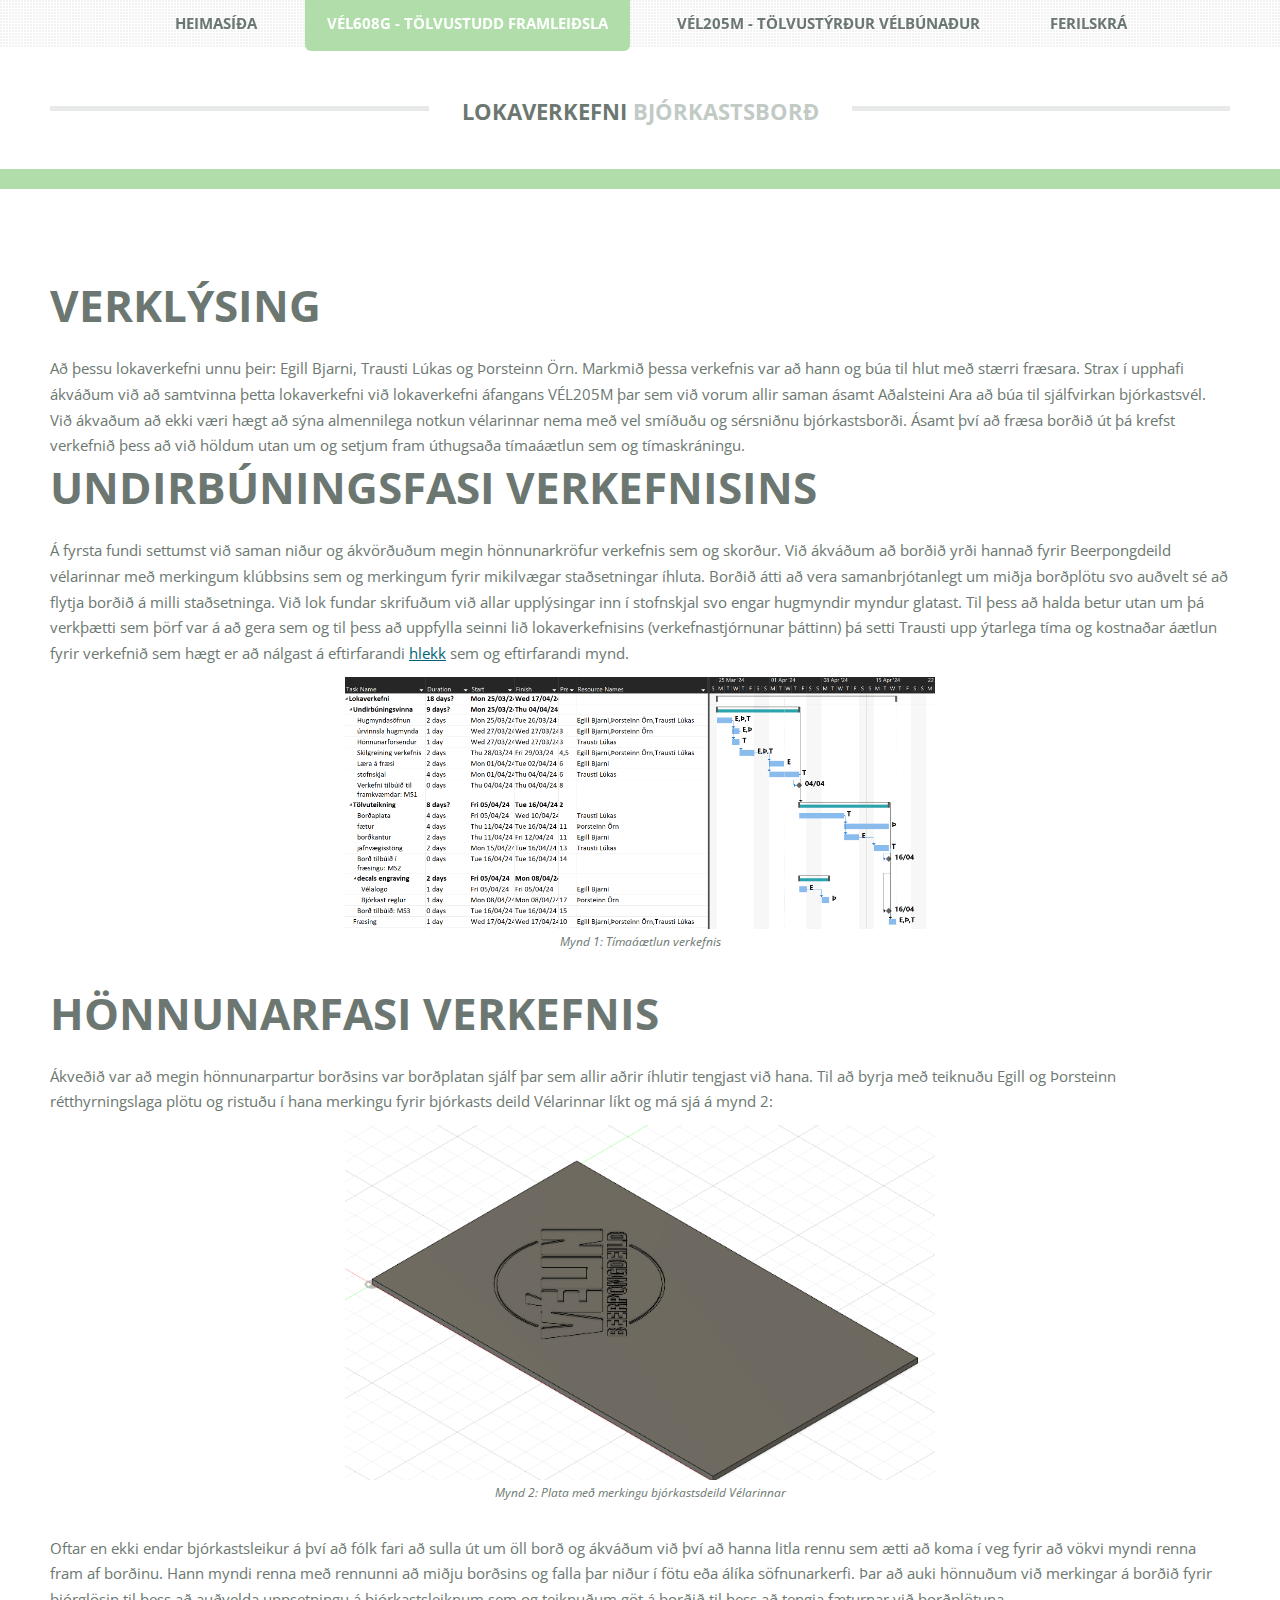
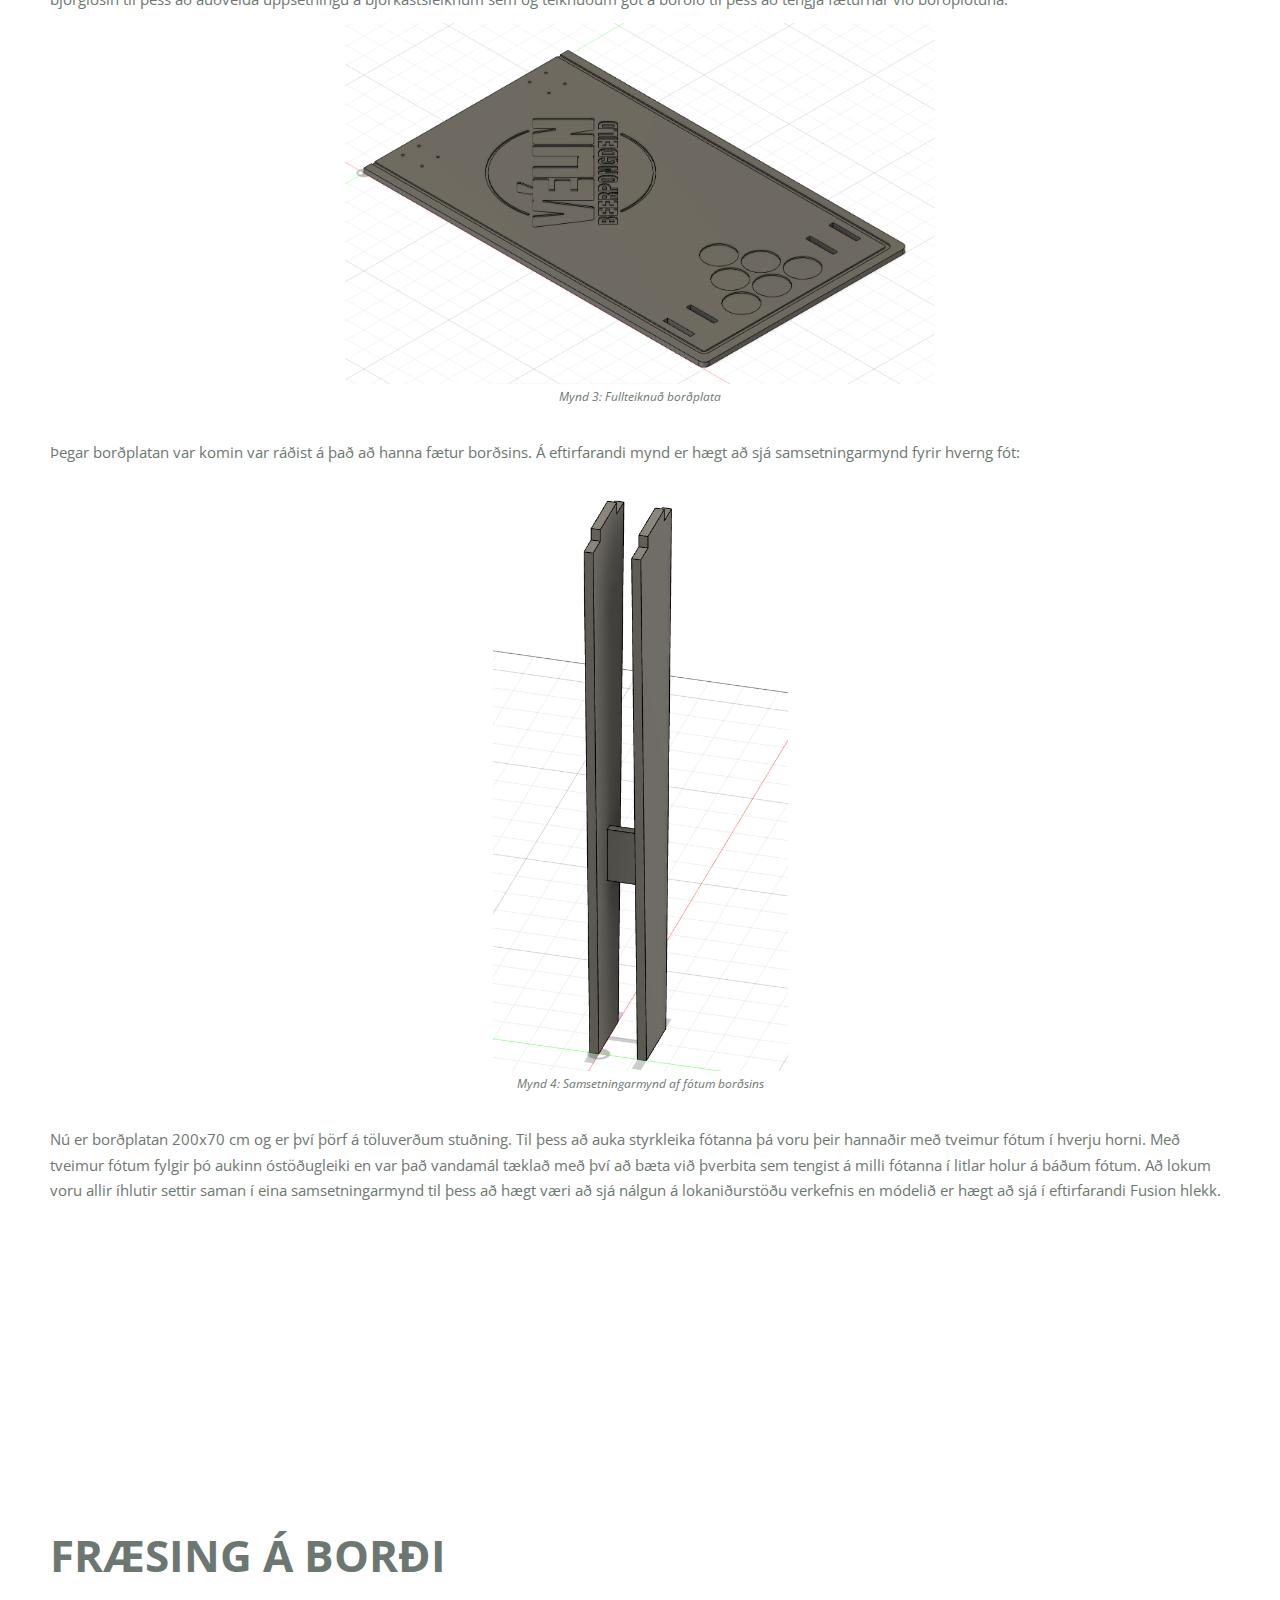
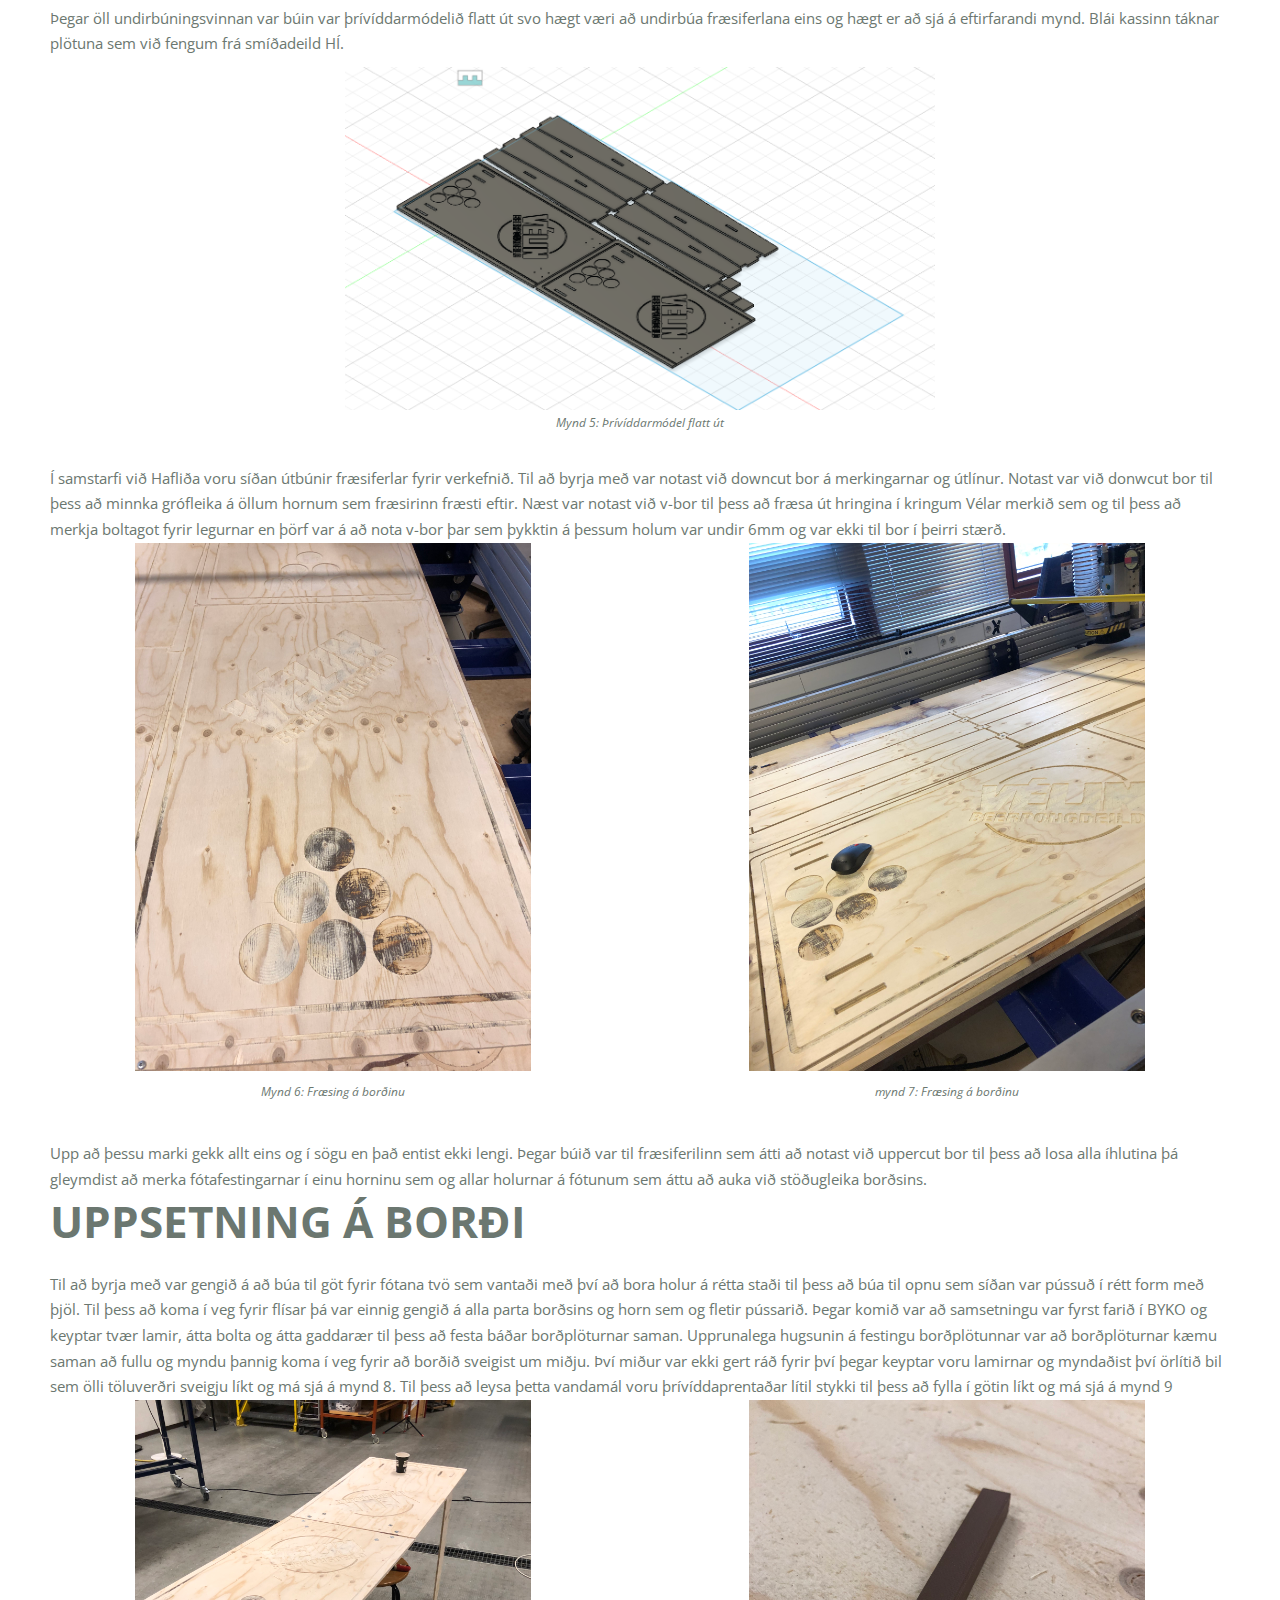
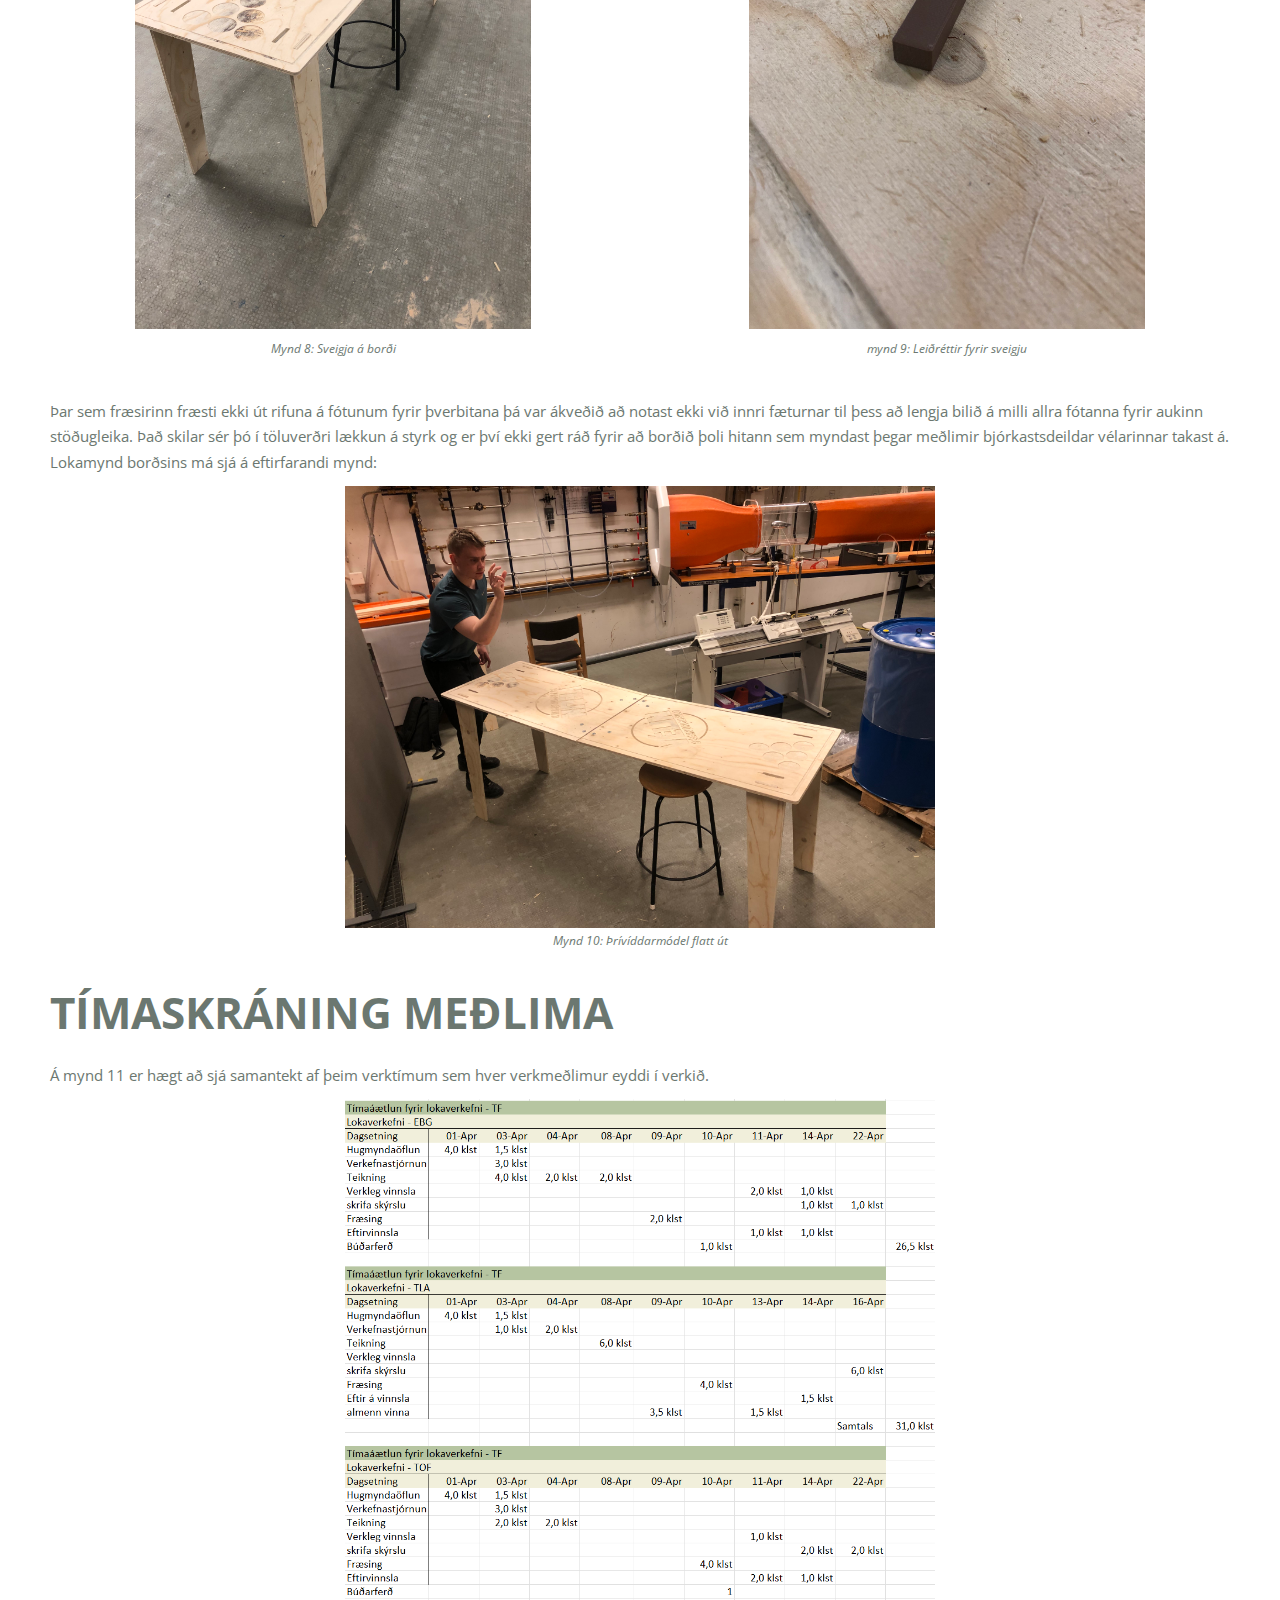
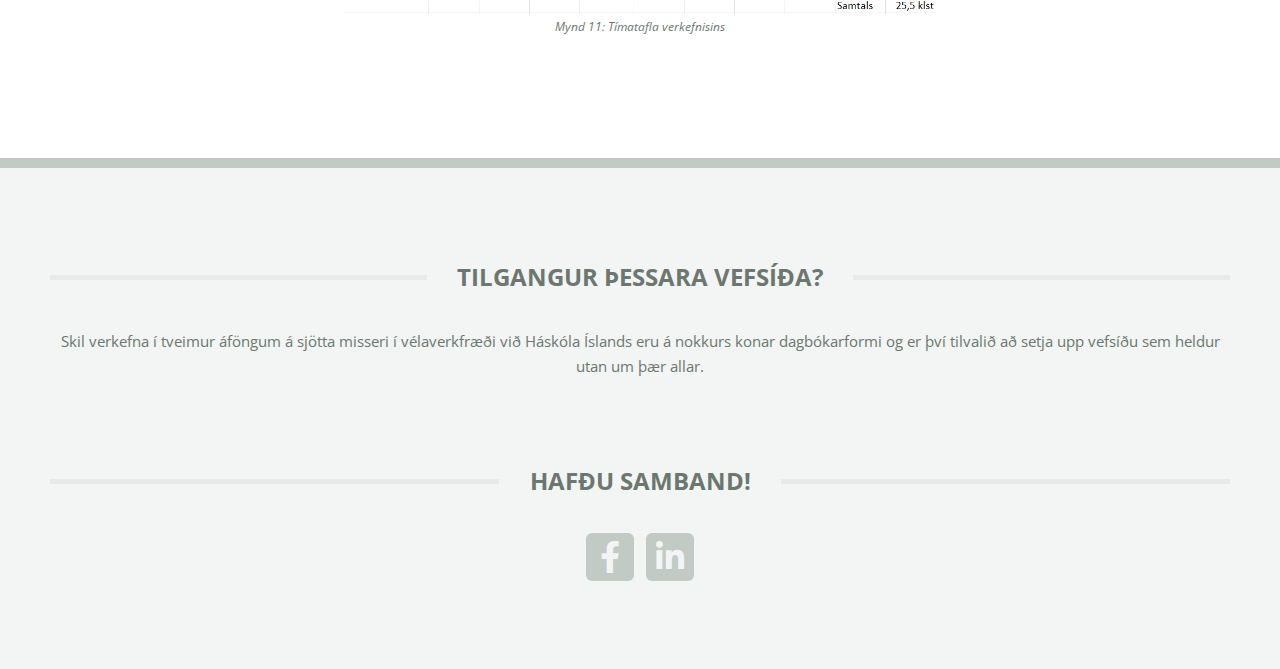
<file: vel608G-lokaverkefni.html>
<!DOCTYPE HTML>
<!--
	TXT by HTML5 UP
	html5up.net | @ajlkn
	Free for personal and commercial use under the CCA 3.0 license (html5up.net/license)
-->
<html>
	<head>
		<title>Lokaverkefni - Bjórkastsborð</title>
		<meta charset="utf-8" />
		<meta name="viewport" content="width=device-width, initial-scale=1, user-scalable=no" />
		<link rel="stylesheet" href="assets/css/main.css" />
	</head>
	<body class="is-preload">
		<div id="page-wrapper">

			<!-- Header -->
				<header id="header">
					<div class="logo container">
						<div>
							<h1><a href="index.html" id="logo">Lokaverkefni</a></h1>
							<p>Bjórkastsborð</p>
						</div>
					</div>
				</header>

			<!-- Nav -->
				<nav id="nav">
					<ul>
						<li><a href="index.html">Heimasíða</a></li>
                        
						<li class="current">
							<a href="#">VÉL608G - Tölvustudd framleiðsla</a>
							<ul>
								<li><a href="vel608G-verkefni1.html">Verkefni 1 - Vefsíðugerð</a></li>
								<li><a href="vel608G-verkefni2.html">Verkefni 2 - Geislaskurður</a></li>
								<li><a href="vel608G-verkefni3.html">Verkefni 3 - Þrívíddarprentun</a></li>
                                <li><a href="vel608G-lokaverkefni.html"></a></li>
							</ul>
						</li>
                        
						<li>
							<a href="#">VÉL205M - Tölvustýrður vélbúnaður</a>
							<ul>
								<li><a href="vel205M-verkefni1.html">Verkefni 1 - Forritari og ...</a></li>
								<li><a href="vel205M-verkefni2.html">Verkefni 2</a></li>
								<li><a href="vel205M-verkefni3.html">Verkefni 3</a></li>
								<li><a href="vel205M-verkefni4.html">Verkefni 4</a></li>
                                <li><a href="vel205M-verkefni5.html">Verkefni 5</a></li>
                                <li><a href="vel205M-lokaverkefni.html">Lokaverkefni</a></li>
							</ul>
						</li>

						<li><a href="Ferilskra.html">Ferilskrá</a></li>
            
					</ul>
				</nav>



			<!-- Main -->
				<section id="main">
					<div class="container">
						<div class="row">
							<div class="col-12">
								<div class="content">

									<!-- Content -->

										<article class="box page-content">
                                            <h2> Verklýsing</h2>
                                            Að þessu lokaverkefni unnu þeir: Egill Bjarni, Trausti Lúkas og Þorsteinn Örn. Markmið þessa verkefnis var að hann og búa til hlut með stærri fræsara. Strax í upphafi ákváðum við að samtvinna þetta lokaverkefni við lokaverkefni áfangans VÉL205M þar sem við vorum allir saman ásamt Aðalsteini Ara að búa til sjálfvirkan bjórkastsvél. Við ákvaðum að ekki væri hægt að sýna almennilega notkun vélarinnar nema með vel smíðuðu og sérsniðnu bjórkastsborði. Ásamt því að fræsa borðið út þá krefst verkefnið þess að við höldum utan um og setjum fram úthugsaða tímaáætlun sem og tímaskráningu.
                                            
                                            <h2> Undirbúningsfasi verkefnisins</h2>
                                            Á fyrsta fundi settumst við saman niður og ákvörðuðum megin hönnunarkröfur verkefnis sem og skorður. Við ákváðum að borðið yrði hannað fyrir Beerpongdeild vélarinnar með merkingum klúbbsins sem og merkingum fyrir mikilvægar staðsetningar íhluta. Borðið átti að vera samanbrjótanlegt um miðja borðplötu svo auðvelt sé að flytja borðið á milli staðsetninga. Við lok fundar skrifuðum við allar upplýsingar inn í stofnskjal svo engar hugmyndir myndur glatast. Til þess að halda betur utan um þá verkþætti sem þörf var á að gera sem og til þess að uppfylla seinni lið lokaverkefnisins (verkefnastjórnunar þáttinn) þá setti Trausti upp ýtarlega tíma og kostnaðar áætlun fyrir verkefnið sem hægt er að nálgast á eftirfarandi <a href="images\VEL608G_LV\Downloadables\Gant_rit_Lokaverkefni.mpp" download>hlekk</a> sem og eftirfarandi mynd.
										
                                            <div class="image-single-center">
                                                <p style="margin-bottom: 10px;"></p>
                                                <img src="images/VEL608G_LV/Myndir/Gant.png" alt="Description of the image" style="width: 50%; margin: 0 auto; display: block;">
                                                <p style="margin-bottom: 30px; font-size: smaller; font-style: italic;">Mynd 1: Tímaáætlun verkefnis</p>
                                            </div>
                                            
                                            <h2>Hönnunarfasi verkefnis</h2>
                                            Ákveðið var að megin hönnunarpartur borðsins var borðplatan sjálf þar sem allir aðrir íhlutir tengjast við hana. Til að byrja með teiknuðu Egill og Þorsteinn rétthyrningslaga plötu og ristuðu í hana merkingu fyrir bjórkasts deild Vélarinnar líkt og má sjá á mynd 2:
                                            
                                            <div class="image-single-center">
                                                <p style="margin-bottom: 10px;"></p>
                                                <img src="images/VEL608G_LV/Myndir/Baseplate_decal.png" alt="Description of the image" style="width: 50%; margin: 0 auto; display: block;">
                                                <p style="margin-bottom: 30px; font-size: smaller; font-style: italic;">Mynd 2: Plata með merkingu bjórkastsdeild Vélarinnar</p>
                                            </div>
                                            
                                            Oftar en ekki endar bjórkastsleikur á því að fólk fari að sulla út um öll borð og ákváðum við því að hanna litla rennu sem ætti að koma í veg fyrir að vökvi myndi renna fram af borðinu. Hann myndi renna með rennunni að miðju borðsins og falla þar niður í fötu eða álíka söfnunarkerfi. Þar að auki hönnuðum við merkingar á borðið fyrir bjórglösin til þess að auðvelda uppsetningu á bjórkastsleiknum sem og teiknuðum göt á borðið til þess að tengja fæturnar við borðplötuna.
                                            
                                           <div class="image-single-center">
                                                <p style="margin-bottom: 10px;"></p>
                                                <img src="images/VEL608G_LV/Myndir/Bordplata.png" alt="Description of the image" style="width: 50%; margin: 0 auto; display: block;">
                                                <p style="margin-bottom: 30px; font-size: smaller; font-style: italic;">Mynd 3: Fullteiknuð borðplata</p>
                                            </div>
                                            
                                            Þegar borðplatan var komin var ráðist á það að hanna fætur borðsins. Á eftirfarandi mynd er hægt að sjá samsetningarmynd fyrir hverng fót:
                                            
                                             <div class="image-single-center">
                                                <p style="margin-bottom: 10px;"></p>
                                                <img src="images/VEL608G_LV/Myndir/Legs_ass.png" alt="Description of the image" style="width: 25%; margin: 0 auto; display: block;">
                                                <p style="margin-bottom: 30px; font-size: smaller; font-style: italic;">Mynd 4: Samsetningarmynd af fótum borðsins</p>
                                            </div>
                                            
                                            Nú er borðplatan 200x70 cm og er því þörf á töluverðum stuðning. Til þess að auka styrkleika fótanna þá voru þeir hannaðir með tveimur fótum í hverju horni. Með tveimur fótum fylgir þó aukinn óstöðugleiki en var það vandamál tæklað með því að bæta við þverbita sem tengist á milli fótanna í litlar holur á báðum fótum. Að lokum voru allir íhlutir settir saman í eina samsetningarmynd til þess að hægt væri að sjá nálgun á lokaniðurstöðu verkefnis en módelið er hægt að sjá í eftirfarandi Fusion hlekk.
                                            
                                             <center>
                                                <iframe src="https://a360.co/4aztIUI" width="100%" height="1600"></iframe>
                                             </center>
                                            
                                            <h2>Fræsing á borði</h2>
                                            
                                            Þegar öll undirbúningsvinnan var búin var þrívíddarmódelið flatt út svo hægt væri að undirbúa fræsiferlana eins og hægt er að sjá á eftirfarandi mynd. Blái kassinn táknar plötuna sem við fengum frá smíðadeild HÍ.
                                            
                                            <div class="image-single-center">
                                                <p style="margin-bottom: 10px;"></p>
                                                <img src="images/VEL608G_LV/Myndir/utflatt.png" alt="Description of the image" style="width: 50%; margin: 0 auto; display: block;">
                                                <p style="margin-bottom: 30px; font-size: smaller; font-style: italic;">Mynd 5: Þrívíddarmódel flatt út</p>
                                            </div>
                                            
                                            Í samstarfi við Hafliða voru síðan útbúnir fræsiferlar fyrir verkefnið. Til að byrja með var notast við downcut bor á merkingarnar og útlínur. Notast var við donwcut bor til þess að minnka grófleika á öllum hornum sem fræsirinn fræsti eftir. Næst var notast við v-bor til þess að fræsa út hringina í kringum Vélar merkið sem og til þess að merkja boltagot fyrir legurnar en þörf var á að nota v-bor þar sem þykktin á þessum holum var undir 6mm og var ekki til bor í þeirri stærð. 
                                            
                                            <div class="image-container">
                                                <div class="image-wrapper">
                                                    <img src="images/VEL608G_LV/Myndir/fraesin.jpg" alt="Description of the second image" width = 70%>
                                                    <p>Mynd 6: Fræsing á borðinu</p>
                                                </div>
                                                <div class="image-wrapper">
                                                     <img src="images/VEL608G_LV/Myndir/fraesing.jpg" alt="Description of the first image" width = 70%>
                                                    <p>mynd 7: Fræsing á borðinu</p>
                                                </div>
                                            </div>
                                            
                                            Upp að þessu marki gekk allt eins og í sögu en það entist ekki lengi. Þegar búið var til fræsiferilinn sem átti að notast við uppercut bor til þess að losa alla íhlutina þá gleymdist að merka fótafestingarnar í einu horninu sem og allar holurnar á fótunum sem áttu að auka við stöðugleika borðsins.  
                                            
                                            <h2>Uppsetning á borði</h2>
                                            Til að byrja með var gengið á að búa til göt fyrir fótana tvö sem vantaði með því að bora holur á rétta staði til þess að búa til opnu sem síðan var pússuð í rétt form með þjöl. Til þess að koma í veg fyrir flísar þá var einnig gengið á alla parta borðsins og horn sem og fletir pússarið. Þegar komið var að samsetningu var fyrst farið í BYKO og keyptar tvær lamir, átta bolta og átta gaddarær til þess að festa báðar borðplöturnar saman. Upprunalega hugsunin á festingu borðplötunnar var að borðplöturnar kæmu saman að fullu og myndu þannig koma í veg fyrir að borðið sveigist um miðju. Því miður var ekki gert ráð fyrir því þegar keyptar voru lamirnar og myndaðist því örlítið bil sem ölli töluverðri sveigju líkt og má sjá á mynd 8. Til þess að leysa þetta vandamál voru þrívíddaprentaðar lítil stykki til þess að fylla í götin líkt og má sjá á mynd 9
                                            
                                              <div class="image-container">
                                                <div class="image-wrapper">
                                                    <img src="images/VEL608G_LV/Myndir/Sveigja.jpg" alt="Description of the second image" width = 70%>
                                                    <p>Mynd 8: Sveigja á borði</p>
                                                </div>
                                                <div class="image-wrapper">
                                                     <img src="images/VEL608G_LV/Myndir/Fitting.jpg" alt="Description of the first image" width = 70%>
                                                    <p>mynd 9: Leiðréttir fyrir sveigju</p>
                                                </div>
                                            </div>
                                            
                                            Þar sem fræsirinn fræsti ekki út rifuna á fótunum fyrir þverbitana þá var ákveðið að notast ekki við innri fæturnar til þess að lengja bilið á milli allra fótanna fyrir aukinn stöðugleika. Það skilar sér þó í töluverðri lækkun á styrk og er því ekki gert ráð fyrir að borðið þoli hitann sem myndast þegar meðlimir bjórkastsdeildar vélarinnar takast á. Lokamynd borðsins má sjá á eftirfarandi mynd:
                                            
                                             <div class="image-single-center">
                                                <p style="margin-bottom: 10px;"></p>
                                                <img src="images/VEL608G_LV/Myndir/Lokanidurstada.jpg" alt="Description of the image" style="width: 50%; margin: 0 auto; display: block;">
                                                <p style="margin-bottom: 30px; font-size: smaller; font-style: italic;">Mynd 10: Þrívíddarmódel flatt út</p>
                                            </div>
                                            
                                            <h2>Tímaskráning meðlima</h2>
                                            
                                            Á mynd 11 er hægt að sjá samantekt af þeim verktímum sem hver verkmeðlimur eyddi í verkið.
                                             <div class="image-single-center">
                                                <p style="margin-bottom: 10px;"></p>
                                                <img src="images/VEL608G_LV/Myndir/TimeTable.png" alt="Description of the image" style="width: 50%; margin: 0 auto; display: block;">
                                                <p style="margin-bottom: 30px; font-size: smaller; font-style: italic;">Mynd 11: Tímatafla verkefnisins</p>
                                            </div>
                                            
                                        </article>

								</div>
							</div>
						</div>
					</div>
				</section>

			<!-- Footer -->
				<footer id="footer">
					<div class="container">
						<div class="row gtr-200">
							<div class="col-12">

								<!-- About -->
									<section>
										<h2 class="major"><span>Tilgangur þessara vefsíða?</span></h2>
										<p>
											Skil verkefna í tveimur áföngum á sjötta misseri í vélaverkfræði við Háskóla Íslands eru á nokkurs konar dagbókarformi og er því tilvalið að setja upp vefsíðu sem heldur utan um þær allar.
										</p>
									</section>

							</div>
							<div class="col-12">

								<!-- Contact -->
									<section>
										<h2 class="major"><span>Hafðu samband!</span></h2>
										<ul class="contact">
											<li><a class="icon brands fa-facebook-f" href="https://www.facebook.com/profile.php?id=100004983438826&sk=about"><span class="label">Facebook</span></a></li>
											<li><a class="icon brands fa-linkedin-in" href="https://www.linkedin.com/in/trausti-lukas-adamsson-3b097a293/"><span class="label">LinkedIn</span></a></li>
										</ul>
									</section>

							</div>
						</div>

					</div>
				</footer>

		</div>

		<!-- Scripts -->
			<script src="assets/js/jquery.min.js"></script>
			<script src="assets/js/jquery.dropotron.min.js"></script>
			<script src="assets/js/jquery.scrolly.min.js"></script>
			<script src="assets/js/browser.min.js"></script>
			<script src="assets/js/breakpoints.min.js"></script>
			<script src="assets/js/util.js"></script>
			<script src="assets/js/main.js"></script>

	</body>
</html>
</file>
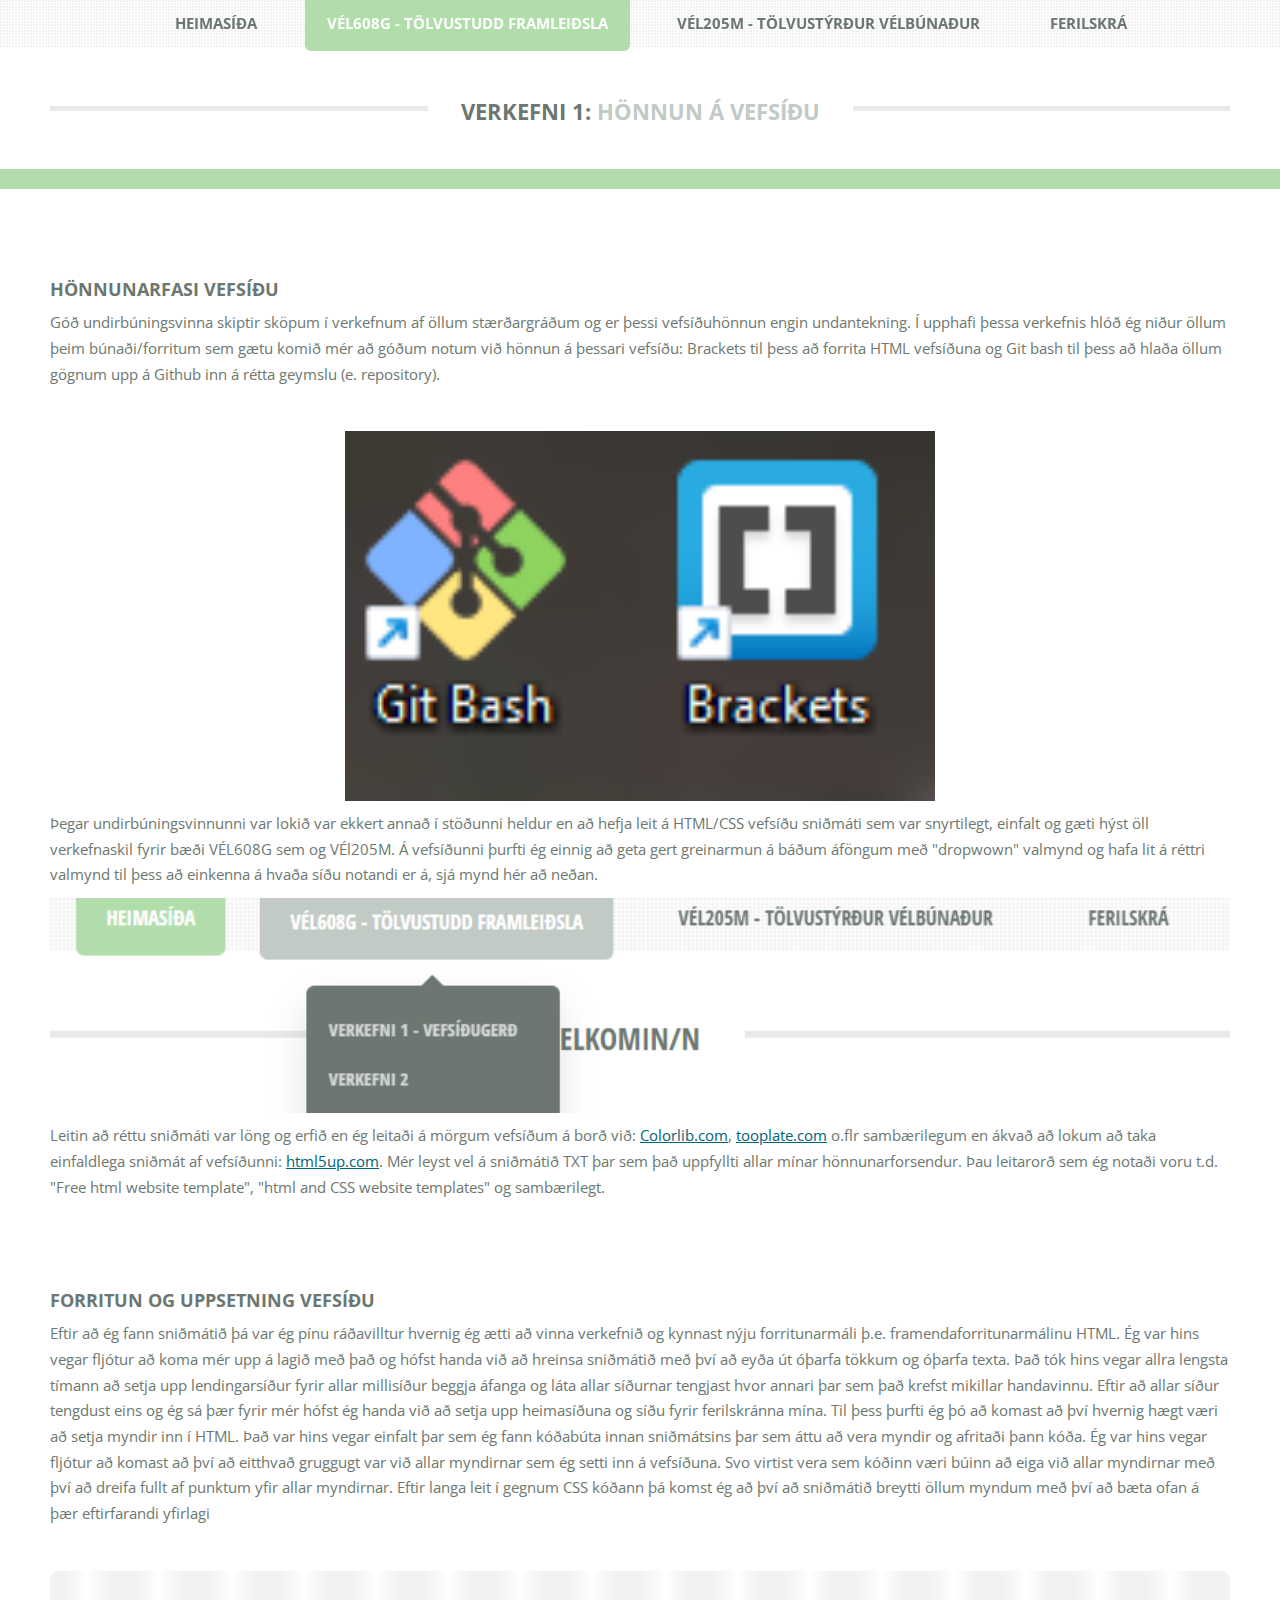
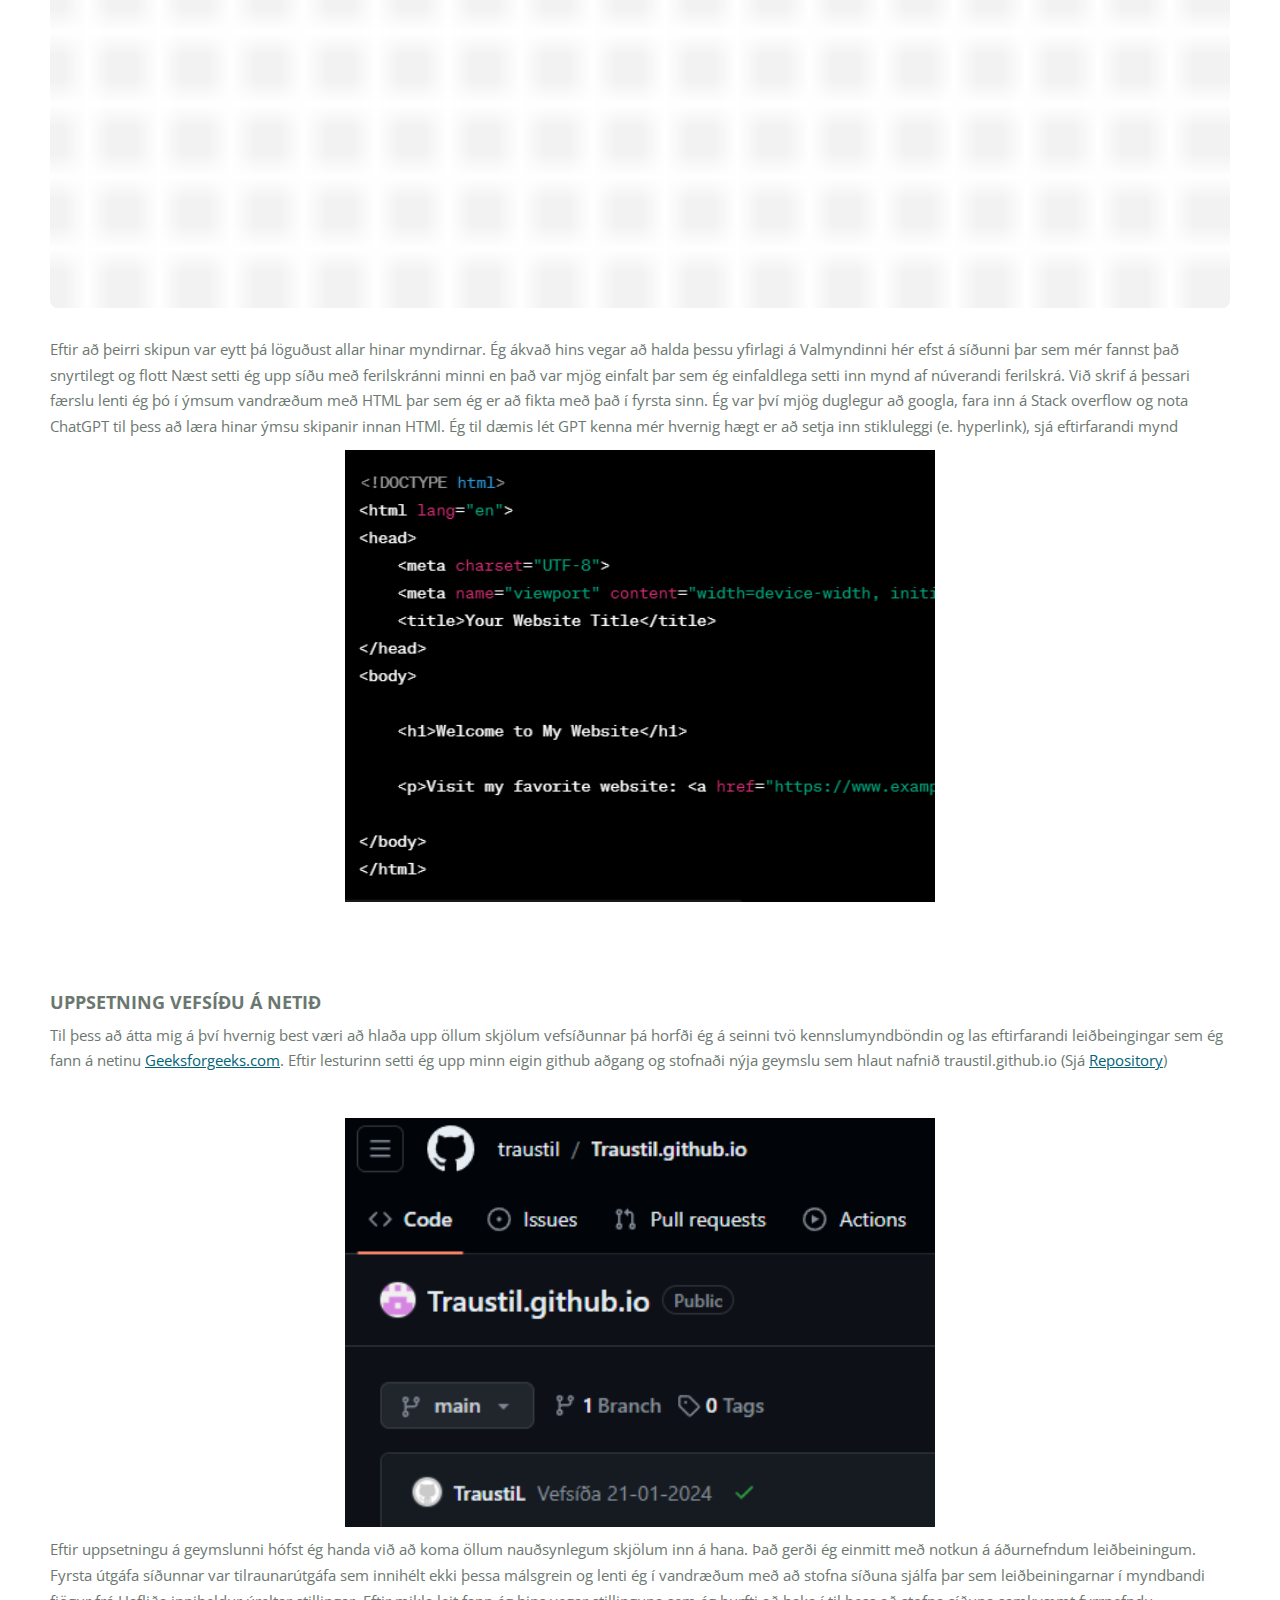
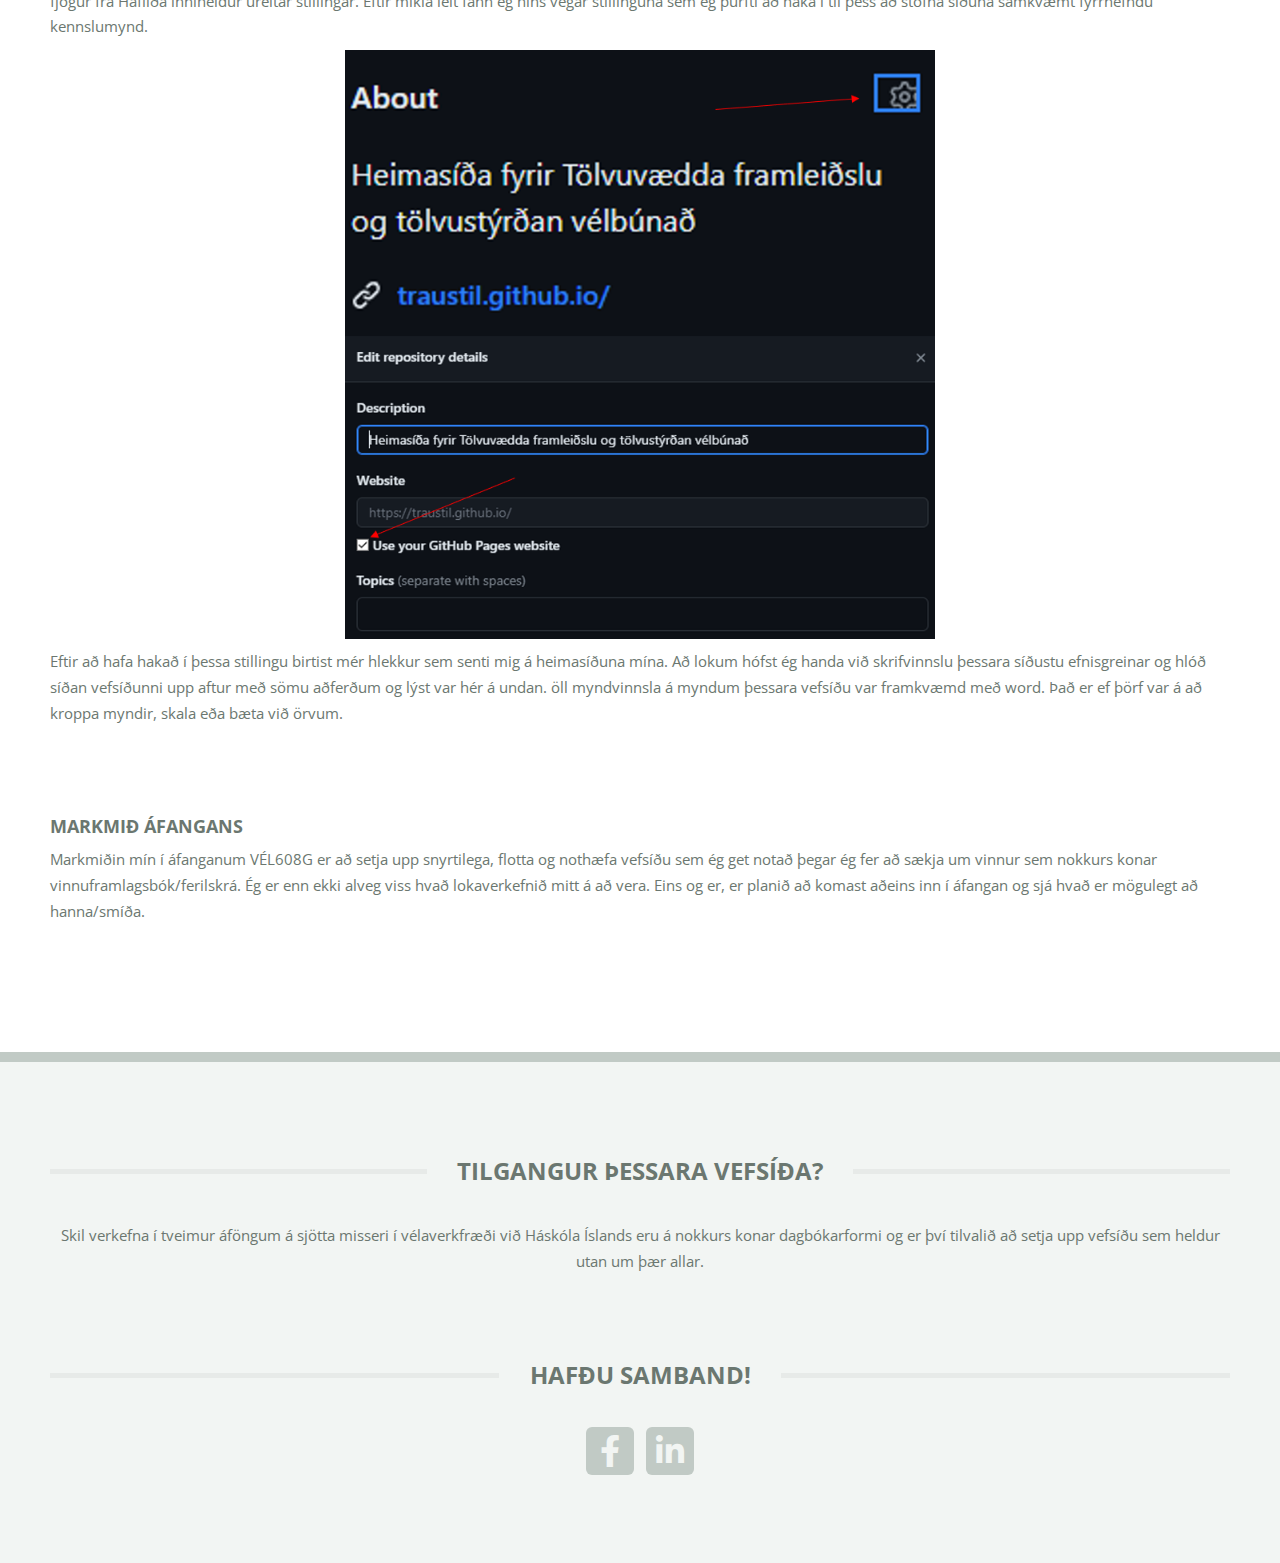
<file: vel608G-verkefni1.html>
<!DOCTYPE HTML>
<!--
	TXT by HTML5 UP
	html5up.net | @ajlkn
	Free for personal and commercial use under the CCA 3.0 license (html5up.net/license)
-->
<html>
	<head>
		<title>Verkefni 1 - Vefsíðugerð</title>
		<meta charset="utf-8" />
		<meta name="viewport" content="width=device-width, initial-scale=1, user-scalable=no" />
		<link rel="stylesheet" href="assets/css/main.css" />
        
	</head>
	<body class="is-preload">
		<div id="page-wrapper">

			<!-- Header -->
				<header id="header">
					<div class="logo container">
						<div>
							<h1><a href="index.html" id="logo">Verkefni 1:</a></h1>
							<p>Hönnun á vefsíðu</p>
						</div>
					</div>
				</header>

			<!-- Nav -->
				<nav id="nav">
					<ul>
						<li><a href="index.html">Heimasíða</a></li>
                        
						<li class="current">
							<a href="#">VÉL608G - Tölvustudd framleiðsla</a>
							<ul>
								<li><a href="vel608G-verkefni1.html">Verkefni 1 - Vefsíðugerð</a></li>
								<li><a href="vel608G-verkefni2.html">Verkefni 2 - Geislaskurður</a></li>
								<li><a href="vel608G-verkefni3.html">Verkefni 3 - Þrívíddarprentun</a></li>
								<li><a href="vel608G-verkefni4.html">Verkefni 4</a></li>
                                <li><a href="vel608G-verkefni5.html">Verkefni 5</a></li>
                                <li><a href="vel608G-lokaverkefni.html">Lokaverkefni</a></li>
							</ul>
						</li>
                        
						<li>
							<a href="#">VÉL205M - Tölvustýrður vélbúnaður</a>
							<ul>
								<li><a href="vel205M-verkefni1.html">Verkefni 1 - Forritari og ...</a></li>
								<li><a href="vel205M-verkefni2.html">Verkefni 2</a></li>
								<li><a href="vel205M-verkefni3.html">Verkefni 3</a></li>
								<li><a href="vel205M-verkefni4.html">Verkefni 4</a></li>
                                <li><a href="vel205M-verkefni5.html">Verkefni 5</a></li>
                                <li><a href="vel205M-lokaverkefni.html">Lokaverkefni</a></li>
							</ul>
						</li>

						<li><a href="Ferilskra.html">Ferilskrá</a></li>
            
					</ul>
				</nav>


			<!-- Main -->
				<section id="main">
					<div class="container">
						<div class="row">
							<div class="col-12">
								<div class="content">

									<!-- Content -->

										<article class="box page-content">

											
											<section>
                                                <h3>Hönnunarfasi vefsíðu</h3>
												<p>
                                                    Góð undirbúningsvinna skiptir sköpum í verkefnum af öllum stærðargráðum og er þessi vefsíðuhönnun engin undantekning. 
                                                    Í upphafi þessa verkefnis hlóð ég niður öllum þeim búnaði/forritum sem gætu komið mér að góðum notum við hönnun á þessari vefsíðu: Brackets til þess að forrita HTML vefsíðuna 
                                                    og Git bash til þess að hlaða öllum gögnum upp á Github inn á rétta geymslu (e. repository). </p>
                                                    
                                                    <p style="margin-bottom: 10px;"></p>
                                                    <img src="images/forrit.png" alt="Description of the image" style="width: 50%; margin: 0 auto; display: block;">
                                                    <p style="margin-bottom: 10px;"></p>
                                                        
                                                    Þegar undirbúningsvinnunni var lokið var ekkert annað í stöðunni heldur en að hefja leit á HTML/CSS vefsíðu sniðmáti sem var snyrtilegt, einfalt og gæti hýst öll verkefnaskil fyrir bæði VÉL608G sem og VÉl205M. 
                                                    Á vefsíðunni þurfti ég einnig að geta gert greinarmun á báðum áföngum með "dropwown" valmynd og hafa lit á réttri valmynd til þess að einkenna á hvaða síðu notandi er á, sjá mynd hér að neðan.
                                                    
                                                    <p style="margin-bottom: 10px;"></p>
                                                    <img src="images/Honnunarforsendur.png" alt="Description of the image" style="width: 100%; margin: 0 auto; display: block;">
                                                    <p style="margin-bottom: 10px;"></p>
                                                        
                                                    Leitin að réttu sniðmáti var löng og erfið en ég leitaði á mörgum vefsíðum á borð við: <a href="https://colorlib.com/wp/templates/">Colorlib.com</a>, <a href="https://www.tooplate.com/free-templates">tooplate.com</a> o.flr sambærilegum
                                                    en ákvað að lokum að taka einfaldlega sniðmát af vefsíðunni: <a href="https://html5up.net">html5up.com</a>. Mér leyst vel á sniðmátið TXT þar sem það uppfyllti allar mínar hönnunarforsendur. Þau leitarorð sem ég notaði voru t.d. "Free html website template", "html and CSS website templates" og sambærilegt. 
											</section>
                                            
											<section>
												<h3>forritun og uppsetning vefsíðu</h3>
												<p>
													Eftir að ég fann sniðmátið þá var ég pínu ráðavilltur hvernig ég ætti að vinna verkefnið og kynnast nýju forritunarmáli þ.e. framendaforritunarmálinu HTML. 
                                                    Ég var hins vegar fljótur að koma mér upp á lagið með það og hófst handa við að hreinsa sniðmátið með því að eyða út óþarfa tökkum og óþarfa texta. 
                                                    Það tók hins vegar allra lengsta tímann að setja upp lendingarsíður fyrir allar millisíður beggja áfanga og láta allar síðurnar tengjast hvor annari þar sem það krefst mikillar handavinnu. 
                                                    Eftir að allar síður tengdust eins og ég sá þær fyrir mér hófst ég handa við að setja upp heimasíðuna og síðu fyrir ferilskránna mína. 
                                                    Til þess þurfti ég þó að komast að því hvernig hægt væri að setja myndir inn í HTML. Það var hins vegar einfalt þar sem ég fann kóðabúta innan sniðmátsins þar sem áttu að vera myndir og afritaði þann kóða.
                                                    Ég var hins vegar fljótur að komast að því að eitthvað gruggugt var við allar myndirnar sem ég setti inn á vefsíðuna. 
                                                    Svo virtist vera sem kóðinn væri búinn að eiga við allar myndirnar með því að dreifa fullt af punktum yfir allar myndirnar. 
                                                    Eftir langa leit í gegnum CSS kóðann þá komst ég að því að sniðmátið breytti öllum myndum með því að bæta ofan á þær eftirfarandi yfirlagi
                                                    
                                                    <p style="margin-bottom: 10px;">
                                                    <span class="image featured"><img src="images/overlay.png" alt="" /></span>
                                                    <p style="margin-bottom: 10px;">
                                                        
                                                    Eftir að þeirri skipun var eytt þá löguðust allar hinar myndirnar. Ég ákvað hins vegar að halda þessu yfirlagi á Valmyndinni hér efst á síðunni þar sem mér fannst það snyrtilegt og flott 
                                                    Næst setti ég upp síðu með ferilskránni minni en það var mjög einfalt þar sem ég einfaldlega setti inn mynd af núverandi ferilskrá.
                                                    Við skrif á þessari færslu lenti ég þó í ýmsum vandræðum með HTML þar sem ég er að fikta með það í fyrsta sinn. 
                                                    Ég var því mjög duglegur að googla, fara inn á Stack overflow og nota ChatGPT til þess að læra hinar ýmsu skipanir innan HTMl. 
                                                    Ég til dæmis lét GPT kenna mér hvernig hægt er að setja inn stikluleggi (e. hyperlink), sjá eftirfarandi mynd
                                                    
                                                    <p style="margin-bottom: 10px;">
                                                    <img src="images/hyperlink.png" alt="Description of the image" style="width: 50%; margin: 0 auto; display: block;">
                                                    <p style="margin-bottom: 10px;">
                                            </section>

											<section>
												<h3>Uppsetning vefsíðu á netið</h3>
												<p>
													Til þess að átta mig á því hvernig best væri að hlaða upp öllum skjölum vefsíðunnar þá horfði ég á seinni tvö kennslumyndböndin 
                                                    og las eftirfarandi leiðbeingingar sem ég fann á netinu <a href="https://www.geeksforgeeks.org/how-to-push-anything-to-github-using-git-bash/">Geeksforgeeks.com</a>.
                                                    Eftir lesturinn setti ég upp minn eigin github aðgang og stofnaði nýja geymslu sem hlaut nafnið traustil.github.io (Sjá <a href="https://github.com/traustil/Traustil.github.io.git">Repository</a>)
                                                    
                                                    <p style="margin-bottom: 10px;">
                                                    <img src="images/repo.png" alt="Description of the image" style="width: 50%; margin: 0 auto; display: block;">
                                                    <p style="margin-bottom: 10px;">
                                                    
                                                    Eftir uppsetningu á geymslunni hófst ég handa við að koma öllum nauðsynlegum skjölum inn á hana. Það gerði ég einmitt með notkun á áðurnefndum leiðbeiningum. 
                                                    Fyrsta útgáfa síðunnar var tilraunarútgáfa sem innihélt ekki þessa málsgrein og lenti ég í vandræðum með að stofna síðuna sjálfa þar sem leiðbeiningarnar í myndbandi fjögur frá Hafliða inniheldur úreltar stillingar. 
                                                    Eftir mikla leit fann ég hins vegar stillinguna sem ég þurfti að haka í til þess að stofna síðuna samkvæmt fyrrnefndu kennslumynd. 
                                                    
                                                    <p style="margin-bottom: 10px;">
                                                    <img src="images/pages-leid.png" alt="Description of the image" style="width: 50%; margin: 0 auto; display: block;">
                                                    <p style="margin-bottom: 10px;">
                                                        
                                                    Eftir að hafa hakað í þessa stillingu birtist mér hlekkur sem senti mig á heimasíðuna mína. Að lokum hófst ég handa við skrifvinnslu þessara síðustu efnisgreinar og hlóð síðan vefsíðunni upp aftur með sömu aðferðum og lýst var hér á undan. öll myndvinnsla á myndum þessara vefsíðu var framkvæmd með word. Það er ef þörf var á að kroppa myndir, skala eða bæta við örvum.
                                            </section>
                                            
                                            <section>
												<h3>Markmið áfangans</h3>
												<p>
													Markmiðin mín í áfanganum VÉL608G er að setja upp snyrtilega, flotta og nothæfa vefsíðu sem ég get notað þegar ég fer að sækja um vinnur sem nokkurs konar vinnuframlagsbók/ferilskrá. Ég er enn ekki alveg viss hvað lokaverkefnið mitt á að vera. Eins og er, er planið að komast aðeins inn í áfangan og sjá hvað er mögulegt að hanna/smíða.
                                                        
                                                    
                                            </section>

										</article>

								</div>
							</div>
							<div class="col-12">

								

							</div>
						</div>
					</div>
				</section>

			<!-- Footer -->
				<footer id="footer">
					<div class="container">
						<div class="row gtr-200">
							<div class="col-12">

								<!-- About -->
									<section>
										<h2 class="major"><span>Tilgangur þessara vefsíða?</span></h2>
										<p>
											Skil verkefna í tveimur áföngum á sjötta misseri í vélaverkfræði við Háskóla Íslands eru á nokkurs konar dagbókarformi og er því tilvalið að setja upp vefsíðu sem heldur utan um þær allar.
										</p>
									</section>

							</div>
							<div class="col-12">

								<!-- Contact -->
									<section>
										<h2 class="major"><span>Hafðu samband!</span></h2>
										<ul class="contact">
											<li><a class="icon brands fa-facebook-f" href="https://www.facebook.com/profile.php?id=100004983438826&sk=about"><span class="label">Facebook</span></a></li>
											<li><a class="icon brands fa-linkedin-in" href="https://www.linkedin.com/in/trausti-lukas-adamsson-3b097a293/"><span class="label">LinkedIn</span></a></li>
										</ul>
									</section>

							</div>
						</div>

					</div>
				</footer>

		</div>

		<!-- Scripts -->
			<script src="assets/js/jquery.min.js"></script>
			<script src="assets/js/jquery.dropotron.min.js"></script>
			<script src="assets/js/jquery.scrolly.min.js"></script>
			<script src="assets/js/browser.min.js"></script>
			<script src="assets/js/breakpoints.min.js"></script>
			<script src="assets/js/util.js"></script>
			<script src="assets/js/main.js"></script>

	</body>
</html>
</file>
<file: assets/css/main.css>
@import url("fontawesome-all.min.css");
@import url("https://fonts.googleapis.com/css?family=Open+Sans:400,400italic,700,700italic|Open+Sans+Condensed:700");

/*
	TXT by HTML5 UP
	html5up.net | @ajlkn
	Free for personal and commercial use under the CCA 3.0 license (html5up.net/license)
*/

html, body, div, span, applet, object,
iframe, h1, h2, h3, h4, h5, h6, p, blockquote,
pre, a, abbr, acronym, address, big, cite,
code, del, dfn, em, img, ins, kbd, q, s, samp,
small, strike, strong, sub, sup, tt, var, b,
u, i, center, dl, dt, dd, ol, ul, li, fieldset,
form, label, legend, table, caption, tbody,
tfoot, thead, tr, th, td, article, aside,
canvas, details, embed, figure, figcaption,
footer, header, hgroup, menu, nav, output, ruby,
section, summary, time, mark, audio, video {
	margin: 0;
	padding: 0;
	border: 0;
	font-size: 100%;
	font: inherit;
	vertical-align: baseline;}

article, aside, details, figcaption, figure,
footer, header, hgroup, menu, nav, section {
	display: block;}

body {
	line-height: 1;
}

ol, ul {
	list-style: none;
}

blockquote, q {
	quotes: none;
}

	blockquote:before, blockquote:after, q:before, q:after {
		content: '';
		content: none;
	}

table {
	border-collapse: collapse;
	border-spacing: 0;
}

body {
	-webkit-text-size-adjust: none;
}

mark {
	background-color: transparent;
	color: inherit;
}

input::-moz-focus-inner {
	border: 0;
	padding: 0;
}

input, select, textarea {
	-moz-appearance: none;
	-webkit-appearance: none;
	-ms-appearance: none;
	appearance: none;
}

/* Basic */

	html {
		box-sizing: border-box;
	}

	*, *:before, *:after {
		box-sizing: inherit;
	}

	body {
		background: #f2f5f3;
	}

		body.is-preload *, body.is-preload *:before, body.is-preload *:after {
			-moz-animation: none !important;
			-webkit-animation: none !important;
			-ms-animation: none !important;
			animation: none !important;
			-moz-transition: none !important;
			-webkit-transition: none !important;
			-ms-transition: none !important;
			transition: none !important;
		}

	body, input, textarea, select {
		font-family: 'Open Sans', sans-serif;
		font-weight: 400;
		color: #6b7770;
		font-size: 13pt;
		line-height: 2em;
	}

	h1, h2, h3, h4, h5, h6 {
		font-family: 'Open Sans Condensed', sans-serif;
		font-weight: 700;
		text-transform: uppercase;
		color: #6b7770;
		margin: 0 0 0.5em 0;
		line-height: 1.3;
	}

	h1 a, h2 a, h3 a, h4 a, h5 a, h6 a {
		text-decoration: none;
		color: inherit;
	}

	h2 {
		font-size: 1.65em;
	}

		h2.major {
			position: relative;
			border-top: solid 5px #e7eae8;
			font-size: 1.65em;
			text-align: center;
			margin: 0 0 3em 0;
			top: 0.775em;
		}

			h2.major span {
				background: #fff;
				position: relative;
				display: inline-block;
				top: -0.775em;
				padding: 0 1.25em 0 1.25em;
			}

	h3, h4 {
		font-size: 1.25em;
	}

	a {
		color: #006376;
		text-decoration: underline;
	}

		a:hover {
			text-decoration: none;
		}

	b, strong {
		font-weight: 700;
		color: #6b7770;
	}

	i, em {
		font-style: italic;
	}

	br.clear {
		clear: both;
	}

	sub {
		position: relative;
		top: 0.5em;
		font-size: 0.8em;
	}

	sup {
		position: relative;
		top: -0.5em;
		font-size: 0.8em;
	}

	hr {
		border: 0;
		border-top: solid 2px #E7EAE8;
		margin: 0 0 3em 0;
	}

	blockquote {
		border-left: solid 5px #E7EAE8;
		padding: 1em 0 1em 1.5em;
		font-style: italic;
	}

	p, ul, ol, dl, table {
		margin-bottom: 3em;
	}

/* Section/Article */

	section, article {
		margin-bottom: 6em;
	}

		section > :last-child, section:last-child, article > :last-child, article:last-child {
			margin-bottom: 0;
		}

	header > p {
		display: block;
		font-family: 'Open Sans Condensed', sans-serif;
		font-weight: 700;
		text-transform: uppercase;
		color: #c1cac5;
	}

/* Container */

	.container {
		margin: 0 auto;
		max-width: 100%;
		width: 64em;
	}

		@media screen and (max-width: 1680px) {

			.container {
				width: 75em;
			}

		}

		@media screen and (max-width: 1280px) {

			.container {
				width: calc(100% - 100px);
			}

		}

		@media screen and (max-width: 980px) {

			.container {
				width: calc(100% - 100px);
			}

		}

		@media screen and (max-width: 736px) {

			.container {
				width: calc(100% - 40px);
			}

		}

		@media screen and (max-width: 360px) {

			.container {
				width: calc(100% - 30px);
			}

		}

/* Row */

	.row {
		display: flex;
		flex-wrap: wrap;
		box-sizing: border-box;
		align-items: stretch;
	}

		.row > * {
			box-sizing: border-box;
		}

		.row.gtr-uniform > * > :last-child {
			margin-bottom: 0;
		}

		.row.aln-left {
			justify-content: flex-start;
		}

		.row.aln-center {
			justify-content: center;
		}

		.row.aln-right {
			justify-content: flex-end;
		}

		.row.aln-top {
			align-items: flex-start;
		}

		.row.aln-middle {
			align-items: center;
		}

		.row.aln-bottom {
			align-items: flex-end;
		}

		.row > .imp {
			order: -1;
		}

		.row > .col-1 {
			width: 8.33333%;
		}

		.row > .off-1 {
			margin-left: 8.33333%;
		}

		.row > .col-2 {
			width: 16.66667%;
		}

		.row > .off-2 {
			margin-left: 16.66667%;
		}

		.row > .col-3 {
			width: 25%;
		}

		.row > .off-3 {
			margin-left: 25%;
		}

		.row > .col-4 {
			width: 33.33333%;
		}

		.row > .off-4 {
			margin-left: 33.33333%;
		}

		.row > .col-5 {
			width: 41.66667%;
		}

		.row > .off-5 {
			margin-left: 41.66667%;
		}

		.row > .col-6 {
			width: 50%;
		}

		.row > .off-6 {
			margin-left: 50%;
		}

		.row > .col-7 {
			width: 58.33333%;
		}

		.row > .off-7 {
			margin-left: 58.33333%;
		}

		.row > .col-8 {
			width: 66.66667%;
		}

		.row > .off-8 {
			margin-left: 66.66667%;
		}

		.row > .col-9 {
			width: 75%;
		}

		.row > .off-9 {
			margin-left: 75%;
		}

		.row > .col-10 {
			width: 83.33333%;
		}

		.row > .off-10 {
			margin-left: 83.33333%;
		}

		.row > .col-11 {
			width: 91.66667%;
		}

		.row > .off-11 {
			margin-left: 91.66667%;
		}

		.row > .col-12 {
			width: 100%;
		}

		.row > .off-12 {
			margin-left: 100%;
		}

		.row.gtr-0 {
			margin-top: 0px;
			margin-left: 0px;
		}

			.row.gtr-0 > * {
				padding: 0px 0 0 0px;
			}

			.row.gtr-0.gtr-uniform {
				margin-top: 0px;
			}

				.row.gtr-0.gtr-uniform > * {
					padding-top: 0px;
				}

		.row.gtr-25 {
			margin-top: -12.5px;
			margin-left: -12.5px;
		}

			.row.gtr-25 > * {
				padding: 12.5px 0 0 12.5px;
			}

			.row.gtr-25.gtr-uniform {
				margin-top: -12.5px;
			}

				.row.gtr-25.gtr-uniform > * {
					padding-top: 12.5px;
				}

		.row.gtr-50 {
			margin-top: -25px;
			margin-left: -25px;
		}

			.row.gtr-50 > * {
				padding: 25px 0 0 25px;
			}

			.row.gtr-50.gtr-uniform {
				margin-top: -25px;
			}

				.row.gtr-50.gtr-uniform > * {
					padding-top: 25px;
				}

		.row {
			margin-top: -50px;
			margin-left: -50px;
		}

			.row > * {
				padding: 50px 0 0 50px;
			}

			.row.gtr-uniform {
				margin-top: -50px;
			}

				.row.gtr-uniform > * {
					padding-top: 50px;
				}

		.row.gtr-150 {
			margin-top: -75px;
			margin-left: -75px;
		}

			.row.gtr-150 > * {
				padding: 75px 0 0 75px;
			}

			.row.gtr-150.gtr-uniform {
				margin-top: -75px;
			}

				.row.gtr-150.gtr-uniform > * {
					padding-top: 75px;
				}

		.row.gtr-200 {
			margin-top: -100px;
			margin-left: -100px;
		}

			.row.gtr-200 > * {
				padding: 100px 0 0 100px;
			}

			.row.gtr-200.gtr-uniform {
				margin-top: -100px;
			}

				.row.gtr-200.gtr-uniform > * {
					padding-top: 100px;
				}

		@media screen and (max-width: 1680px) {

			.row {
				display: flex;
				flex-wrap: wrap;
				box-sizing: border-box;
				align-items: stretch;
			}

				.row > * {
					box-sizing: border-box;
				}

				.row.gtr-uniform > * > :last-child {
					margin-bottom: 0;
				}

				.row.aln-left {
					justify-content: flex-start;
				}

				.row.aln-center {
					justify-content: center;
				}

				.row.aln-right {
					justify-content: flex-end;
				}

				.row.aln-top {
					align-items: flex-start;
				}

				.row.aln-middle {
					align-items: center;
				}

				.row.aln-bottom {
					align-items: flex-end;
				}

				.row > .imp-xlarge {
					order: -1;
				}

				.row > .col-1-xlarge {
					width: 8.33333%;
				}

				.row > .off-1-xlarge {
					margin-left: 8.33333%;
				}

				.row > .col-2-xlarge {
					width: 16.66667%;
				}

				.row > .off-2-xlarge {
					margin-left: 16.66667%;
				}

				.row > .col-3-xlarge {
					width: 25%;
				}

				.row > .off-3-xlarge {
					margin-left: 25%;
				}

				.row > .col-4-xlarge {
					width: 33.33333%;
				}

				.row > .off-4-xlarge {
					margin-left: 33.33333%;
				}

				.row > .col-5-xlarge {
					width: 41.66667%;
				}

				.row > .off-5-xlarge {
					margin-left: 41.66667%;
				}

				.row > .col-6-xlarge {
					width: 50%;
				}

				.row > .off-6-xlarge {
					margin-left: 50%;
				}

				.row > .col-7-xlarge {
					width: 58.33333%;
				}

				.row > .off-7-xlarge {
					margin-left: 58.33333%;
				}

				.row > .col-8-xlarge {
					width: 66.66667%;
				}

				.row > .off-8-xlarge {
					margin-left: 66.66667%;
				}

				.row > .col-9-xlarge {
					width: 75%;
				}

				.row > .off-9-xlarge {
					margin-left: 75%;
				}

				.row > .col-10-xlarge {
					width: 83.33333%;
				}

				.row > .off-10-xlarge {
					margin-left: 83.33333%;
				}

				.row > .col-11-xlarge {
					width: 91.66667%;
				}

				.row > .off-11-xlarge {
					margin-left: 91.66667%;
				}

				.row > .col-12-xlarge {
					width: 100%;
				}

				.row > .off-12-xlarge {
					margin-left: 100%;
				}

				.row.gtr-0 {
					margin-top: 0px;
					margin-left: 0px;
				}

					.row.gtr-0 > * {
						padding: 0px 0 0 0px;
					}

					.row.gtr-0.gtr-uniform {
						margin-top: 0px;
					}

						.row.gtr-0.gtr-uniform > * {
							padding-top: 0px;
						}

				.row.gtr-25 {
					margin-top: -12.5px;
					margin-left: -12.5px;
				}

					.row.gtr-25 > * {
						padding: 12.5px 0 0 12.5px;
					}

					.row.gtr-25.gtr-uniform {
						margin-top: -12.5px;
					}

						.row.gtr-25.gtr-uniform > * {
							padding-top: 12.5px;
						}

				.row.gtr-50 {
					margin-top: -25px;
					margin-left: -25px;
				}

					.row.gtr-50 > * {
						padding: 25px 0 0 25px;
					}

					.row.gtr-50.gtr-uniform {
						margin-top: -25px;
					}

						.row.gtr-50.gtr-uniform > * {
							padding-top: 25px;
						}

				.row {
					margin-top: -50px;
					margin-left: -50px;
				}

					.row > * {
						padding: 50px 0 0 50px;
					}

					.row.gtr-uniform {
						margin-top: -50px;
					}

						.row.gtr-uniform > * {
							padding-top: 50px;
						}

				.row.gtr-150 {
					margin-top: -75px;
					margin-left: -75px;
				}

					.row.gtr-150 > * {
						padding: 75px 0 0 75px;
					}

					.row.gtr-150.gtr-uniform {
						margin-top: -75px;
					}

						.row.gtr-150.gtr-uniform > * {
							padding-top: 75px;
						}

				.row.gtr-200 {
					margin-top: -100px;
					margin-left: -100px;
				}

					.row.gtr-200 > * {
						padding: 100px 0 0 100px;
					}

					.row.gtr-200.gtr-uniform {
						margin-top: -100px;
					}

						.row.gtr-200.gtr-uniform > * {
							padding-top: 100px;
						}

		}

		@media screen and (max-width: 1280px) {

			.row {
				display: flex;
				flex-wrap: wrap;
				box-sizing: border-box;
				align-items: stretch;
			}

				.row > * {
					box-sizing: border-box;
				}

				.row.gtr-uniform > * > :last-child {
					margin-bottom: 0;
				}

				.row.aln-left {
					justify-content: flex-start;
				}

				.row.aln-center {
					justify-content: center;
				}

				.row.aln-right {
					justify-content: flex-end;
				}

				.row.aln-top {
					align-items: flex-start;
				}

				.row.aln-middle {
					align-items: center;
				}

				.row.aln-bottom {
					align-items: flex-end;
				}

				.row > .imp-large {
					order: -1;
				}

				.row > .col-1-large {
					width: 8.33333%;
				}

				.row > .off-1-large {
					margin-left: 8.33333%;
				}

				.row > .col-2-large {
					width: 16.66667%;
				}

				.row > .off-2-large {
					margin-left: 16.66667%;
				}

				.row > .col-3-large {
					width: 25%;
				}

				.row > .off-3-large {
					margin-left: 25%;
				}

				.row > .col-4-large {
					width: 33.33333%;
				}

				.row > .off-4-large {
					margin-left: 33.33333%;
				}

				.row > .col-5-large {
					width: 41.66667%;
				}

				.row > .off-5-large {
					margin-left: 41.66667%;
				}

				.row > .col-6-large {
					width: 50%;
				}

				.row > .off-6-large {
					margin-left: 50%;
				}

				.row > .col-7-large {
					width: 58.33333%;
				}

				.row > .off-7-large {
					margin-left: 58.33333%;
				}

				.row > .col-8-large {
					width: 66.66667%;
				}

				.row > .off-8-large {
					margin-left: 66.66667%;
				}

				.row > .col-9-large {
					width: 75%;
				}

				.row > .off-9-large {
					margin-left: 75%;
				}

				.row > .col-10-large {
					width: 83.33333%;
				}

				.row > .off-10-large {
					margin-left: 83.33333%;
				}

				.row > .col-11-large {
					width: 91.66667%;
				}

				.row > .off-11-large {
					margin-left: 91.66667%;
				}

				.row > .col-12-large {
					width: 100%;
				}

				.row > .off-12-large {
					margin-left: 100%;
				}

				.row.gtr-0 {
					margin-top: 0px;
					margin-left: 0px;
				}

					.row.gtr-0 > * {
						padding: 0px 0 0 0px;
					}

					.row.gtr-0.gtr-uniform {
						margin-top: 0px;
					}

						.row.gtr-0.gtr-uniform > * {
							padding-top: 0px;
						}

				.row.gtr-25 {
					margin-top: -10px;
					margin-left: -10px;
				}

					.row.gtr-25 > * {
						padding: 10px 0 0 10px;
					}

					.row.gtr-25.gtr-uniform {
						margin-top: -10px;
					}

						.row.gtr-25.gtr-uniform > * {
							padding-top: 10px;
						}

				.row.gtr-50 {
					margin-top: -20px;
					margin-left: -20px;
				}

					.row.gtr-50 > * {
						padding: 20px 0 0 20px;
					}

					.row.gtr-50.gtr-uniform {
						margin-top: -20px;
					}

						.row.gtr-50.gtr-uniform > * {
							padding-top: 20px;
						}

				.row {
					margin-top: -40px;
					margin-left: -40px;
				}

					.row > * {
						padding: 40px 0 0 40px;
					}

					.row.gtr-uniform {
						margin-top: -40px;
					}

						.row.gtr-uniform > * {
							padding-top: 40px;
						}

				.row.gtr-150 {
					margin-top: -60px;
					margin-left: -60px;
				}

					.row.gtr-150 > * {
						padding: 60px 0 0 60px;
					}

					.row.gtr-150.gtr-uniform {
						margin-top: -60px;
					}

						.row.gtr-150.gtr-uniform > * {
							padding-top: 60px;
						}

				.row.gtr-200 {
					margin-top: -80px;
					margin-left: -80px;
				}

					.row.gtr-200 > * {
						padding: 80px 0 0 80px;
					}

					.row.gtr-200.gtr-uniform {
						margin-top: -80px;
					}

						.row.gtr-200.gtr-uniform > * {
							padding-top: 80px;
						}

		}

		@media screen and (max-width: 980px) {

			.row {
				display: flex;
				flex-wrap: wrap;
				box-sizing: border-box;
				align-items: stretch;
			}

				.row > * {
					box-sizing: border-box;
				}

				.row.gtr-uniform > * > :last-child {
					margin-bottom: 0;
				}

				.row.aln-left {
					justify-content: flex-start;
				}

				.row.aln-center {
					justify-content: center;
				}

				.row.aln-right {
					justify-content: flex-end;
				}

				.row.aln-top {
					align-items: flex-start;
				}

				.row.aln-middle {
					align-items: center;
				}

				.row.aln-bottom {
					align-items: flex-end;
				}

				.row > .imp-medium {
					order: -1;
				}

				.row > .col-1-medium {
					width: 8.33333%;
				}

				.row > .off-1-medium {
					margin-left: 8.33333%;
				}

				.row > .col-2-medium {
					width: 16.66667%;
				}

				.row > .off-2-medium {
					margin-left: 16.66667%;
				}

				.row > .col-3-medium {
					width: 25%;
				}

				.row > .off-3-medium {
					margin-left: 25%;
				}

				.row > .col-4-medium {
					width: 33.33333%;
				}

				.row > .off-4-medium {
					margin-left: 33.33333%;
				}

				.row > .col-5-medium {
					width: 41.66667%;
				}

				.row > .off-5-medium {
					margin-left: 41.66667%;
				}

				.row > .col-6-medium {
					width: 50%;
				}

				.row > .off-6-medium {
					margin-left: 50%;
				}

				.row > .col-7-medium {
					width: 58.33333%;
				}

				.row > .off-7-medium {
					margin-left: 58.33333%;
				}

				.row > .col-8-medium {
					width: 66.66667%;
				}

				.row > .off-8-medium {
					margin-left: 66.66667%;
				}

				.row > .col-9-medium {
					width: 75%;
				}

				.row > .off-9-medium {
					margin-left: 75%;
				}

				.row > .col-10-medium {
					width: 83.33333%;
				}

				.row > .off-10-medium {
					margin-left: 83.33333%;
				}

				.row > .col-11-medium {
					width: 91.66667%;
				}

				.row > .off-11-medium {
					margin-left: 91.66667%;
				}

				.row > .col-12-medium {
					width: 100%;
				}

				.row > .off-12-medium {
					margin-left: 100%;
				}

				.row.gtr-0 {
					margin-top: 0px;
					margin-left: 0px;
				}

					.row.gtr-0 > * {
						padding: 0px 0 0 0px;
					}

					.row.gtr-0.gtr-uniform {
						margin-top: 0px;
					}

						.row.gtr-0.gtr-uniform > * {
							padding-top: 0px;
						}

				.row.gtr-25 {
					margin-top: -12.5px;
					margin-left: -12.5px;
				}

					.row.gtr-25 > * {
						padding: 12.5px 0 0 12.5px;
					}

					.row.gtr-25.gtr-uniform {
						margin-top: -12.5px;
					}

						.row.gtr-25.gtr-uniform > * {
							padding-top: 12.5px;
						}

				.row.gtr-50 {
					margin-top: -25px;
					margin-left: -25px;
				}

					.row.gtr-50 > * {
						padding: 25px 0 0 25px;
					}

					.row.gtr-50.gtr-uniform {
						margin-top: -25px;
					}

						.row.gtr-50.gtr-uniform > * {
							padding-top: 25px;
						}

				.row {
					margin-top: -50px;
					margin-left: -50px;
				}

					.row > * {
						padding: 50px 0 0 50px;
					}

					.row.gtr-uniform {
						margin-top: -50px;
					}

						.row.gtr-uniform > * {
							padding-top: 50px;
						}

				.row.gtr-150 {
					margin-top: -75px;
					margin-left: -75px;
				}

					.row.gtr-150 > * {
						padding: 75px 0 0 75px;
					}

					.row.gtr-150.gtr-uniform {
						margin-top: -75px;
					}

						.row.gtr-150.gtr-uniform > * {
							padding-top: 75px;
						}

				.row.gtr-200 {
					margin-top: -100px;
					margin-left: -100px;
				}

					.row.gtr-200 > * {
						padding: 100px 0 0 100px;
					}

					.row.gtr-200.gtr-uniform {
						margin-top: -100px;
					}

						.row.gtr-200.gtr-uniform > * {
							padding-top: 100px;
						}

		}

		@media screen and (max-width: 736px) {

			.row {
				display: flex;
				flex-wrap: wrap;
				box-sizing: border-box;
				align-items: stretch;
			}

				.row > * {
					box-sizing: border-box;
				}

				.row.gtr-uniform > * > :last-child {
					margin-bottom: 0;
				}

				.row.aln-left {
					justify-content: flex-start;
				}

				.row.aln-center {
					justify-content: center;
				}

				.row.aln-right {
					justify-content: flex-end;
				}

				.row.aln-top {
					align-items: flex-start;
				}

				.row.aln-middle {
					align-items: center;
				}

				.row.aln-bottom {
					align-items: flex-end;
				}

				.row > .imp-small {
					order: -1;
				}

				.row > .col-1-small {
					width: 8.33333%;
				}

				.row > .off-1-small {
					margin-left: 8.33333%;
				}

				.row > .col-2-small {
					width: 16.66667%;
				}

				.row > .off-2-small {
					margin-left: 16.66667%;
				}

				.row > .col-3-small {
					width: 25%;
				}

				.row > .off-3-small {
					margin-left: 25%;
				}

				.row > .col-4-small {
					width: 33.33333%;
				}

				.row > .off-4-small {
					margin-left: 33.33333%;
				}

				.row > .col-5-small {
					width: 41.66667%;
				}

				.row > .off-5-small {
					margin-left: 41.66667%;
				}

				.row > .col-6-small {
					width: 50%;
				}

				.row > .off-6-small {
					margin-left: 50%;
				}

				.row > .col-7-small {
					width: 58.33333%;
				}

				.row > .off-7-small {
					margin-left: 58.33333%;
				}

				.row > .col-8-small {
					width: 66.66667%;
				}

				.row > .off-8-small {
					margin-left: 66.66667%;
				}

				.row > .col-9-small {
					width: 75%;
				}

				.row > .off-9-small {
					margin-left: 75%;
				}

				.row > .col-10-small {
					width: 83.33333%;
				}

				.row > .off-10-small {
					margin-left: 83.33333%;
				}

				.row > .col-11-small {
					width: 91.66667%;
				}

				.row > .off-11-small {
					margin-left: 91.66667%;
				}

				.row > .col-12-small {
					width: 100%;
				}

				.row > .off-12-small {
					margin-left: 100%;
				}

				.row.gtr-0 {
					margin-top: 0px;
					margin-left: 0px;
				}

					.row.gtr-0 > * {
						padding: 0px 0 0 0px;
					}

					.row.gtr-0.gtr-uniform {
						margin-top: 0px;
					}

						.row.gtr-0.gtr-uniform > * {
							padding-top: 0px;
						}

				.row.gtr-25 {
					margin-top: -5px;
					margin-left: -5px;
				}

					.row.gtr-25 > * {
						padding: 5px 0 0 5px;
					}

					.row.gtr-25.gtr-uniform {
						margin-top: -5px;
					}

						.row.gtr-25.gtr-uniform > * {
							padding-top: 5px;
						}

				.row.gtr-50 {
					margin-top: -10px;
					margin-left: -10px;
				}

					.row.gtr-50 > * {
						padding: 10px 0 0 10px;
					}

					.row.gtr-50.gtr-uniform {
						margin-top: -10px;
					}

						.row.gtr-50.gtr-uniform > * {
							padding-top: 10px;
						}

				.row {
					margin-top: -20px;
					margin-left: -20px;
				}

					.row > * {
						padding: 20px 0 0 20px;
					}

					.row.gtr-uniform {
						margin-top: -20px;
					}

						.row.gtr-uniform > * {
							padding-top: 20px;
						}

				.row.gtr-150 {
					margin-top: -30px;
					margin-left: -30px;
				}

					.row.gtr-150 > * {
						padding: 30px 0 0 30px;
					}

					.row.gtr-150.gtr-uniform {
						margin-top: -30px;
					}

						.row.gtr-150.gtr-uniform > * {
							padding-top: 30px;
						}

				.row.gtr-200 {
					margin-top: -40px;
					margin-left: -40px;
				}

					.row.gtr-200 > * {
						padding: 40px 0 0 40px;
					}

					.row.gtr-200.gtr-uniform {
						margin-top: -40px;
					}

						.row.gtr-200.gtr-uniform > * {
							padding-top: 40px;
						}

		}

		@media screen and (max-width: 360px) {

			.row {
				display: flex;
				flex-wrap: wrap;
				box-sizing: border-box;
				align-items: stretch;
			}

				.row > * {
					box-sizing: border-box;
				}

				.row.gtr-uniform > * > :last-child {
					margin-bottom: 0;
				}

				.row.aln-left {
					justify-content: flex-start;
				}

				.row.aln-center {
					justify-content: center;
				}

				.row.aln-right {
					justify-content: flex-end;
				}

				.row.aln-top {
					align-items: flex-start;
				}

				.row.aln-middle {
					align-items: center;
				}

				.row.aln-bottom {
					align-items: flex-end;
				}

				.row > .imp-xsmall {
					order: -1;
				}

				.row > .col-1-xsmall {
					width: 8.33333%;
				}

				.row > .off-1-xsmall {
					margin-left: 8.33333%;
				}

				.row > .col-2-xsmall {
					width: 16.66667%;
				}

				.row > .off-2-xsmall {
					margin-left: 16.66667%;
				}

				.row > .col-3-xsmall {
					width: 25%;
				}

				.row > .off-3-xsmall {
					margin-left: 25%;
				}

				.row > .col-4-xsmall {
					width: 33.33333%;
				}

				.row > .off-4-xsmall {
					margin-left: 33.33333%;
				}

				.row > .col-5-xsmall {
					width: 41.66667%;
				}

				.row > .off-5-xsmall {
					margin-left: 41.66667%;
				}

				.row > .col-6-xsmall {
					width: 50%;
				}

				.row > .off-6-xsmall {
					margin-left: 50%;
				}

				.row > .col-7-xsmall {
					width: 58.33333%;
				}

				.row > .off-7-xsmall {
					margin-left: 58.33333%;
				}

				.row > .col-8-xsmall {
					width: 66.66667%;
				}

				.row > .off-8-xsmall {
					margin-left: 66.66667%;
				}

				.row > .col-9-xsmall {
					width: 75%;
				}

				.row > .off-9-xsmall {
					margin-left: 75%;
				}

				.row > .col-10-xsmall {
					width: 83.33333%;
				}

				.row > .off-10-xsmall {
					margin-left: 83.33333%;
				}

				.row > .col-11-xsmall {
					width: 91.66667%;
				}

				.row > .off-11-xsmall {
					margin-left: 91.66667%;
				}

				.row > .col-12-xsmall {
					width: 100%;
				}

				.row > .off-12-xsmall {
					margin-left: 100%;
				}

				.row.gtr-0 {
					margin-top: 0px;
					margin-left: 0px;
				}

					.row.gtr-0 > * {
						padding: 0px 0 0 0px;
					}

					.row.gtr-0.gtr-uniform {
						margin-top: 0px;
					}

						.row.gtr-0.gtr-uniform > * {
							padding-top: 0px;
						}

				.row.gtr-25 {
					margin-top: -3.75px;
					margin-left: -3.75px;
				}

					.row.gtr-25 > * {
						padding: 3.75px 0 0 3.75px;
					}

					.row.gtr-25.gtr-uniform {
						margin-top: -3.75px;
					}

						.row.gtr-25.gtr-uniform > * {
							padding-top: 3.75px;
						}

				.row.gtr-50 {
					margin-top: -7.5px;
					margin-left: -7.5px;
				}

					.row.gtr-50 > * {
						padding: 7.5px 0 0 7.5px;
					}

					.row.gtr-50.gtr-uniform {
						margin-top: -7.5px;
					}

						.row.gtr-50.gtr-uniform > * {
							padding-top: 7.5px;
						}

				.row {
					margin-top: -15px;
					margin-left: -15px;
				}

					.row > * {
						padding: 15px 0 0 15px;
					}

					.row.gtr-uniform {
						margin-top: -15px;
					}

						.row.gtr-uniform > * {
							padding-top: 15px;
						}

				.row.gtr-150 {
					margin-top: -22.5px;
					margin-left: -22.5px;
				}

					.row.gtr-150 > * {
						padding: 22.5px 0 0 22.5px;
					}

					.row.gtr-150.gtr-uniform {
						margin-top: -22.5px;
					}

						.row.gtr-150.gtr-uniform > * {
							padding-top: 22.5px;
						}

				.row.gtr-200 {
					margin-top: -30px;
					margin-left: -30px;
				}

					.row.gtr-200 > * {
						padding: 30px 0 0 30px;
					}

					.row.gtr-200.gtr-uniform {
						margin-top: -30px;
					}

						.row.gtr-200.gtr-uniform > * {
							padding-top: 30px;
						}

		}

/* Image */


/* Drasl sem ég hef bætt við */

.word {
    margin-bottom: 20px; /* Add margin for space between words */
    flex: 1;
    text-align: center;
}

.fusion-container {
            display: inline-block; /* Make the container inline-block */
            text-align: left; /* Align the content inside the container to the left */
        }

.video-container {
    display: flex;
    justify-content: center;
    align-items: center;
    height: 80vh; /* Adjust this value if needed */
}

    .video-container-iframe {
      margin: 0;
      padding: 0;
      text-align: center;
    }
    /* Optional: You can apply additional CSS styles here */
    iframe {
      display: inline-block;
      width: 560px; /* Set the width of the video box */
      height: 315px; /* Set the height of the video box */

}
.image-container {
    display: flex;
    justify-content: space-between; /* Adjust as needed */
    align-items: center; /* Adjust as needed */
}

.image-wrapper {
    flex: 0 0 48%; /* Adjust width as needed */
    text-align: center; /* Center the content */
}

.image-wrapper img {
    max-width: 100%;
    height: auto;
}

 .image-single-center {
            text-align: center;
        }

/* partur af templatei*/
.image-wrapper p {
    font-size: smaller;
    font-style: italic;
}

	.image {
		position: relative;
		display: inline-block;
		border-radius: 8px;
	}

		.image img {
			display: block;
			width: 100%;
			border-radius: 8px;
		}

		.image:before {
			content: '';
			position: absolute;
			left: 0;
			top: 0;
			width: 100%;
			height: 100%;

			border-radius: 8px;
		}

		.image.fit {
			display: block;
			width: 100%;
		}

		.image.featured {
			display: block;
			width: 100%;
			margin: 0 0 2em 0;
		}

		.image.left {
			float: left;
			margin: 0 2em 2em 0;
		}

		.image.centered {
			display: block;
			margin: 0 0 2em 0;
		}

			.image.centered img {
				margin: 0 auto;
				width: auto;
			}

/* Button */

	input[type="button"],
	input[type="submit"],
	input[type="reset"],
	button,
	.button {
		-webkit-appearance: none;
		display: inline-block;
		font-family: 'Open Sans Condensed', sans-serif;
		font-weight: 700;
		text-transform: uppercase;
		text-decoration: none;
		background: #b1ddab;
		color: #fff;
		border: 0;
		line-height: 1em;
		border-radius: 8px;
		outline: 0;
		cursor: pointer;
		-moz-transition: background-color .2s ease-in-out;
		-webkit-transition: background-color .2s ease-in-out;
		-o-transition: background-color .2s ease-in-out;
		-ms-transition: background-color .2s ease-in-out;
		transition: background-color .2s ease-in-out;
		font-size: 1.25em;
		padding: 0.85em 1.85em;
		text-align: center;
	}

		input[type="button"]:hover,
		input[type="submit"]:hover,
		input[type="reset"]:hover,
		button:hover,
		.button:hover {
			background: #c1edbb;
		}

		input[type="button"]:active,
		input[type="submit"]:active,
		input[type="reset"]:active,
		button:active,
		.button:active {
			background: #a1cd9b;
		}

		input[type="button"].alt,
		input[type="submit"].alt,
		input[type="reset"].alt,
		button.alt,
		.button.alt {
			background: #c1cac5;
		}

			input[type="button"].alt:hover,
			input[type="submit"].alt:hover,
			input[type="reset"].alt:hover,
			button.alt:hover,
			.button.alt:hover {
				background: #ccd5d0;
			}

			input[type="button"].alt:active,
			input[type="submit"].alt:active,
			input[type="reset"].alt:active,
			button.alt:active,
			.button.alt:active {
				background: #b1bab5;
			}

		input[type="button"].large,
		input[type="submit"].large,
		input[type="reset"].large,
		button.large,
		.button.large {
			font-size: 1.65em;
		}

/* List */

	ul {
		list-style: disc;
		padding-left: 1em;
	}

		ul li {
			padding-left: 0.5em;
		}

	ol {
		list-style: decimal;
		padding-left: 1.25em;
	}

		ol li {
			padding-left: 0.25em;
		}

/* Divided */

	ul.divided {
		list-style: none;
		padding-left: 0;
	}

		ul.divided > li {
			border-top: solid 2px #e7eae8;
			padding-top: 2.35em;
			margin-top: 2.35em;
			padding-left: 0;
		}

			ul.divided > li:first-child {
				border-top: 0;
				padding-top: 0;
				margin-top: 0;
			}

/* Actions */

	ul.actions {
		list-style: none;
		padding-left: 0;
		text-align: center;
		margin: 2em 0 0 0;
	}

		ul.actions li {
			display: inline-block;
			margin: 0 0 0 1em;
			padding-left: 0;
		}

			ul.actions li:first-child {
				margin-left: 0;
			}

/* Contact */

	ul.contact {
		list-style: none;
		padding-left: 0;
		cursor: default;
	}

		ul.contact li {
			-moz-transition: top .15s ease-in-out;
			-webkit-transition: top .15s ease-in-out;
			-ms-transition: top .15s ease-in-out;
			transition: top .15s ease-in-out;
			position: relative;
			display: inline-block;
			margin: 0 0.25em 0 0.25em;
			top: 0;
			padding-left: 0;
		}

			ul.contact li a {
				-moz-transition: background-color .2s ease-in-out;
				-webkit-transition: background-color .2s ease-in-out;
				-ms-transition: background-color .2s ease-in-out;
				transition: background-color .2s ease-in-out;
				display: block;
				position: relative;
				width: 48px;
				height: 48px;
				border-radius: 6px;
				outline: 0;
				background: #c1cac5;
				text-align: center;
			}

				ul.contact li a:before {
					color: #f2f5f3;
					font-size: 32px;
					line-height: 48px;
				}

			ul.contact li:hover {
				top: -5px;
			}

				ul.contact li:hover a.fa-facebook {
					background-color: #3C5A98;
				}

				ul.contact li:hover a.fa-twitter {
					background-color: #2DAAE4;
				}

				ul.contact li:hover a.fa-dribbble {
					background-color: #C4376B;
				}

				ul.contact li:hover a.fa-linkedin {
					background-color: #006599;
				}

				ul.contact li:hover a.fa-instagram {
					background-color: #2E5E86;
				}

				ul.contact li:hover a.fa-google-plus {
					background-color: #DA2713;
				}

			ul.contact li:active {
				top: 0;
			}

/* Special */

	ul.special {
		list-style: none;
		padding-left: 0;
		cursor: default;
		position: relative;
		margin: -2em 0 4em -2em;
	}

		ul.special li {
			-moz-transition: top .15s ease-in-out;
			-webkit-transition: top .15s ease-in-out;
			-ms-transition: top .15s ease-in-out;
			transition: top .15s ease-in-out;
			position: relative;
			display: inline-block;
			top: 0;
			padding: 2em 0 0 2em;
		}

			ul.special li a {
				display: block;
				outline: 0;
			}

				ul.special li a:before {
					-moz-transition: background-color .2s ease-in-out;
					-webkit-transition: background-color .2s ease-in-out;
					-ms-transition: background-color .2s ease-in-out;
					transition: background-color .2s ease-in-out;
					display: block;
					text-align: center;
					background: #c1cac5;
					border-radius: 100%;
					width: 2.25em;
					height: 2.25em;
					line-height: 2.175em;
					font-size: 5em;
					color: #fff;
				}

			ul.special li:hover {
				top: -1em;
			}

				ul.special li:hover a:before {
					background: #b9d2ce;
				}

/* Meta */

	ul.meta {
		font-size: 0.85em;
		color: #a1aaa5;
		list-style: none;
		padding-left: 0;
	}

		ul.meta li {
			position: relative;
			display: inline-block;
			margin-left: 1em;
			padding-left: 0;
		}

			ul.meta li a {
				color: inherit;
				outline: 0;
			}

			ul.meta li:first-child {
				margin-left: 0;
			}

			ul.meta li:before {
				opacity: 0.5;
				cursor: default;
				margin-right: 0.5em;
			}

/* Menu */

	ul.menu {
		list-style: none;
		padding-left: 0;
	}

		ul.menu li {
			border-left: solid 1px #E7EAE8;
			display: inline-block;
			padding: 0 0 0 0.75em;
			margin: 0 0 0 0.75em;
		}

			ul.menu li:first-child {
				border-left: 0;
				margin-left: 0;
				padding-left: 0;
			}

/* Forms */

	form label {
		display: block;
		margin: 0 0 1em 0;
		font-family: 'Open Sans Condensed', sans-serif;
		font-weight: 700;
		text-transform: uppercase;
		color: #6b7770;
	}

	form input[type="text"],
	form input[type="email"],
	form input[type="password"],
	form select,
	form textarea {
		-webkit-appearance: none;
		display: block;
		width: 100%;
		border-radius: 8px;
		border: solid 2px #E7EAE8;
	}

		form input[type="text"]:focus,
		form input[type="email"]:focus,
		form input[type="password"]:focus,
		form select:focus,
		form textarea:focus {
			border-color: #a1cd9b;
		}

	form input[type="text"],
	form input[type="email"],
	form input[type="password"],
	form select {
		line-height: 3em;
		padding: 0 1em;
	}

	form textarea {
		min-height: 9em;
		padding: 1em;
	}

	form ::-webkit-input-placeholder {
		color: #555 !important;
	}

	form :-moz-placeholder {
		color: #555 !important;
	}

	form ::-moz-placeholder {
		color: #555 !important;
	}

	form :-ms-input-placeholder {
		color: #555 !important;
	}

	form ::-moz-focus-inner {
		border: 0;
	}

/* Tables */

	table {
		width: 100%;
	}

		table.default {
			width: 100%;
		}

			table.default tr {
				border-top: solid 2px #E7EAE8;
			}

				table.default tr:first-child {
					border-top: 0;
				}

			table.default td {
				padding: 0.5em 1em 0.5em 1em;
			}

			table.default th {
				text-align: left;
				padding: 0.5em 1em 0.5em 1em;
				margin: 0 0 1em 0;
				font-family: 'Open Sans Condensed', sans-serif;
				font-weight: 700;
				text-transform: uppercase;
				color: #6b7770;
			}

			table.default thead {
				background: #E7EAE8;
				color: #fff;
			}

/* Box */

	.box.highlight {
		text-align: center;
	}

		.box.highlight h2 {
			font-size: 3em;
			margin: 0 0 0.25em 0;
		}

		.box.highlight header > p {
			font-size: 1.65em;
			margin: 0 0 1.5em 0;
		}

	.box.feature {
		text-align: center;
	}

	.box.post header {
		margin: 0 0 2.5em 0;
	}

	.box.post h3 {
		font-size: 3em;
		margin: 0 0 0.25em 0;
	}

	.box.post header > p {
		font-size: 1.65em;
		margin: 0 0 0.5em 0;
	}

	.box.post ul.meta {
		margin: 0 0 0.5em 0;
	}

	.box.post-summary h3 {
		line-height: 1em;
		margin: 0 0 0.75em 0;
	}

	.box.post-summary .meta {
		margin: 0;
		line-height: 1em;
	}

	.box.page-content header {
		margin: 0 0 2.5em 0;
	}

	.box.page-content h2 {
		font-size: 3em;
		margin: 0 0 0.5em 0;
	}

	.box.page-content header > p {
		font-size: 1.65em;
		margin: 0 0 0.5em 0;
	}

	.box.page-content ul.meta {
		margin: 0 0 0.5em 0;
	}

/* Icons */

	.icon {
		text-decoration: none;
		position: relative;
		text-decoration: none;
	}

		.icon:before {
			-moz-osx-font-smoothing: grayscale;
			-webkit-font-smoothing: antialiased;
			display: inline-block;
			font-style: normal;
			font-variant: normal;
			text-rendering: auto;
			line-height: 1;
			text-transform: none !important;
			font-family: 'Font Awesome 5 Free';
			font-weight: 400;
		}

		.icon:before {
			line-height: inherit;
		}

		.icon > .label {
			display: none;
		}

		.icon.solid:before {
			font-weight: 900;
		}

		.icon.brands:before {
			font-family: 'Font Awesome 5 Brands';
		}

/* Page Wrapper */

	#page-wrapper > section {
		margin-bottom: 0;
	}

/* Header */

	#header {
		text-align: center;
		font-size: 2em;
		font-family: 'Open Sans Condensed', sans-serif;
		font-weight: 700;
		text-transform: uppercase;
		padding: 2em 0;
		background: #fff;
		margin: 0 auto;
	}

		#header .logo {
			position: relative;
			text-align: center;
			border-top: solid 5px #e7eae8;
			top: 0.65em;
		}

			#header .logo div {
				background: #fff;
				position: relative;
				display: inline-block;
				padding: 0 1.5em 0 1.5em;
				top: -0.65em;
			}

			#header .logo h1 {
				display: inline;
			}

			#header .logo p {
				display: inline;
				color: #C1CAC5;
			}


/* Nav */


	body {
		padding-top: 3.25em;
	}

	#nav {
		position: fixed;
		top: 0;
		left: 0;
		z-index: 1000;
		background-color: rgba(255, 255, 255, 0.95);
		background-image: url("images/overlay.png");
		width: 100%;
		height: 3.25em;
		line-height: 3.25em;
		text-align: center;
		font-family: 'Open Sans Condensed', sans-serif;
		font-weight: 700;
		text-transform: uppercase;
		cursor: default;
	}

		#nav ul {
			position: relative;
			z-index: 1001;
		}

		#nav li {
			display: inline-block;
			margin: 0 0.5em 0 0.5em;
			top: 0;
			position: relative;
			-moz-transition: top .15s ease-in-out;
			-webkit-transition: top .15s ease-in-out;
			-o-transition: top .15s ease-in-out;
			-ms-transition: top .15s ease-in-out;
			transition: top .15s ease-in-out;
		}

			#nav li > ul {
				display: none;
			}

			#nav li a, #nav li span {
				-moz-transition: background-color .075s ease-in-out, color .075s ease-in-out;
				-webkit-transition: background-color .075s ease-in-out, color .075s ease-in-out;
				-ms-transition: background-color .075s ease-in-out, color .075s ease-in-out;
				transition: background-color .075s ease-in-out, color .075s ease-in-out;
				position: relative;
				display: block;
				text-decoration: none;
				color: #6b7770;
				top: -6px;
				padding: 6px 1.5em 0.25em 1.5em;
				border-bottom-left-radius: 6px;
				border-bottom-right-radius: 6px;
				outline: 0;
			}

			#nav li:hover, #nav li.active {
				top: 3px;
			}

			#nav li:hover a, #nav li:hover span {
				background: #C1CAC5;
				color: #fff;
			}

			#nav li.active a, #nav li.active span {
				background: #C1CAC5;
				color: #fff;
			}

			#nav li.current a {
				background: #b1ddab;
				color: #fff;
			}

	.dropotron {
		list-style: none;
		background: #6B7770;
		color: #fff;
		border-radius: 6px;
		line-height: 2.75em;
		text-align: center;
		font-family: 'Open Sans Condensed', sans-serif;
		font-weight: 700;
		text-transform: uppercase;
		padding: 1em 0;
		text-align: left;
		min-width: 14em;
		margin-top: -1em;
		box-shadow: 0 1em 2em 0 rgba(0, 0, 0, 0.1);
	}

		.dropotron li {
			padding-left: 0;
		}

			.dropotron li > a, .dropotron li > span {
				display: block;
				color: #D7DAD8;
				text-decoration: none;
				padding: 0 1.25em;
			}

			.dropotron li:hover > a, .dropotron li:hover > span {
				color: #fff;
				background: #7B8780;
			}

			.dropotron li.active > a, .dropotron li.active > span {
				color: #fff;
				background: #7B8780;
			}

			.dropotron li:first-child {
				border-top: 0;
			}

		.dropotron.level-0 {
			margin-top: 1em;
			font-size: 0.9em;
		}

			.dropotron.level-0:before {
				content: '';
				position: absolute;
				left: 50%;
				margin-left: -1em;
				top: -0.65em;
				border-bottom: solid 1em #6B7770;
				border-left: solid 1em transparent;
				border-right: solid 1em transparent;
			}

/* Banner */

	#banner {
		position: relative;
		background-image: url("images/overlay.png"), url("images/overlay.png"), url("../../images/banner.jpg");
		background-position: top left, top left, center center;
		background-repeat: repeat, repeat, no-repeat;
		background-size: auto, auto, cover;
		z-index: 1;
		padding: 11em 0;
	}

		#banner .content {
			position: relative;
			background-color: rgba(21, 28, 23, 0.85);
			background-image: url("images/overlay.png"), url("images/highlight.png");
			background-position: top left, center center;
			background-size: auto, 100% 250%;
			background-repeat: repeat, no-repeat;
			text-align: center;
			margin: 0;
			padding: 4em 0 3.5em 0;
		}

			#banner .content h2 {
				color: #fff;
				font-size: 2.75em;
				margin: 0 0 0.5em 0;
			}

			#banner .content p {
				display: block;
				font-family: 'Open Sans Condensed', sans-serif;
				font-weight: 700;
				text-transform: uppercase;
				color: #575d59;
				font-size: 1.35em;
				margin: 0 0 1.25em 0;
			}

			#banner .content .button {
				-moz-transition: border-color .2s ease-in-out, color .2s ease-in-out;
				-webkit-transition: border-color .2s ease-in-out, color .2s ease-in-out;
				-ms-transition: border-color .2s ease-in-out, color .2s ease-in-out;
				transition: border-color .2s ease-in-out, color .2s ease-in-out;
				color: #b4b7b5;
				background: transparent !important;
				border: solid 4px #575d59;
				border-color: rgba(87, 93, 89, 0.35);
				font-size: 1.5em;
			}

				#banner .content .button:hover {
					color: #e4e7e5;
					border-color: rgba(87, 93, 89, 0.75);
				}

				#banner .content .button:active {
					color: #fff;
					border-color: #616763;
				}

/* Main */

	#main {
		background: #fff;
		border-top: solid 5px #b1ddab;
		border-bottom: solid 5px #c1cac5;
		border-top-width: 35px;
		border-bottom-width: 10px;
		padding: 6em 0 6em 0;
	}

/* Sidebar + Content */

	.sidebar h2.major {
		text-align: left;
		margin: 0 0 1.5em 0;
	}

		.sidebar h2.major span {
			padding-left: 0;
		}

/* Footer */

	#footer {
		text-align: center;
		padding: 8em 0 8em 0;
	}

		#footer a {
			color: inherit;
		}

		#footer h2.major {
			margin: 0 0 1.5em 0;
		}

			#footer h2.major span {
				background: #f2f5f3;
			}

/* Copyright */

	#copyright {
		display: inline-block;
		background: #e7eae8;
		padding: 0.75em 2em 0.75em 2em;
		border-radius: 8px;
		color: #8b9790;
		margin: 4em 0 0 0;
	}

		#copyright a {
			color: inherit;
		}

		#copyright .menu {
			margin: 0;
		}

			#copyright .menu li {
				border-color: #C1CAC5;
				border-width: 2px;
				line-height: 1em;
			}

/* XLarge */

	@media screen and (max-width: 1680px) {

		/* Basic */

			body, input, textarea, select {
				font-size: 12pt;
				line-height: 1.75em;
			}

	}

/* Large */

	@media screen and (max-width: 1280px) {

		/* Basic */

			body, input, textarea, select {
				font-size: 11pt;
			}

		/* Special */

			ul.special li a:before {
				font-size: 60px;
			}

		/* Box */

			.box.highlight h2 {
				font-size: 2.5em;
			}

			.box.highlight header > p {
				font-size: 1.25em;
			}

			.box.post h3 {
				font-size: 2.5em;
			}

			.box.post header > p {
				font-size: 1.25em;
			}

		/* Header */

			#header {
				font-size: 1.5em;
			}

		/* Banner */

			#banner {
				padding: 6em 0;
			}

				#banner .content {
					padding: 4em 0 3em 0;
				}

					#banner .content h2 {
						margin: 0 0 0.65em 0;
					}

					#banner .content p {
						margin: 0 0 1em 0;
					}

		/* Main */

			#main {
				border-top-width: 20px;
				border-bottom-width: 10px;
			}

		/* Footer */

			#footer {
				padding: 6em 0 6em 0;
			}

	}

/* Medium */

	#navPanel, #titleBar {
		display: none;
	}

	@media screen and (max-width: 980px) {

		/* Basic */

			html, body {
				overflow-x: hidden;
			}

		/* Box */

			.box br {
				display: none;
			}

		/* Header */

			#header {
				display: none;
			}

		/* Banner */

			#banner {
				padding: calc(14em + 44px) 0 14em 0;
			}

		/* Nav */

			#nav {
				display: none;
			}

		/* Main */

			#main {
				border-top-width: 0;
			}

		/* Sidebar */

			.sidebar {
				border-top: solid 2px #e7eae8;
				padding-top: 50px;
			}

		/* Nav */

			body {
				padding-top: 44px;
			}

				body.homepage {
					padding-top: 0;
				}

			#page-wrapper {
				-moz-backface-visibility: hidden;
				-webkit-backface-visibility: hidden;
				-ms-backface-visibility: hidden;
				backface-visibility: hidden;
				-moz-transition: -moz-transform 0.5s ease;
				-webkit-transition: -webkit-transform 0.5s ease;
				-ms-transition: -ms-transform 0.5s ease;
				transition: transform 0.5s ease;
				padding-bottom: 1px;
			}

			#titleBar {
				-moz-backface-visibility: hidden;
				-webkit-backface-visibility: hidden;
				-ms-backface-visibility: hidden;
				backface-visibility: hidden;
				-moz-transition: -moz-transform 0.5s ease;
				-webkit-transition: -webkit-transform 0.5s ease;
				-ms-transition: -ms-transform 0.5s ease;
				transition: transform 0.5s ease;
				display: block;
				height: 44px;
				left: 0;
				position: fixed;
				top: 0;
				width: 100%;
				z-index: 10001;
				background-color: rgba(21, 38, 23, 0.8);
				background-image: url("images/overlay.png");
			}

				#titleBar .title {
					display: block;
					position: relative;
					font-family: 'Open Sans Condensed', sans-serif;
					font-weight: 700;
					text-transform: uppercase;
					font-size: 1.25em;
					line-height: 44px;
					color: #fff;
					z-index: 1000;
					text-align: center;
				}

				#titleBar .toggle {
					text-decoration: none;
					position: absolute;
					left: 0;
					top: 0;
					width: 80px;
					height: 60px;
					z-index: 1001;
				}

					#titleBar .toggle:before {
						-moz-osx-font-smoothing: grayscale;
						-webkit-font-smoothing: antialiased;
						display: inline-block;
						font-style: normal;
						font-variant: normal;
						text-rendering: auto;
						line-height: 1;
						text-transform: none !important;
						font-family: 'Font Awesome 5 Free';
						font-weight: 900;
					}

					#titleBar .toggle:before {
						display: inline-block;
						text-decoration: none;
						position: absolute;
						left: 0;
						top: 0;
						background: #b1ddab;
						width: 44px;
						height: 44px;
						content: '\f0c9';
						color: #fff;
						text-align: center;
						line-height: 44px;
						font-size: 20px;
					}

					#titleBar .toggle:active:before {
						background-color: #a1cd9b;
					}

			#navPanel {
				-moz-backface-visibility: hidden;
				-webkit-backface-visibility: hidden;
				-ms-backface-visibility: hidden;
				backface-visibility: hidden;
				-moz-transform: translateX(-275px);
				-webkit-transform: translateX(-275px);
				-ms-transform: translateX(-275px);
				transform: translateX(-275px);
				-moz-transition: -moz-transform 0.5s ease;
				-webkit-transition: -webkit-transform 0.5s ease;
				-ms-transition: -ms-transform 0.5s ease;
				transition: transform 0.5s ease;
				display: block;
				height: 100%;
				left: 0;
				overflow-y: auto;
				position: fixed;
				top: 0;
				width: 275px;
				z-index: 10002;
				background-color: #353c37;
				background-image: url("images/overlay.png"), -moz-linear-gradient(top, rgba(0, 0, 0, 0), rgba(0, 0, 0, 0.5));
				background-image: url("images/overlay.png"), -webkit-linear-gradient(top, rgba(0, 0, 0, 0), rgba(0, 0, 0, 0.5));
				background-image: url("images/overlay.png"), -ms-linear-gradient(top, rgba(0, 0, 0, 0), rgba(0, 0, 0, 0.5));
				background-image: url("images/overlay.png"), linear-gradient(top, rgba(0, 0, 0, 0), rgba(0, 0, 0, 0.5));
				background-repeat: repeat, no-repeat;
				background-size: auto, 100% 100%;
				font-family: 'Open Sans Condensed', sans-serif;
				font-weight: 700;
				text-transform: uppercase;
				font-size: 1.25em;
				box-shadow: inset -3px 0px 10px 0px rgba(0, 0, 0, 0.25);
			}

				#navPanel nav {
					position: relative;
					z-index: 1000;
				}

				#navPanel .link {
					display: block;
					color: inherit;
					text-decoration: none;
					height: 44px;
					line-height: 44px;
					padding: 0 1em 0 1em;
					color: #888;
					color: rgba(255, 255, 255, 0.5);
					border-top: solid 2px rgba(87, 93, 89, 0.15);
					font-size: 0.8em;
				}

					#navPanel .link:first-child {
						border-top: 0;
					}

				#navPanel .indent-1 {
					display: inline-block;
					width: 1em;
				}

				#navPanel .indent-2 {
					display: inline-block;
					width: 2em;
				}

				#navPanel .indent-3 {
					display: inline-block;
					width: 3em;
				}

				#navPanel .indent-4 {
					display: inline-block;
					width: 4em;
				}

				#navPanel .indent-5 {
					display: inline-block;
					width: 5em;
				}

				#navPanel .depth-0 {
					color: #fff;
				}

			body.navPanel-visible #page-wrapper {
				-moz-transform: translateX(275px);
				-webkit-transform: translateX(275px);
				-ms-transform: translateX(275px);
				transform: translateX(275px);
			}

			body.navPanel-visible #titleBar {
				-moz-transform: translateX(275px);
				-webkit-transform: translateX(275px);
				-ms-transform: translateX(275px);
				transform: translateX(275px);
			}

			body.navPanel-visible #navPanel {
				-moz-transform: translateX(0);
				-webkit-transform: translateX(0);
				-ms-transform: translateX(0);
				transform: translateX(0);
			}

	}

/* Small */

	@media screen and (max-width: 736px) {

		/* Basic */

			body, input, textarea, select {
				font-size: 11pt;
			}

			h2 {
				font-size: 1.25em;
			}

				h2.major {
					font-size: 1.25em;
					margin: 0 0 2em 0;
				}

					h2.major span {
						padding: 0 1em;
					}

		/* Section/Article */

			section, article {
				margin-bottom: 2em;
			}

		/* Button */

			input[type="button"],
			input[type="submit"],
			input[type="reset"],
			button,
			.button {
				display: block;
				width: 100%;
			}

				input[type="button"].large,
				input[type="submit"].large,
				input[type="reset"].large,
				button.large,
				.button.large {
					font-size: 1.25em;
				}

		/* Actions */

			ul.actions li {
				display: block;
				margin: 1em 0 0 0;
			}

				ul.actions li:first-child {
					margin-top: 0;
				}

		/* Special */

			ul.special {
				margin: -0.75em 0 2em -0.75em;
			}

				ul.special li {
					padding: 0.75em 0 0 0.75em;
				}

					ul.special li a:before {
						font-size: 28px;
					}

		/* Box */

			.box.highlight h2 {
				font-size: 2em;
			}

			.box.highlight header > p {
				font-size: 1.25em;
			}

			.box.post h3 {
				font-size: 2em;
			}

			.box.post header > p {
				font-size: 1.25em;
			}

			.box.page-content h2 {
				font-size: 2em;
			}

			.box.page-content header > p {
				font-size: 1.25em;
			}

		/* Banner */

			#banner {
				padding: calc(6em + 44px) 0 6em 0;
			}

				#banner .content {
					padding: 4em 2.5em 3em 2.5em;
				}

					#banner .content h2 {
						font-size: 2em;
					}

					#banner .content p {
						font-size: 1.25em;
					}

		/* Main */

			#main {
				padding: 3em 0;
			}

		/* Sidebar */

			.sidebar {
				border-top: solid 2px #e7eae8;
				padding-top: 50px;
				margin-top: 30px;
			}

		/* Footer */

			#footer {
				padding: 3em 0;
			}

		/* Copyright */

			#copyright .menu li {
				display: block;
				border-left: 0;
				padding-left: 0;
				line-height: 1.75em;
			}

	}

/* Small */

	@media screen and (max-width: 360px) {

		/* Basic */

			body, input, textarea, select {
				font-size: 10pt;
			}

	}
</file>
